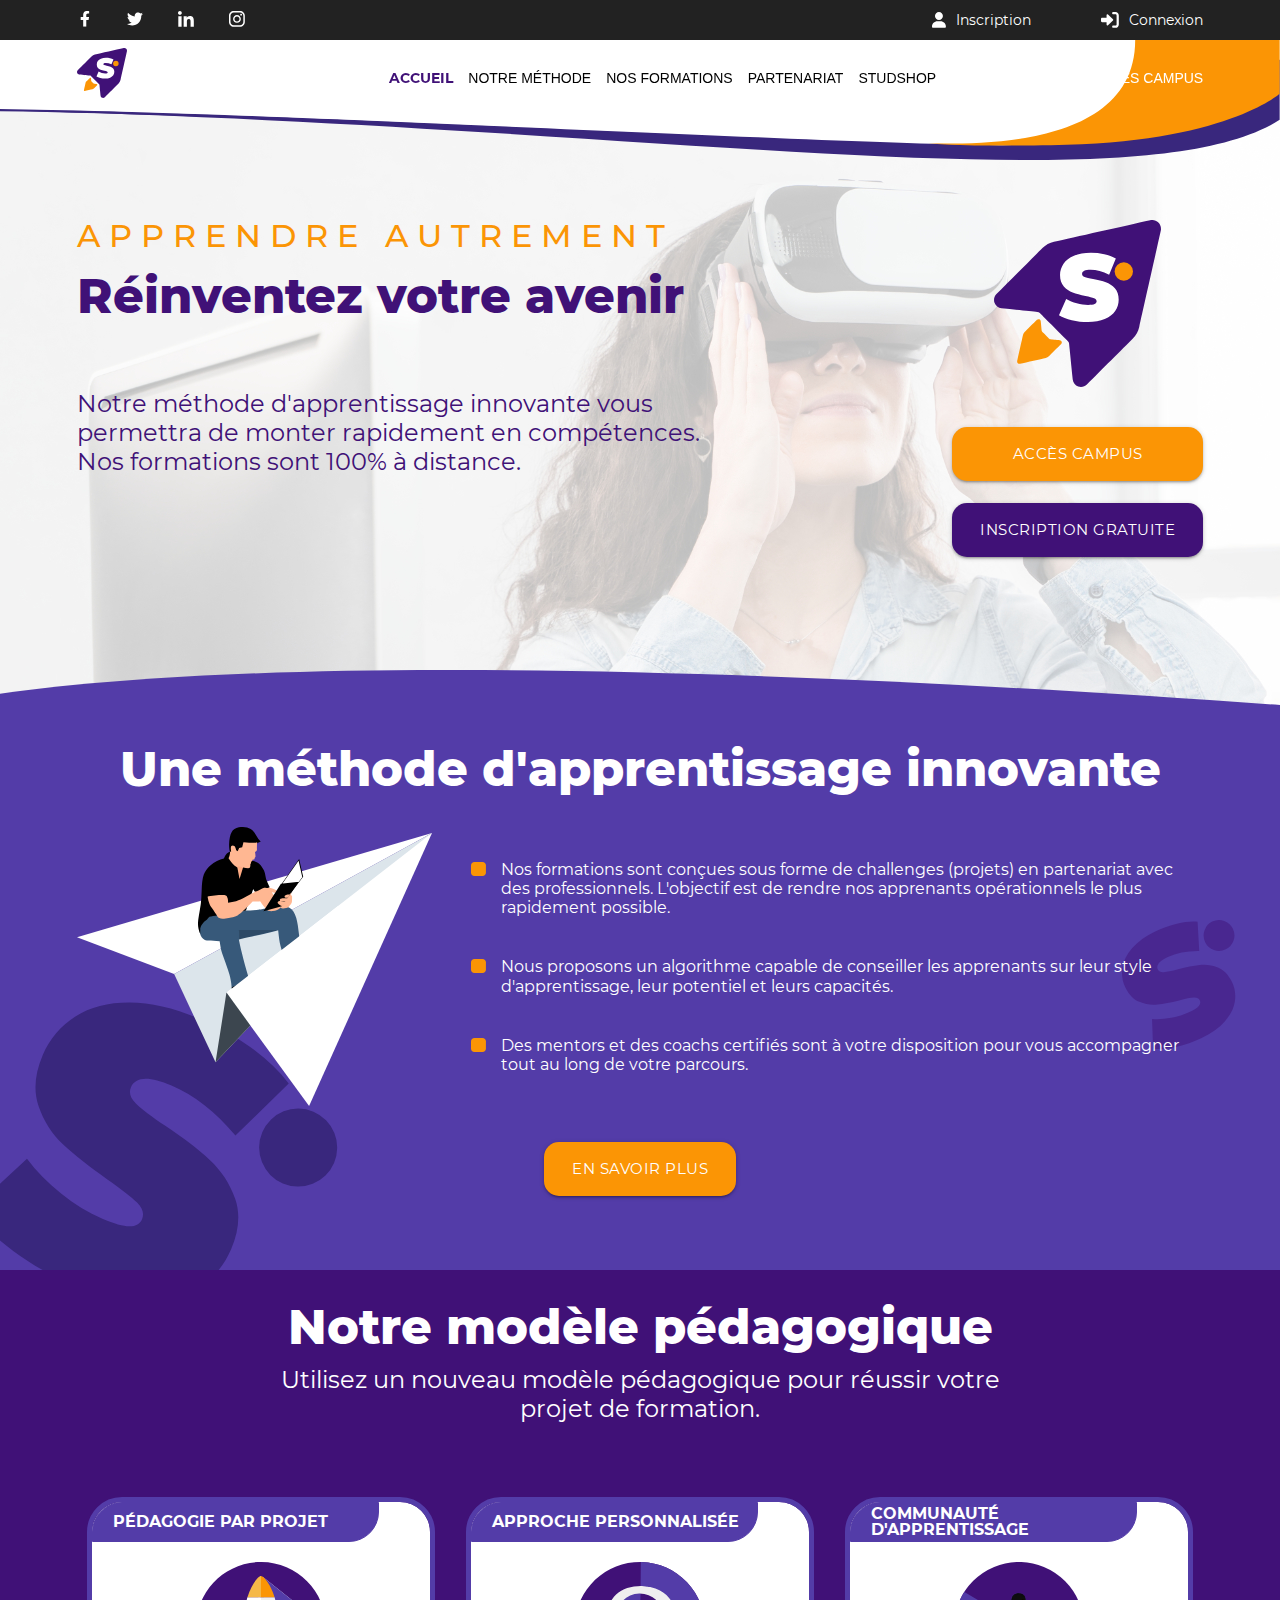
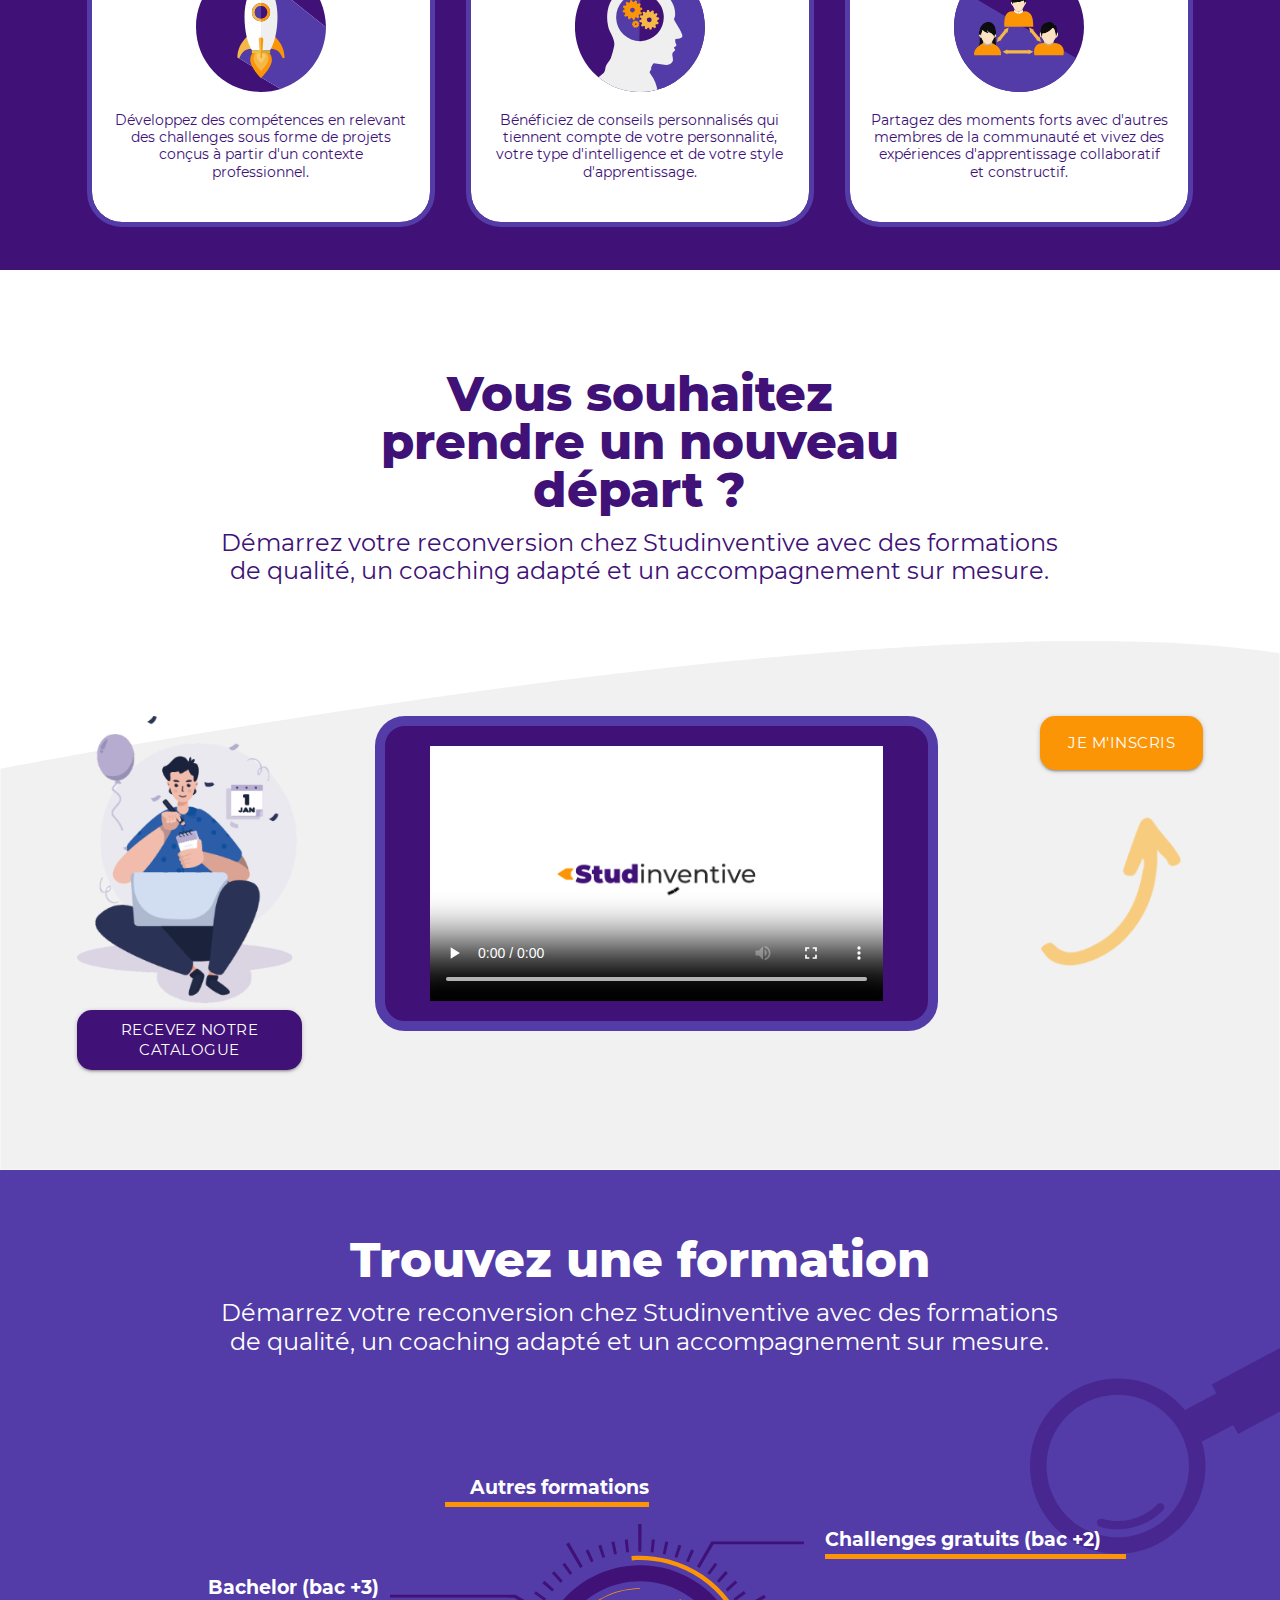
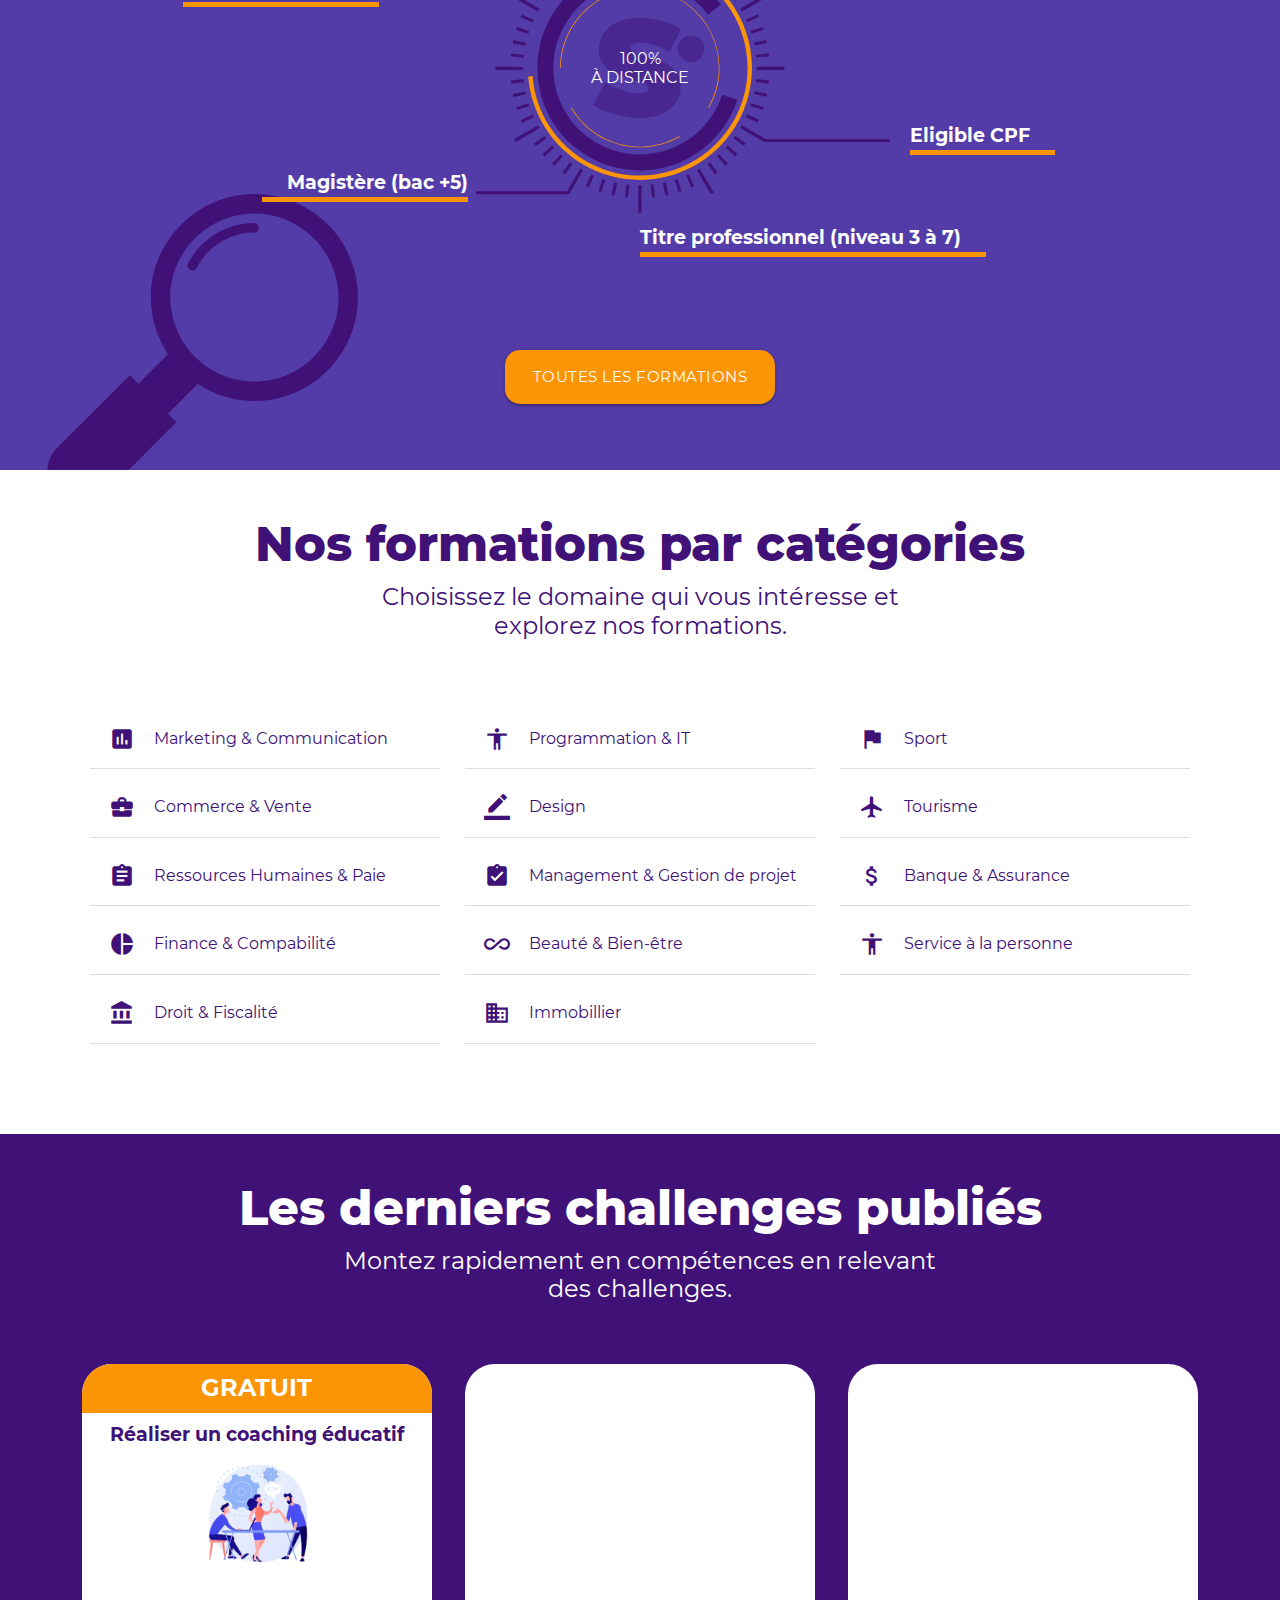
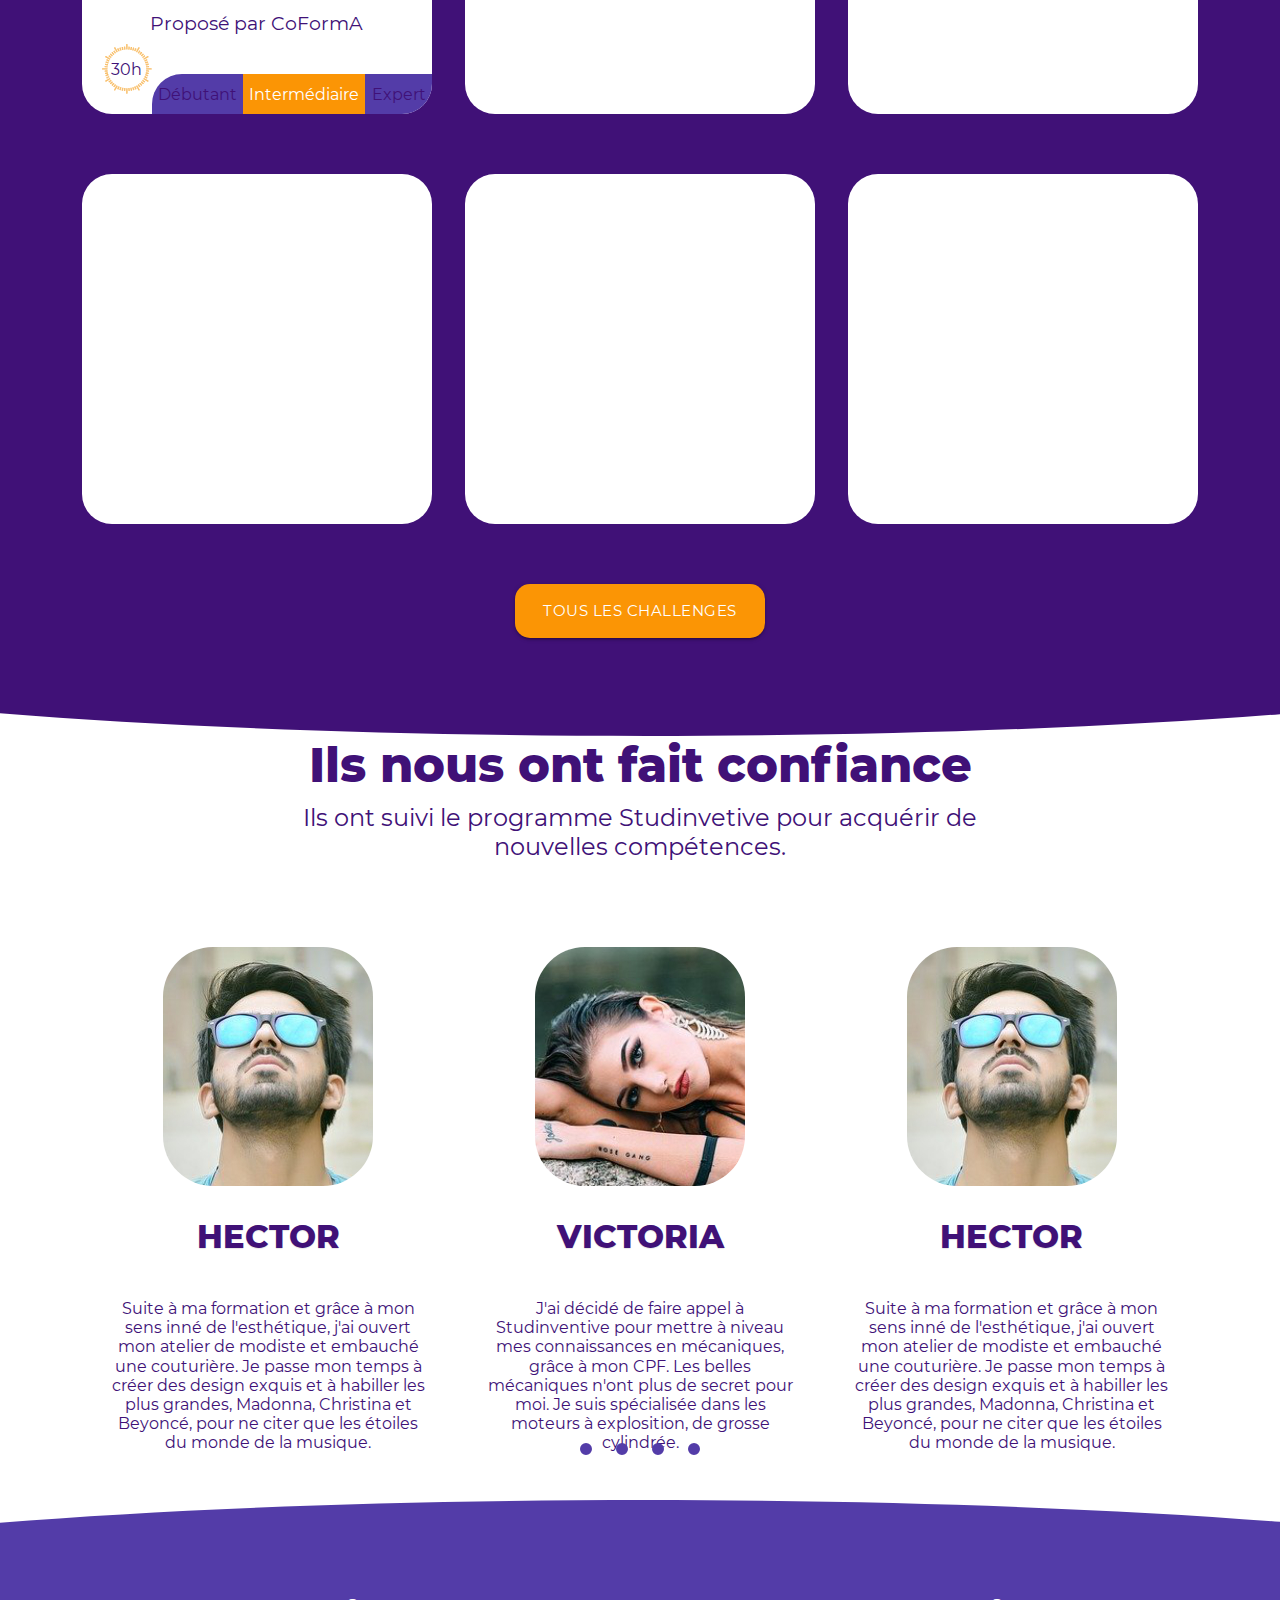
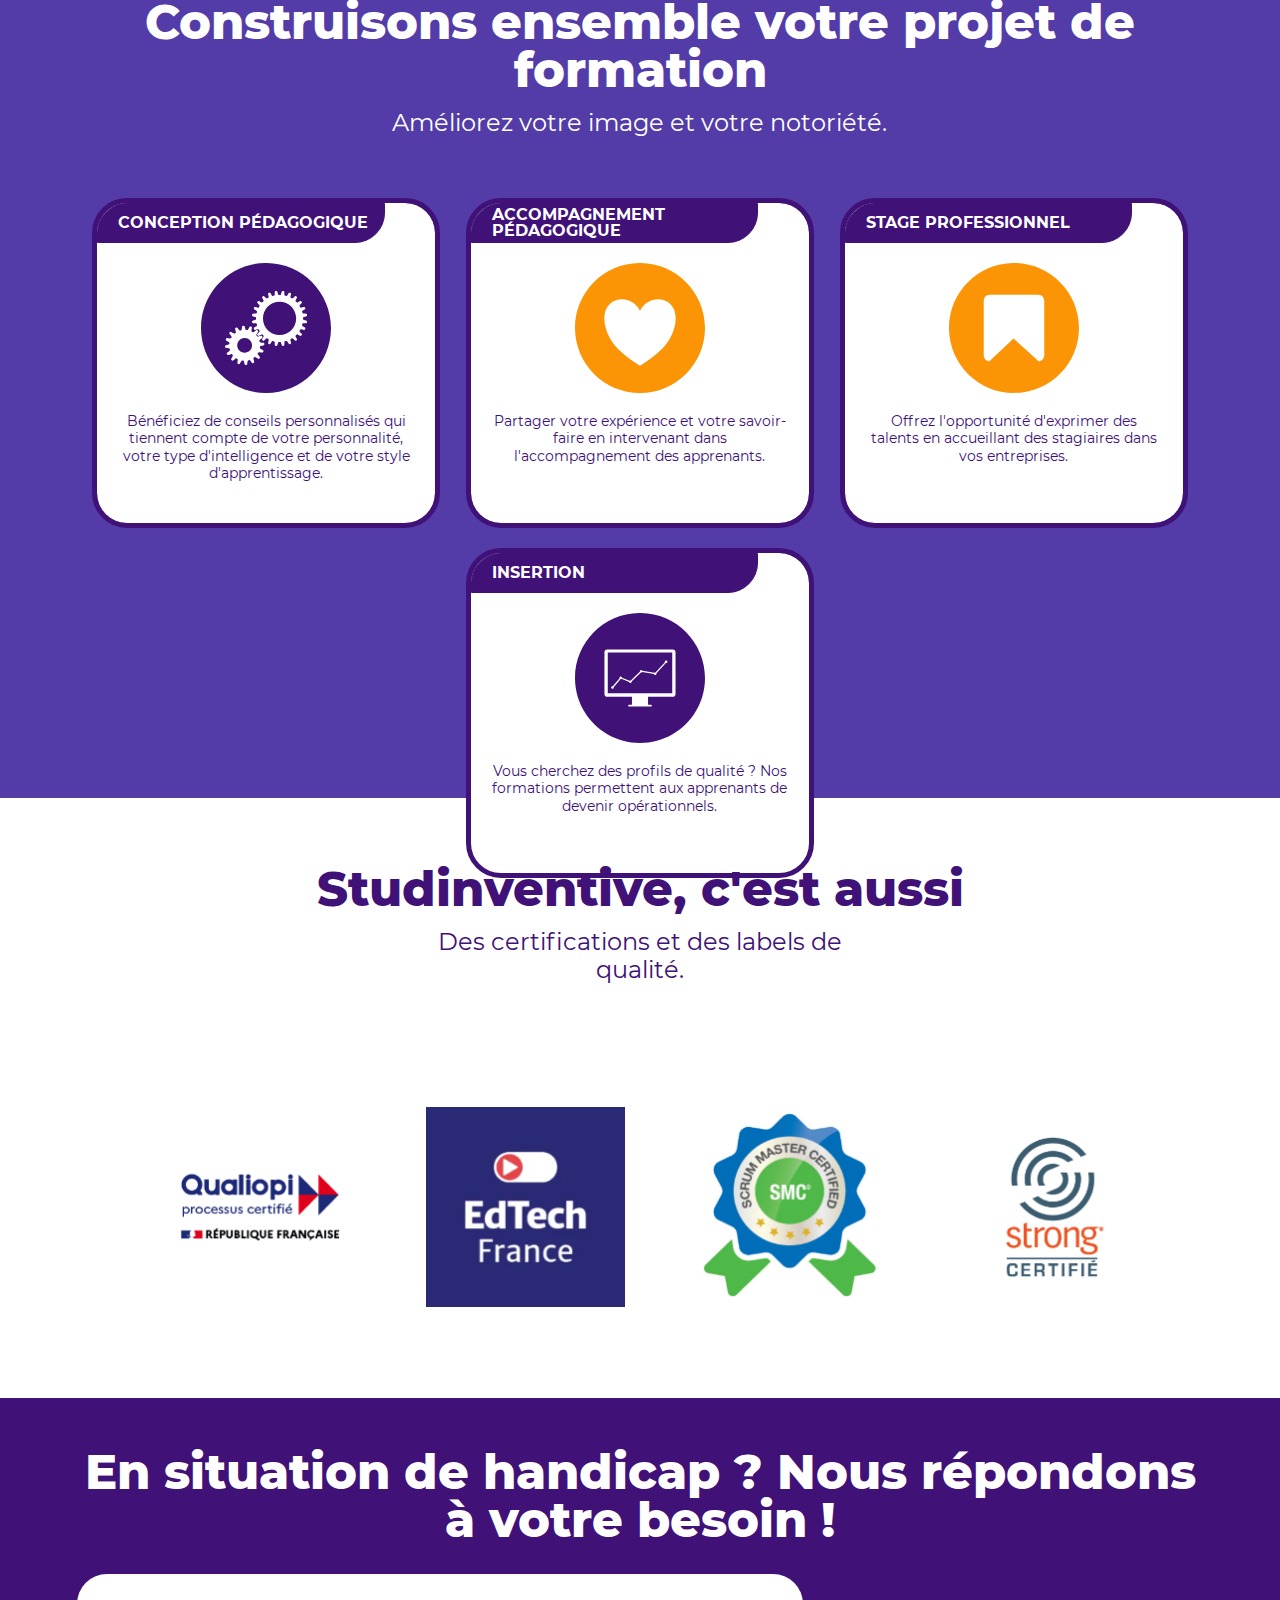
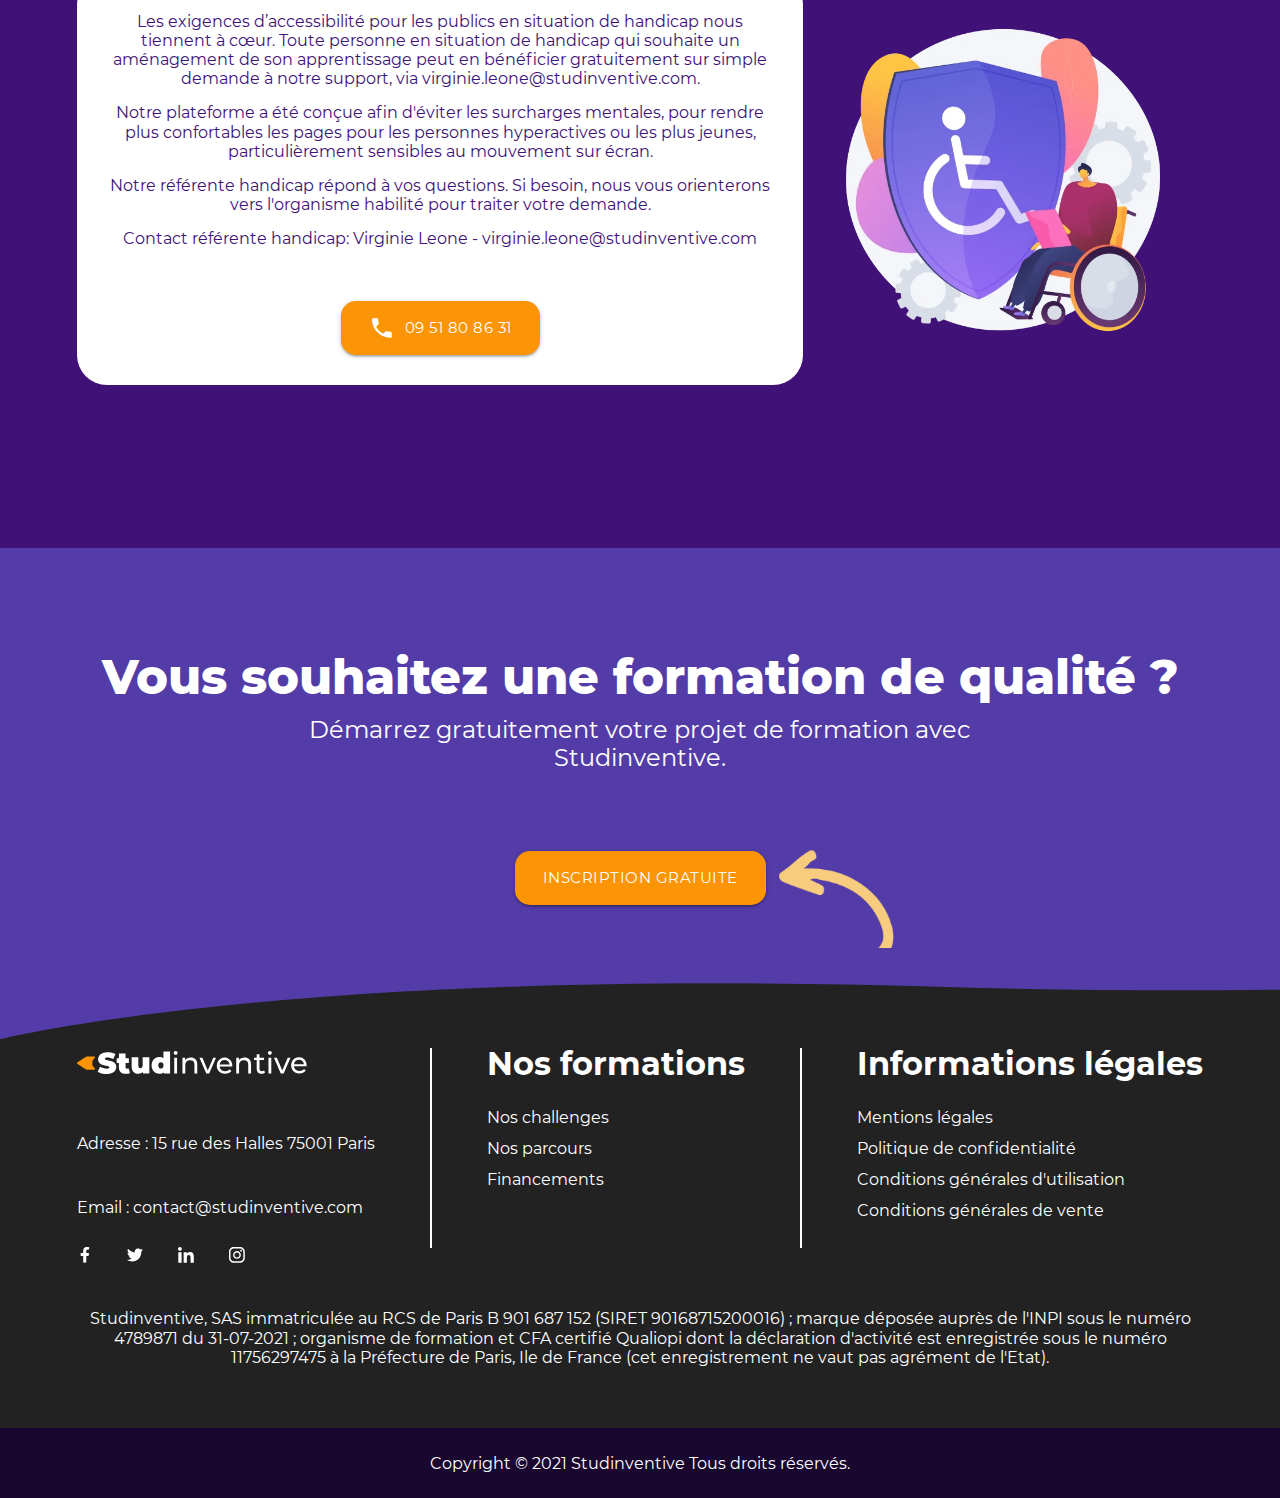
<file: index.html>
<!DOCTYPE html>
<html lang="fr">

<head>
    <meta charset="UTF-8">
    <meta http-equiv="X-UA-Compatible" content="IE=edge">
    <meta name="viewport" content="width=device-width, initial-scale=1.0">
    <link rel="stylesheet" href="css/materialize.css">
    <link rel="stylesheet" href="css/general.css">
    <link rel="stylesheet" href="css/accueil.css">
    <link rel="icon" href="images/logo_rocket.svg" />
    <link href="https://fonts.googleapis.com/icon?family=Material+Icons" rel="stylesheet">
    <script src="js/materialize.js" defer></script>
    <script src="js/header.js" defer></script>
    <script src="js/accueil.js" defer></script>
    <title>Studinventive : la formation révinventée</title>
</head>

<body>
    <div class="top_menu_bar">
        <div class="top_menu_bar_social">
            <a href="https://www.facebook.com/studinventive" target="_blank"><img src="images/facebook_icon.svg"
                    alt="Icone Facebook"></a>
            <a href="https://twitter.com/studinventive" target="_blank"><img src="images/twitter_icon.svg"
                    alt="Icone twitter"></a>
            <a href="https://www.linkedin.com/company/studinventive" target="_blank"><img src="images/linkedin_icon.svg"
                    alt="Icone LinkedIn"></a>
            <a href="https://www.instagram.com/studinventive/" target="_blank"><img src="images/instagram_icon.svg"
                    alt="Icone Instagram"></a>
        </div>
        <ul class="top_menu_bar_links">
            <li><a href=""><img src="images/account_icon.svg" alt="Icone compte">Inscription</a></li>
            <li><a href="connexion.html"><img src="images/connection_icon.svg" alt="Icone connexion">Connexion</a></li>
        </ul>
    </div>
    <header>
        <!-- mobile sidenav -->
        <div class="nav_container_mobile">
            <img class="nav_container_mobile_logo" src="images/logo_studinventive.svg" alt="Logo studinventive">
            <ul id="slide-out" class="sidenav">
                <li>
                    <div class="user-view">
                        <div class="background">
                        </div>
                    </div>
                </li>
                <li><a href="#!"><i class="material-icons color_purple">mode_edit</i>Inscription</a></li>
                <li><a href="connexion.html"><i class="material-icons color_orange">forward</i>Connexion</a></li>
                <li>
                    <div class="divider"></div>
                </li>
                <li class="subheader_row"><a class="subheader">Menu</a><a href="#!"
                        class="close_button_nav sidenav-close"></a></li>
                <li><a href="index.html" class="current_page">Accueil</a></li>
                <li><a href="notremethode.html">Notre méthode</a></li>
                <ul class="collapsible collapsible-accordion">
                    <li>
                        <a class="collapsible-header">Nos formations</a>
                        <div class="collapsible-body">
                            <ul id="" class="">
                                <li><a href="#!">Nos challenges</a></li>
                                <li><a href="#!">Bachelors (niveau Bac +3/4)</a></li>
                                <li><a href="#!">Magistère (niveau Bac +5)</a></li>
                                <li><a href="#!">Titres professionnels</a></li>
                                <li><a href="#!">Certifications Studinventive</a></li>
                                <li><a href="#!">Certifications langues (TOEIC)</a></li>
                                <li><a href="#!">Autres formations</a></li>
                                <li class="divider"></li>
                                <li><a href="entreprises.html">Offres entreprises</a></li>
                            </ul>
                        </div>
                    </li>
                </ul>
                <li><a href="partenariat.html">Partenariat</a></li>
                <li><a href="studshop.html">Studshop</a></li>
                <li class="nav_li_campus"><a href="connexion.html">Accès campus</a></li>
                <li>
                    <div class="divider"></div>
                </li>
                <li><a class="subheader">Suivez-nous</a></li>
                <li><a href="https://www.facebook.com/studinventive" target="_blank"><img
                            class="nav_container_mobile_social" src="images/facebook_icon.svg" alt="Icone Facebook"></a>
                </li>
                <li> <a href="https://twitter.com/studinventive" target="_blank"><img
                            class="nav_container_mobile_social" src="images/twitter_icon.svg" alt="Icone twitter"></a>
                </li>
                <li><a href="https://www.linkedin.com/company/studinventive" target="_blank"><img
                            class="nav_container_mobile_social" src="images/linkedin_icon.svg" alt="Icone LinkedIn"></a>
                </li>
                <li><a href="https://www.instagram.com/studinventive/" target="_blank"><img
                            class="nav_container_mobile_social" src="images/instagram_icon.svg"
                            alt="Icone Instagram"></a></li>
            </ul>
            <a href="#" data-target="slide-out" class="sidenav-trigger"><i class="material-icons">menu</i></a>
        </div>
        <!-- desktop nav -->
        <div class="nav_container">
            <a href="/index.html"><img class="nav_logo_studinventive" src="images/logo_studinventive.svg"
                    alt="Logo Studinventive"></a>
            <a href="/index.html"><img class="nav_logo_rocket" src="images/logo_rocket.svg"
                    alt="Logo Studinventive rocket"></a>
            <!-- ul dropdown1 = liste qui sert au dropdown "Formation" du nav -->
            <ul id="dropdown1" class="dropdown-content">
                <li><a href="#!">Nos challenges</a></li>
                <li><a href="#!">Bachelors (niveau Bac +3/4)</a></li>
                <li><a href="#!">Magistère (niveau Bac +5)</a></li>
                <li><a href="#!">Titres professionnels</a></li>
                <li><a href="#!">Certifications Studinventive</a></li>
                <li><a href="#!">Certifications langues (TOEIC)</a></li>
                <li><a href="#!">Autres formations</a></li>
                <li><a href="entreprises.html">Offres entreprises</a></li>
            </ul>
            <nav>
                <ul>
                    <li><a href="index.html" class="current_page">Accueil</a></li>
                    <li><a href="notremethode.html">Notre méthode</a></li>
                    <li><a class="dropdown-trigger" href="#!" data-target="dropdown1">Nos formations</a></li>
                    <li><a href="partenariat.html">Partenariat</a></li>
                    <li><a href="studshop.html">Studshop</a></li>
                    <li class="nav_li_campus"><a href="connexion.html">Accès campus</a></li>
                </ul>
            </nav>
        </div>
    </header>
    <main>
        <section class="landing_section">
            <div class="landing_section_left">
                <h1 class="slogan">Apprendre autrement</h1>
                <h2>Réinventez votre avenir</h2>
                <p>Notre méthode d'apprentissage innovante vous permettra de monter
                    rapidement en compétences. Nos formations sont 100% à distance.</p>
            </div>
            <div class="landing_section_right">
                <img src="images/logo_rocket.svg" alt="Logo Studinventive">
                <div class="landing_section_buttons">
                    <a href="connexion.html" class="waves-effect waves-light btn-large">Accès campus</a>
                    <a href="" class="waves-effect waves-light btn-large purple_btn">Inscription gratuite</a>
                </div>
            </div>
        </section>
        <section class="method_section">
            <h2>Une méthode d'apprentissage innovante</h2>
            <div class="method_section_content">
                <img src="images/method_image.svg" alt="Homme qui lit assis sur un avion en papier">
                <div class="method_section_s_right_element"></div>
                <ul>
                    <li> Nos formations sont conçues sous forme de challenges (projets) en partenariat avec des
                        professionnels. L'objectif est de rendre nos apprenants opérationnels le plus rapidement
                        possible.
                    </li>
                    <li>Nous proposons un algorithme capable de conseiller les apprenants sur leur style
                        d'apprentissage, leur potentiel et leurs capacités.
                    </li>
                    <li>Des mentors et des coachs certifiés sont à votre disposition pour vous accompagner tout
                        au
                        long de votre parcours.
                    </li>
                </ul>
            </div>
            <a href="notremethode.html" class="waves-effect waves-light btn-large">En savoir plus</a>
        </section>
        <section class="model_section">
            <div class="section_title">
                <h2>Notre modèle pédagogique</h2>
                <p>Utilisez un nouveau modèle pédagogique pour réussir votre projet de formation.</p>
            </div>
            <div class="model_section_card_container">
                <div class="card_model_1">
                    <h3>Pédagogie par projet</h3>
                    <img src="images/method1.svg" alt="Illustration d'une fusée">
                    <p>Développez des compétences en relevant des challenges sous forme de projets conçus à partir
                        d'un
                        contexte professionnel.</p>
                </div>
                <div class="card_model_1">
                    <h3>Approche personnalisée</h3>
                    <img src="images/method2.svg" alt="Illustration d'engrenage">
                    <p>Bénéficiez de conseils personnalisés qui tiennent compte de votre personnalité, votre type
                        d'intelligence et de votre style d'apprentissage.</p>
                </div>
                <div class="card_model_1">
                    <h3>Communauté d'apprentissage</h3>
                    <img src="images/method3.svg" alt="Illustration d'élèves">
                    <p>Partagez des moments forts avec d'autres membres de la communauté et vivez des expériences
                        d'apprentissage collaboratif et constructif.</p>
                </div>
            </div>
        </section>
        <section class="video_section">
            <div class="section_title">
                <h2>Vous souhaitez prendre un nouveau départ ?</h2>
                <p>Démarrez votre reconversion chez Studinventive avec des formations de qualité, un coaching adapté
                    et
                    un
                    accompagnement sur mesure.</p>
            </div>
            <div class="video_section_content">
                <div class="video_section_content_left">
                    <img src="images/planning_image.svg"
                        alt="illustration d'une femme démarrant une formation en ligne">
                    <a href="#modal_catalog_form"
                        class="waves-effect waves-light btn-large catalog_btn modal-trigger purple_btn">Recevez notre
                        catalogue</a>
                </div>
                <div class="video_frame">
                    <video class="presentation_video" width="" controls poster="images/poster_presentation_video.png">
                        <source src="images/presentation_video.mp4" type="video/mp4">
                        <source src="" type="video/webm">
                        <p>Votre navigateur ne prend pas en charge les vidéos HTML5.
                            Voici un <a href="">lien</a> pour télécharger la vidéo.</p>
                    </video>
                </div>
                <div class="video_section_content_right">
                    <a href="" class="waves-effect waves-light btn-large">Je m'inscris</a>
                    <img src="images/rounded_arrow_image.svg"
                        alt="illustration d'une flèche jaune arrondie qui se dirige vers le bouton inscription">
                </div>
            </div>
            <!-- Modal Structure -->
            <div id="modal_catalog_form" class="modal">
                <div class="modal-content">
                    <div class="catalog_form">
                        <a href="#!" class="close_button modal-close waves-effect waves-green btn-flat"></a>
                        <h3>Recevez notre catalogue de formations</h3>
                        <div class="row">
                            <form class="col s12" id="catalog_form" method="POST">
                                <div class="row">
                                    <div class="input-field col s6">
                                        <input id="first_name" type="text" class="validate">
                                        <label for="first_name">Prénom</label>
                                    </div>
                                    <div class="input-field col s6">
                                        <input id="last_name" type="text" class="validate">
                                        <label for="last_name">Nom</label>
                                    </div>
                                </div>
                                <div class="row">
                                    <div class="input-field col s12">
                                        <input id="email" type="email" class="validate">
                                        <label for="email">E-mail</label>
                                    </div>
                                </div>
                                <div class="row">
                                    <div class="input-field col s12">
                                        <input id="tel" type="tel" class="validate">
                                        <label for="tel">Téléphone</label>
                                    </div>
                                </div>
                            </form>
                        </div>
                        <!-- Reste à paramétrer l'action submit -->
                        <button class="btn-large waves-effect waves-light catalog_submit_btn" type="submit"
                            name="catalog_form">Envoyer
                            <i class="material-icons right">send</i>
                        </button>
                    </div>
                </div>
            </div>
        </section>
        <section class="training_section">
            <div class="section_title">
                <h2>Trouvez une formation</h2>
                <p>Démarrez votre reconversion chez Studinventive avec des formations de qualité, un coaching adapté
                    et
                    un accompagnement sur mesure.</p>
            </div>
            <div class="training_section_magnifying_glass_right_element"></div>
            <div class="training_menu">
                <ul>
                    <li><a id="training_menu_autres" href=""><span></span> Autres formations</a></li>
                    <li><a id="training_menu_challenges" href="">Challenges gratuits (bac +2)<span></span></a></li>
                    <li><a id="training_menu_magistere" href=""><span></span> Magistère (bac +5)</a></li>
                    <li><a id="training_menu_cpf" href="">Eligible CPF<span></span></a></li>
                    <li><a id="training_menu_bachelor" href=""><span></span>Bachelor (bac +3)</a></li>
                    <li><a id="training_menu_titrepro" href="">Titre professionnel (niveau 3 à 7)<span></span></a>
                    </li>
                </ul>
                <p class="training_menu_center"><span>100%</span><span>à distance</span></p>
            </div>
            <a href="" class="waves-effect waves-light btn-large">Toutes les formations</a>
        </section>
        <section class="categories_section">
            <div class="section_title">
                <h2>Nos formations par catégories</h2>
                <p>Choisissez le domaine qui vous intéresse et explorez nos formations.</p>
            </div>
            <div class="categories_container">
                <div class="categories_subcontainer">
                    <a class="collapsible-header"><i class="material-icons">assessment</i>Marketing &
                        Communication
                    </a>
                    <a class="collapsible-header"><i class="material-icons">business_center</i>Commerce &
                        Vente
                    </a>
                    <a class="collapsible-header"><i class="material-icons">assignment</i>Ressources
                        Humaines &
                        Paie
                    </a>
                    <a class="collapsible-header"><i class="material-icons">pie_chart</i>Finance &
                        Compabilité
                    </a>
                    <a class="collapsible-header"><i class="material-icons">account_balance</i>Droit &
                        Fiscalité
                    </a>
                </div>
                <div class="categories_subcontainer">
                    <a class="collapsible-header"><i class="material-icons">accessibility</i>Programmation &
                        IT
                    </a>
                    <a class="collapsible-header"><i class="material-icons">border_color</i>Design</a>
                    <a class="collapsible-header"><i class="material-icons">assignment_turned_in</i>Management
                        & Gestion de projet</a>
                    <a class="collapsible-header"><i class="material-icons">all_inclusive</i>Beauté &
                        Bien-être
                    </a>
                    <a class="collapsible-header"><i class="material-icons">domain</i>Immobillier</a>
                </div>
                <div class="categories_subcontainer">
                    <a class="collapsible-header"><i class="material-icons">flag</i>Sport</a>
                    <a class="collapsible-header"><i class="material-icons">airplanemode_active</i>Tourisme
                    </a>
                    <a class="collapsible-header"><i class="material-icons">attach_money</i>Banque &
                        Assurance
                    </a>
                    <a class="collapsible-header"><i class="material-icons">accessibility</i>Service à la
                        personne
                    </a>
                </div>
            </div>
        </section>
        <section class="challenge_section">
            <div class="section_title">
                <h2>Les derniers challenges publiés</h2>
                <p>Montez rapidement en compétences en relevant des challenges.</p>
            </div>
            <div class="challenges_container">
                <div class="card_model_2">
                    <p class="card_model_2_header">Gratuit</p>
                    <div class="card_model_2_content">
                        <h3>Réaliser un coaching éducatif</h3>
                        <img src="images/challenge_01.png" alt="Illustration du challenge">
                        <p class="card_model_2_provider">Proposé par CoFormA</p>
                        <div class="card_model_2_time">
                            <p>30</p>
                            <p>h</p>
                        </div>
                    </div>
                    <div class="card_model_2_level">
                        <!-- appliquer la classe "level_on" sur le niveau approprié -->
                        <p class="card_model_2_level_1">Débutant</p>
                        <p class="card_model_2_level_2 level_on">Intermédiaire</p>
                        <p class="card_model_2_level_3">Expert</p>
                    </div>
                </div>
                <div class="card_model_2"></div>
                <div class="card_model_2"></div>
                <div class="card_model_2"></div>
                <div class="card_model_2"></div>
                <div class="card_model_2"></div>
            </div>
            <a href="" class="waves-effect waves-light btn-large challenge_btn">Tous les challenges</a>
        </section>
        <section class="reviews_section">
            <div class="section_title">
                <h2>Ils nous ont fait confiance</h2>
                <p>Ils ont suivi le programme Studinvetive pour acquérir de nouvelles compétences.</p>
            </div>
            <div class="reviews_container">
                <div class="slider">
                    <input type="radio" name="slider" title="slide1" checked="checked" class="slider__nav" />
                    <input type="radio" name="slider" title="slide2" class="slider__nav" />
                    <input type="radio" name="slider" title="slide3" class="slider__nav" />
                    <input type="radio" name="slider" title="slide4" class="slider__nav" />
                    <div class="slider__inner">
                        <div class="slider__contents">
                            <div class="slider_review"><img class="slider__image" src="images/review_1.jpg"
                                    alt="Personne">
                                <h2 class="slider__caption">Hector</h2>
                                <p class="slider__txt">Suite à ma formation et grâce à mon sens inné
                                    de
                                    l'esthétique, j'ai ouvert mon atelier de modiste et embauché une
                                    couturière. Je passe mon temps à créer des design exquis et à habiller les plus
                                    grandes,
                                    Madonna, Christina et Beyoncé, pour ne citer que les étoiles du monde de la musique.
                                </p>
                            </div>
                            <div class="slider_review"><img class="slider__image" src="images/review_2.jpg"
                                    alt="Personne">
                                <h2 class="slider__caption">Victoria</h2>
                                <p class="slider__txt">J'ai décidé de faire appel à Studinventive pour mettre à niveau
                                    mes
                                    connaissances en mécaniques, grâce à mon CPF. Les belles mécaniques n'ont plus de
                                    secret
                                    pour moi. Je suis spécialisée dans les moteurs à explosition, de grosse cylindrée.
                                </p>
                            </div>
                            <div class="slider_review"><img class="slider__image" src="images/review_1.jpg"
                                    alt="Personne">
                                <h2 class="slider__caption">Hector</h2>
                                <p class="slider__txt">Suite à ma formation et grâce à mon sens inné
                                    de
                                    l'esthétique, j'ai ouvert mon atelier de modiste et embauché une
                                    couturière. Je passe mon temps à créer des design exquis et à habiller les plus
                                    grandes,
                                    Madonna, Christina et Beyoncé, pour ne citer que les étoiles du monde de la musique.
                                </p>
                            </div>
                        </div>
                        <div class="slider__contents">
                            <div class="slider_review"><img class="slider__image" src="images/review_1.jpg"
                                    alt="Personne">
                                <h2 class="slider__caption">Hector</h2>
                                <p class="slider__txt">Suite à ma formation et grâce à mon sens inné
                                    de
                                    l'esthétique, j'ai ouvert mon atelier de modiste et embauché une
                                    couturière. Je passe mon temps à créer des design exquis et à habiller les plus
                                    grandes,
                                    Madonna, Christina et Beyoncé, pour ne citer que les étoiles du monde de la musique.
                                </p>
                            </div>
                            <div class="slider_review"><img class="slider__image" src="images/review_2.jpg"
                                    alt="Personne">
                                <h2 class="slider__caption">Victoria</h2>
                                <p class="slider__txt">J'ai décidé de faire appel à Studinventive pour mettre à niveau
                                    mes
                                    connaissances en mécaniques, grâce à mon CPF. Les belles mécaniques n'ont plus de
                                    secret
                                    pour moi. Je suis spécialisée dans les moteurs à explosition, de grosse cylindrée.
                                </p>
                            </div>
                            <div class="slider_review"><img class="slider__image" src="images/review_1.jpg"
                                    alt="Personne">
                                <h2 class="slider__caption">Hector</h2>
                                <p class="slider__txt">Suite à ma formation et grâce à mon sens inné
                                    de
                                    l'esthétique, j'ai ouvert mon atelier de modiste et embauché une
                                    couturière. Je passe mon temps à créer des design exquis et à habiller les plus
                                    grandes,
                                    Madonna, Christina et Beyoncé, pour ne citer que les étoiles du monde de la musique.
                                </p>
                            </div>
                        </div>
                        <div class="slider__contents">
                            <div class="slider_review"><img class="slider__image" src="images/review_1.jpg"
                                    alt="Personne">
                                <h2 class="slider__caption">Hector</h2>
                                <p class="slider__txt">Suite à ma formation et grâce à mon sens inné
                                    de
                                    l'esthétique, j'ai ouvert mon atelier de modiste et embauché une
                                    couturière. Je passe mon temps à créer des design exquis et à habiller les plus
                                    grandes,
                                    Madonna, Christina et Beyoncé, pour ne citer que les étoiles du monde de la musique.
                                </p>
                            </div>
                            <div class="slider_review"><img class="slider__image" src="images/review_2.jpg"
                                    alt="Personne">
                                <h2 class="slider__caption">Victoria</h2>
                                <p class="slider__txt">J'ai décidé de faire appel à Studinventive pour mettre à niveau
                                    mes
                                    connaissances en mécaniques, grâce à mon CPF. Les belles mécaniques n'ont plus de
                                    secret
                                    pour moi. Je suis spécialisée dans les moteurs à explosition, de grosse cylindrée.
                                </p>
                            </div>
                            <div class="slider_review"><img class="slider__image" src="images/review_1.jpg"
                                    alt="Personne">
                                <h2 class="slider__caption">Hector</h2>
                                <p class="slider__txt">Suite à ma formation et grâce à mon sens inné
                                    de
                                    l'esthétique, j'ai ouvert mon atelier de modiste et embauché une
                                    couturière. Je passe mon temps à créer des design exquis et à habiller les plus
                                    grandes,
                                    Madonna, Christina et Beyoncé, pour ne citer que les étoiles du monde de la musique.
                                </p>
                            </div>
                        </div>
                        <div class="slider__contents">
                            <div class="slider_review"><img class="slider__image" src="images/review_1.jpg"
                                    alt="Personne">
                                <h2 class="slider__caption">Hector</h2>
                                <p class="slider__txt">Suite à ma formation et grâce à mon sens inné
                                    de
                                    l'esthétique, j'ai ouvert mon atelier de modiste et embauché une
                                    couturière. Je passe mon temps à créer des design exquis et à habiller les plus
                                    grandes,
                                    Madonna, Christina et Beyoncé, pour ne citer que les étoiles du monde de la musique.
                                </p>
                            </div>
                            <div class="slider_review"><img class="slider__image" src="images/review_2.jpg"
                                    alt="Personne">
                                <h2 class="slider__caption">Victoria</h2>
                                <p class="slider__txt">J'ai décidé de faire appel à Studinventive pour mettre à niveau
                                    mes
                                    connaissances en mécaniques, grâce à mon CPF. Les belles mécaniques n'ont plus de
                                    secret
                                    pour moi. Je suis spécialisée dans les moteurs à explosition, de grosse cylindrée.
                                </p>
                            </div>
                            <div class="slider_review"><img class="slider__image" src="images/review_1.jpg"
                                    alt="Personne">
                                <h2 class="slider__caption">Hector</h2>
                                <p class="slider__txt">Suite à ma formation et grâce à mon sens inné
                                    de
                                    l'esthétique, j'ai ouvert mon atelier de modiste et embauché une
                                    couturière. Je passe mon temps à créer des design exquis et à habiller les plus
                                    grandes,
                                    Madonna, Christina et Beyoncé, pour ne citer que les étoiles du monde de la musique.
                                </p>
                            </div>
                        </div>

                    </div>
                </div>
            </div>

        </section>
        <section class="project_section">
            <div class="section_title">
                <h2>Construisons ensemble votre projet de formation</h2>
                <p>Améliorez votre image et votre notoriété.</p>
            </div>
            <div class="project_card_container">
                <div class="card_model_1">
                    <h3>Conception pédagogique</h3>
                    <img src="images/gear.svg" alt="illustration d'un engrenage">
                    <p>Bénéficiez de conseils personnalisés qui tiennent compte de votre personnalité, votre type
                        d'intelligence et de votre style d'apprentissage.</p>
                </div>
                <div class="card_model_1">
                    <h3>Accompagnement pédagogique</h3>
                    <img src="images/heart.svg" alt="illustration d'un coeur">
                    <p>Partager votre expérience et votre savoir-faire en intervenant dans l'accompagnement des
                        apprenants.</p>
                </div>
                <div class="card_model_1">
                    <h3>Stage professionnel</h3>
                    <img src="images/bookmark.svg" alt="illustration d'un fanion">
                    <p>Offrez l'opportunité d'exprimer des talents en accueillant des stagiaires dans vos
                        entreprises.
                    </p>
                </div>
                <div class="card_model_1">
                    <h3>Insertion</h3>
                    <img src="images/curve.svg" alt="illustration d'un graphique">
                    <p>Vous cherchez des profils de qualité ? Nos formations permettent aux apprenants de devenir
                        opérationnels.</p>
                </div>
            </div>
        </section>
        <section class="more_section">
            <div class="section_title">
                <h2>Studinventive, c'est aussi</h2>
                <p>Des certifications et des labels de qualité.</p>
            </div>
            <div class="marquee">
                <ul class="marquee-content">
                    <li><img src="images/label1.png" alt=""></li>
                    <li><img src="images/label2.png" alt=""></li>
                    <li><img src="images/label3.png" alt=""></li>
                    <li><img src="images/label4.png" alt=""></li>
                    <li><img src="images/label5.png" alt=""></li>
                    <li><img src="images/label6.png" alt=""></li>
                </ul>
            </div>
        </section>
        <section class="handicap_section">
            <div class="section_title">
                <h2>En situation de handicap ? Nous répondons à votre besoin !</h2>
            </div>
            <div class="handicap_container">
                <div class="handicap_container_left">
                    <div class="handicap_container_left_text">
                        <p class="handicap_text">Les exigences d’accessibilité pour les publics en situation de handicap
                            nous tiennent à cœur. Toute personne en situation de handicap qui souhaite un aménagement de
                            son
                            apprentissage peut en bénéficier gratuitement sur simple demande à notre support, via
                            virginie.leone@studinventive.com.</p>
                        <p class="handicap_text">Notre plateforme a été conçue afin d'éviter les surcharges mentales,
                            pour
                            rendre plus confortables les pages pour les personnes hyperactives ou les plus jeunes,
                            particulièrement sensibles au mouvement sur écran.</p>
                        <p class="handicap_text">Notre référente handicap répond à vos questions. Si besoin, nous vous
                            orienterons vers l'organisme habilité pour traiter votre demande.</p>
                        <p class="handicap_contact">Contact référente handicap: Virginie Leone -
                            virginie.leone@studinventive.com</p>
                    </div>
                    <a href="tel:+33951808631" class="waves-effect waves-light btn-large handicap_button"><i
                            class="material-icons">call</i>09 51 80 86 31</a>
                </div>
                <div class="handicap_container_right">
                    <img class="handicap_section_img" src="images/handicap.webp"
                        alt="illustration d'un étudiant en situation de handicap">
                </div>
            </div>
        </section>
        <section class="cta_section">
            <div class="section_title">
                <h2>Vous souhaitez une formation de qualité ?</h2>
                <p>Démarrez gratuitement votre projet de formation avec Studinventive.</p>
            </div>
            <div class="cta_section_content">
                <a href="" class="waves-effect waves-light btn-large">Inscription gratuite</a>
                <img src="images/rounded_arrow_image.svg" alt="Flèche">
            </div>
        </section>
    </main>
    <footer>
        <div class="footer_container">
            <div class="footer_container_left">
                <img class="footer_logo_studinventive" src="images/logo_studinventive_blanc.svg"
                    alt="Logo Studinventive en noir et blanc">
                <div class="footer_contact">
                    <p>Adresse : 15 rue des Halles 75001 Paris</p>
                    <p>Email : contact@studinventive.com</p>
                </div>
                <div class="footer_social">
                    <a href="https://www.facebook.com/studinventive" target="_blank"><img src="images/facebook_icon.svg"
                            alt="Icone Facebook"></a>
                    <a href="https://twitter.com/studinventive" target="_blank"><img src="images/twitter_icon.svg"
                            alt="Icone twitter"></a>
                    <a href="https://www.linkedin.com/company/studinventive" target="_blank"><img
                            src="images/linkedin_icon.svg" alt="Icone LinkedIn"></a>
                    <a href="https://www.instagram.com/studinventive/" target="_blank"><img
                            src="images/instagram_icon.svg" alt="Icone Instagram"></a>
                </div>
            </div>
            <div class="footer_white_line"></div>
            <div class="footer_container_middle">
                <h3>Nos formations</h3>
                <ul>
                    <li><a href="">Nos challenges</a></li>
                    <li><a href="">Nos parcours</a></li>
                    <li><a href="">Financements</a></li>
                </ul>
            </div>
            <div class="footer_white_line"></div>
            <div class="footer_container_right">
                <h3>Informations légales</h3>
                <ul>
                    <li><a href="">Mentions légales</a></li>
                    <li><a href="">Politique de confidentialité</a></li>
                    <li><a href="">Conditions générales d'utilisation</a></li>
                    <li><a href="">Conditions générales de vente</a></li>
                </ul>
            </div>
        </div>
        <div class="footer_container_bottom">
            <p>Studinventive, SAS immatriculée au RCS de Paris B 901 687 152 &#40;SIRET 90168715200016&#41; ; marque
                déposée
                auprès de l'INPI sous le numéro 4789871 du 31-07-2021 ; organisme de formation et CFA certifié
                Qualiopi dont la déclaration d'activité est enregistrée sous le numéro 11756297475 à la Préfecture
                de Paris, Ile de France &#40;cet enregistrement ne vaut pas agrément de l'Etat&#41;.</p>
        </div>
        <div class="copyright">
            <p>Copyright © 2021 Studinventive Tous droits réservés.</p>
        </div>
    </footer>
</body>

</html>
</file>
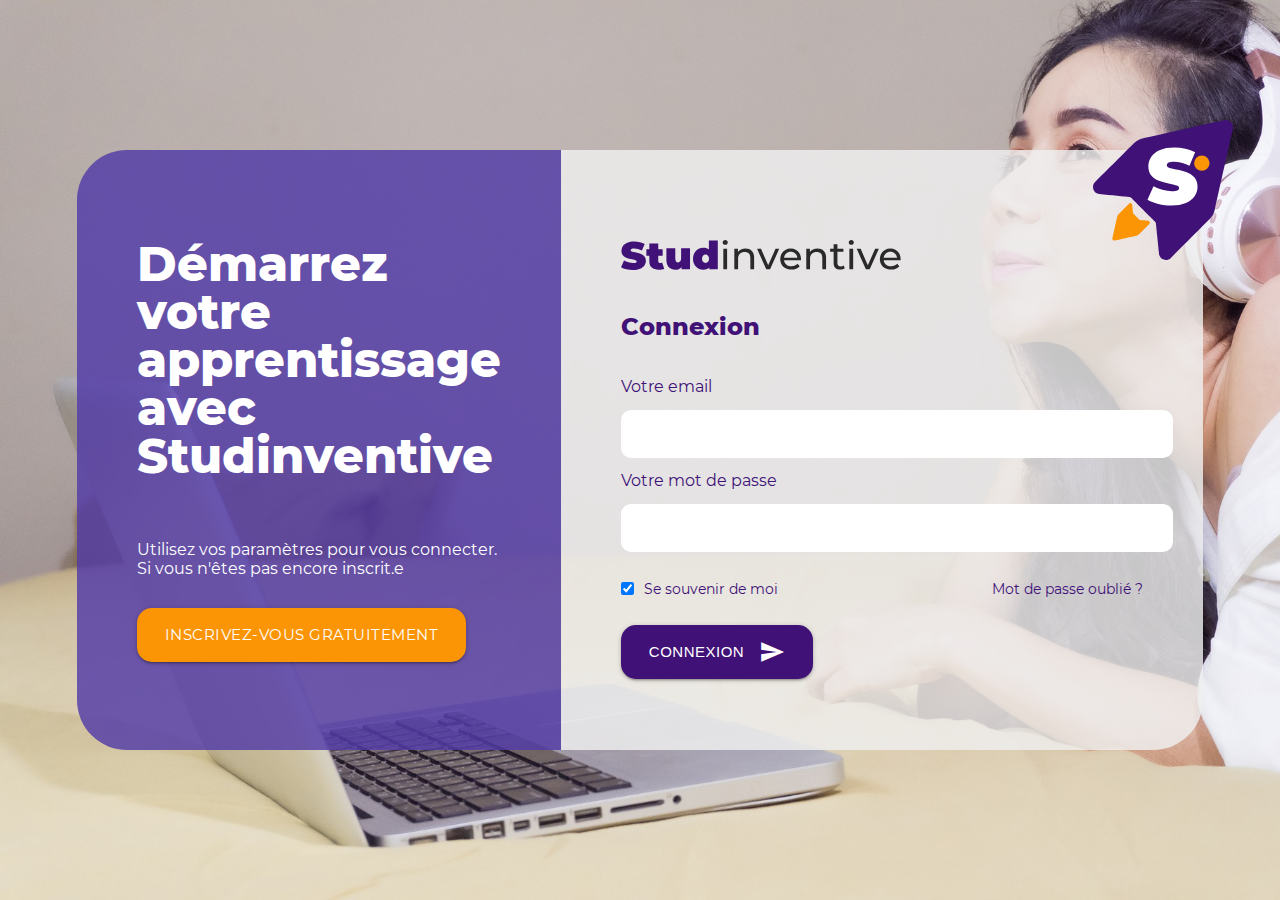
<file: connexion.html>
<!DOCTYPE html>
<html lang="en">

<head>
    <meta charset="UTF-8">
    <meta http-equiv="X-UA-Compatible" content="IE=edge">
    <meta name="viewport" content="width=device-width, initial-scale=1.0">
    <script src="js/materialize.js" defer></script>
    <link rel="stylesheet" href="css/materialize.css">
    <link rel="stylesheet" href="css/general.css">
    <link rel="stylesheet" href="css/connexion.css">
    <link href="https://fonts.googleapis.com/icon?family=Material+Icons" rel="stylesheet">

    <title>Connexion</title>
</head>

<body>
    <div class="connection_section">
        <img class="rocket" src="images/logo_rocket.svg" alt="Logo fusée">
        <div class="register">
            <h1>Démarrez votre apprentissage avec Studinventive</h1>
            <p>Utilisez vos paramètres pour vous connecter. Si vous n'êtes pas encore inscrit.e</p>
            <a href="" class="waves-effect waves-light btn-large">Inscrivez-vous gratuitement</a>
        </div>
        <div class="signin"><img src="images/logo_studinventive.svg" alt="Logo Studinventive">
            <h2>Connexion</h2>
            <form action="">
                <label for="first_name">Votre email<input id="email" type="text" class="validate"></label>
                <label for="first_name">Votre mot de passe<input id="password" type="password" class="validate"></label>
                <div class="options">
                    <label for="box"><input type="checkbox" class="" id="box" checked="checked" />Se souvenir de
                        moi</label>
                    <a href="">Mot de passe oublié ?</a>
                </div>
                <button class="btn-large waves-effect waves-light catalog_submit_btn purple_btn" type="submit"
                    name="catalog_form">Connexion
                    <i class="material-icons right">send</i>
                </button>
            </form>
        </div>
    </div>

</body>

</html>
</file>
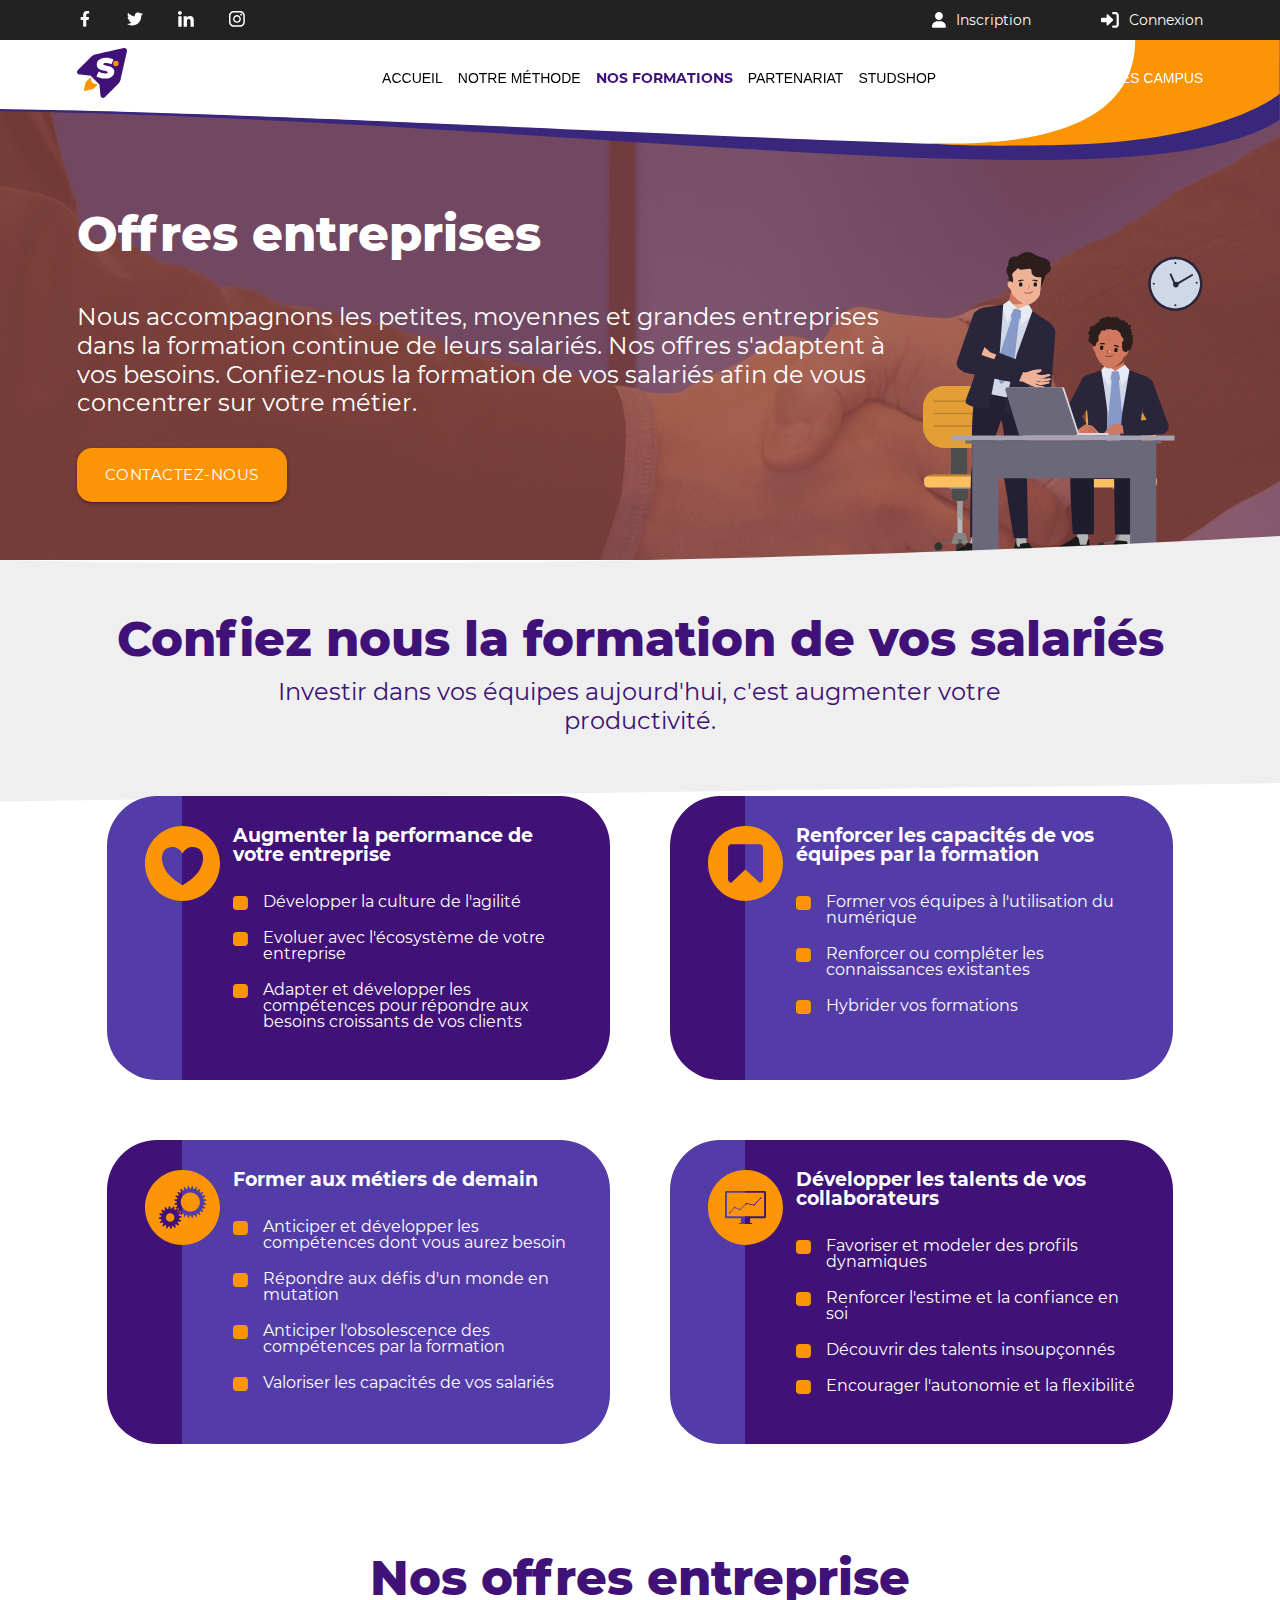
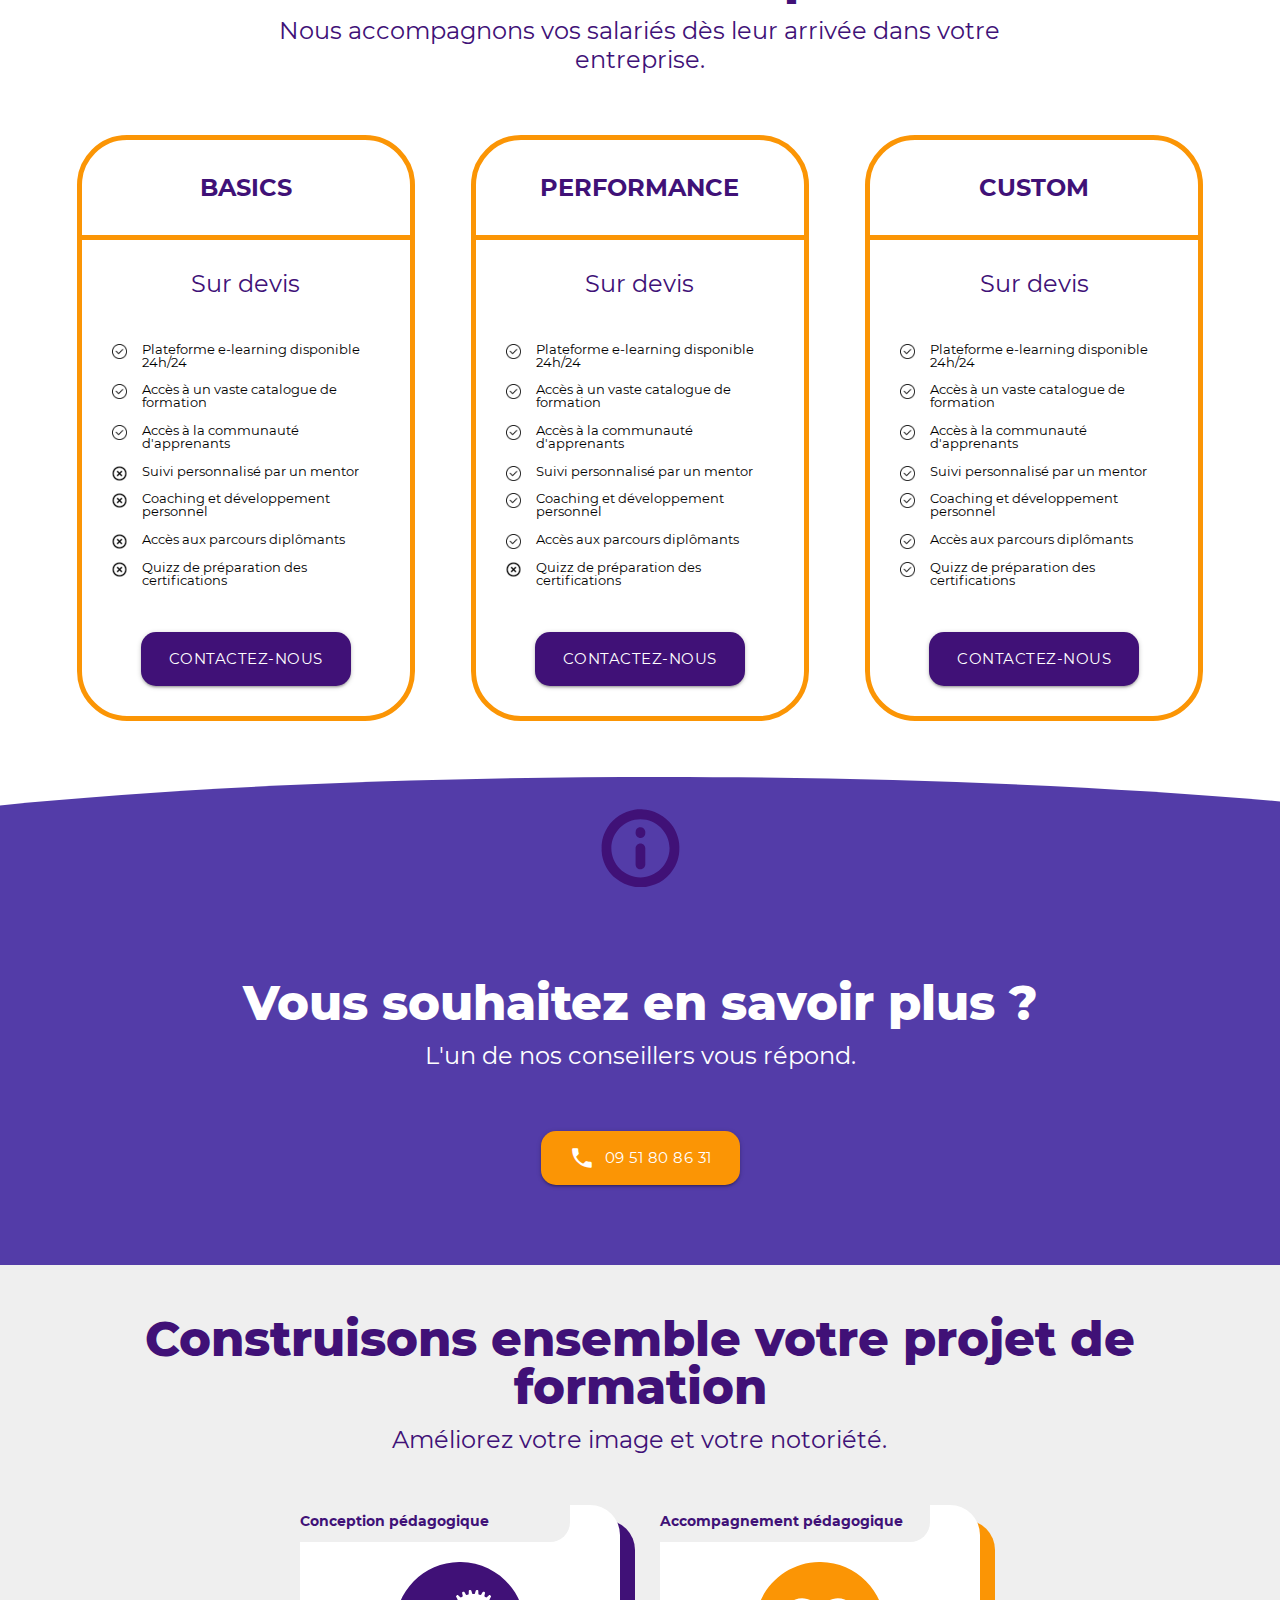
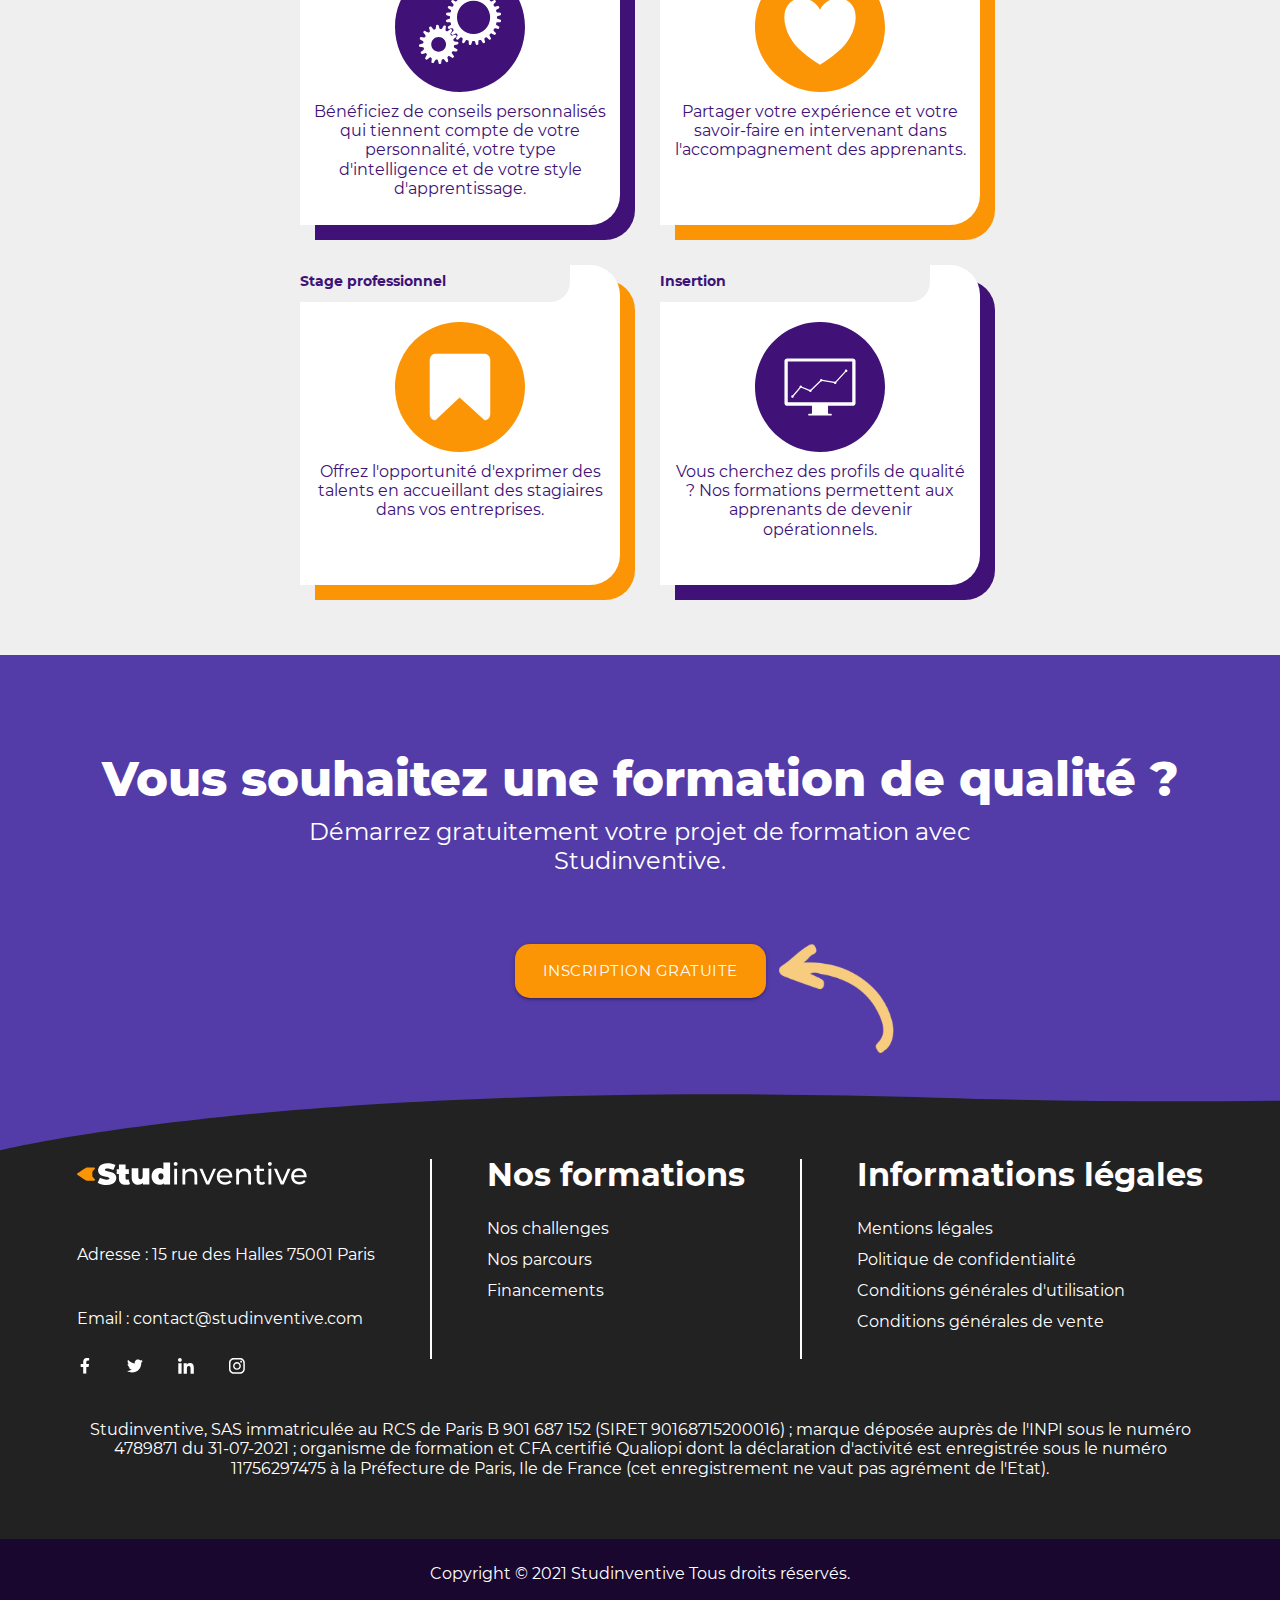
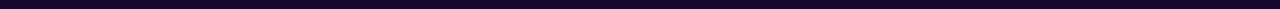
<file: entreprises.html>
<!DOCTYPE html>
<html lang="fr">

<head>
    <meta charset="UTF-8">
    <meta http-equiv="X-UA-Compatible" content="IE=edge">
    <meta name="viewport" content="width=device-width, initial-scale=1.0">
    <link rel="stylesheet" href="css/materialize.css">
    <link rel="stylesheet" href="css/general.css">
    <link rel="stylesheet" href="css/entreprises.css">
    <link rel="icon" href="images/logo_rocket.svg" />
    <link href="https://fonts.googleapis.com/icon?family=Material+Icons" rel="stylesheet">
    <script src="js/materialize.js" defer></script>
    <script src="js/header.js" defer></script>
    <title>Studinventive : Offres entreprises</title>
</head>

<body>
    <div class="top_menu_bar">
        <div class="top_menu_bar_social">
            <a href="https://www.facebook.com/studinventive" target="_blank"><img src="images/facebook_icon.svg"
                    alt="Icone Facebook"></a>
            <a href="https://twitter.com/studinventive" target="_blank"><img src="images/twitter_icon.svg"
                    alt="Icone twitter"></a>
            <a href="https://www.linkedin.com/company/studinventive" target="_blank"><img src="images/linkedin_icon.svg"
                    alt="Icone LinkedIn"></a>
            <a href="https://www.instagram.com/studinventive/" target="_blank"><img src="images/instagram_icon.svg"
                    alt="Icone Instagram"></a>
        </div>
        <ul class="top_menu_bar_links">
            <li><a href=""><img src="images/account_icon.svg" alt="Icone compte">Inscription</a></li>
            <li><a href="connexion.html"><img src="images/connection_icon.svg" alt="Icone connexion">Connexion</a></li>
        </ul>
    </div>
    <header>
        <!-- mobile sidenav -->
        <div class="nav_container_mobile">
            <img class="nav_container_mobile_logo" src="images/logo_studinventive.svg" alt="Logo studinventive">
            <ul id="slide-out" class="sidenav">
                <li>
                    <div class="user-view">
                        <div class="background">
                        </div>
                    </div>
                </li>
                <li><a href="#!"><i class="material-icons color_purple">mode_edit</i>Inscription</a></li>
                <li><a href="connexion.html"><i class="material-icons color_orange">forward</i>Connexion</a></li>
                <li>
                    <div class="divider"></div>
                </li>
                <li class="subheader_row"><a class="subheader">Menu</a><a href="#!"
                        class="close_button_nav sidenav-close"></a>
                </li>
                <li><a href="index.html" class="current_page">Accueil</a></li>
                <li><a href="notremethode.html">Notre méthode</a></li>
                <ul class="collapsible collapsible-accordion">
                    <li>
                        <a class="collapsible-header">Nos formations</a>
                        <div class="collapsible-body">
                            <ul id="" class="">
                                <li><a href="#!">Nos challenges</a></li>
                                <li><a href="#!">Bachelors (niveau Bac +3/4)</a></li>
                                <li><a href="#!">Magistère (niveau Bac +5)</a></li>
                                <li><a href="#!">Titres professionnels</a></li>
                                <li><a href="#!">Certifications Studinventive</a></li>
                                <li><a href="#!">Certifications langues (TOEIC)</a></li>
                                <li><a href="#!">Autres formations</a></li>
                                <li class="divider"></li>
                                <li><a href="entreprises.html">Offres entreprises</a></li>
                            </ul>
                        </div>
                    </li>
                </ul>
                <li><a href="partenariat.html">Partenariat</a></li>
                <li><a href="studshop.html">Studshop</a></li>
                <li class="nav_li_campus"><a href="connexion.html">Accès campus</a></li>
                <li>
                    <div class="divider"></div>
                </li>
                <li><a class="subheader">Suivez-nous</a></li>
                <li><a href="https://www.facebook.com/studinventive" target="_blank"><img
                            class="nav_container_mobile_social" src="images/facebook_icon.svg" alt="Icone Facebook"></a>
                </li>
                <li> <a href="https://twitter.com/studinventive" target="_blank"><img
                            class="nav_container_mobile_social" src="images/twitter_icon.svg" alt="Icone twitter"></a>
                </li>
                <li><a href="https://www.linkedin.com/company/studinventive" target="_blank"><img
                            class="nav_container_mobile_social" src="images/linkedin_icon.svg" alt="Icone LinkedIn"></a>
                </li>
                <li><a href="https://www.instagram.com/studinventive/" target="_blank"><img
                            class="nav_container_mobile_social" src="images/instagram_icon.svg"
                            alt="Icone Instagram"></a></li>
            </ul>
            <a href="#" data-target="slide-out" class="sidenav-trigger"><i class="material-icons">menu</i></a>
        </div>
        <!-- desktop nav -->
        <div class="nav_container">
            <a href="/index.html"><img class="nav_logo_studinventive" src="images/logo_studinventive.svg"
                    alt="Logo Studinventive"></a>
            <a href="/index.html"><img class="nav_logo_rocket" src="images/logo_rocket.svg"
                    alt="Logo Studinventive rocket"></a>
            <!-- ul dropdown1 = liste qui sert au dropdown "Formation" du nav -->
            <ul id="dropdown1" class="dropdown-content">
                <li><a href="#!">Nos challenges</a></li>
                <li><a href="#!">Bachelors (niveau Bac +3/4)</a></li>
                <li><a href="#!">Magistère (niveau Bac +5)</a></li>
                <li><a href="#!">Titres professionnels</a></li>
                <li><a href="#!">Certifications Studinventive</a></li>
                <li><a href="#!">Certifications langues (TOEIC)</a></li>
                <li><a href="#!">Autres formations</a></li>
                <li><a href="entreprises.html">Offres entreprises</a></li>
            </ul>
            <nav>
                <ul>
                    <li><a href="index.html">Accueil</a></li>
                    <li><a href="notremethode.html">Notre méthode</a></li>
                    <li><a class="dropdown-trigger current_page" href="#!" data-target="dropdown1">Nos formations</a>
                    </li>
                    <li><a href="partenariat.html">Partenariat</a></li>
                    <li><a href="studshop.html">Studshop</a></li>
                    <li class="nav_li_campus"><a href="connexion.html">Accès campus</a></li>
                </ul>
            </nav>
        </div>
    </header>
    <main>
        <section class="landing_section">
            <h1>Offres entreprises</h1>
            <p>Nous accompagnons les petites, moyennes et grandes entreprises dans la formation continue de leurs
                salariés. Nos offres s'adaptent à vos besoins. Confiez-nous la formation de vos salariés afin de
                vous concentrer sur votre métier.</p>
            <a href="faq.html" class="waves-effect waves-light btn-large orange_btn">Contactez-nous</a>
            <img src="images/entreprises_landing.svg" alt="Réunion de bureau">
        </section>
        <section class="second_section">
            <div class="section_title">
                <h2>Confiez nous la formation de vos salariés</h2>
                <p>Investir dans vos équipes aujourd'hui, c'est augmenter votre productivité.</p>
            </div>
            <div class="second_section_content">
                <div class="card_container1">
                    <div class="card_container_left"> <img src="images/heart.svg" alt="Coeur"></div>
                    <div class="card_container_right">
                        <h3>Augmenter la performance de votre entreprise</h3>
                        <ul>
                            <li>Développer la culture de l'agilité</li>
                            <li>Evoluer avec l'écosystème de votre entreprise</li>
                            <li>Adapter et développer les compétences pour répondre aux besoins croissants de vos
                                clients</li>
                        </ul>
                    </div>
                </div>
                <div class="card_container2">
                    <div class="card_container_left"> <img src="images/bookmark.svg" alt="Fanion"></div>
                    <div class="card_container_right">
                        <h3>Renforcer les capacités de vos équipes par la formation</h3>
                        <ul>
                            <li>Former vos équipes à l'utilisation du numérique</li>
                            <li>Renforcer ou compléter les connaissances existantes</li>
                            <li>Hybrider vos formations</li>
                        </ul>
                    </div>
                </div>
                <div class="card_container2">
                    <div class="card_container_left"> <img src="images/gear_orange.svg" alt="Engrenage"></div>
                    <div class="card_container_right">
                        <h3>Former aux métiers de demain</h3>
                        <ul>
                            <li>Anticiper et développer les compétences dont vous aurez besoin</li>
                            <li>Répondre aux défis d'un monde en mutation</li>
                            <li>Anticiper l'obsolescence des compétences par la formation</li>
                            <li>Valoriser les capacités de vos salariés</li>
                        </ul>
                    </div>
                </div>
                <div class="card_container1">
                    <div class="card_container_left"> <img src="images/curve_orange.svg" alt="Courbe"></div>
                    <div class="card_container_right">
                        <h3>Développer les talents de vos collaborateurs</h3>
                        <ul>
                            <li>Favoriser et modeler des profils dynamiques</li>
                            <li>Renforcer l'estime et la confiance en soi</li>
                            <li>Découvrir des talents insoupçonnés</li>
                            <li>Encourager l'autonomie et la flexibilité</li>
                        </ul>
                    </div>
                </div>
            </div>
        </section>
        <section class="offers_section">
            <div class="section_title">
                <h2>Nos offres entreprise</h2>
                <p>Nous accompagnons vos salariés dès leur arrivée dans votre entreprise.</p>
            </div>
            <div class="offers_section_content">
                <div class="offer">
                    <h3>Basics</h3>
                    <p>Sur devis</p>

                    <ul>
                        <li></li>
                        <li class="offer_yes">Plateforme e-learning disponible 24h/24</li>
                        <li class="offer_yes">Accès à un vaste catalogue de formation</li>
                        <li class="offer_yes">Accès à la communauté d'apprenants</li>
                        <li class="offer_no">Suivi personnalisé par un mentor</li>
                        <li class="offer_no">Coaching et développement personnel</li>
                        <li class="offer_no">Accès aux parcours diplômants</li>
                        <li class="offer_no">Quizz de préparation des certifications</li>
                    </ul>
                    <a href="faq.html" class="waves-effect waves-light btn-large purple_btn">Contactez-nous</a>
                </div>
                <div class="offer">
                    <h3>Performance</h3>
                    <p>Sur devis</p>

                    <ul>
                        <li></li>
                        <li class="offer_yes">Plateforme e-learning disponible 24h/24</li>
                        <li class="offer_yes">Accès à un vaste catalogue de formation</li>
                        <li class="offer_yes">Accès à la communauté d'apprenants</li>
                        <li class="offer_yes">Suivi personnalisé par un mentor</li>
                        <li class="offer_yes">Coaching et développement personnel</li>
                        <li class="offer_yes">Accès aux parcours diplômants</li>
                        <li class="offer_no">Quizz de préparation des certifications</li>
                    </ul>
                    <a href="faq.html" class="waves-effect waves-light btn-large purple_btn">Contactez-nous</a>
                </div>
                <div class="offer">
                    <h3>Custom</h3>
                    <p>Sur devis</p>

                    <ul>
                        <li></li>
                        <li class="offer_yes">Plateforme e-learning disponible 24h/24</li>
                        <li class="offer_yes">Accès à un vaste catalogue de formation</li>
                        <li class="offer_yes">Accès à la communauté d'apprenants</li>
                        <li class="offer_yes">Suivi personnalisé par un mentor</li>
                        <li class="offer_yes">Coaching et développement personnel</li>
                        <li class="offer_yes">Accès aux parcours diplômants</li>
                        <li class="offer_yes">Quizz de préparation des certifications</li>
                    </ul>
                    <a href="faq.html" class="waves-effect waves-light btn-large purple_btn">Contactez-nous</a>
                </div>
            </div>
        </section>
        <section class="more_section">
            <div class="section_title">
                <h2>Vous souhaitez en savoir plus ?</h2>
                <p>L'un de nos conseillers vous répond.</p>
            </div>
            <a href="tel:+33951808631" class="waves-effect waves-light btn-large"><i class="material-icons">call</i>09
                51 80 86 31</a>
        </section>
        <section class="project_section">
            <div class="section_title">
                <h2>Construisons ensemble votre projet de formation</h2>
                <p>Améliorez votre image et votre notoriété.</p>
            </div>
            <div class="project_card_container">
                <div>
                    <div class="project_section_card">
                        <div class="project_card_header">
                            <h3 class="project_card_title">Conception pédagogique</h3>
                        </div>
                        <img src="images/gear.svg" class="project_section_img" alt="illustration d'un engrenage">
                        <p>Bénéficiez de conseils personnalisés qui tiennent compte de votre personnalité, votre type
                            d'intelligence et de votre style d'apprentissage.</p>
                    </div>
                    <div class="project_section_card orange_shadow">
                        <div class="project_card_header">
                            <h3 class="project_card_title">Accompagnement pédagogique</h3>
                        </div>
                        <img src="images/heart.svg" class="project_section_img" alt="illustration d'un coeur">
                        <p>Partager votre expérience et votre savoir-faire en intervenant dans l'accompagnement des
                            apprenants.</p>
                    </div>
                </div>
                <div>
                    <div class="project_section_card orange_shadow">
                        <div class="project_card_header">
                            <h3 class="project_card_title">Stage professionnel</h3>
                        </div>
                        <img src="images/bookmark.svg" class="project_section_img" alt="illustration d'un fanion">
                        <p>Offrez l'opportunité d'exprimer des talents en accueillant des stagiaires dans vos
                            entreprises.
                        </p>
                    </div>
                    <div class="project_section_card">
                        <div class="project_card_header">
                            <h3 class="project_card_title">Insertion</h3>
                        </div>
                        <img src="images/curve.svg" class="project_section_img" alt="illustration d'un graphique">
                        <p>Vous cherchez des profils de qualité ? Nos formations permettent aux apprenants de devenir
                            opérationnels.</p>
                    </div>
                </div>
            </div>
        </section>
        <section class="cta_section">
            <div class="section_title">
                <h2>Vous souhaitez une formation de qualité ?</h2>
                <p>Démarrez gratuitement votre projet de formation avec Studinventive.</p>
            </div>
            <div class="cta_section_content">
                <a href="" class="waves-effect waves-light btn-large">Inscription gratuite</a>
                <img src="images/rounded_arrow_image.svg" alt="Flèche">
            </div>
        </section>
    </main>
    <footer>
        <div class="footer_container">
            <div class="footer_container_left">
                <img class="footer_logo_studinventive" src="images/logo_studinventive_blanc.svg"
                    alt="Logo Studinventive en noir et blanc">
                <div class="footer_contact">
                    <p>Adresse : 15 rue des Halles 75001 Paris</p>
                    <p>Email : contact@studinventive.com</p>
                </div>
                <div class="footer_social">
                    <a href="https://www.facebook.com/studinventive" target="_blank"><img src="images/facebook_icon.svg"
                            alt="Icone Facebook"></a>
                    <a href="https://twitter.com/studinventive" target="_blank"><img src="images/twitter_icon.svg"
                            alt="Icone twitter"></a>
                    <a href="https://www.linkedin.com/company/studinventive" target="_blank"><img
                            src="images/linkedin_icon.svg" alt="Icone LinkedIn"></a>
                    <a href="https://www.instagram.com/studinventive/" target="_blank"><img
                            src="images/instagram_icon.svg" alt="Icone Instagram"></a>
                </div>
            </div>
            <div class="footer_white_line"></div>
            <div class="footer_container_middle">
                <h3>Nos formations</h3>
                <ul>
                    <li><a href="">Nos challenges</a></li>
                    <li><a href="">Nos parcours</a></li>
                    <li><a href="">Financements</a></li>
                </ul>
            </div>
            <div class="footer_white_line"></div>
            <div class="footer_container_right">
                <h3>Informations légales</h3>
                <ul>
                    <li><a href="">Mentions légales</a></li>
                    <li><a href="">Politique de confidentialité</a></li>
                    <li><a href="">Conditions générales d'utilisation</a></li>
                    <li><a href="">Conditions générales de vente</a></li>
                </ul>
            </div>
        </div>
        <div class="footer_container_bottom">
            <p>Studinventive, SAS immatriculée au RCS de Paris B 901 687 152 &#40;SIRET 90168715200016&#41; ; marque
                déposée
                auprès de l'INPI sous le numéro 4789871 du 31-07-2021 ; organisme de formation et CFA certifié
                Qualiopi dont la déclaration d'activité est enregistrée sous le numéro 11756297475 à la Préfecture
                de Paris, Ile de France &#40;cet enregistrement ne vaut pas agrément de l'Etat&#41;.</p>
        </div>
        <div class="copyright">
            <p>Copyright © 2021 Studinventive Tous droits réservés.</p>
        </div>
    </footer>
</body>

</html>
</file>
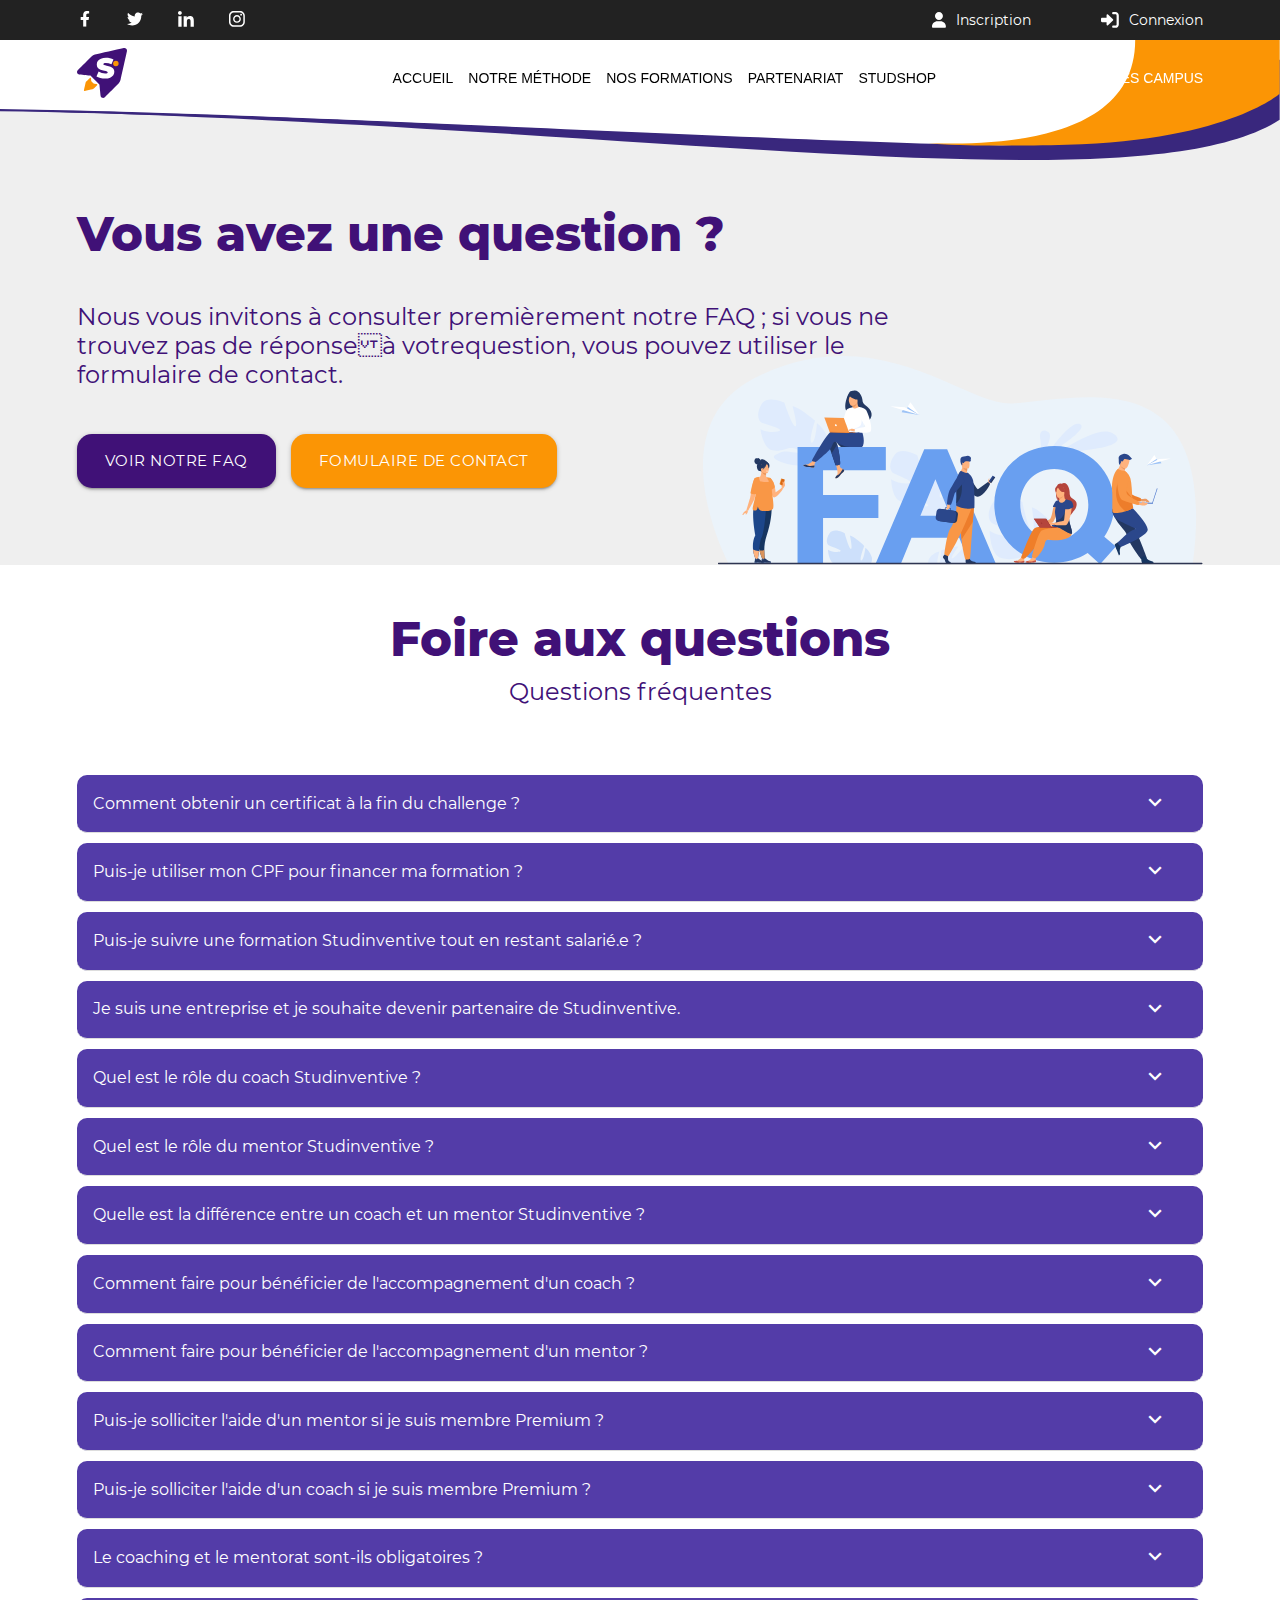
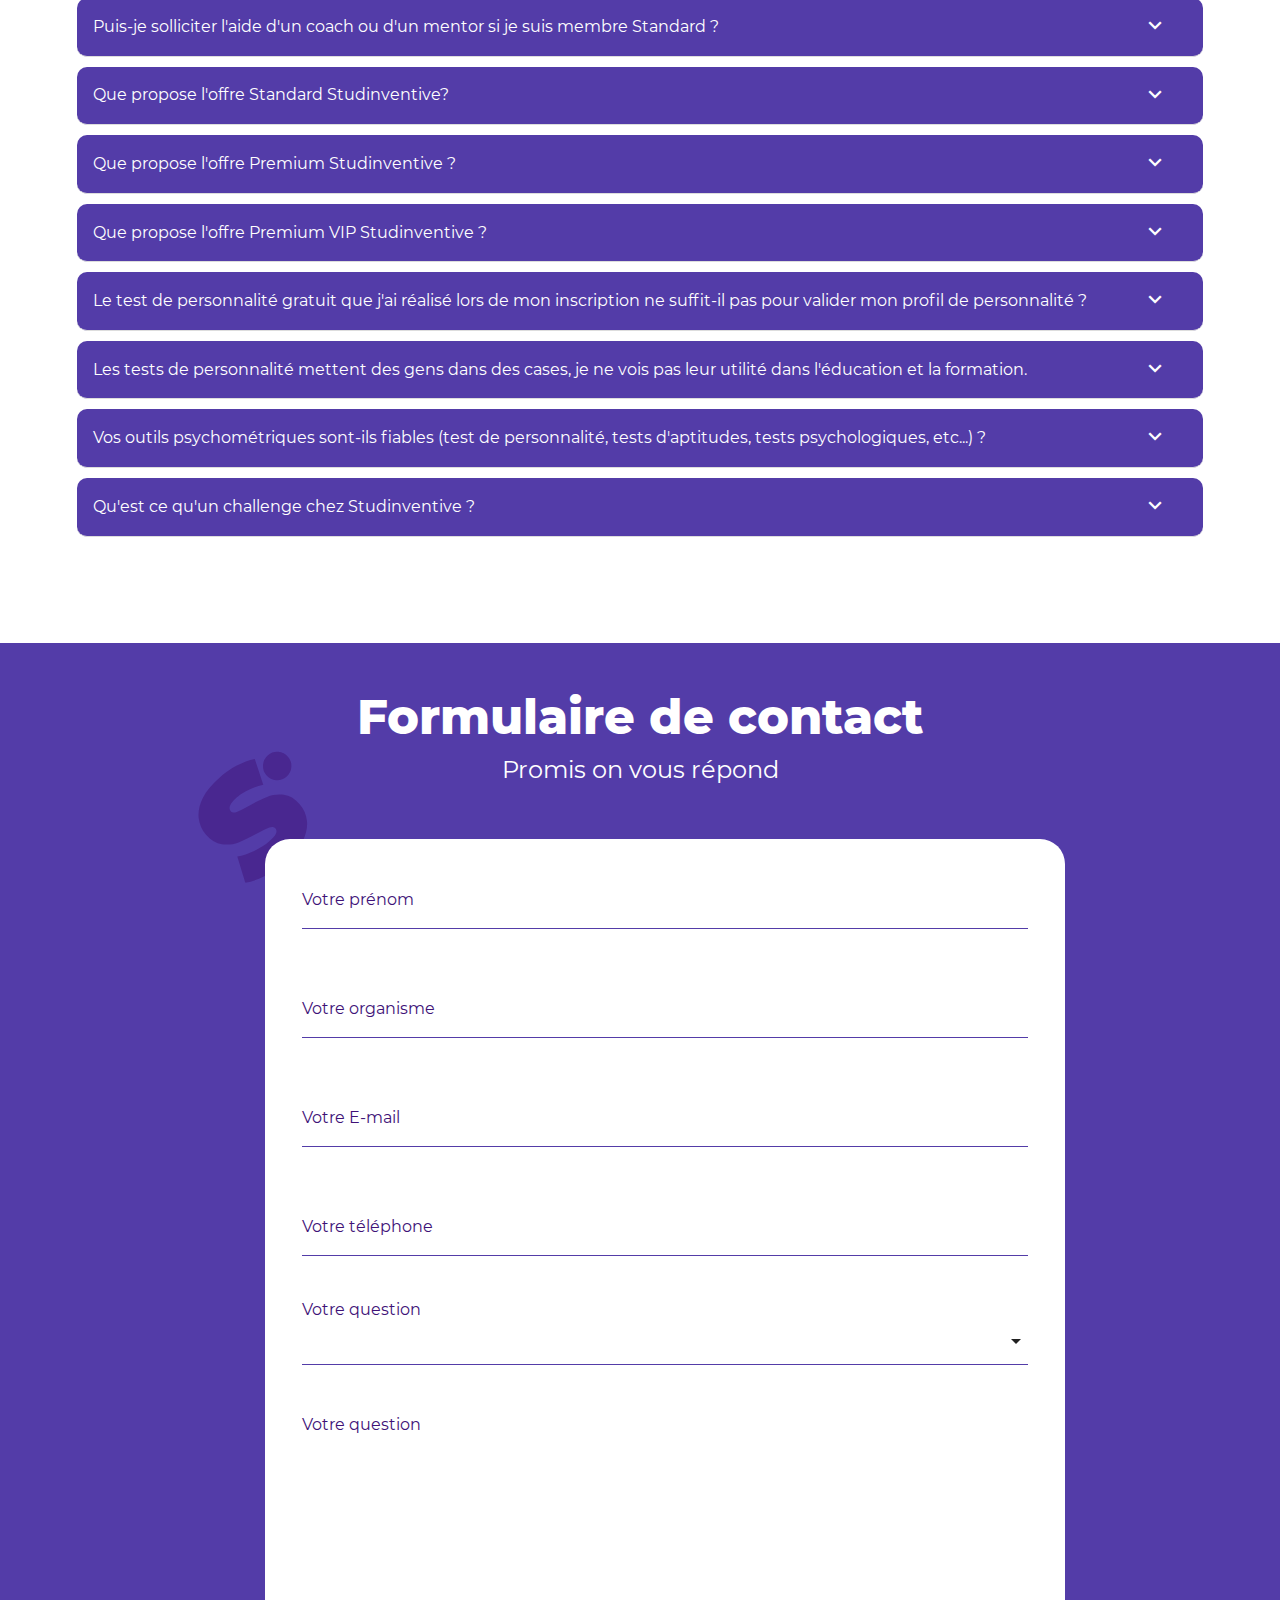
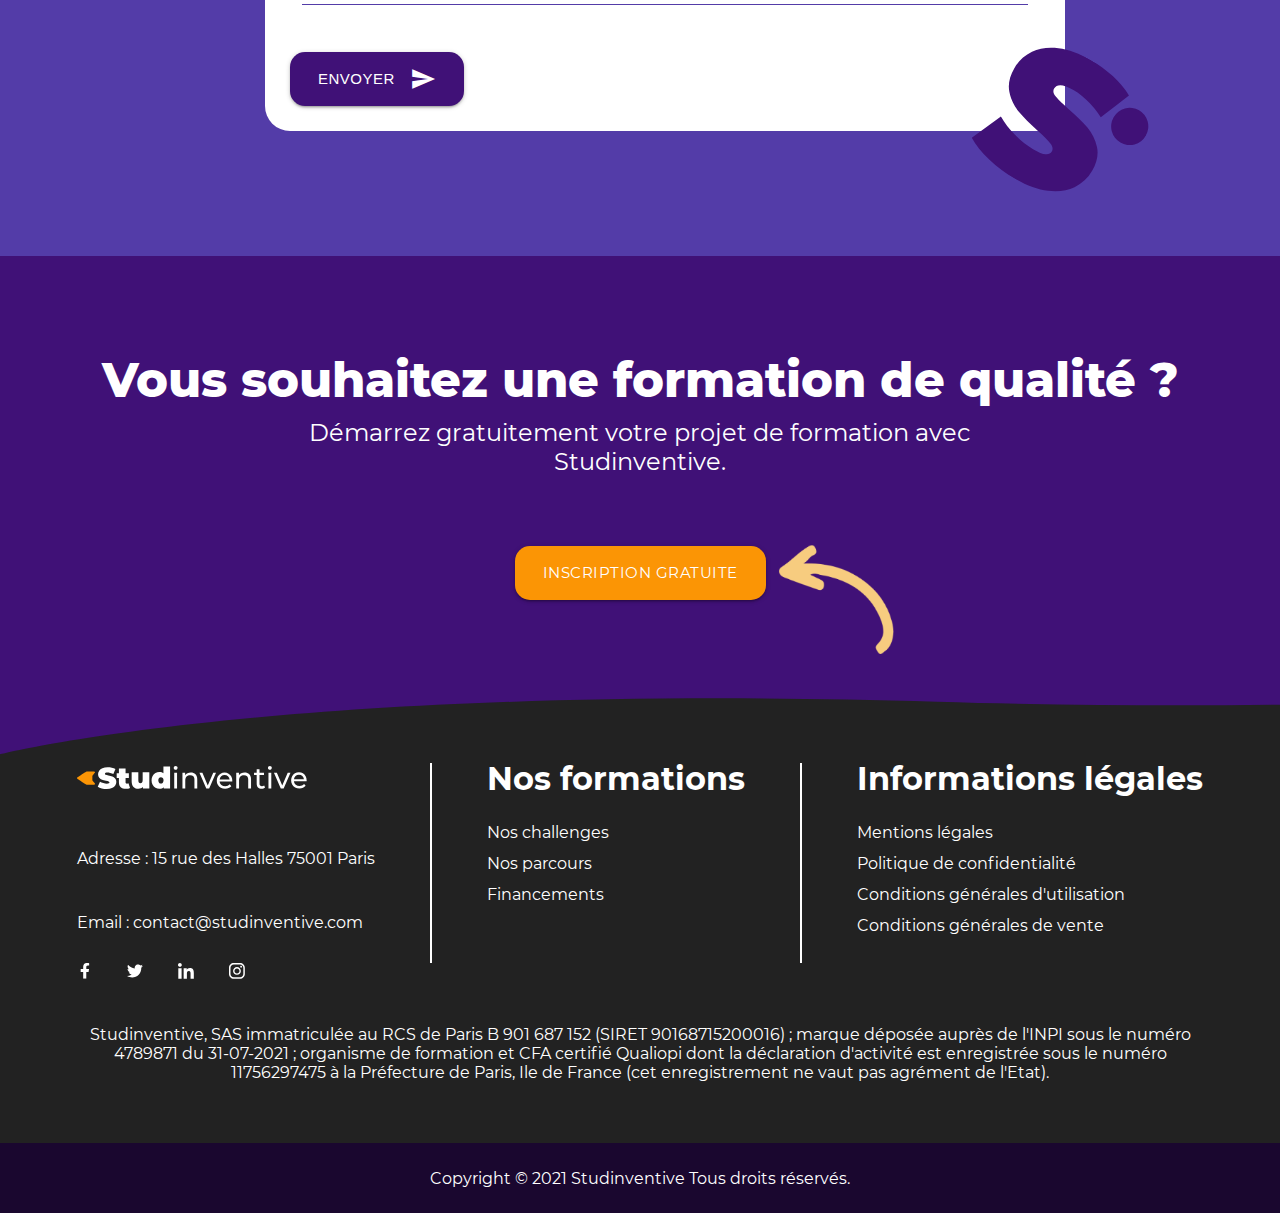
<file: faq.html>
<!DOCTYPE html>
<html lang="fr">

<head>
    <meta charset="UTF-8">
    <meta http-equiv="X-UA-Compatible" content="IE=edge">
    <meta name="viewport" content="width=device-width, initial-scale=1.0">
    <link rel="stylesheet" href="css/materialize.css">
    <link rel="stylesheet" href="css/general.css">
    <link rel="stylesheet" href="css/faq.css">
    <link rel="icon" href="images/logo_rocket.svg" />
    <link href="https://fonts.googleapis.com/icon?family=Material+Icons" rel="stylesheet">
    <script src="js/header.js"></script>
    <script src="js/materialize.js" defer></script>

    <script>
        function scrollToAnchor(id) {
            destinationOffset = document.getElementById("anchor_" + id).offsetTop - 160;
            window.scrollTo(0, destinationOffset);
        }

        /* Initialize materialize select element */
        document.addEventListener('DOMContentLoaded', function () {
            var elems = document.querySelectorAll('select');
            var instances = M.FormSelect.init(elems, {
                hover: false
            });
        });

        /* FAQ collapsible accordions initializer */
        document.addEventListener("DOMContentLoaded", function () {
            var elems = document.querySelectorAll(".faq_container .collapsible");
            var instances = M.Collapsible.init(elems, { accordion: true });
        });


        /* Design for faq on open/close */

        function faq_open() {
            if (event.target.parentElement.querySelector(".collapsible-body").style.display != "block") {
                event.target.style.borderBottomRightRadius = "0";
                event.target.style.borderBottomLeftRadius = "0";
                event.target.querySelector(".material-icons").style.transform = "rotate(90deg)";
            } else {
                event.target.style.borderBottomRightRadius = "10px";
                event.target.style.borderBottomLeftRadius = "10px";
                event.target.querySelector(".material-icons").style.transform = "";
            }
        };
    </script>
    <title>Studinventive : FAQ</title>
</head>

<body>
    <div class="top_menu_bar">
        <div class="top_menu_bar_social">
            <a href="https://www.facebook.com/studinventive" target="_blank"><img src="images/facebook_icon.svg"
                    alt="Icone Facebook"></a>
            <a href="https://twitter.com/studinventive" target="_blank"><img src="images/twitter_icon.svg"
                    alt="Icone twitter"></a>
            <a href="https://www.linkedin.com/company/studinventive" target="_blank"><img src="images/linkedin_icon.svg"
                    alt="Icone LinkedIn"></a>
            <a href="https://www.instagram.com/studinventive/" target="_blank"><img src="images/instagram_icon.svg"
                    alt="Icone Instagram"></a>
        </div>
        <ul class="top_menu_bar_links">
            <li><a href=""><img src="images/account_icon.svg" alt="Icone compte">Inscription</a></li>
            <li><a href="connexion.html"><img src="images/connection_icon.svg" alt="Icone connexion">Connexion</a></li>
        </ul>
    </div>
    <header>
        <!-- mobile sidenav -->
        <div class="nav_container_mobile">
            <img class="nav_container_mobile_logo" src="images/logo_studinventive.svg" alt="Logo studinventive">
            <ul id="slide-out" class="sidenav">
                <li>
                    <div class="user-view">
                        <div class="background">
                        </div>
                    </div>
                </li>
                <li><a href="#!"><i class="material-icons color_purple">mode_edit</i>Inscription</a></li>
                <li><a href="connexion.html"><i class="material-icons color_orange">forward</i>Connexion</a></li>
                <li>
                    <div class="divider"></div>
                </li>
                <li class="subheader_row"><a class="subheader">Menu</a><a href="#!"
                        class="close_button_nav sidenav-close"></a>
                </li>
                <li><a href="index.html" class="current_page">Accueil</a></li>
                <li><a href="notremethode.html">Notre méthode</a></li>
                <ul class="collapsible collapsible-accordion">
                    <li>
                        <a class="collapsible-header">Nos formations</a>
                        <div class="collapsible-body">
                            <ul id="" class="">
                                <li><a href="#!">Nos challenges</a></li>
                                <li><a href="#!">Bachelors (niveau Bac +3/4)</a></li>
                                <li><a href="#!">Magistère (niveau Bac +5)</a></li>
                                <li><a href="#!">Titres professionnels</a></li>
                                <li><a href="#!">Certifications Studinventive</a></li>
                                <li><a href="#!">Certifications langues (TOEIC)</a></li>
                                <li><a href="#!">Autres formations</a></li>
                                <li class="divider"></li>
                                <li><a href="entreprises.html">Offres entreprises</a></li>
                            </ul>
                        </div>
                    </li>
                </ul>
                <li><a href="partenariat.html">Partenariat</a></li>
                <li><a href="studshop.html">Studshop</a></li>
                <li class="nav_li_campus"><a href="connexion.html">Accès campus</a></li>
                <li>
                    <div class="divider"></div>
                </li>
                <li><a class="subheader">Suivez-nous</a></li>
                <li><a href="https://www.facebook.com/studinventive" target="_blank"><img
                            class="nav_container_mobile_social" src="images/facebook_icon.svg" alt="Icone Facebook"></a>
                </li>
                <li> <a href="https://twitter.com/studinventive" target="_blank"><img
                            class="nav_container_mobile_social" src="images/twitter_icon.svg" alt="Icone twitter"></a>
                </li>
                <li><a href="https://www.linkedin.com/company/studinventive" target="_blank"><img
                            class="nav_container_mobile_social" src="images/linkedin_icon.svg" alt="Icone LinkedIn"></a>
                </li>
                <li><a href="https://www.instagram.com/studinventive/" target="_blank"><img
                            class="nav_container_mobile_social" src="images/instagram_icon.svg"
                            alt="Icone Instagram"></a></li>
            </ul>
            <a href="#" data-target="slide-out" class="sidenav-trigger"><i class="material-icons">menu</i></a>
        </div>
        <!-- desktop nav -->
        <div class="nav_container">
            <a href="/index.html"><img class="nav_logo_studinventive" src="images/logo_studinventive.svg"
                    alt="Logo Studinventive"></a>
            <a href="/index.html"><img class="nav_logo_rocket" src="images/logo_rocket.svg"
                    alt="Logo Studinventive rocket"></a>
            <!-- ul dropdown1 = liste qui sert au dropdown "Formation" du nav -->
            <ul id="dropdown1" class="dropdown-content">
                <li><a href="#!">Nos challenges</a></li>
                <li><a href="#!">Bachelors (niveau Bac +3/4)</a></li>
                <li><a href="#!">Magistère (niveau Bac +5)</a></li>
                <li><a href="#!">Titres professionnels</a></li>
                <li><a href="#!">Certifications Studinventive</a></li>
                <li><a href="#!">Certifications langues (TOEIC)</a></li>
                <li><a href="#!">Autres formations</a></li>
                <li><a href="entreprises.html">Offres entreprises</a></li>
            </ul>
            <nav>
                <ul>
                    <li><a href="index.html">Accueil</a></li>
                    <li><a href="notremethode.html">Notre méthode</a></li>
                    <li><a class="dropdown-trigger" href="#!" data-target="dropdown1">Nos formations</a>
                    </li>
                    <li><a href="partenariat.html">Partenariat</a></li>
                    <li><a href="studshop.html">Studshop</a></li>
                    <li class="nav_li_campus"><a href="connexion.html">Accès campus</a></li>
                </ul>
            </nav>
        </div>
    </header>
    <main>
        <section class="landing_section">
            <h1>Vous avez une question ?</h1>
            <p>Nous vous invitons à consulter premièrement notre FAQ ; si vous ne trouvez pas de réponseà
                votrequestion, vous pouvez
                utiliser le formulaire de contact.</p>
            <div class="landing_buttons">
                <a onclick="scrollToAnchor(1)" class=" waves-effect waves-light btn-large purple_btn">Voir
                    notre FAQ</a>
                <a onclick="scrollToAnchor(2)" class="waves-effect waves-light btn-large">Fomulaire de
                    contact</a>
            </div>
            <img src="images/faq_landing.svg" alt="FAQ">
        </section>
        <section class="faq_section" id="anchor_1">
            <div class="section_title">
                <h2>Foire aux questions</h2>
                <p>Questions fréquentes</p>
            </div>
            <div class="faq_container">
                <ul class="collapsible">
                    <li>
                        <div class="collapsible-header" onclick="faq_open()">Comment obtenir un certificat à la fin du
                            challenge ?<i class="material-icons">keyboard_arrow_down</i></div>
                        <div class="collapsible-body"><span>Pour obtenir un certificat de réussite, votre challenge doit
                                être évalué avec succès par 3 autres apprenants. Cette fonctionnalité est disponible
                                uniquement en version premium. Vous pouvez consulter nos offres Premium.</span></div>
                    </li>
                    <li>
                        <div class="collapsible-header" onclick="faq_open()">Puis-je utiliser mon CPF pour financer ma
                            formation ?<i class="material-icons">keyboard_arrow_down</i></div>
                        <div class="collapsible-body"><span>Oui, certaines formations sont éligibles au CPF. Nous vous
                                invitons à utiliser le formulaire de contact pour obtenir des conseils à ce
                                sujet.</span></div>
                    </li>
                    <li>
                        <div class="collapsible-header" onclick="faq_open()">Puis-je suivre une formation Studinventive
                            tout en restant salarié.e ?<i class="material-icons">keyboard_arrow_down</i></div>
                        <div class="collapsible-body"> <span>Oui, toutes nos formations sont à distance. Vous pouvez les
                                suivre à votre rythme et à votre convenance.</span></div>
                    </li>
                    <li>
                        <div class="collapsible-header" onclick="faq_open()">Je suis une entreprise et je souhaite
                            devenir partenaire de Studinventive.<i class="material-icons">keyboard_arrow_down</i></div>
                        <div class="collapsible-body"><span>Vous devez remplir le formulaire de demande de partenariat
                                disponible sur notre site.</span></div>
                    </li>
                    <li>
                        <div class="collapsible-header" onclick="faq_open()">Quel est le rôle du coach Studinventive ?<i
                                class="material-icons">keyboard_arrow_down</i></div>
                        <div class="collapsible-body"><span>Le coach est la personne qui se charge de vous accompagner
                                dans la découverte de votre personnalité, de votre type d'intelligence, de vos forces,
                                de votre potentiel et de votre style d'apprentissage. Il intervient au rôle consiste à
                                vous accompagner dans une démarche de développement personnel (confiance en soi, estime
                                de soi, gestion des relations interpersonnelles, orientation professionnelle et choix de
                                carrière, etc.). Il s'occupe essentiellement de l'aspect psychologique de votre
                                apprentissage. C'est un praticien certifié, habilité à réaliser des tests
                                psychométriques et à conduire des entretiens professionnels.</span></div>
                    </li>
                    <li>
                        <div class="collapsible-header" onclick="faq_open()">Quel est le rôle du mentor Studinventive
                            ?<i class="material-icons">keyboard_arrow_down</i></div>
                        <div class="collapsible-body"><span>Le mentor est un professionnel ou un expert de métier qui
                                vous accompagne dans laréalisation de vos challenges. Son but est de vous aider à
                                réussir votre parcours afin d'obtenir votre certification ou votre diplôme. Son rôle
                                consiste à vous conseiller et à vous accompagner sur l'aspect pédagogique de votre
                                formation. Pour mieux vous guider, votre mentor tiendra compte de votre situation
                                professionnelle, de votre profil de personnalité, de vos forces et de votre style
                                d'apprentissage. Attention, le mentor n'est pas un coach ! Son travail est axé
                                essentiellement sur l'accompagnement pédagogique et didactique. Son expérience et ses
                                connaissances de terrain rendront votre apprentissage plus concret, pratique et adapté
                                aux réalités professionnelles.</span></div>
                    </li>
                    <li>
                        <div class="collapsible-header" onclick="faq_open()">Quelle est la différence entre un coach et
                            un mentor Studinventive ?<i class="material-icons">keyboard_arrow_down</i></div>
                        <div class="collapsible-body"><span>Le coach est un praticien certifié, habilité à utiliser des
                                outils psychométriques et à conduire des entretiens professionnels. Son intervention
                                s'inscrit dans une démarche de développement personnel (confiance en soi, estime de soi,
                                forces, potentiel, orientation professionnelle, etc.). En revanche, le mentor est un
                                professionnel de métier toujours en exercice, qui a pour mission de vous accompagner sur
                                le plan pédagogique et didactique. C'est votre formateur personnel attitré en quelques
                                sortes ! Son but est de partager avec vous ses expériences, ses pratiques
                                professionnelles et de vous former à votre futur métier.</span></div>
                    </li>
                    <li>
                        <div class="collapsible-header" onclick="faq_open()">Comment faire pour bénéficier de
                            l'accompagnement d'un coach ?<i class="material-icons">keyboard_arrow_down</i></div>
                        <div class="collapsible-body"><span>Vous devez souscrire à l'offre Premium ou Premium VIP. Dans
                                la majorité, vous pouvez financer votre formation avec votre compte CPF. N'hésitez pas à
                                utiliser le formulaire de contact pour avoir plus de précisions.</span></div>
                    </li>
                    <li>
                        <div class="collapsible-header" onclick="faq_open()">Comment faire pour bénéficier de
                            l'accompagnement d'un mentor ?<i class="material-icons">keyboard_arrow_down</i></div>
                        <div class="collapsible-body"><span>Un mentor vous sera attribué automatiquement si vous êtes
                                inscrit.e dans un parcours de formation certifiante ou diplômante (offre Premium VIP).
                                Vous disposerez d'une session hebdomadaire de mentorat. Votre mentor fera le point avec
                                vous sur votre progression, vos blocages et vous orientera vers des ressources et des
                                outils pédagogiques adaptés. Vous avez même droit à un cours particulier de votre mentor
                                en cas de besoin. Il est le garant de votre réussite éducative. Son rôle consiste à vous
                                motiver, vous aider à garder le rythme pour que vous ne décrochiez pas.</span></div>
                    </li>
                    <li>
                        <div class="collapsible-header" onclick="faq_open()">Puis-je solliciter l'aide d'un mentor si je
                            suis membre Premium ?<i class="material-icons">keyboard_arrow_down</i></div>
                        <div class="collapsible-body"><span>Si vous êtes membre Premium, le mentorat n'est pas
                                obligatoire. Néanmoins, vous pouvez acheter des crédits d'heures de mentorat pour vous
                                aider à réussir certains challenges.</span></div>
                    </li>
                    <li>
                        <div class="collapsible-header" onclick="faq_open()">Puis-je solliciter l'aide d'un coach si je
                            suis membre Premium ?<i class="material-icons">keyboard_arrow_down</i></div>
                        <div class="collapsible-body"><span>Si vous êtes membre Premium, le coaching n'est pas
                                obligatoire. Néanmoins, vous pouvez acheter des heures de crédit pour bénéficier de
                                l'accompagnement d'un coach praticien certifié pour votre développement personnel (type
                                de personnalité, gestion de conflits, style d'apprentissage, type d'intelligence,
                                etc.).</span></div>
                    </li>
                    <li>
                        <div class="collapsible-header" onclick="faq_open()">Le coaching et le mentorat sont-ils
                            obligatoires ?<i class="material-icons">keyboard_arrow_down</i></div>
                        <div class="collapsible-body"><span>Tout dépend de l'offre à laquelle vous souscrivez. Si vous
                                avez une offre Premium, le coaching et le mentorat sont accessoires. Vous pouvez
                                bénéficier de l'accompagnement de l'un ou de l'autre en fonction de vos besoins.
                                Cependant, si vous êtes inscrit.e à un parcours certifiant ou diplômant (offre Premium
                                VIP), un coach et un mentor vous seront attribués automatiquement. À noter que le coach
                                interviendra seulement au début de votre formation. Vous pourrez le solliciter par la
                                suite en cas de besoin, à condition d'acheter des crédits d'heures supplémentaires. Par
                                ailleurs, le mentor vous accompagnera régulièrement tout au long de votre parcours à
                                raison d'une session par semaine.</span></div>
                    </li>
                    <li>
                        <div class="collapsible-header" onclick="faq_open()">Puis-je solliciter l'aide d'un coach ou
                            d'un mentor si je suis membre Standard ?<i class="material-icons">keyboard_arrow_down</i>
                        </div>
                        <div class="collapsible-body"><span>Non, si vous êtes membre Standard, vous n'avez pas accès aux
                                services de coaching et de prestations, vous devrez souscrire à une offre Premium ou
                                Premium VIP.</span></div>
                    </li>
                    <li>
                        <div class="collapsible-header" onclick="faq_open()">Que propose l'offre Standard
                            Studinventive?<i class="material-icons">keyboard_arrow_down</i></div>
                        <div class="collapsible-body"><span>L'offre Standard est accessible à tous et à toutes
                                gratuitement à condition de s'inscrire sur notre site. Vous avez droit à un test de
                                personnalité gratuit. Vous pouvez relever certains challenges non-payants et utiliser
                                les ressources et les outils mis à votre disposition sur notre plateforme. Cependant,
                                vous ne pouvez pas prétendre à une évaluation de votre travail, à une certification ou à
                                un diplôme. En outre, vous ne pourrez pas bénéficier de l'accompagnement d'un coach ou
                                d'un mentor.</span></div>
                    </li>
                    <li>
                        <div class="collapsible-header" onclick="faq_open()">Que propose l'offre Premium Studinventive
                            ?<i class="material-icons">keyboard_arrow_down</i></div>
                        <div class="collapsible-body"><span>Avec l'offre Premium, vous disposez des mêmes services que
                                dans l'offre Standard. En plus, vous avez droit à une évaluation par les pairs de vos
                                challenges et un certificat de Studinventive que vous pouvez ajouter sur votre profil
                                LinkedIn ou partager sur d'autres réseaux professionnels. Selon vos besoins, vous pouvez
                                acheter des crédits d'heures de coaching ou de mentorat (ce n'est pas une
                                obligation).</span></div>
                    </li>
                    <li>
                        <div class="collapsible-header" onclick="faq_open()">Que propose l'offre Premium VIP
                            Studinventive ?<i class="material-icons">keyboard_arrow_down</i></div>
                        <div class="collapsible-body"><span>Vous devenez membre Premium VIP de Studinventive en vous
                                inscrivant dans un parcours sanctionné par une certification professionnelle, un titre
                                professionnel ou un diplôme. Dans ce cas de figure, vous bénéficiez d'une séance de
                                coaching de deux heures au début de votre formation et de l'accompagnement d'un mentor à
                                raison d'un séance hebdomadaire. Les coûts de ces prestations sont compris dans votre
                                offre Premium VIP. Cependant, si vous souhaitez disposer de plus d'heures de coaching ou
                                de mentorat, vous devrez acheter des crédits d'heures supplémentaires.</span></div>
                    </li>
                    <li>
                        <div class="collapsible-header" onclick="faq_open()">Le test de personnalité gratuit que j'ai
                            réalisé lors de mon inscription ne suffit-il pas pour valider mon profil de personnalité ?<i
                                class="material-icons">keyboard_arrow_down</i></div>
                        <div class="collapsible-body"><span>Les tests de personnalité gratuits en ligne ne suffisent pas
                                pour valider votre type de personnalité. Néamnoins, ils vous permettront d'avoir une
                                idée globale de votre profil psychologique. D'autant plus, ces tests en ligne peuvent
                                vous induire en erreur, faute d'être suivi par un professionnel. Vous ne serez jamais
                                sûr.e que les résultats du test correspondent bien à votre personnalité. À cet effet,
                                nous vous recommandons fortement l'accompagnement d'un spécialiste certifié, habilité à
                                effectuer ce type d'intervention dans un cadre éthique et déontologique. Cela vous
                                permettra également de valider une fois pour toute votre profil de personnalité sur
                                notre plateforme. Vous n'aurez plus aucun doute.</span></div>
                    </li>
                    <li>
                        <div class="collapsible-header" onclick="faq_open()">Les tests de personnalité mettent des gens
                            dans des cases, je ne vois pas leur utilité dans l'éducation et la formation.<i
                                class="material-icons">keyboard_arrow_down</i></div>
                        <div class="collapsible-body"><span>C'est tout à fait le contraire ! Les outils psychométriques
                                permettent de mieux accompagner les personnes et de tenir compte de leurs spécificités.
                                Chaque personne est unique. D'où la nécessité de mettre l'accent sur l'apprentissage
                                personnalisé en ayant recours à ces outils qui deviennent de plus en plus performants.
                                Aujourd'hui, grâce à l'IA, il devient possible de proposer un accompagnement plus ciblé
                                et adapté au profil d'un.e apprenant.e. C'est le principe même de l'apprentissage
                                micro-adaptatif mis en exergue par Studinventive.</span></div>
                    </li>
                    <li>
                        <div class="collapsible-header" onclick="faq_open()">Vos outils psychométriques sont-ils fiables
                            (test de personnalité, tests d'aptitudes, tests psychologiques, etc...) ?<i
                                class="material-icons">keyboard_arrow_down</i></div>
                        <div class="collapsible-body"><span>Oui, nous utilisons des outils fiables, fidèles et
                                homologués par la recherche scientifique. Nos fournisseurs de tests sont réputés pour
                                leur sérieux et mettent à jour régulièrement leurs outils par souci d'efficacité.</span>
                        </div>
                    </li>
                    <li>
                        <div class="collapsible-header" onclick="faq_open()">Qu'est ce qu'un challenge chez
                            Studinventive ?<i class="material-icons">keyboard_arrow_down</i></div>
                        <div class="collapsible-body"><span>Un challenge est un projet, une mission et une mise en
                                situation professionnelle proposés par une entreprise partenaire de Studinventive. Le
                                challenge est scénarisé par notre équipe pédagogique pour être adapté à la formation. Il
                                reflète une réalité professionnelle. Il correspond à une séquence pédagogique ou à un
                                bloc de compétences. En relevant un challenge, l'apprenant.e développe rapidement des
                                compétences nécessaires pour être opérationnel.le sur le terrain ou employable sur le
                                marché du travail.</span></div>
                    </li>
                </ul>
            </div>
        </section>
        <section class="contact_section" id="anchor_2">
            <div class="section_title">
                <h2>Formulaire de contact</h2>
                <p>Promis on vous répond</p>
            </div>
            <div class="faq_form_wrapper">
                <div class="faq_form">
                    <div class="row">
                        <form class="col s12" id="faq_form" method="POST">
                            <div class="row">
                                <div class="input-field col s12">
                                    <input id="prenom" type="text" class="validate">
                                    <label for="prenom">Votre prénom</label>
                                </div>
                            </div>
                            <div class="row">
                                <div class="input-field col s12">
                                    <input id="organisme" type="text" class="validate">
                                    <label for="organisme">Votre organisme</label>
                                </div>
                            </div>
                            <div class="row">
                                <div class="input-field col s12">
                                    <input id="email" type="email" class="validate">
                                    <label for="email">Votre E-mail</label>
                                </div>
                            </div>
                            <div class="row">
                                <div class="input-field col s12">
                                    <input id="tel" type="tel" class="validate">
                                    <label for="tel">Votre téléphone</label>
                                </div>
                            </div>
                            <div class="input-field col s12 nohover">
                                <select class="nohover">
                                    <option value="-" disabled selected></option>
                                    <optgroup label="Particulier">
                                        <option value="Comment puis-je utiliser mon CPF pour financer ma formation">
                                            Comment puis-je utiliser mon CPF pour financer ma formation</option>
                                        <option
                                            value="En savoir plus sur les autres moyens de financement de la formation">
                                            En savoir plus sur les autres moyens de financement de la formation</option>
                                    </optgroup>
                                    <optgroup label="Entreprise">
                                        <option value="En savoir plus sur la formation des salariés de mon entreprise">
                                            En savoir plus sur la formation des salariés de mon entreprise</option>
                                    </optgroup>
                                    <optgroup label="Association">
                                        <option
                                            value="En savoir plus la prise en charge partiel ou total du coût de formation">
                                            En savoir plus la prise en charge partiel ou total du coût de formation
                                        </option>
                                    </optgroup>
                                </select>
                                <label class="select_label">Votre question</label>
                            </div>
                            <div class="input-field col s12 nohover">
                                <textarea id="textarea1" class="materialize-textarea"></textarea>
                                <label for="textarea1">Votre question</label>
                            </div>
                        </form>
                    </div>
                    <!-- Reste à paramétrer l'action submit -->
                    <button class="btn-large waves-effect waves-light purple_btn" type="submit" name="faq_form">Envoyer
                        <i class="material-icons right">send</i>
                    </button>
                </div>
                <img class="logo_s_transparent" src="images/logo_s_transparent.svg" alt="logo Studinventive"><img
                    class="logo_s" src="images/logo_s.svg" alt="logo studinventive">
            </div>
        </section>
        <section class="cta_section">
            <div class="section_title">
                <h2>Vous souhaitez une formation de qualité ?</h2>
                <p>Démarrez gratuitement votre projet de formation avec Studinventive.</p>
            </div>
            <div class="cta_section_content">
                <a href="" class="waves-effect waves-light btn-large">Inscription gratuite</a>
                <img src="images/rounded_arrow_image.svg" alt="Flèche">
            </div>
        </section>
    </main>
    <footer>
        <div class="footer_container">
            <div class="footer_container_left">
                <img class="footer_logo_studinventive" src="images/logo_studinventive_blanc.svg"
                    alt="Logo Studinventive en noir et blanc">
                <div class="footer_contact">
                    <p>Adresse : 15 rue des Halles 75001 Paris</p>
                    <p>Email : contact@studinventive.com</p>
                </div>
                <div class="footer_social">
                    <a href="https://www.facebook.com/studinventive" target="_blank"><img src="images/facebook_icon.svg"
                            alt="Icone Facebook"></a>
                    <a href="https://twitter.com/studinventive" target="_blank"><img src="images/twitter_icon.svg"
                            alt="Icone twitter"></a>
                    <a href="https://www.linkedin.com/company/studinventive" target="_blank"><img
                            src="images/linkedin_icon.svg" alt="Icone LinkedIn"></a>
                    <a href="https://www.instagram.com/studinventive/" target="_blank"><img
                            src="images/instagram_icon.svg" alt="Icone Instagram"></a>
                </div>
            </div>
            <div class="footer_white_line"></div>
            <div class="footer_container_middle">
                <h3>Nos formations</h3>
                <ul>
                    <li><a href="">Nos challenges</a></li>
                    <li><a href="">Nos parcours</a></li>
                    <li><a href="">Financements</a></li>
                </ul>
            </div>
            <div class="footer_white_line"></div>
            <div class="footer_container_right">
                <h3>Informations légales</h3>
                <ul>
                    <li><a href="">Mentions légales</a></li>
                    <li><a href="">Politique de confidentialité</a></li>
                    <li><a href="">Conditions générales d'utilisation</a></li>
                    <li><a href="">Conditions générales de vente</a></li>
                </ul>
            </div>
        </div>
        <div class="footer_container_bottom">
            <p>Studinventive, SAS immatriculée au RCS de Paris B 901 687 152 &#40;SIRET 90168715200016&#41; ; marque
                déposée
                auprès de l'INPI sous le numéro 4789871 du 31-07-2021 ; organisme de formation et CFA certifié
                Qualiopi dont la déclaration d'activité est enregistrée sous le numéro 11756297475 à la Préfecture
                de Paris, Ile de France &#40;cet enregistrement ne vaut pas agrément de l'Etat&#41;.</p>
        </div>
        <div class="copyright">
            <p>Copyright © 2021 Studinventive Tous droits réservés.</p>
        </div>
    </footer>
</body>

</html>
</file>
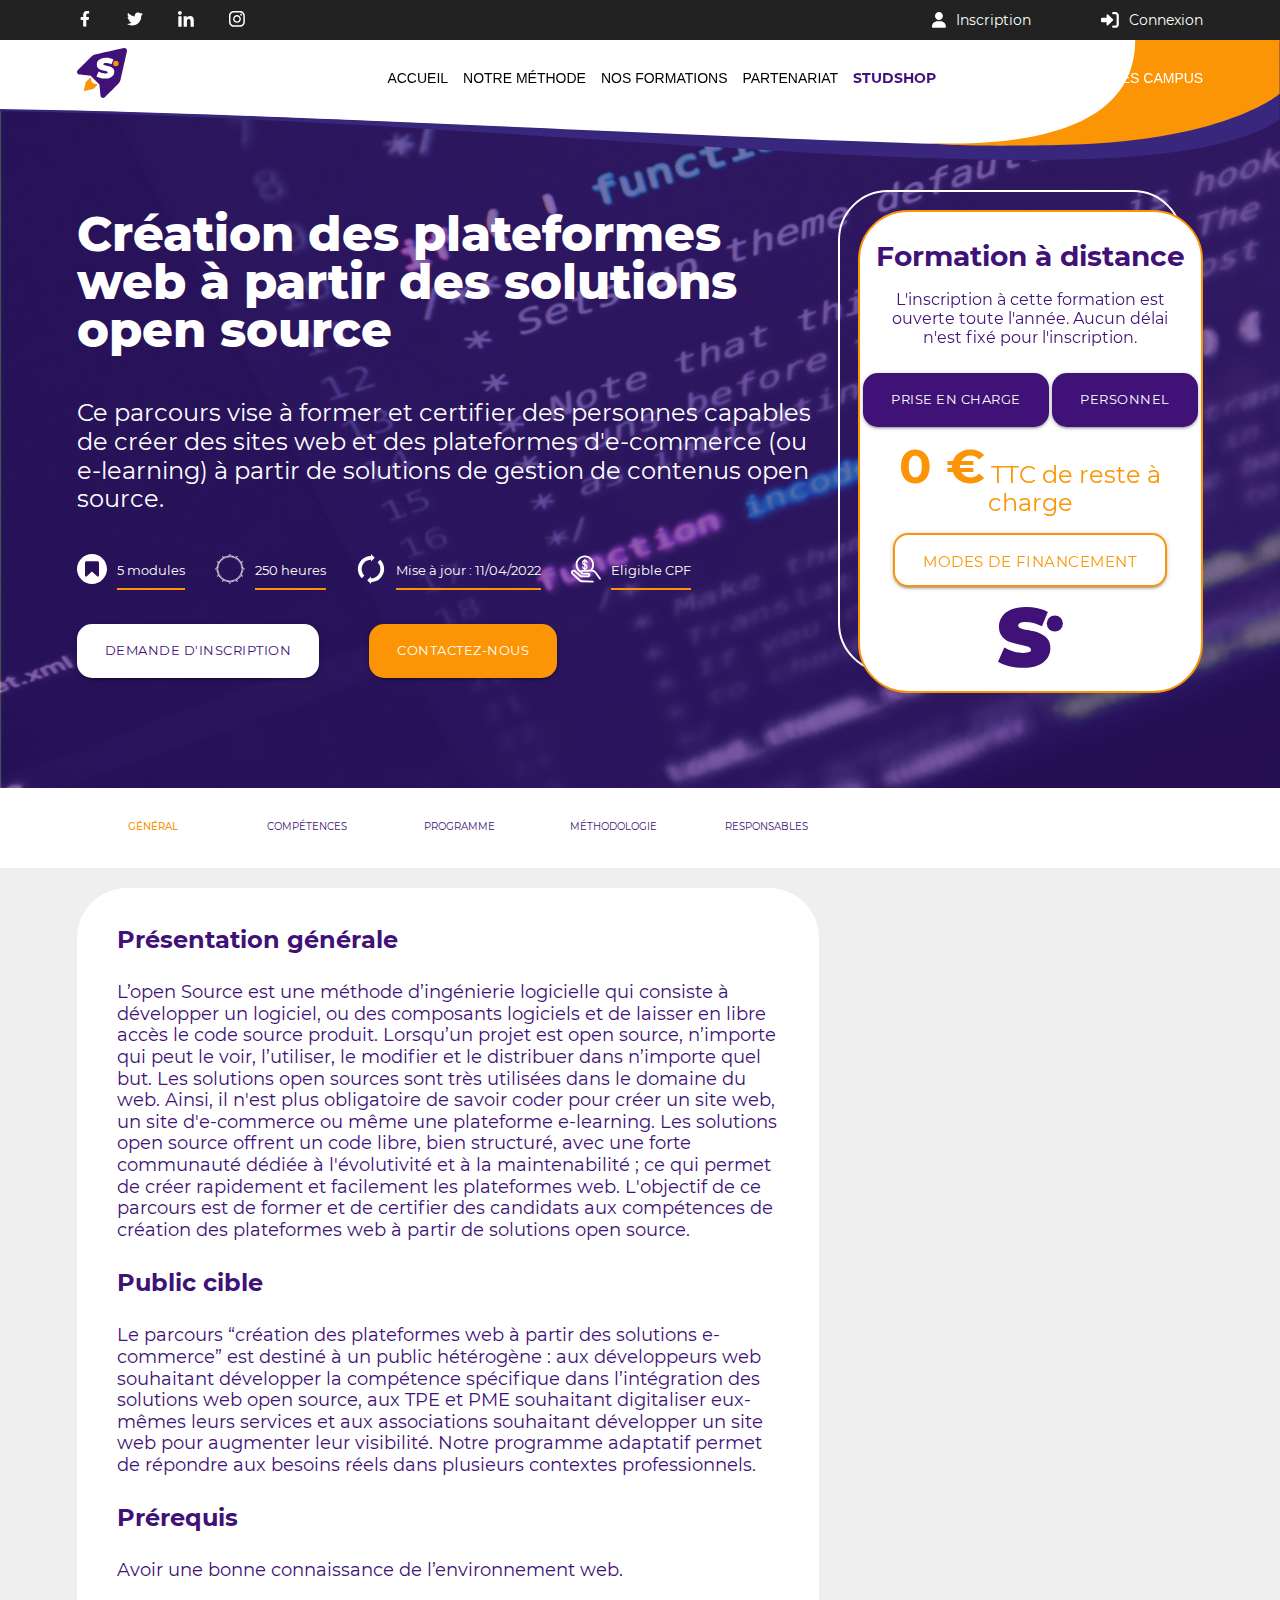
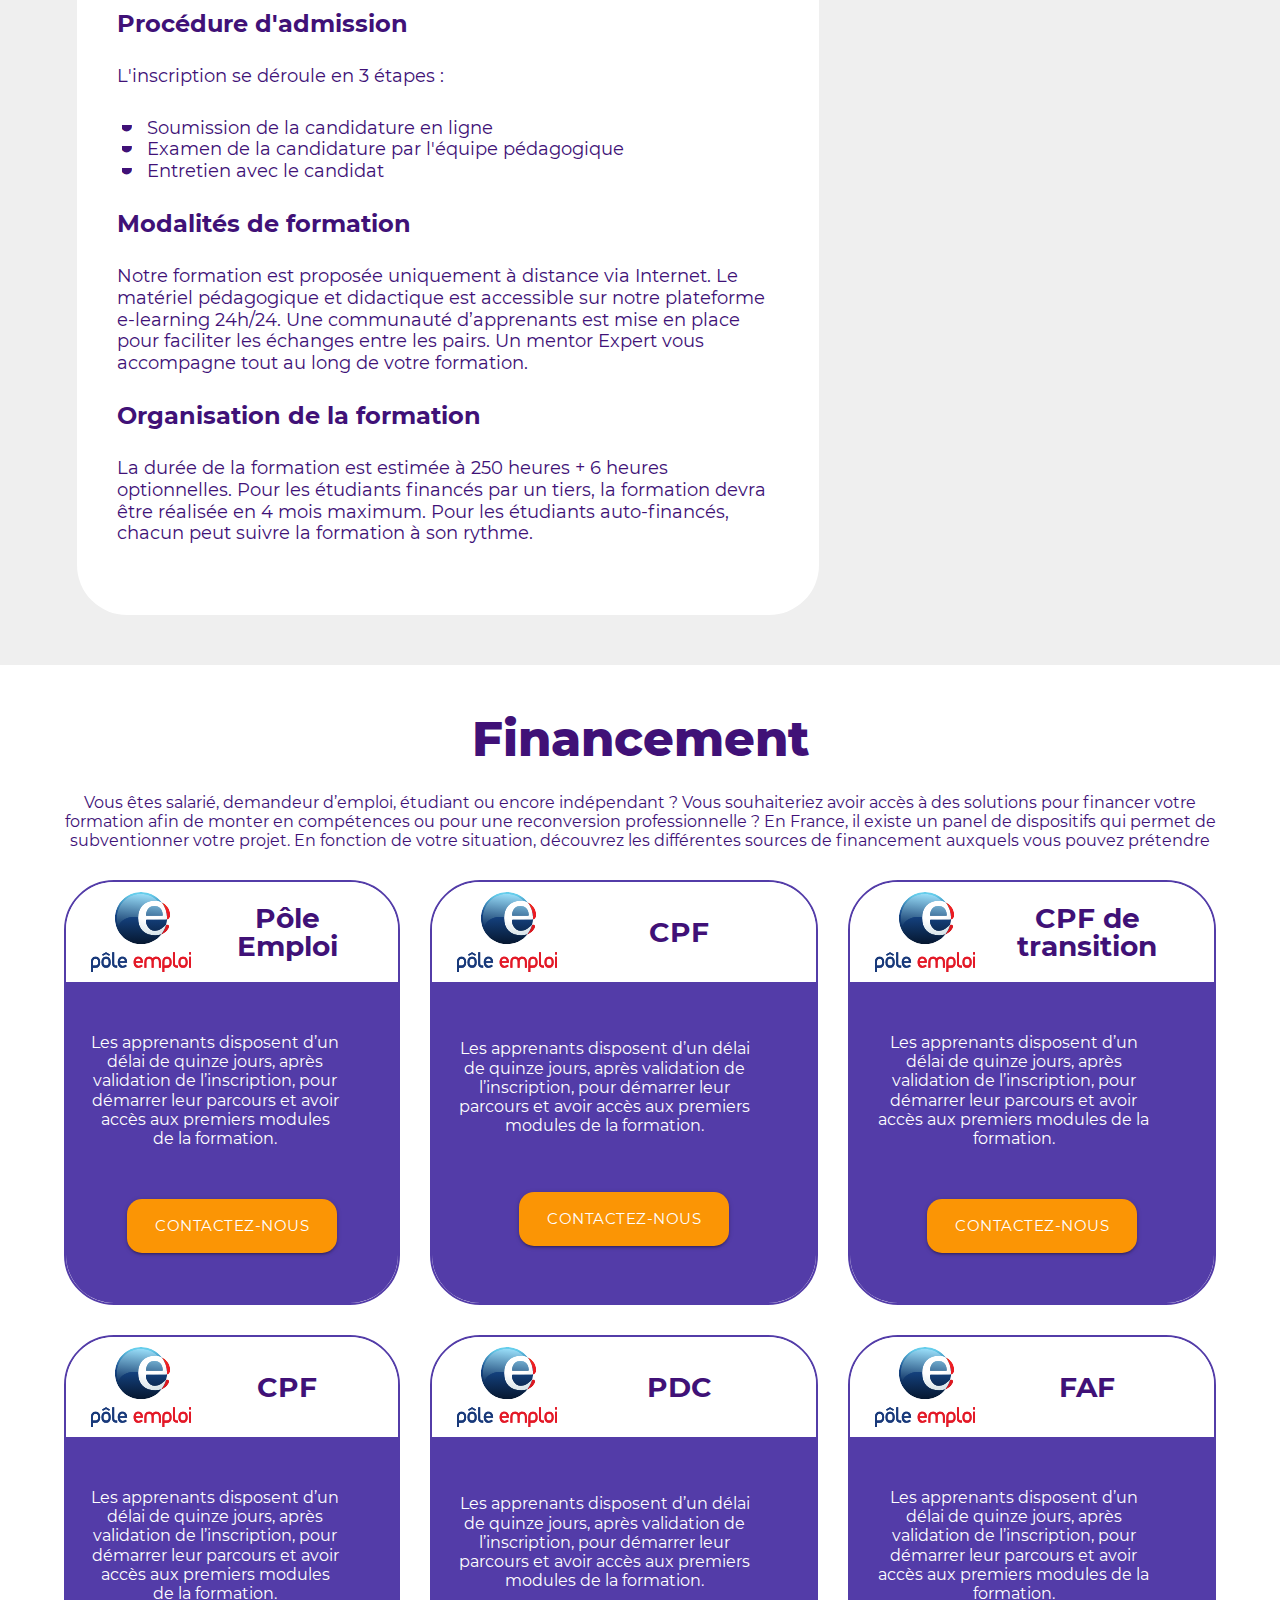
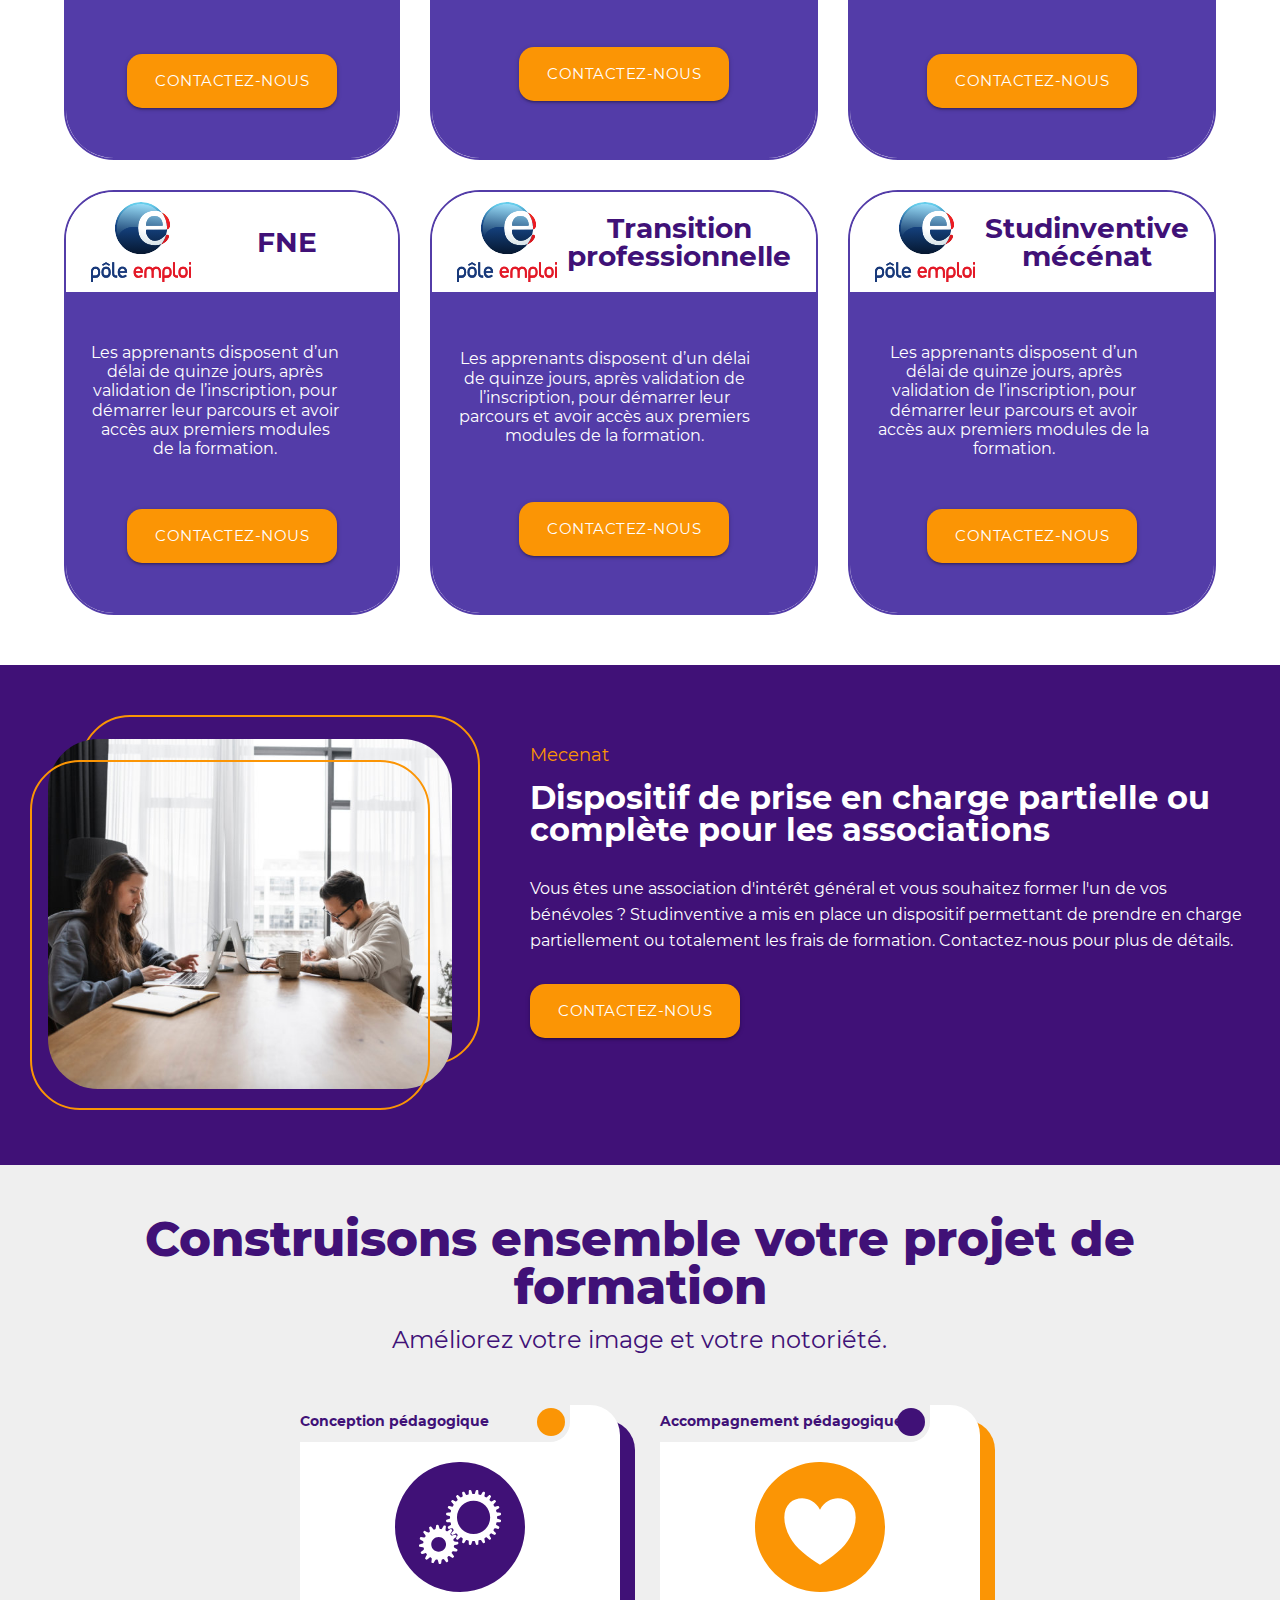
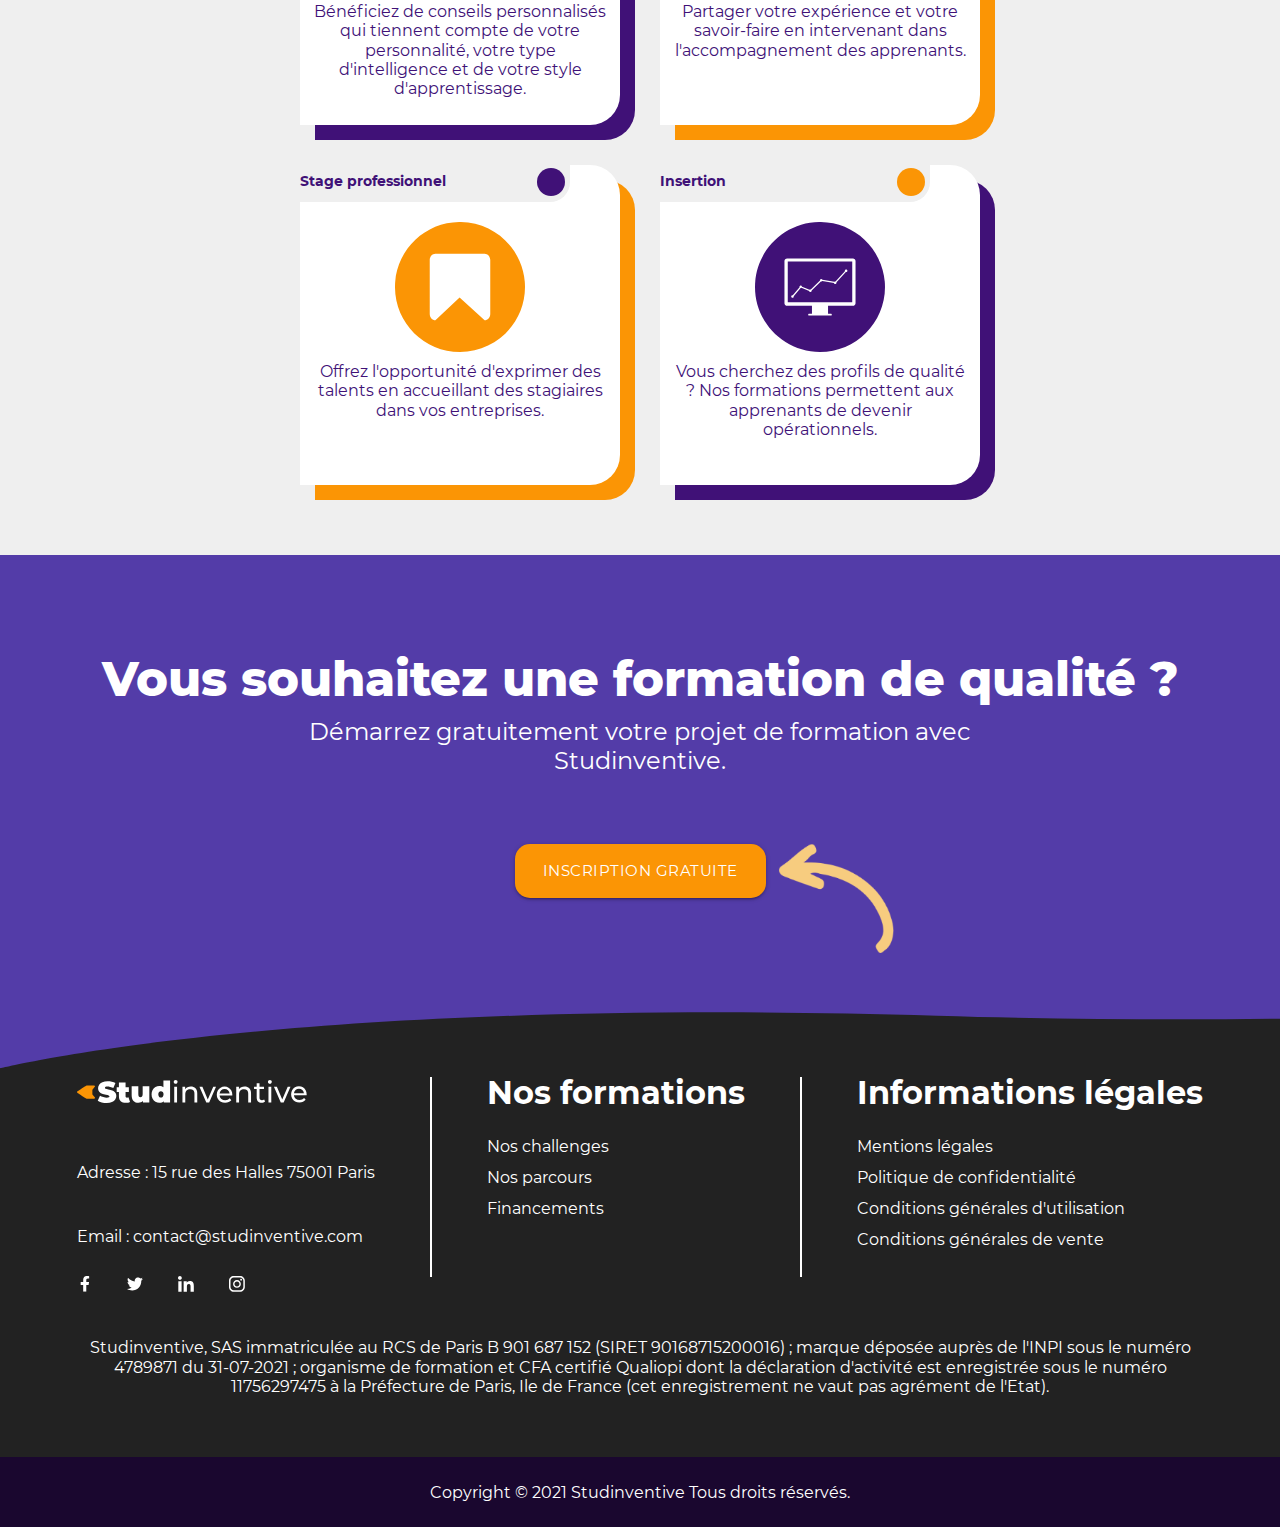
<file: formation_details.html>
<!DOCTYPE html>
<html lang="fr">

<head>
    <meta charset="UTF-8">
    <meta http-equiv="X-UA-Compatible" content="IE=edge">
    <meta name="viewport" content="width=device-width, initial-scale=1.0">
    <link rel="stylesheet" href="css/materialize.css">
    <link rel="stylesheet" href="css/general.css">
    <link rel="stylesheet" href="css/formation_details.css">
    <link rel="icon" href="images/logo_rocket.svg" />
    <link href="https://fonts.googleapis.com/icon?family=Material+Icons" rel="stylesheet">
    <script src="js/materialize.js" defer></script>
    <script src="js/header.js" defer></script>
    <title>Studinventive : Détails formation</title>
</head>

<body>
    <div class="top_menu_bar">
        <div class="top_menu_bar_social">
            <a href="https://www.facebook.com/studinventive" target="_blank"><img src="images/facebook_icon.svg"
                    alt="Icone Facebook"></a>
            <a href="https://twitter.com/studinventive" target="_blank"><img src="images/twitter_icon.svg"
                    alt="Icone twitter"></a>
            <a href="https://www.linkedin.com/company/studinventive" target="_blank"><img src="images/linkedin_icon.svg"
                    alt="Icone LinkedIn"></a>
            <a href="https://www.instagram.com/studinventive/" target="_blank"><img src="images/instagram_icon.svg"
                    alt="Icone Instagram"></a>
        </div>
        <ul class="top_menu_bar_links">
            <li><a href=""><img src="images/account_icon.svg" alt="Icone compte">Inscription</a></li>
            <li><a href="connexion.html"><img src="images/connection_icon.svg" alt="Icone connexion">Connexion</a></li>
        </ul>
    </div>
    <header>
        <!-- mobile sidenav -->
        <div class="nav_container_mobile">
            <img class="nav_container_mobile_logo" src="images/logo_studinventive.svg" alt="Logo studinventive">
            <ul id="slide-out" class="sidenav">
                <li>
                    <div class="user-view">
                        <div class="background">
                        </div>
                    </div>
                </li>
                <li><a href="#!"><i class="material-icons color_purple">mode_edit</i>Inscription</a></li>
                <li><a href="connexion.html"><i class="material-icons color_orange">forward</i>Connexion</a></li>
                <li>
                    <div class="divider"></div>
                </li>
                <li class="subheader_row"><a class="subheader">Menu</a><a href="#!"
                        class="close_button_nav sidenav-close"></a>
                </li>
                <li><a href="index.html" class="current_page">Accueil</a></li>
                <li><a href="notremethode.html">Notre méthode</a></li>
                <ul class="collapsible collapsible-accordion">
                    <li>
                        <a class="collapsible-header">Nos formations</a>
                        <div class="collapsible-body">
                            <ul id="" class="">
                                <li><a href="#!">Nos challenges</a></li>
                                <li><a href="#!">Bachelors (niveau Bac +3/4)</a></li>
                                <li><a href="#!">Magistère (niveau Bac +5)</a></li>
                                <li><a href="#!">Titres professionnels</a></li>
                                <li><a href="#!">Certifications Studinventive</a></li>
                                <li><a href="#!">Certifications langues (TOEIC)</a></li>
                                <li><a href="#!">Autres formations</a></li>
                                <li class="divider"></li>
                                <li><a href="entreprises.html">Offres entreprises</a></li>
                            </ul>
                        </div>
                    </li>
                </ul>
                <li><a href="partenariat.html">Partenariat</a></li>
                <li><a href="studshop.html">Studshop</a></li>
                <li class="nav_li_campus"><a href="connexion.html">Accès campus</a></li>
                <li>
                    <div class="divider"></div>
                </li>
                <li><a class="subheader">Suivez-nous</a></li>
                <li><a href="https://www.facebook.com/studinventive" target="_blank"><img
                            class="nav_container_mobile_social" src="images/facebook_icon.svg" alt="Icone Facebook"></a>
                </li>
                <li> <a href="https://twitter.com/studinventive" target="_blank"><img
                            class="nav_container_mobile_social" src="images/twitter_icon.svg" alt="Icone twitter"></a>
                </li>
                <li><a href="https://www.linkedin.com/company/studinventive" target="_blank"><img
                            class="nav_container_mobile_social" src="images/linkedin_icon.svg" alt="Icone LinkedIn"></a>
                </li>
                <li><a href="https://www.instagram.com/studinventive/" target="_blank"><img
                            class="nav_container_mobile_social" src="images/instagram_icon.svg"
                            alt="Icone Instagram"></a></li>
            </ul>
            <a href="#" data-target="slide-out" class="sidenav-trigger"><i class="material-icons">menu</i></a>
        </div>
        <!-- desktop nav -->
        <div class="nav_container">
            <a href="/index.html"><img class="nav_logo_studinventive" src="images/logo_studinventive.svg"
                    alt="Logo Studinventive"></a>
            <a href="/index.html"><img class="nav_logo_rocket" src="images/logo_rocket.svg"
                    alt="Logo Studinventive rocket"></a>
            <!-- ul dropdown1 = liste qui sert au dropdown "Formation" du nav -->
            <ul id="dropdown1" class="dropdown-content">
                <li><a href="#!">Nos challenges</a></li>
                <li><a href="#!">Bachelors (niveau Bac +3/4)</a></li>
                <li><a href="#!">Magistère (niveau Bac +5)</a></li>
                <li><a href="#!">Titres professionnels</a></li>
                <li><a href="#!">Certifications Studinventive</a></li>
                <li><a href="#!">Certifications langues (TOEIC)</a></li>
                <li><a href="#!">Autres formations</a></li>
                <li><a href="entreprises.html">Offres entreprises</a></li>
            </ul>
            <nav>
                <ul>
                    <li><a href="index.html">Accueil</a></li>
                    <li><a href="notremethode.html">Notre méthode</a></li>
                    <li><a class="dropdown-trigger" href="#!" data-target="dropdown1">Nos formations</a>
                    </li>
                    <li><a href="partenariat.html">Partenariat</a></li>
                    <li><a href="studshop.html" class="current_page">Studshop</a></li>
                    <li class="nav_li_campus"><a href="connexion.html">Accès campus</a></li>
                </ul>
            </nav>
        </div>
    </header>
    <main>
        <section class="landing_section">
            <div class="landing_section_container">
                <div class="landing_section_left">
                    <h1 class="formation_title">Création des plateformes web à partir des solutions open source</h1>
                    <p class="formation_intro">Ce parcours vise à former et certifier des personnes capables de créer des sites web et des plateformes d'e-commerce (ou e-learning) à partir de solutions de gestion de contenus open source.</p>
                    <div class="data_container">
                        <div class="module_data">
                            <img src="images/bookmark_white.svg" alt="illustration d'un marque page">
                            <p class="data">5 modules</p>
                        </div>
                        <div class="module_data">
                            <img src="images/challenge_time_white.svg" alt="illustration ">
                            <p class="data">250 heures</p>
                        </div>
                        <div class="module_data">
                            <img src="images/update-arrows.svg" alt="illustration ">
                            <p class="data">Mise à jour : 11/04/2022</p>
                        </div>                <div class="module_data">
                            <img src="images/money.svg" alt="illustration ">
                            <p class="data">Eligible CPF</p>
                        </div>
                    </div>
                    <div class="buttons_container">
                        <div class="landing_buttons">
                            <a href="" class="waves-effect waves-light btn-large white_btn">Demande d'inscription</a>
                        </div>
                        <div class="landing_buttons">
                            <a href="" class="waves-effect waves-light btn-large">Contactez-nous</a>
                        </div>
                    </div>
                </div>
                <div class="details_section">

                    <!--<img src="images/top_details_section.svg" alt="en-tête de section" class="top_section">-->


                    <div class="tabs_container col s10">
                        <ul class="tabs">
                            <li class="tab col s2"><a href="#general" class="">Général</a></li>
                            <li class="tab col s2"><a href="#competences" class="">Compétences</a></li>
                            <li class="tab col s2"><a href="#programme" class="">Programme</a></li>
                            <li class="tab col s2"><a href="#methodologie" class="">Méthodologie</a></li>
                            <li class="tab col s2"><a href="#responsables" class="">Responsables</a></li>
                        </ul>
                    </div>



                    <div class="tab_container">                            
                        <div class="tab_content" id="general">
                            <h3>Présentation générale</h3>
                            <p>L’open Source est une méthode d’ingénierie logicielle qui consiste à développer un logiciel, ou des composants logiciels et de laisser en libre accès le code source produit. Lorsqu’un projet est open source, n’importe qui peut le voir, l’utiliser, le modifier et le distribuer dans n’importe quel but. Les solutions open sources sont très utilisées dans le domaine du web. Ainsi, il n'est plus obligatoire de savoir coder pour créer un site web, un site d'e-commerce ou même une plateforme e-learning. Les solutions open source offrent un code libre, bien structuré, avec une forte communauté dédiée à l'évolutivité et à la maintenabilité ; ce qui permet de créer rapidement et facilement les plateformes web. L'objectif de ce parcours est de former et de certifier des candidats aux compétences de création des plateformes web à partir de solutions open source.</p>
                            <h3>Public cible</h3>
                            <p>Le parcours “création des plateformes web à partir des solutions e-commerce” est destiné à un public hétérogène : aux développeurs web souhaitant développer la compétence spécifique dans l’intégration des solutions web open source, aux TPE et PME souhaitant digitaliser eux-mêmes leurs services et aux associations souhaitant développer un site web pour augmenter leur visibilité. Notre programme adaptatif permet de répondre aux besoins réels dans plusieurs contextes professionnels.
                            </p>
                            <h3>Prérequis</h3>
                            <p>Avoir une bonne connaissance de l’environnement web. </p>
                            <h3>Procédure d'admission</h3>
                            <p>L'inscription se déroule en 3 étapes :</p>
                            <ul class="tab_content_ul">
                                <li class="tab_content_li">Soumission de la candidature en ligne</li>
                                <li class="tab_content_li">Examen de la candidature par l'équipe pédagogique</li>
                                <li class="tab_content_li">Entretien avec le candidat</li>
                            </ul>
                            <h3>Modalités de formation</h3>
                            <p>Notre formation est proposée uniquement à distance via Internet. Le matériel pédagogique et didactique est accessible sur notre plateforme e-learning 24h/24. Une communauté d’apprenants est mise en place pour faciliter les échanges entre les pairs. Un mentor Expert vous accompagne tout au long de votre formation.
                            </p>
                            <h3>Organisation de la formation</h3>
                            <p>La durée de la formation est estimée à 250 heures + 6 heures optionnelles. Pour les étudiants financés par un tiers, la formation devra être réalisée en 4 mois maximum. Pour les étudiants auto-financés, chacun peut suivre la formation à son rythme. </p>
                        </div>
                        <div class="tab_content" id="competences"></div>
                        <div class="tab_content" id="programme"></div>
                        <div class="tab_content" id="methodologie"></div>
                        <div class="tab_content" id="responsables"></div>
                    </div>

                    
                    
                    <!--<div class="details_section_container">    </div>-->



                </div>
            </div>
            <div class="landing_section_right_container">
                <div class="landing_section_right">
                    <div class="landing_background_rectangle"></div>
                    <div class="landing_section_right_content">
                        <div class="landing_section_right_top">
                            <h2>Formation à distance</h2>
                            <p class="inscription_delay">L'inscription à cette formation est ouverte toute l'année. Aucun délai n'est fixé pour l'inscription.</p>
                            <div class="buttons_container">
                                <div class="details_buttons_01">
                                    <a href="" class="waves-effect waves-light btn-large purple_btn">Prise en charge</a>
                                </div>
                                <div class="details_buttons_02">
                                    <a href="" class="waves-effect waves-light btn-large purple_btn">Personnel</a>
                                </div>
                            </div>
                            <p class="formation_price"><span class="bold">0 €</span> TTC de reste à charge</p>
                            <div class="details_buttons">
                                <a href="" class="waves-effect waves-light btn-large white_btn">Modes de financement</a>
                            </div>
                        </div>
                        <!--CES INFOS ETAIENT INITIALEMENT DANS LE PANNEAU LATERAL-->
                        <!--<div class="landing_section_right_middle">
                            <h3>Ressources techniques et pédagogiques</h3>
                            <ul>
                                <li class="ressource_li">Suivi personnalisé par un mentor/coach expert</li>
                                <li class="ressource_li">Mises en situation professionnelles réelles
                                </li>
                                <li class="ressource_li">Plusieurs moyens de financement possibles
                                </li>
                            </ul>
                            <h3>Délais d'accès</h3>
                            <p>Les apprenants disposent d’un délai de quinze jours, après validation de l’inscription, pour démarrer leur parcours et avoir accès aux premiers modules de la formation.</p>
                            <h3>Suivi d'exécution et évaluation des résultats</h3>
                            <ul>
                                <li class="evaluation_li">Rapports de session de mentorat / coaching</li>
                                <li class="evaluation_li">Evaluation hebdomadaire de la progression</li>
                                <li class="evaluation_li">Rapports pédagogiques mensuels</li>
                                <li class="evaluation_li">QCM d'auto-évaluation</li>
                                <li class="evaluation_li">Soutenances orales</li>
                            </ul>
                        </div>-->
                        <div class="landing_section_right_bottom">
                            <img src="images/logo_s.svg" alt="logo Studinventive violet">
                        </div>
                    </div>
                </div>
            </div>
        </section>
 
        <section class="financing_section">
            <h2>Financement</h2>
            <p>Vous êtes salarié, demandeur d’emploi, étudiant ou encore indépendant ? Vous souhaiteriez avoir accès à des solutions pour financer votre formation afin de monter en compétences ou pour une reconversion professionnelle ? En France, il existe un panel de dispositifs qui permet de subventionner votre projet. En fonction de votre situation, découvrez les différentes sources de financement auxquels vous pouvez prétendre</p>
            <div class="financing_card_container">
                <div class="financing_card">
                    <div class="financing_card_header">
                        <img src="images/logo_pole_emploi.svg" alt="logo de Pôle Emploi">
                        <h3>Pôle Emploi</h3>
                    </div>
                    <div class="financing_card_content">
                        <p>Les apprenants disposent d’un délai de quinze jours, après validation de l’inscription, pour démarrer leur parcours et avoir accès aux premiers modules de la formation.</p>
                        <div class="landing_buttons">
                            <a href="" class="waves-effect waves-light btn-large">Contactez-nous</a>
                        </div>
                    </div>
                </div>
                <div class="financing_card">
                    <div class="financing_card_header">
                        <img src="images/logo_pole_emploi.svg" alt="logo de Pôle Emploi">
                        <h3>CPF</h3>
                    </div>
                    <div class="financing_card_content">
                        <p>Les apprenants disposent d’un délai de quinze jours, après validation de l’inscription, pour démarrer leur parcours et avoir accès aux premiers modules de la formation.</p>
                        <div class="landing_buttons">
                            <a href="" class="waves-effect waves-light btn-large">Contactez-nous</a>
                        </div>
                    </div>
                </div>
                <div class="financing_card">
                    <div class="financing_card_header">
                        <img src="images/logo_pole_emploi.svg" alt="logo de Pôle Emploi">
                        <h3>CPF de transition</h3>
                    </div>
                    <div class="financing_card_content">
                        <p>Les apprenants disposent d’un délai de quinze jours, après validation de l’inscription, pour démarrer leur parcours et avoir accès aux premiers modules de la formation.</p>
                        <div class="landing_buttons">
                            <a href="" class="waves-effect waves-light btn-large">Contactez-nous</a>
                        </div>
                    </div>
                </div>
                <div class="financing_card">
                    <div class="financing_card_header">
                        <img src="images/logo_pole_emploi.svg" alt="logo de Pôle Emploi">
                        <h3>CPF</h3>
                    </div>
                    <div class="financing_card_content">
                        <p>Les apprenants disposent d’un délai de quinze jours, après validation de l’inscription, pour démarrer leur parcours et avoir accès aux premiers modules de la formation.</p>
                        <div class="landing_buttons">
                            <a href="" class="waves-effect waves-light btn-large">Contactez-nous</a>
                        </div>
                    </div>
                </div>
                <div class="financing_card">
                    <div class="financing_card_header">
                        <img src="images/logo_pole_emploi.svg" alt="logo de Pôle Emploi">
                        <h3>PDC</h3>
                    </div>
                    <div class="financing_card_content">
                        <p>Les apprenants disposent d’un délai de quinze jours, après validation de l’inscription, pour démarrer leur parcours et avoir accès aux premiers modules de la formation.</p>
                        <div class="landing_buttons">
                            <a href="" class="waves-effect waves-light btn-large">Contactez-nous</a>
                        </div>
                    </div>
                </div>
                <div class="financing_card">
                    <div class="financing_card_header">
                        <img src="images/logo_pole_emploi.svg" alt="logo de Pôle Emploi">
                        <h3>FAF</h3>
                    </div>
                    <div class="financing_card_content">
                        <p>Les apprenants disposent d’un délai de quinze jours, après validation de l’inscription, pour démarrer leur parcours et avoir accès aux premiers modules de la formation.</p>
                        <div class="landing_buttons">
                            <a href="" class="waves-effect waves-light btn-large">Contactez-nous</a>
                        </div>
                    </div>
                </div>
                <div class="financing_card">
                    <div class="financing_card_header">
                        <img src="images/logo_pole_emploi.svg" alt="logo de Pôle Emploi">
                        <h3>FNE</h3>
                    </div>
                    <div class="financing_card_content">
                        <p>Les apprenants disposent d’un délai de quinze jours, après validation de l’inscription, pour démarrer leur parcours et avoir accès aux premiers modules de la formation.</p>
                        <div class="landing_buttons">
                            <a href="" class="waves-effect waves-light btn-large">Contactez-nous</a>
                        </div>
                    </div>
                </div>
                <div class="financing_card">
                    <div class="financing_card_header">
                        <img src="images/logo_pole_emploi.svg" alt="logo de Pôle Emploi">
                        <h3>Transition professionnelle</h3>
                    </div>
                    <div class="financing_card_content">
                        <p>Les apprenants disposent d’un délai de quinze jours, après validation de l’inscription, pour démarrer leur parcours et avoir accès aux premiers modules de la formation.</p>
                        <div class="landing_buttons">
                            <a href="" class="waves-effect waves-light btn-large">Contactez-nous</a>
                        </div>
                    </div>
                </div>
                <div class="financing_card">
                    <div class="financing_card_header">
                        <img src="images/logo_pole_emploi.svg" alt="logo de Pôle Emploi">
                        <h3>Studinventive mécénat</h3>
                    </div>
                    <div class="financing_card_content">
                        <p>Les apprenants disposent d’un délai de quinze jours, après validation de l’inscription, pour démarrer leur parcours et avoir accès aux premiers modules de la formation.</p>
                        <div class="landing_buttons">
                            <a href="" class="waves-effect waves-light btn-large">Contactez-nous</a>
                        </div>
                    </div>
                </div>
            </div>            
        </section>
        <section class="mecenat_section">
            <div class="mecenat_container">
                <div class="mecenat_section_left">
                    <div class="background_rectangle"></div>
                    <div class="mecenat_image">
                        <img src="images/mecenat_photo.svg" alt="photo de 2 étudiants">
                    </div>
                    <div class="front_rectangle"></div>
                </div>
                <div class="mecenat_section_right">
                    <p class="subtitle">Mecenat</p>
                    <h3 class="mecenat_title">Dispositif de prise en charge partielle ou complète pour les associations</h3>
                    <p class="mecenat_text">Vous êtes une association d'intérêt général et vous souhaitez former l'un de vos bénévoles ? Studinventive a mis en place un dispositif permettant de prendre en charge partiellement ou totalement les frais de formation. Contactez-nous pour plus de détails.</p>
                    <div class="landing_buttons">
                        <a href="" class="waves-effect waves-light btn-large">Contactez-nous</a>
                    </div>
                </div>    
            </div>
        </section>
        <section class="project_section">
            <div class="section_title">
                <h2>Construisons ensemble votre projet de formation</h2>
                <p>Améliorez votre image et votre notoriété.</p>
            </div>
            <div class="project_card_container">
                <div>
                    <div class="project_section_card">
                        <div class="project_card_header">
                            <h3 class="project_card_title">Conception pédagogique</h3>
                            <div class="card_circle3"></div>
                        </div>
                        <img src="images/gear.svg" class="project_section_img" alt="illustration d'un engrenage">
                        <p>Bénéficiez de conseils personnalisés qui tiennent compte de votre personnalité, votre type
                            d'intelligence et de votre style d'apprentissage.</p>
                    </div>
                    <div class="project_section_card orange_shadow">
                        <div class="project_card_header">
                            <h3 class="project_card_title">Accompagnement pédagogique</h3>
                            <div class="card_circle1"></div>
                        </div>
                        <img src="images/heart.svg" class="project_section_img" alt="illustration d'un coeur">
                        <p>Partager votre expérience et votre savoir-faire en intervenant dans l'accompagnement des
                            apprenants.</p>
                    </div>
                </div>
                <div>
                    <div class="project_section_card orange_shadow">
                        <div class="project_card_header">
                            <h3 class="project_card_title">Stage professionnel</h3>
                            <div class="card_circle1"></div>
                        </div>
                        <img src="images/bookmark.svg" class="project_section_img" alt="illustration d'un fanion">
                        <p>Offrez l'opportunité d'exprimer des talents en accueillant des stagiaires dans vos
                            entreprises.
                        </p>
                    </div>
                    <div class="project_section_card">
                        <div class="project_card_header">
                            <h3 class="project_card_title">Insertion</h3>
                            <div class="card_circle3"></div>
                        </div>
                        <img src="images/curve.svg" class="project_section_img" alt="illustration d'un graphique">
                        <p>Vous cherchez des profils de qualité ? Nos formations permettent aux apprenants de devenir
                            opérationnels.</p>
                    </div>
                </div>
            </div>
        </section>
        <section class="cta_section">
            <div class="section_title">
                <h2>Vous souhaitez une formation de qualité ?</h2>
                <p>Démarrez gratuitement votre projet de formation avec Studinventive.</p>
            </div>
            <div class="cta_section_content">
                <a href="" class="waves-effect waves-light btn-large">Inscription gratuite</a>
                <img src="images/rounded_arrow_image.svg" alt="Flèche">
            </div>
        </section>
    </main>
    <footer>
        <div class="footer_container">
            <div class="footer_container_left">
                <img class="footer_logo_studinventive" src="images/logo_studinventive_blanc.svg"
                    alt="Logo Studinventive en noir et blanc">
                <div class="footer_contact">
                    <p>Adresse : 15 rue des Halles 75001 Paris</p>
                    <p>Email : contact@studinventive.com</p>
                </div>
                <div class="footer_social">
                    <a href="https://www.facebook.com/studinventive" target="_blank"><img src="images/facebook_icon.svg"
                            alt="Icone Facebook"></a>
                    <a href="https://twitter.com/studinventive" target="_blank"><img src="images/twitter_icon.svg"
                            alt="Icone twitter"></a>
                    <a href="https://www.linkedin.com/company/studinventive" target="_blank"><img
                            src="images/linkedin_icon.svg" alt="Icone LinkedIn"></a>
                    <a href="https://www.instagram.com/studinventive/" target="_blank"><img
                            src="images/instagram_icon.svg" alt="Icone Instagram"></a>
                </div>
            </div>
            <div class="footer_white_line"></div>
            <div class="footer_container_middle">
                <h3>Nos formations</h3>
                <ul>
                    <li><a href="">Nos challenges</a></li>
                    <li><a href="">Nos parcours</a></li>
                    <li><a href="">Financements</a></li>
                </ul>
            </div>
            <div class="footer_white_line"></div>
            <div class="footer_container_right">
                <h3>Informations légales</h3>
                <ul>
                    <li><a href="">Mentions légales</a></li>
                    <li><a href="">Politique de confidentialité</a></li>
                    <li><a href="">Conditions générales d'utilisation</a></li>
                    <li><a href="">Conditions générales de vente</a></li>
                </ul>
            </div>
        </div>
        <div class="footer_container_bottom">
            <p>Studinventive, SAS immatriculée au RCS de Paris B 901 687 152 &#40;SIRET 90168715200016&#41; ; marque
                déposée
                auprès de l'INPI sous le numéro 4789871 du 31-07-2021 ; organisme de formation et CFA certifié
                Qualiopi dont la déclaration d'activité est enregistrée sous le numéro 11756297475 à la Préfecture
                de Paris, Ile de France &#40;cet enregistrement ne vaut pas agrément de l'Etat&#41;.</p>
        </div>
        <div class="copyright">
            <p>Copyright © 2021 Studinventive Tous droits réservés.</p>
        </div>
    </footer>
    <script>
        document.addEventListener("DOMContentLoaded", function () {
    var elems = document.querySelectorAll(".tabs");
    var instance = M.Tabs.init(elems);
});
    </script>
</body>


</html>
</file>
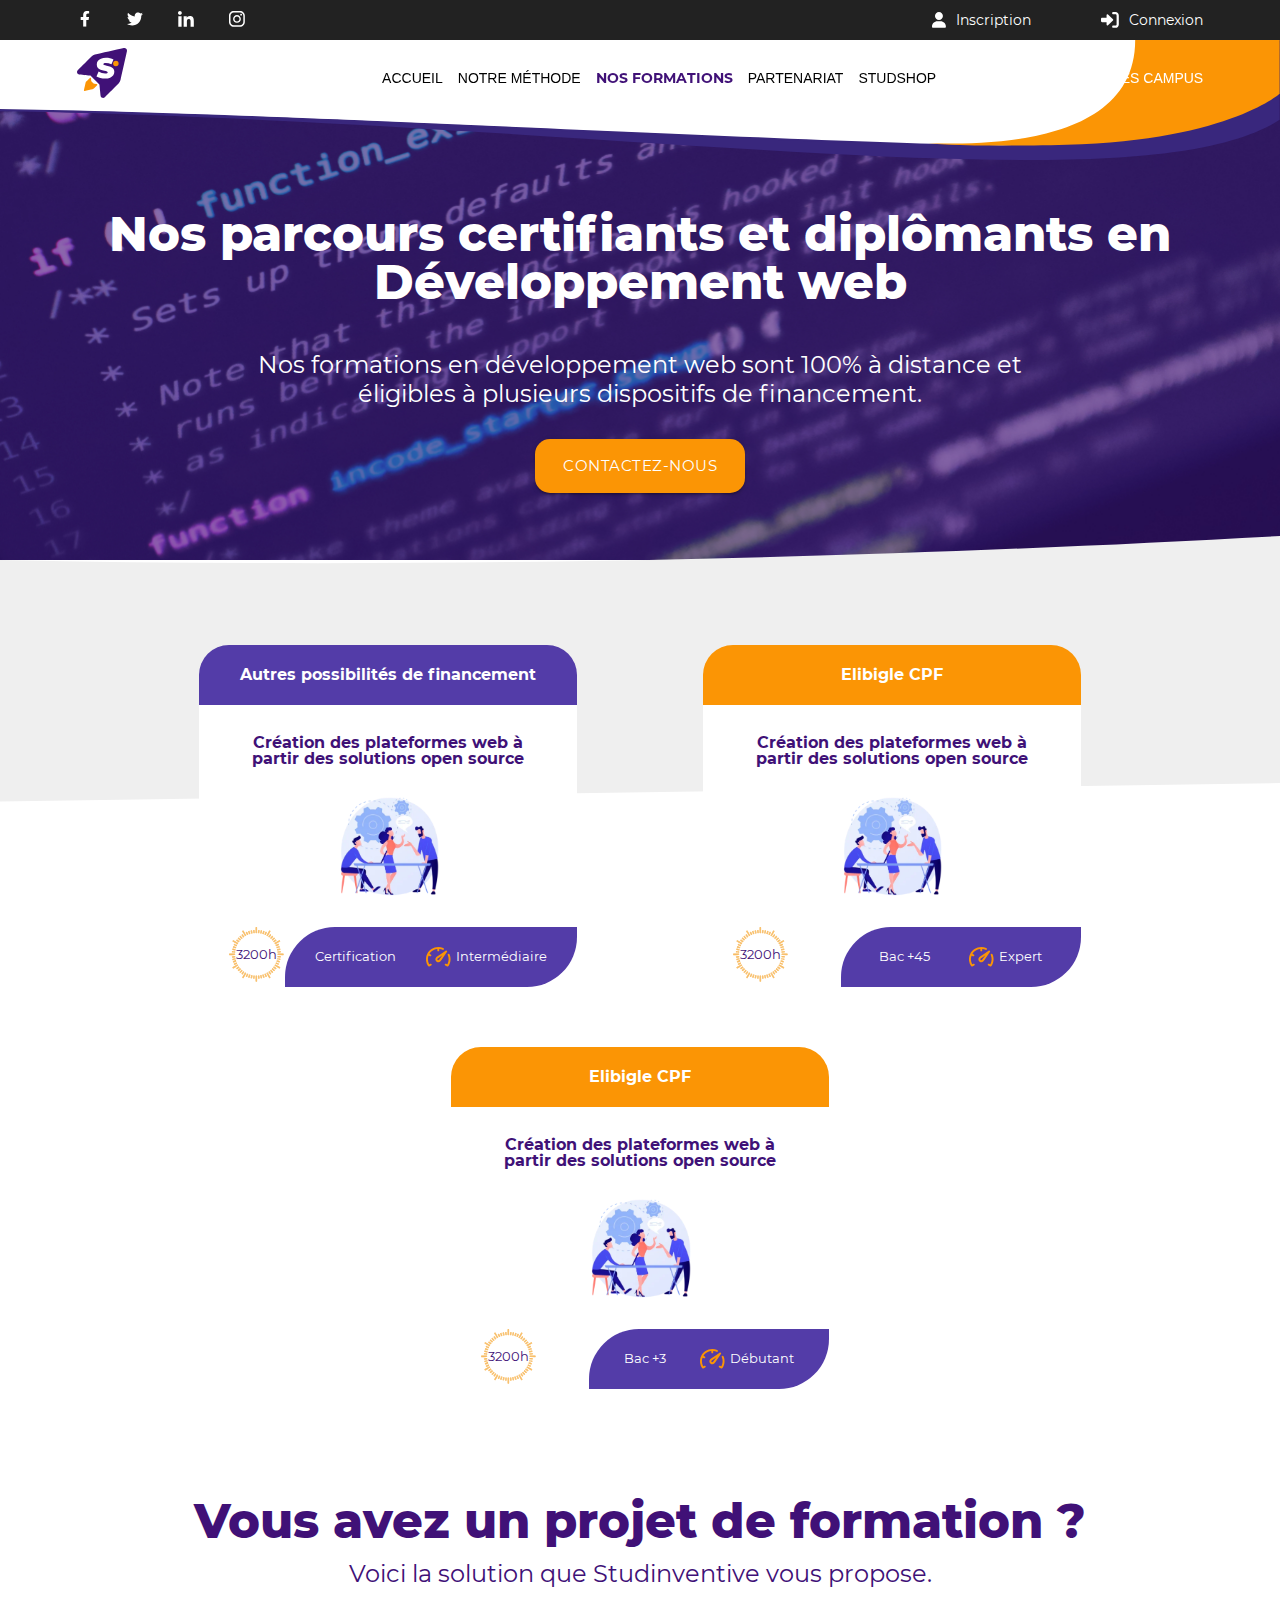
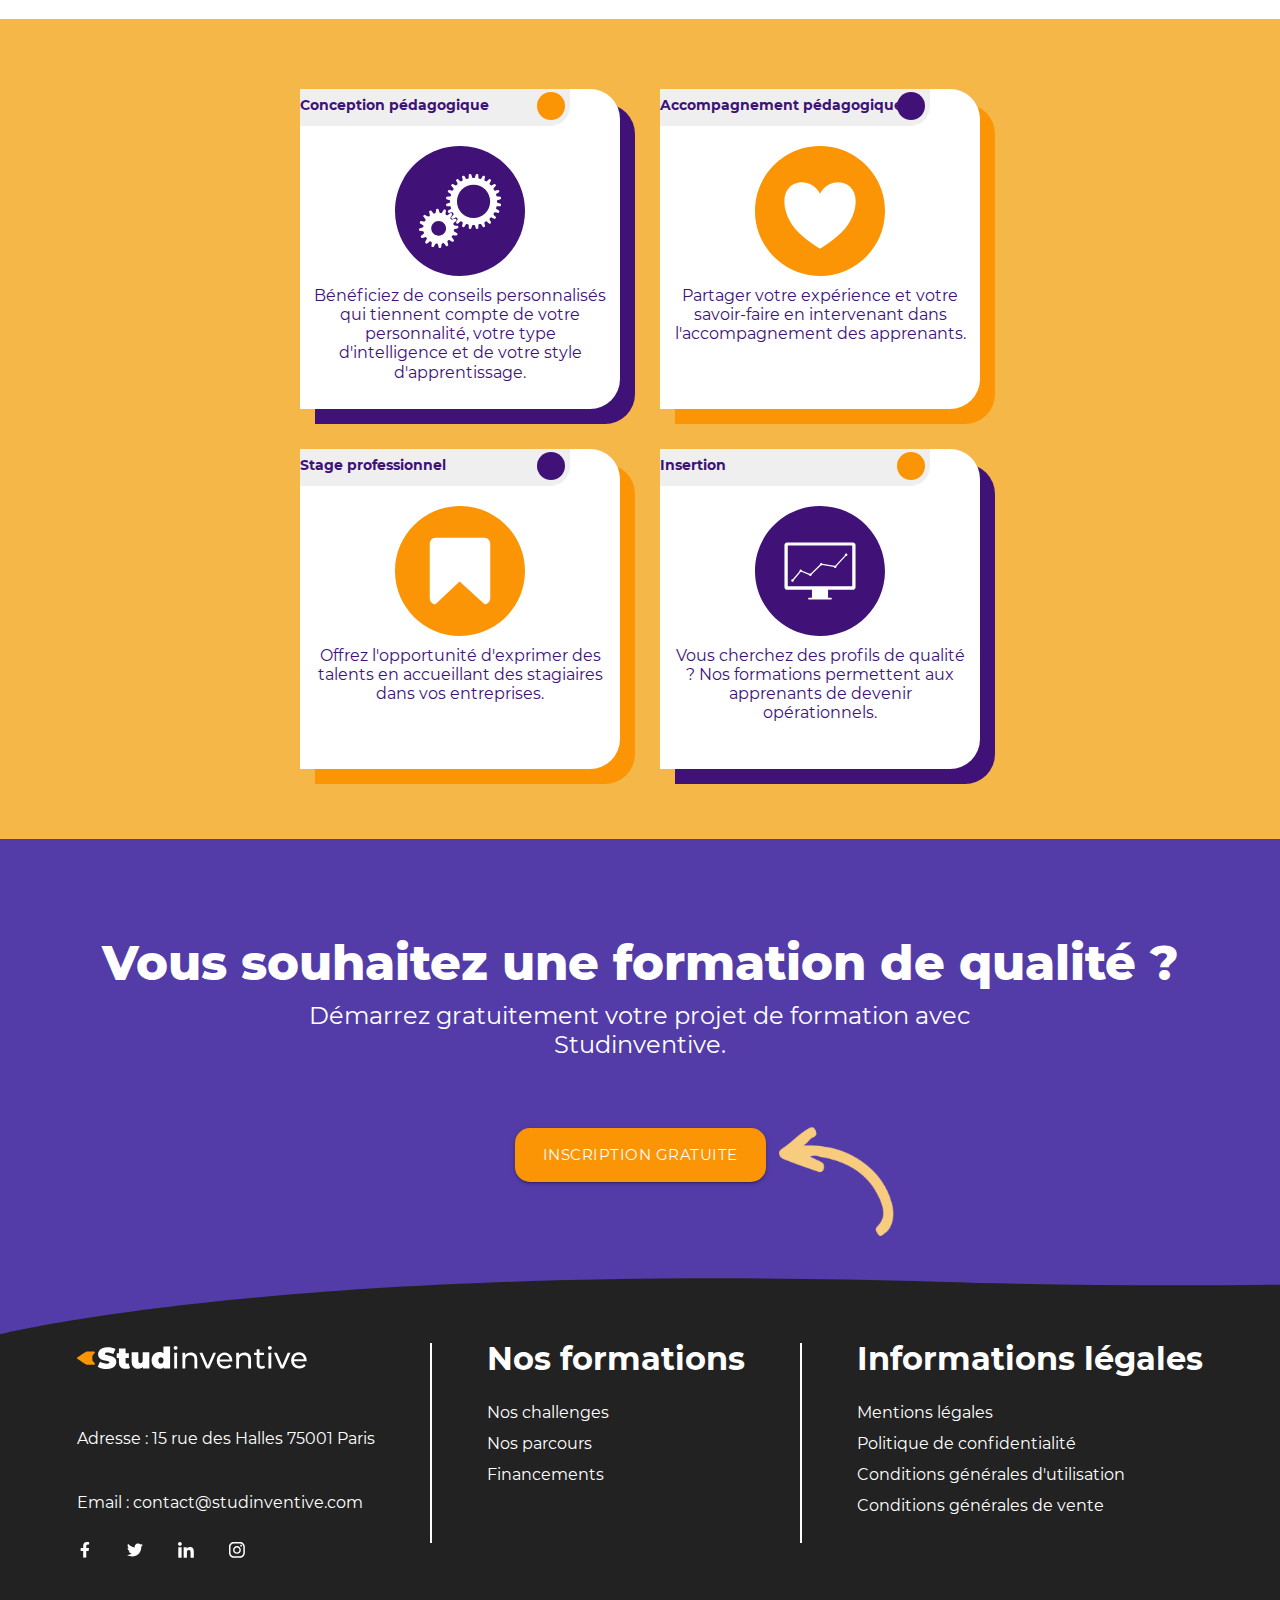
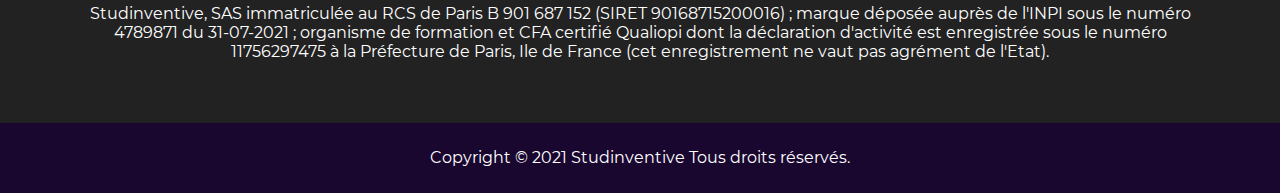
<file: formations.html>
<!DOCTYPE html>
<html lang="fr">

<head>
    <meta charset="UTF-8">
    <meta http-equiv="X-UA-Compatible" content="IE=edge">
    <meta name="viewport" content="width=device-width, initial-scale=1.0">
    <link rel="stylesheet" href="css/materialize.css">
    <link rel="stylesheet" href="css/general.css">
    <link rel="stylesheet" href="css/formations.css">
    <link rel="icon" href="images/logo_rocket.svg" />
    <link href="https://fonts.googleapis.com/icon?family=Material+Icons" rel="stylesheet">
    <script src="js/materialize.js" defer></script>
    <script src="js/header.js" defer></script>
    <!-- Important : Mettre ici l'image d'accueil SPECIFIQUE à la page -->
    <style>
        .landing_section {
            background-image: url(images/dev_formations_landing_background.jpg);
        }
    </style>
    <title>Studinventive : Offres entreprises</title>
</head>

<body>
    <div class="top_menu_bar">
        <div class="top_menu_bar_social">
            <a href="https://www.facebook.com/studinventive" target="_blank"><img src="images/facebook_icon.svg"
                    alt="Icone Facebook"></a>
            <a href="https://twitter.com/studinventive" target="_blank"><img src="images/twitter_icon.svg"
                    alt="Icone twitter"></a>
            <a href="https://www.linkedin.com/company/studinventive" target="_blank"><img src="images/linkedin_icon.svg"
                    alt="Icone LinkedIn"></a>
            <a href="https://www.instagram.com/studinventive/" target="_blank"><img src="images/instagram_icon.svg"
                    alt="Icone Instagram"></a>
        </div>
        <ul class="top_menu_bar_links">
            <li><a href=""><img src="images/account_icon.svg" alt="Icone compte">Inscription</a></li>
            <li><a href="connexion.html"><img src="images/connection_icon.svg" alt="Icone connexion">Connexion</a></li>
        </ul>
    </div>
    <header>
        <!-- mobile sidenav -->
        <div class="nav_container_mobile">
            <img class="nav_container_mobile_logo" src="images/logo_studinventive.svg" alt="Logo studinventive">
            <ul id="slide-out" class="sidenav">
                <li>
                    <div class="user-view">
                        <div class="background">
                        </div>
                    </div>
                </li>
                <li><a href="#!"><i class="material-icons color_purple">mode_edit</i>Inscription</a></li>
                <li><a href="connexion.html"><i class="material-icons color_orange">forward</i>Connexion</a></li>
                <li>
                    <div class="divider"></div>
                </li>
                <li class="subheader_row"><a class="subheader">Menu</a><a href="#!"
                        class="close_button_nav sidenav-close"></a>
                </li>
                <li><a href="index.html" class="current_page">Accueil</a></li>
                <li><a href="">Notre méthode</a></li>
                <ul class="collapsible collapsible-accordion">
                    <li>
                        <a class="collapsible-header">Nos formations</a>
                        <div class="collapsible-body">
                            <ul id="" class="">
                                <li><a href="#!">Nos challenges</a></li>
                                <li><a href="#!">Bachelors (niveau Bac +3/4)</a></li>
                                <li><a href="#!">Magistère (niveau Bac +5)</a></li>
                                <li><a href="#!">Titres professionnels</a></li>
                                <li><a href="#!">Certifications Studinventive</a></li>
                                <li><a href="#!">Certifications langues (TOEIC)</a></li>
                                <li><a href="#!">Autres formations</a></li>
                                <li class="divider"></li>
                                <li><a href="entreprises.html">Offres entreprises</a></li>
                            </ul>
                        </div>
                    </li>
                </ul>
                <li><a href="partenariat.html">Partenariat</a></li>
                <li><a href="">Studshop</a></li>
                <li class="nav_li_campus"><a href="connexion.html">Accès campus</a></li>
                <li>
                    <div class="divider"></div>
                </li>
                <li><a class="subheader">Suivez-nous</a></li>
                <li><a href="https://www.facebook.com/studinventive" target="_blank"><img
                            class="nav_container_mobile_social" src="images/facebook_icon.svg" alt="Icone Facebook"></a>
                </li>
                <li> <a href="https://twitter.com/studinventive" target="_blank"><img
                            class="nav_container_mobile_social" src="images/twitter_icon.svg" alt="Icone twitter"></a>
                </li>
                <li><a href="https://www.linkedin.com/company/studinventive" target="_blank"><img
                            class="nav_container_mobile_social" src="images/linkedin_icon.svg" alt="Icone LinkedIn"></a>
                </li>
                <li><a href="https://www.instagram.com/studinventive/" target="_blank"><img
                            class="nav_container_mobile_social" src="images/instagram_icon.svg"
                            alt="Icone Instagram"></a></li>
            </ul>
            <a href="#" data-target="slide-out" class="sidenav-trigger"><i class="material-icons">menu</i></a>
        </div>
        <!-- desktop nav -->
        <div class="nav_container">
            <a href="/index.html"><img class="nav_logo_studinventive" src="images/logo_studinventive.svg"
                    alt="Logo Studinventive"></a>
            <a href="/index.html"><img class="nav_logo_rocket" src="images/logo_rocket.svg"
                    alt="Logo Studinventive rocket"></a>
            <!-- ul dropdown1 = liste qui sert au dropdown "Formation" du nav -->
            <ul id="dropdown1" class="dropdown-content">
                <li><a href="#!">Nos challenges</a></li>
                <li><a href="#!">Bachelors (niveau Bac +3/4)</a></li>
                <li><a href="#!">Magistère (niveau Bac +5)</a></li>
                <li><a href="#!">Titres professionnels</a></li>
                <li><a href="#!">Certifications Studinventive</a></li>
                <li><a href="#!">Certifications langues (TOEIC)</a></li>
                <li><a href="#!">Autres formations</a></li>
                <li><a href="entreprises.html">Offres entreprises</a></li>
            </ul>
            <nav>
                <ul>
                    <li><a href="index.html">Accueil</a></li>
                    <li><a href="">Notre méthode</a></li>
                    <li><a class="dropdown-trigger current_page" href="#!" data-target="dropdown1">Nos formations</a>
                    </li>
                    <li><a href="partenariat.html">Partenariat</a></li>
                    <li><a href="">Studshop</a></li>
                    <li class="nav_li_campus"><a href="connexion.html">Accès campus</a></li>
                </ul>
            </nav>
        </div>
    </header>
    <main>
        <section class="landing_section">
            <h1>Nos parcours certifiants et diplômants en Développement web</h1>
            <p>Nos formations en développement web sont 100% à distance et éligibles à plusieurs dispositifs de
                financement.</p>
            <a href="" class="waves-effect waves-light btn-large ">Contactez-nous</a>
        </section>
        <section class="training_section">
            <div class="training_section_content">
                <div class="training_card">
                    <h3 class="training_header"> Autres possibilités de financement</h3>
                    <div class="training_content">
                        <h3>Création des plateformes web à partir des solutions open source</h3>
                        <img src="images/challenge_01.png" alt="Illustration du challenge">
                    </div>
                    <div class="training_last">
                        <div class="training_time">
                            <p>3200</p>
                            <p>h</p>
                        </div>
                        <div class="training_last_content">
                            <p class="">Certification</p>
                            <p class="">Intermédiaire</p>
                        </div>
                    </div>
                </div>
                <div class="training_card">
                    <h3 class="training_header  eligible_cpf">Elibigle CPF</h3>
                    <div class="training_content">
                        <h3>Création des plateformes web à partir des solutions open source</h3>
                        <img src="images/challenge_01.png" alt="Illustration du challenge">
                    </div>
                    <div class="training_last">
                        <div class="training_time">
                            <p>3200</p>
                            <p>h</p>
                        </div>
                        <div class="training_last_content">
                            <p class="">Bac +45</p>
                            <p class="">Expert</p>
                        </div>
                    </div>
                </div>
                <div class="training_card">
                    <h3 class="training_header  eligible_cpf">Elibigle CPF</h3>
                    <div class="training_content">
                        <h3>Création des plateformes web à partir des solutions open source</h3>
                        <img src="images/challenge_01.png" alt="Illustration du challenge">
                    </div>
                    <div class="training_last">
                        <div class="training_time">
                            <p>3200</p>
                            <p>h</p>
                        </div>
                        <div class="training_last_content">
                            <p class="">Bac +3</p>
                            <p class="">Débutant</p>
                        </div>
                    </div>
                </div>

        </section>
        <section class="project_section">
            <div class="section_title">
                <h2>Vous avez un projet de formation ?</h2>
                <p>Voici la solution que Studinventive vous propose.</p>
            </div>
            <div class="project_card_container">
                <div>
                    <div class="project_section_card">
                        <div class="project_card_header">
                            <h3 class="project_card_title">Conception pédagogique</h3>
                            <div class="card_circle3"></div>
                        </div>
                        <img src="images/gear.svg" class="project_section_img" alt="illustration d'un engrenage">
                        <p>Bénéficiez de conseils personnalisés qui tiennent compte de votre personnalité, votre type
                            d'intelligence et de votre style d'apprentissage.</p>
                    </div>
                    <div class="project_section_card orange_shadow">
                        <div class="project_card_header">
                            <h3 class="project_card_title">Accompagnement pédagogique</h3>
                            <div class="card_circle1"></div>
                        </div>
                        <img src="images/heart.svg" class="project_section_img" alt="illustration d'un coeur">
                        <p>Partager votre expérience et votre savoir-faire en intervenant dans l'accompagnement des
                            apprenants.</p>
                    </div>
                </div>
                <div>
                    <div class="project_section_card orange_shadow">
                        <div class="project_card_header">
                            <h3 class="project_card_title">Stage professionnel</h3>
                            <div class="card_circle1"></div>
                        </div>
                        <img src="images/bookmark.svg" class="project_section_img" alt="illustration d'un fanion">
                        <p>Offrez l'opportunité d'exprimer des talents en accueillant des stagiaires dans vos
                            entreprises.
                        </p>
                    </div>
                    <div class="project_section_card">
                        <div class="project_card_header">
                            <h3 class="project_card_title">Insertion</h3>
                            <div class="card_circle3"></div>
                        </div>
                        <img src="images/curve.svg" class="project_section_img" alt="illustration d'un graphique">
                        <p>Vous cherchez des profils de qualité ? Nos formations permettent aux apprenants de devenir
                            opérationnels.</p>
                    </div>
                </div>
            </div>
        </section>
        <section class="cta_section">
            <div class="section_title">
                <h2>Vous souhaitez une formation de qualité ?</h2>
                <p>Démarrez gratuitement votre projet de formation avec Studinventive.</p>
            </div>
            <div class="cta_section_content">
                <a href="" class="waves-effect waves-light btn-large">Inscription gratuite</a>
                <img src="images/rounded_arrow_image.svg" alt="Flèche">
            </div>
        </section>
    </main>
    <footer>
        <div class="footer_container">
            <div class="footer_container_left">
                <img class="footer_logo_studinventive" src="images/logo_studinventive_blanc.svg"
                    alt="Logo Studinventive en noir et blanc">
                <div class="footer_contact">
                    <p>Adresse : 15 rue des Halles 75001 Paris</p>
                    <p>Email : contact@studinventive.com</p>
                </div>
                <div class="footer_social">
                    <a href="https://www.facebook.com/studinventive" target="_blank"><img src="images/facebook_icon.svg"
                            alt="Icone Facebook"></a>
                    <a href="https://twitter.com/studinventive" target="_blank"><img src="images/twitter_icon.svg"
                            alt="Icone twitter"></a>
                    <a href="https://www.linkedin.com/company/studinventive" target="_blank"><img
                            src="images/linkedin_icon.svg" alt="Icone LinkedIn"></a>
                    <a href="https://www.instagram.com/studinventive/" target="_blank"><img
                            src="images/instagram_icon.svg" alt="Icone Instagram"></a>
                </div>
            </div>
            <div class="footer_white_line"></div>
            <div class="footer_container_middle">
                <h3>Nos formations</h3>
                <ul>
                    <li><a href="">Nos challenges</a></li>
                    <li><a href="">Nos parcours</a></li>
                    <li><a href="">Financements</a></li>
                </ul>
            </div>
            <div class="footer_white_line"></div>
            <div class="footer_container_right">
                <h3>Informations légales</h3>
                <ul>
                    <li><a href="">Mentions légales</a></li>
                    <li><a href="">Politique de confidentialité</a></li>
                    <li><a href="">Conditions générales d'utilisation</a></li>
                    <li><a href="">Conditions générales de vente</a></li>
                </ul>
            </div>
        </div>
        <div class="footer_container_bottom">
            <p>Studinventive, SAS immatriculée au RCS de Paris B 901 687 152 &#40;SIRET 90168715200016&#41; ; marque
                déposée
                auprès de l'INPI sous le numéro 4789871 du 31-07-2021 ; organisme de formation et CFA certifié
                Qualiopi dont la déclaration d'activité est enregistrée sous le numéro 11756297475 à la Préfecture
                de Paris, Ile de France &#40;cet enregistrement ne vaut pas agrément de l'Etat&#41;.</p>
        </div>
        <div class="copyright">
            <p>Copyright © 2021 Studinventive Tous droits réservés.</p>
        </div>
    </footer>
</body>

</html>
</file>
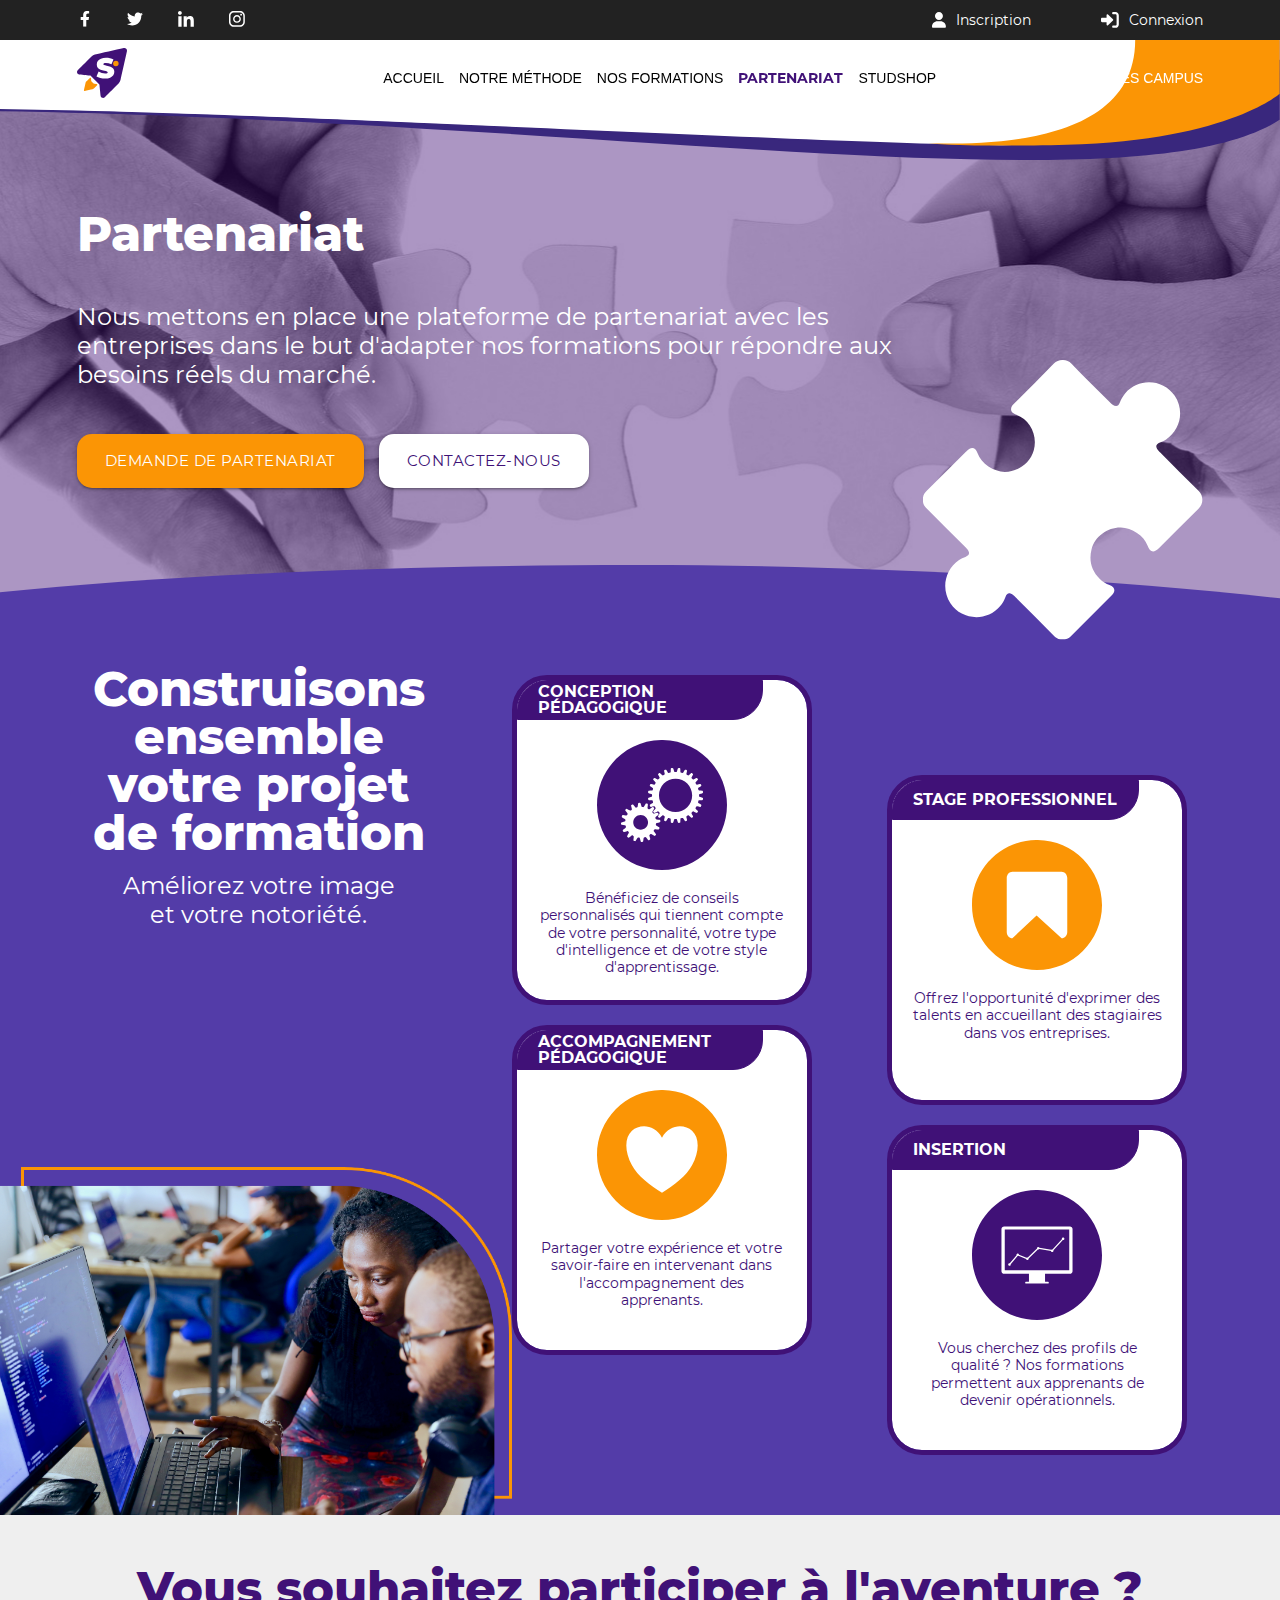
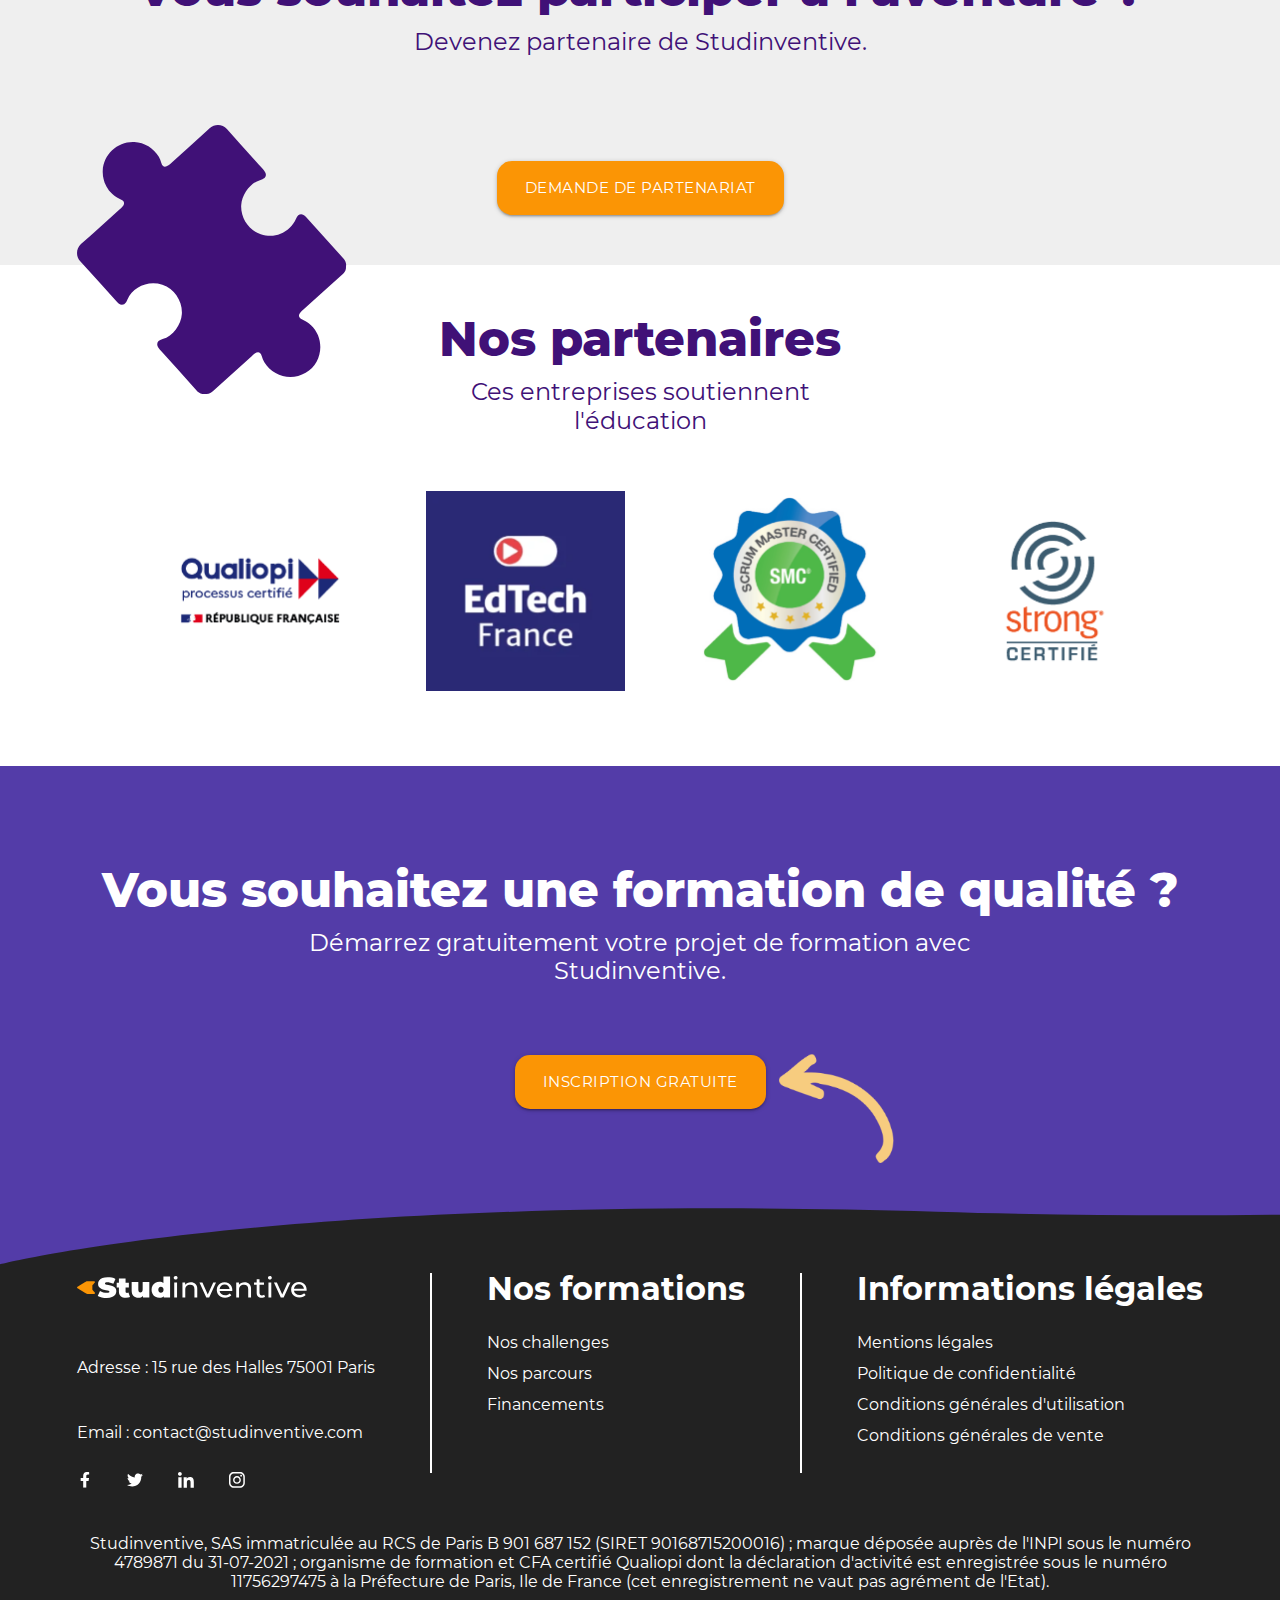
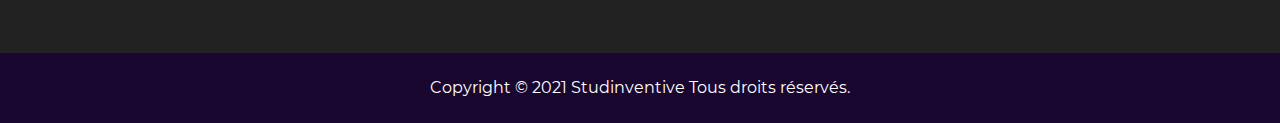
<file: partenariat.html>
<!DOCTYPE html>
<html lang="fr">

<head>
    <meta charset="UTF-8">
    <meta http-equiv="X-UA-Compatible" content="IE=edge">
    <meta name="viewport" content="width=device-width, initial-scale=1.0">
    <link rel="stylesheet" href="css/materialize.css">
    <link rel="stylesheet" href="css/general.css">
    <link rel="stylesheet" href="css/partenariat.css">
    <link rel="icon" href="images/logo_rocket.svg" />
    <link href="https://fonts.googleapis.com/icon?family=Material+Icons" rel="stylesheet">
    <script src="js/materialize.js" defer></script>
    <script src="js/header.js" defer></script>
    <script src="js/accueil.js" defer></script>
    <!--     <script src="js/accueil.js" defer></script> -->
    <title>Studinventive : Partenariat</title>
</head>

<body>
    <div class="top_menu_bar">
        <div class="top_menu_bar_social">
            <a href="https://www.facebook.com/studinventive" target="_blank"><img src="images/facebook_icon.svg"
                    alt="Icone Facebook"></a>
            <a href="https://twitter.com/studinventive" target="_blank"><img src="images/twitter_icon.svg"
                    alt="Icone twitter"></a>
            <a href="https://www.linkedin.com/company/studinventive" target="_blank"><img src="images/linkedin_icon.svg"
                    alt="Icone LinkedIn"></a>
            <a href="https://www.instagram.com/studinventive/" target="_blank"><img src="images/instagram_icon.svg"
                    alt="Icone Instagram"></a>
        </div>
        <ul class="top_menu_bar_links">
            <li><a href=""><img src="images/account_icon.svg" alt="Icone compte">Inscription</a></li>
            <li><a href="connexion.html"><img src="images/connection_icon.svg" alt="Icone connexion">Connexion</a></li>
        </ul>
    </div>
    <header>
        <!-- mobile sidenav -->
        <div class="nav_container_mobile">
            <img class="nav_container_mobile_logo" src="images/logo_studinventive.svg" alt="Logo studinventive">
            <ul id="slide-out" class="sidenav">
                <li>
                    <div class="user-view">
                        <div class="background">
                        </div>
                    </div>
                </li>
                <li><a href="#!"><i class="material-icons color_purple">mode_edit</i>Inscription</a></li>
                <li><a href="connexion.html"><i class="material-icons color_orange">forward</i>Connexion</a></li>
                <li>
                    <div class="divider"></div>
                </li>
                <li class="subheader_row"><a class="subheader">Menu</a><a href="#!"
                        class="close_button_nav sidenav-close"></a>
                </li>
                <li><a href="index.html" class="current_page">Accueil</a></li>
                <li><a href="notremethode.html">Notre méthode</a></li>
                <ul class="collapsible collapsible-accordion">
                    <li>
                        <a class="collapsible-header">Nos formations</a>
                        <div class="collapsible-body">
                            <ul id="" class="">
                                <li><a href="#!">Nos challenges</a></li>
                                <li><a href="#!">Bachelors (niveau Bac +3/4)</a></li>
                                <li><a href="#!">Magistère (niveau Bac +5)</a></li>
                                <li><a href="#!">Titres professionnels</a></li>
                                <li><a href="#!">Certifications Studinventive</a></li>
                                <li><a href="#!">Certifications langues (TOEIC)</a></li>
                                <li><a href="#!">Autres formations</a></li>
                                <li class="divider"></li>
                                <li><a href="entreprises.html">Offres entreprises</a></li>
                            </ul>
                        </div>
                    </li>
                </ul>
                <li><a href="partenariat.html">Partenariat</a></li>
                <li><a href="studshop.html">Studshop</a></li>
                <li class="nav_li_campus"><a href="connexion.html">Accès campus</a></li>
                <li>
                    <div class="divider"></div>
                </li>
                <li><a class="subheader">Suivez-nous</a></li>
                <li><a href="https://www.facebook.com/studinventive" target="_blank"><img
                            class="nav_container_mobile_social" src="images/facebook_icon.svg" alt="Icone Facebook"></a>
                </li>
                <li> <a href="https://twitter.com/studinventive" target="_blank"><img
                            class="nav_container_mobile_social" src="images/twitter_icon.svg" alt="Icone twitter"></a>
                </li>
                <li><a href="https://www.linkedin.com/company/studinventive" target="_blank"><img
                            class="nav_container_mobile_social" src="images/linkedin_icon.svg" alt="Icone LinkedIn"></a>
                </li>
                <li><a href="https://www.instagram.com/studinventive/" target="_blank"><img
                            class="nav_container_mobile_social" src="images/instagram_icon.svg"
                            alt="Icone Instagram"></a></li>
            </ul>
            <a href="#" data-target="slide-out" class="sidenav-trigger"><i class="material-icons">menu</i></a>
        </div>
        <!-- desktop nav -->
        <div class="nav_container">
            <a href="/index.html"><img class="nav_logo_studinventive" src="images/logo_studinventive.svg"
                    alt="Logo Studinventive"></a>
            <a href="/index.html"><img class="nav_logo_rocket" src="images/logo_rocket.svg"
                    alt="Logo Studinventive rocket"></a>
            <!-- ul dropdown1 = liste qui sert au dropdown "Formation" du nav -->
            <ul id="dropdown1" class="dropdown-content">
                <li><a href="#!">Nos challenges</a></li>
                <li><a href="#!">Bachelors (niveau Bac +3/4)</a></li>
                <li><a href="#!">Magistère (niveau Bac +5)</a></li>
                <li><a href="#!">Titres professionnels</a></li>
                <li><a href="#!">Certifications Studinventive</a></li>
                <li><a href="#!">Certifications langues (TOEIC)</a></li>
                <li><a href="#!">Autres formations</a></li>
                <li><a href="entreprises.html">Offres entreprises</a></li>
            </ul>
            <nav>
                <ul>
                    <li><a href="index.html">Accueil</a></li>
                    <li><a href="notremethode.html">Notre méthode</a></li>
                    <li><a class="dropdown-trigger" href="#!" data-target="dropdown1">Nos formations</a>
                    </li>
                    <li><a href="partenariat.html" class="current_page">Partenariat</a></li>
                    <li><a href="studshop.html">Studshop</a></li>
                    <li class="nav_li_campus"><a href="connexion.html">Accès campus</a></li>
                </ul>
            </nav>
        </div>
    </header>
    <main>
        <section class="landing_section">
            <h1>Partenariat</h1>
            <p>Nous mettons en place une plateforme de partenariat avec les entreprises dans le but d'adapter nos
                formations pour répondre aux besoins réels du marché.</p>
            <div class="landing_buttons">
                <a href="" class="waves-effect waves-light btn-large">Demande de partenariat</a>
                <a href="faq.html" class="waves-effect waves-light btn-large white_btn">Contactez-nous</a>
            </div>
            <img src="images/puzzle_white.svg" alt="Pièce de puzzle">
        </section>

        <section class="project_section">
            <div class="curve_top"></div>
            <div class="project_left_content">
                <div class="section_title">
                    <h2>Construisons ensemble votre projet de formation</h2>
                    <p>Améliorez votre image et votre notoriété.</p>
                </div>
                <img class="project_img" src="images/partenariat_project.png" alt="Réunion">
            </div>
            <div class="project_card_container1">
                <div class="card_model_1">
                    <h3>Conception pédagogique</h3>
                    <img src="images/gear.svg" alt="illustration d'un engrenage">
                    <p>Bénéficiez de conseils personnalisés qui tiennent compte de votre personnalité, votre type
                        d'intelligence et de votre style d'apprentissage.</p>
                </div>
                <div class="card_model_1">
                    <h3>Accompagnement pédagogique</h3>
                    <img src="images/heart.svg" alt="illustration d'un coeur">
                    <p>Partager votre expérience et votre savoir-faire en intervenant dans l'accompagnement des
                        apprenants.</p>
                </div>
            </div>
            <div class="project_card_container2">
                <div class="card_model_1">
                    <h3>Stage professionnel</h3>
                    <img src="images/bookmark.svg" alt="illustration d'un fanion">
                    <p>Offrez l'opportunité d'exprimer des talents en accueillant des stagiaires dans vos
                        entreprises.
                    </p>
                </div>
                <div class="card_model_1">
                    <h3>Insertion</h3>
                    <img src="images/curve.svg" alt="illustration d'un graphique">
                    <p>Vous cherchez des profils de qualité ? Nos formations permettent aux apprenants de devenir
                        opérationnels.</p>
                </div>
            </div>
        </section>
        <section class="participate_section">
            <div class="section_title">
                <h2>Vous souhaitez participer à l'aventure ?</h2>
                <p>Devenez partenaire de Studinventive.</p>
            </div>
            <a href="" class="waves-effect waves-light btn-large orange_btn">Demande de partenariat</a>
            <img src="images/puzzle_purple.svg" alt="Pièce de puzzle">
        </section>
        <section class="more_section">
            <div class="section_title">
                <h2>Nos partenaires</h2>
                <p>Ces entreprises soutiennent l'éducation</p>
            </div>
            <div class="marquee">
                <ul class="marquee-content">
                    <li><img src="images/label1.png" alt=""></li>
                    <li><img src="images/label2.png" alt=""></li>
                    <li><img src="images/label3.png" alt=""></li>
                    <li><img src="images/label4.png" alt=""></li>
                    <li><img src="images/label5.png" alt=""></li>
                    <li><img src="images/label6.png" alt=""></li>
                </ul>
            </div>
        </section>
        <section class="cta_section">
            <div class="section_title">
                <h2>Vous souhaitez une formation de qualité ?</h2>
                <p>Démarrez gratuitement votre projet de formation avec Studinventive.</p>
            </div>
            <div class="cta_section_content">
                <a href="" class="waves-effect waves-light btn-large">Inscription gratuite</a>
                <img src="images/rounded_arrow_image.svg" alt="Flèche">
            </div>
        </section>
    </main>
    <footer>
        <div class="footer_container">
            <div class="footer_container_left">
                <img class="footer_logo_studinventive" src="images/logo_studinventive_blanc.svg"
                    alt="Logo Studinventive en noir et blanc">
                <div class="footer_contact">
                    <p>Adresse : 15 rue des Halles 75001 Paris</p>
                    <p>Email : contact@studinventive.com</p>
                </div>
                <div class="footer_social">
                    <a href="https://www.facebook.com/studinventive" target="_blank"><img src="images/facebook_icon.svg"
                            alt="Icone Facebook"></a>
                    <a href="https://twitter.com/studinventive" target="_blank"><img src="images/twitter_icon.svg"
                            alt="Icone twitter"></a>
                    <a href="https://www.linkedin.com/company/studinventive" target="_blank"><img
                            src="images/linkedin_icon.svg" alt="Icone LinkedIn"></a>
                    <a href="https://www.instagram.com/studinventive/" target="_blank"><img
                            src="images/instagram_icon.svg" alt="Icone Instagram"></a>
                </div>
            </div>
            <div class="footer_white_line"></div>
            <div class="footer_container_middle">
                <h3>Nos formations</h3>
                <ul>
                    <li><a href="">Nos challenges</a></li>
                    <li><a href="">Nos parcours</a></li>
                    <li><a href="">Financements</a></li>
                </ul>
            </div>
            <div class="footer_white_line"></div>
            <div class="footer_container_right">
                <h3>Informations légales</h3>
                <ul>
                    <li><a href="">Mentions légales</a></li>
                    <li><a href="">Politique de confidentialité</a></li>
                    <li><a href="">Conditions générales d'utilisation</a></li>
                    <li><a href="">Conditions générales de vente</a></li>
                </ul>
            </div>
        </div>
        <div class="footer_container_bottom">
            <p>Studinventive, SAS immatriculée au RCS de Paris B 901 687 152 &#40;SIRET 90168715200016&#41; ; marque
                déposée
                auprès de l'INPI sous le numéro 4789871 du 31-07-2021 ; organisme de formation et CFA certifié
                Qualiopi dont la déclaration d'activité est enregistrée sous le numéro 11756297475 à la Préfecture
                de Paris, Ile de France &#40;cet enregistrement ne vaut pas agrément de l'Etat&#41;.</p>
        </div>
        <div class="copyright">
            <p>Copyright © 2021 Studinventive Tous droits réservés.</p>
        </div>
    </footer>
</body>

</html>
</file>
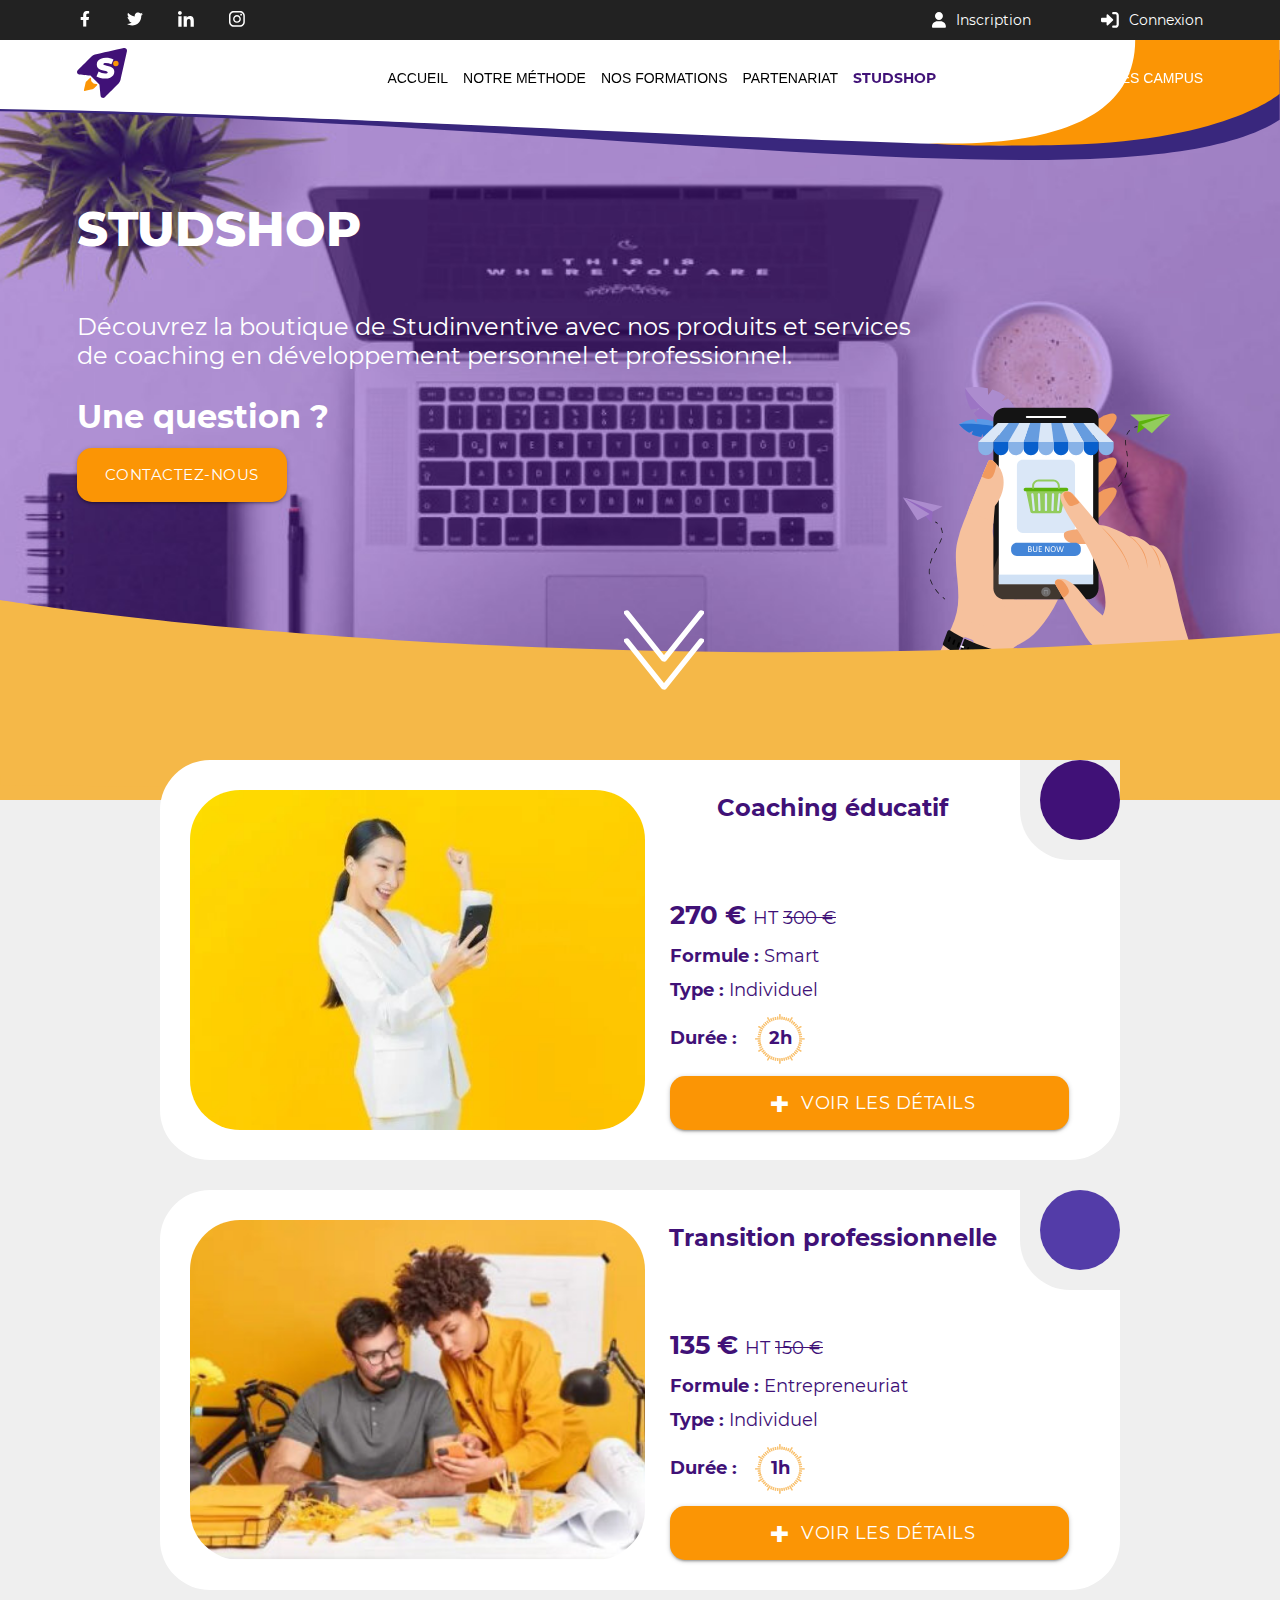
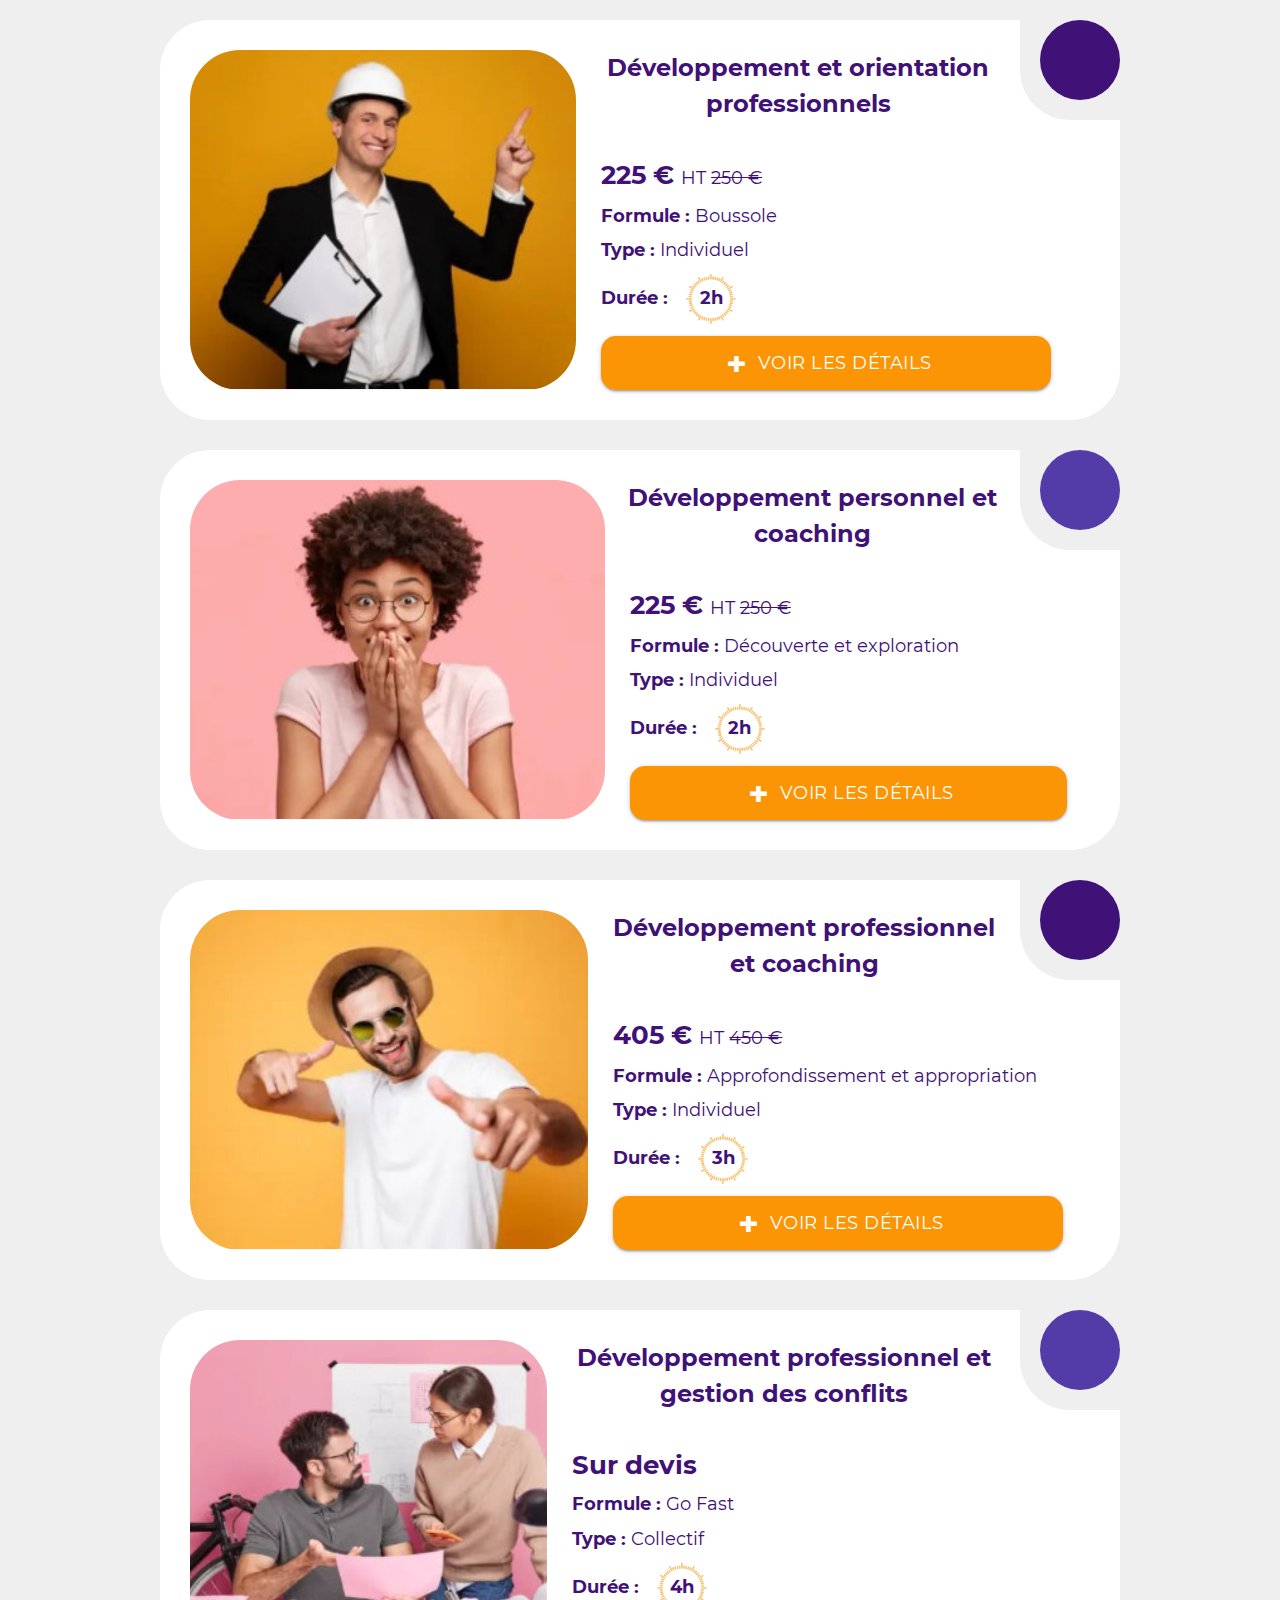
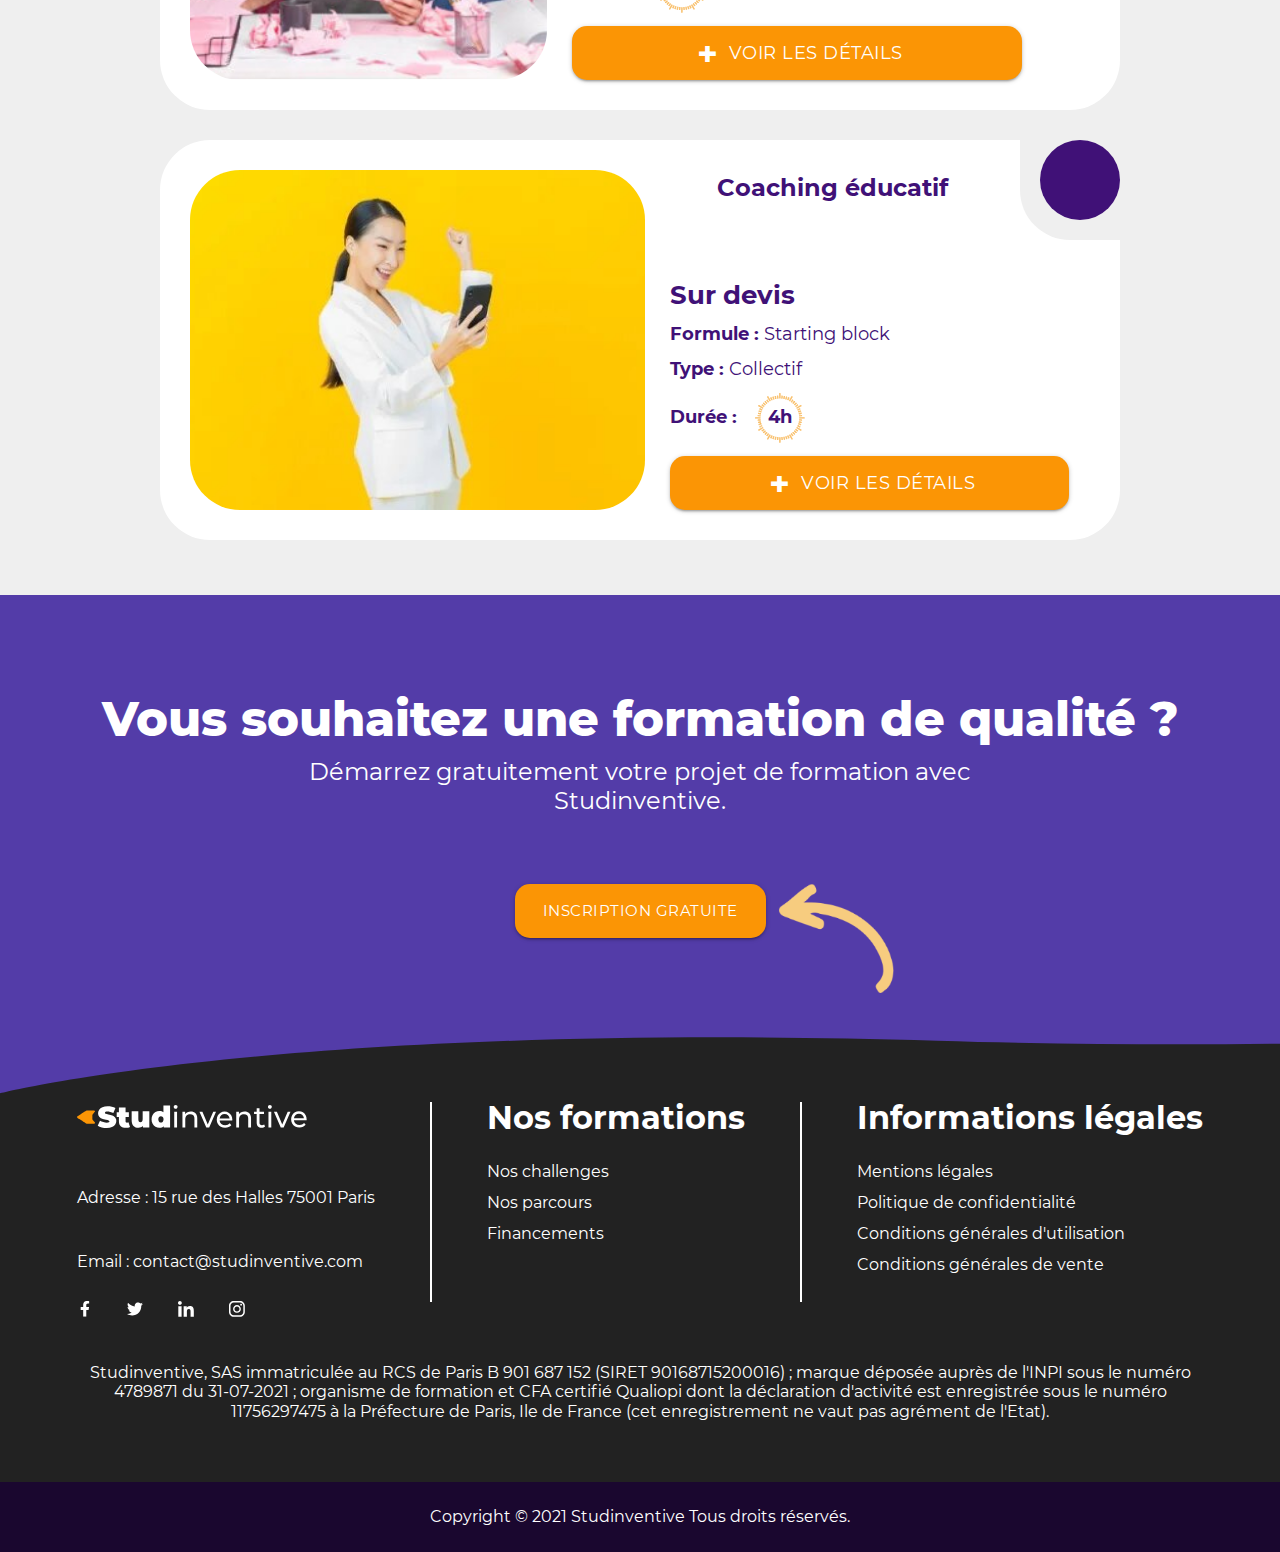
<file: studshop.html>
<!DOCTYPE html>
<html lang="fr">

<head>
    <meta charset="UTF-8">
    <meta http-equiv="X-UA-Compatible" content="IE=edge">
    <meta name="viewport" content="width=device-width, initial-scale=1.0">
    <link rel="stylesheet" href="css/materialize.css">
    <link rel="stylesheet" href="css/general.css">
    <link rel="stylesheet" href="css/studshop.css">
    <link rel="icon" href="images/logo_rocket.svg" />
    <link href="https://fonts.googleapis.com/icon?family=Material+Icons" rel="stylesheet">
    <script src="js/materialize.js" defer></script>
    <script src="js/header.js" defer></script>
    <script>
        function scrollToAnchor(id) {
            destinationOffset = document.getElementById("anchor_" + id).offsetTop - 160;
            window.scrollTo(0, destinationOffset);
        }
    </script>
    <title>Studinventive : Studshop</title>
</head>

<body>
    <div class="top_menu_bar">
        <div class="top_menu_bar_social">
            <a href="https://www.facebook.com/studinventive" target="_blank"><img src="images/facebook_icon.svg"
                    alt="Icone Facebook"></a>
            <a href="https://twitter.com/studinventive" target="_blank"><img src="images/twitter_icon.svg"
                    alt="Icone twitter"></a>
            <a href="https://www.linkedin.com/company/studinventive" target="_blank"><img src="images/linkedin_icon.svg"
                    alt="Icone LinkedIn"></a>
            <a href="https://www.instagram.com/studinventive/" target="_blank"><img src="images/instagram_icon.svg"
                    alt="Icone Instagram"></a>
        </div>
        <ul class="top_menu_bar_links">
            <li><a href=""><img src="images/account_icon.svg" alt="Icone compte">Inscription</a></li>
            <li><a href="connexion.html"><img src="images/connection_icon.svg" alt="Icone connexion">Connexion</a></li>
        </ul>
    </div>
    <header>
        <!-- mobile sidenav -->
        <div class="nav_container_mobile">
            <img class="nav_container_mobile_logo" src="images/logo_studinventive.svg" alt="Logo studinventive">
            <ul id="slide-out" class="sidenav">
                <li>
                    <div class="user-view">
                        <div class="background">
                        </div>
                    </div>
                </li>
                <li><a href="#!"><i class="material-icons color_purple">mode_edit</i>Inscription</a></li>
                <li><a href="connexion.html"><i class="material-icons color_orange">forward</i>Connexion</a></li>
                <li>
                    <div class="divider"></div>
                </li>
                <li class="subheader_row"><a class="subheader">Menu</a><a href="#!"
                        class="close_button_nav sidenav-close"></a>
                </li>
                <li><a href="index.html" class="current_page">Accueil</a></li>
                <li><a href="notremethode.html">Notre méthode</a></li>
                <ul class="collapsible collapsible-accordion">
                    <li>
                        <a class="collapsible-header">Nos formations</a>
                        <div class="collapsible-body">
                            <ul id="" class="">
                                <li><a href="#!">Nos challenges</a></li>
                                <li><a href="#!">Bachelors (niveau Bac +3/4)</a></li>
                                <li><a href="#!">Magistère (niveau Bac +5)</a></li>
                                <li><a href="#!">Titres professionnels</a></li>
                                <li><a href="#!">Certifications Studinventive</a></li>
                                <li><a href="#!">Certifications langues (TOEIC)</a></li>
                                <li><a href="#!">Autres formations</a></li>
                                <li class="divider"></li>
                                <li><a href="entreprises.html">Offres entreprises</a></li>
                            </ul>
                        </div>
                    </li>
                </ul>
                <li><a href="partenariat.html">Partenariat</a></li>
                <li><a href="studshop.html">Studshop</a></li>
                <li class="nav_li_campus"><a href="connexion.html">Accès campus</a></li>
                <li>
                    <div class="divider"></div>
                </li>
                <li><a class="subheader">Suivez-nous</a></li>
                <li><a href="https://www.facebook.com/studinventive" target="_blank"><img
                            class="nav_container_mobile_social" src="images/facebook_icon.svg" alt="Icone Facebook"></a>
                </li>
                <li> <a href="https://twitter.com/studinventive" target="_blank"><img
                            class="nav_container_mobile_social" src="images/twitter_icon.svg" alt="Icone twitter"></a>
                </li>
                <li><a href="https://www.linkedin.com/company/studinventive" target="_blank"><img
                            class="nav_container_mobile_social" src="images/linkedin_icon.svg" alt="Icone LinkedIn"></a>
                </li>
                <li><a href="https://www.instagram.com/studinventive/" target="_blank"><img
                            class="nav_container_mobile_social" src="images/instagram_icon.svg"
                            alt="Icone Instagram"></a></li>
            </ul>
            <a href="#" data-target="slide-out" class="sidenav-trigger"><i class="material-icons">menu</i></a>
        </div>
        <!-- desktop nav -->
        <div class="nav_container">
            <a href="/index.html"><img class="nav_logo_studinventive" src="images/logo_studinventive.svg"
                    alt="Logo Studinventive"></a>
            <a href="/index.html"><img class="nav_logo_rocket" src="images/logo_rocket.svg"
                    alt="Logo Studinventive rocket"></a>
            <!-- ul dropdown1 = liste qui sert au dropdown "Formation" du nav -->
            <ul id="dropdown1" class="dropdown-content">
                <li><a href="#!">Nos challenges</a></li>
                <li><a href="#!">Bachelors (niveau Bac +3/4)</a></li>
                <li><a href="#!">Magistère (niveau Bac +5)</a></li>
                <li><a href="#!">Titres professionnels</a></li>
                <li><a href="#!">Certifications Studinventive</a></li>
                <li><a href="#!">Certifications langues (TOEIC)</a></li>
                <li><a href="#!">Autres formations</a></li>
                <li><a href="entreprises.html">Offres entreprises</a></li>
            </ul>
            <nav>
                <ul>
                    <li><a href="index.html">Accueil</a></li>
                    <li><a href="notremethode.html">Notre méthode</a></li>
                    <li><a class="dropdown-trigger" href="#!" data-target="dropdown1">Nos formations</a>
                    </li>
                    <li><a href="partenariat.html">Partenariat</a></li>
                    <li><a href="studshop.html" class="current_page">Studshop</a></li>
                    <li class="nav_li_campus"><a href="connexion.html">Accès campus</a></li>
                </ul>
            </nav>
        </div>
    </header>
    <main>
        <section class="landing_section">
            <h1>STUDSHOP</h1>
            <p>Découvrez la boutique de Studinventive avec nos produits et services de coaching en développement
                personnel et professionnel.</p>
            <h3>Une question ?</h3>
            <div class="landing_buttons">
                <a href="faq.html" class="waves-effect waves-light btn-large">Contactez-nous</a>
            </div>
            <img src="images/Illustration_ecommerce.svg" alt="Illustration site e-commerce" class="shop">
            <img id="goto1" onclick="scrollToAnchor(id)" src="images/white_arrow01.svg" alt="flèche blanche"
                class="white_arrow">
        </section>
        <section id="anchor_goto1" class="shopping_card_section">
            <img src="images/top_shopping_section.svg" alt="en-tête de section" class="top_section">
            <div class="shopping_card">
                <div class="top_right_corner">
                    <div class="shopping_card_circle01"></div>
                </div>
                <div class="image_container">
                    <img src="images/shopping_card_img01.svg" alt="illustration de formation">
                </div>
                <div class="shopping_card_description">
                    <h4 class="shopping_card_title">Coaching éducatif</h4>
                    <div class="shopping_card_content">
                        <p id="product_price">270 € <span class="product_taxe">HT </span><span class="old_price"> 300 €
                            </span></p>
                        <p class="product_type">Formule : <span>Smart</span></p>
                        <p class="product_type">Type : <span>Individuel</span></p>
                        <div class="duration">
                            <p class="time">Durée : </p>
                            <div class="formation_time">
                                <p>2</p>
                                <p>h</p>
                            </div>
                        </div>
                        <div class="shopping_card_button">
                            <a href="" class="waves-effect waves-light btn-large"><span>+</span> Voir les
                                détails</a>
                        </div>
                    </div>
                </div>
            </div>
            <div class="shopping_card">
                <div class="top_right_corner">
                    <div class="shopping_card_circle02"></div>
                </div>
                <div class="image_container">
                    <img src="images/shopping_card_img02.svg" alt="illustration de formation">
                </div>
                <div class="shopping_card_description">
                    <h4 class="shopping_card_title">Transition professionnelle</h4>
                    <div class="shopping_card_content">
                        <p id="product_price">135 € <span class="product_taxe">HT </span><span class="old_price"> 150 €
                            </span></p>
                        <p class="product_type">Formule : <span>Entrepreneuriat</span></p>
                        <p class="product_type">Type : <span>Individuel</span></p>
                        <div class="duration">
                            <p class="time">Durée : </p>
                            <div class="formation_time">
                                <p>1</p>
                                <p>h</p>
                            </div>
                        </div>
                        <div class="shopping_card_button">
                            <a href="" class="waves-effect waves-light btn-large"><span>+</span> Voir les
                                détails</a>
                        </div>
                    </div>
                </div>
            </div>
            <div class="shopping_card">
                <div class="top_right_corner">
                    <div class="shopping_card_circle01"></div>
                </div>
                <div class="image_container">
                    <img src="images/shopping_card_img03.svg" alt="illustration de formation">
                </div>
                <div class="shopping_card_description">
                    <h4 class="shopping_card_title">Développement et orientation professionnels </h4>
                    <div class="shopping_card_content">
                        <p id="product_price">225 € <span class="product_taxe">HT </span><span class="old_price"> 250 €
                            </span></p>
                        <p class="product_type">Formule : <span>Boussole</span></p>
                        <p class="product_type">Type : <span>Individuel</span></p>
                        <div class="duration">
                            <p class="time">Durée : </p>
                            <div class="formation_time">
                                <p>2</p>
                                <p>h</p>
                            </div>
                        </div>
                        <div class="shopping_card_button">
                            <a href="" class="waves-effect waves-light btn-large"><span>+</span> Voir les
                                détails</a>
                        </div>
                    </div>
                </div>
            </div>
            <div class="shopping_card">
                <div class="top_right_corner">
                    <div class="shopping_card_circle02"></div>
                </div>
                <div class="image_container">
                    <img src="images/shopping_card_img04.svg" alt="illustration de formation">
                </div>
                <div class="shopping_card_description">
                    <h4 class="shopping_card_title">Développement personnel et coaching</h4>
                    <div class="shopping_card_content">
                        <p id="product_price">225 € <span class="product_taxe">HT </span><span class="old_price"> 250 €
                            </span></p>
                        <p class="product_type">Formule : <span>Découverte et exploration</p>
                        <p class="product_type">Type : <span>Individuel</span></p>
                        <div class="duration">
                            <p class="time">Durée : </p>
                            <div class="formation_time">
                                <p>2</p>
                                <p>h</p>
                            </div>
                        </div>
                        <div class="shopping_card_button">
                            <a href="" class="waves-effect waves-light btn-large"><span>+</span> Voir les
                                détails</a>
                        </div>
                    </div>
                </div>
            </div>
            <div class="shopping_card">
                <div class="top_right_corner">
                    <div class="shopping_card_circle01"></div>
                </div>
                <div class="image_container">
                    <img src="images/shopping_card_img05.svg" alt="illustration de formation">
                </div>
                <div class="shopping_card_description">
                    <h4 class="shopping_card_title">Développement professionnel et coaching</h4>
                    <div class="shopping_card_content">
                        <p id="product_price">405 € <span class="product_taxe">HT </span><span class="old_price"> 450 €
                            </span></p>
                        <p class="product_type">Formule : <span>Approfondissement et appropriation</span></p>
                        <p class="product_type">Type : <span>Individuel</span></p>
                        <div class="duration">
                            <p class="time">Durée : </p>
                            <div class="formation_time">
                                <p>3</p>
                                <p>h</p>
                            </div>
                        </div>
                        <div class="shopping_card_button">
                            <a href="" class="waves-effect waves-light btn-large"><span>+</span> Voir les
                                détails</a>
                        </div>
                    </div>
                </div>
            </div>
            <div class="shopping_card">
                <div class="top_right_corner">
                    <div class="shopping_card_circle02"></div>
                </div>
                <div class="image_container">
                    <img src="images/shopping_card_img06.svg" alt="illustration de formation">
                </div>
                <div class="shopping_card_description">
                    <h4 class="shopping_card_title">Développement professionnel et gestion des conflits</h4>
                    <div class="shopping_card_content">
                        <p id="product_price"> Sur devis</p>
                        <p class="product_type">Formule : <span>Go Fast</span></p>
                        <p class="product_type">Type : <span>Collectif</span></p>
                        <div class="duration">
                            <p class="time">Durée : </p>
                            <div class="formation_time">
                                <p>4</p>
                                <p>h</p>
                            </div>
                        </div>
                        <div class="shopping_card_button">
                            <a href="" class="waves-effect waves-light btn-large"><span>+</span> Voir les
                                détails</a>
                        </div>
                    </div>
                </div>
            </div>
            <div class="shopping_card">
                <div class="top_right_corner">
                    <div class="shopping_card_circle01"></div>
                </div>
                <div class="image_container">
                    <img src="images/shopping_card_img01.svg" alt="illustration de formation">
                </div>
                <div class="shopping_card_description">
                    <h4 class="shopping_card_title">Coaching éducatif</h4>
                    <div class="shopping_card_content">
                        <p id="product_price">Sur devis</p>
                        <p class="product_type">Formule : <span>Starting block</span></p>
                        <p class="product_type">Type : <span>Collectif</span></p>
                        <div class="duration">
                            <p class="time">Durée : </p>
                            <div class="formation_time">
                                <p>4</p>
                                <p>h</p>
                            </div>
                        </div>
                        <div class="shopping_card_button">
                            <a href="" class="waves-effect waves-light btn-large"><span>+</span> Voir les
                                détails</a>
                        </div>
                    </div>
                </div>
            </div>


        </section>
        <section class="cta_section">
            <div class="section_title">
                <h2>Vous souhaitez une formation de qualité ?</h2>
                <p>Démarrez gratuitement votre projet de formation avec Studinventive.</p>
            </div>
            <div class="cta_section_content">
                <a href="" class="waves-effect waves-light btn-large">Inscription gratuite</a>
                <img src="images/rounded_arrow_image.svg" alt="Flèche">
            </div>
        </section>
    </main>
    <footer>
        <div class="footer_container">
            <div class="footer_container_left">
                <img class="footer_logo_studinventive" src="images/logo_studinventive_blanc.svg"
                    alt="Logo Studinventive en noir et blanc">
                <div class="footer_contact">
                    <p>Adresse : 15 rue des Halles 75001 Paris</p>
                    <p>Email : contact@studinventive.com</p>
                </div>
                <div class="footer_social">
                    <a href="https://www.facebook.com/studinventive" target="_blank"><img src="images/facebook_icon.svg"
                            alt="Icone Facebook"></a>
                    <a href="https://twitter.com/studinventive" target="_blank"><img src="images/twitter_icon.svg"
                            alt="Icone twitter"></a>
                    <a href="https://www.linkedin.com/company/studinventive" target="_blank"><img
                            src="images/linkedin_icon.svg" alt="Icone LinkedIn"></a>
                    <a href="https://www.instagram.com/studinventive/" target="_blank"><img
                            src="images/instagram_icon.svg" alt="Icone Instagram"></a>
                </div>
            </div>
            <div class="footer_white_line"></div>
            <div class="footer_container_middle">
                <h3>Nos formations</h3>
                <ul>
                    <li><a href="">Nos challenges</a></li>
                    <li><a href="">Nos parcours</a></li>
                    <li><a href="">Financements</a></li>
                </ul>
            </div>
            <div class="footer_white_line"></div>
            <div class="footer_container_right">
                <h3>Informations légales</h3>
                <ul>
                    <li><a href="">Mentions légales</a></li>
                    <li><a href="">Politique de confidentialité</a></li>
                    <li><a href="">Conditions générales d'utilisation</a></li>
                    <li><a href="">Conditions générales de vente</a></li>
                </ul>
            </div>
        </div>
        <div class="footer_container_bottom">
            <p>Studinventive, SAS immatriculée au RCS de Paris B 901 687 152 &#40;SIRET 90168715200016&#41; ; marque
                déposée
                auprès de l'INPI sous le numéro 4789871 du 31-07-2021 ; organisme de formation et CFA certifié
                Qualiopi dont la déclaration d'activité est enregistrée sous le numéro 11756297475 à la Préfecture
                de Paris, Ile de France &#40;cet enregistrement ne vaut pas agrément de l'Etat&#41;.</p>
        </div>
        <div class="copyright">
            <p>Copyright © 2021 Studinventive Tous droits réservés.</p>
        </div>
    </footer>
</body>

</html>
</file>
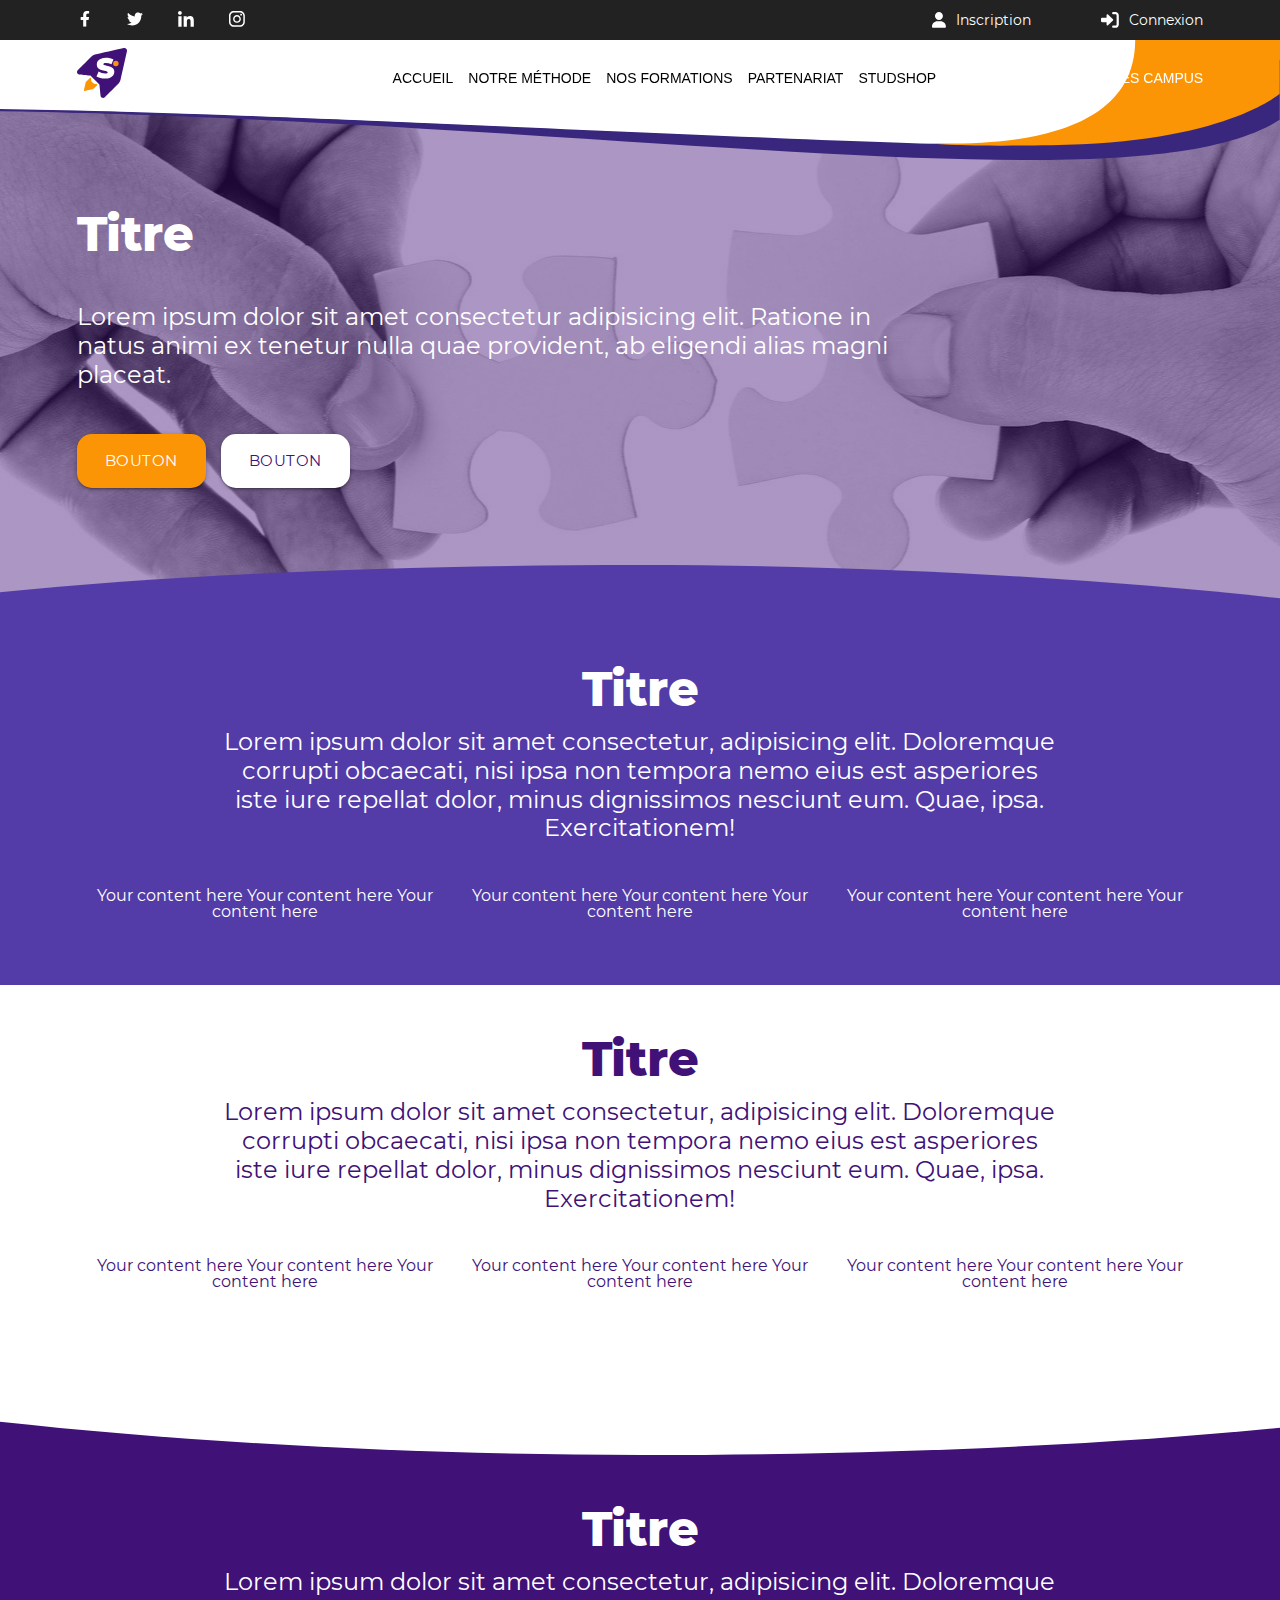
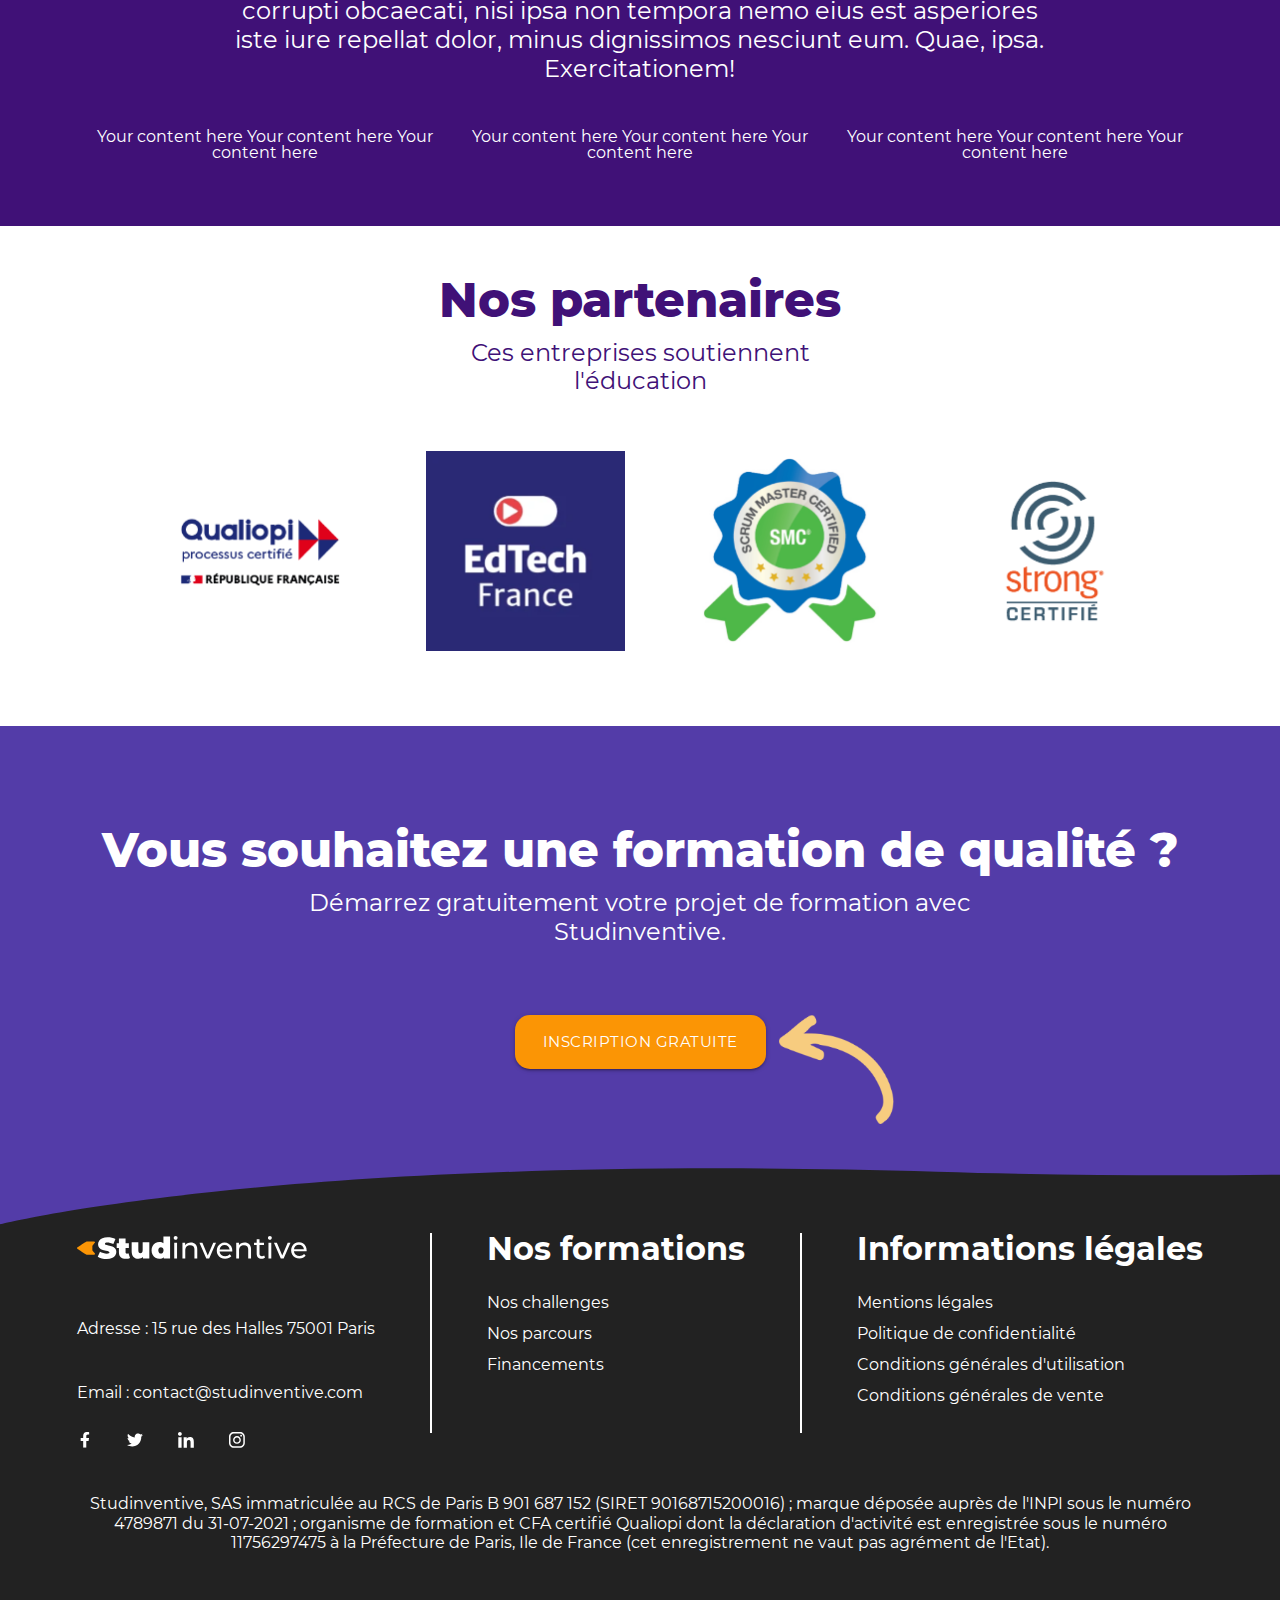
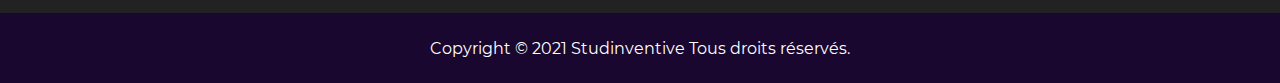
<file: template.html>
<!DOCTYPE html>
<html lang="fr">

<head>
    <meta charset="UTF-8">
    <meta http-equiv="X-UA-Compatible" content="IE=edge">
    <meta name="viewport" content="width=device-width, initial-scale=1.0">
    <link rel="stylesheet" href="css/materialize.css">
    <link rel="stylesheet" href="css/general.css">
    <link rel="icon" href="images/logo_rocket.svg" />
    <link href="https://fonts.googleapis.com/icon?family=Material+Icons" rel="stylesheet">
    <script src="js/materialize.js" defer></script>
    <script src="js/header.js" defer></script>
    <script src="js/accueil.js" defer></script>
    <title>Studinventive</title>
    <style>
        .template_landing_section {
            background-image: url(../images/partenariat_landing_background.jpg);
        }
    </style>
</head>

<body>
    <div class="top_menu_bar">
        <div class="top_menu_bar_social">
            <a href="https://www.facebook.com/studinventive" target="_blank"><img src="images/facebook_icon.svg"
                    alt="Icone Facebook"></a>
            <a href="https://twitter.com/studinventive" target="_blank"><img src="images/twitter_icon.svg"
                    alt="Icone twitter"></a>
            <a href="https://www.linkedin.com/company/studinventive" target="_blank"><img src="images/linkedin_icon.svg"
                    alt="Icone LinkedIn"></a>
            <a href="https://www.instagram.com/studinventive/" target="_blank"><img src="images/instagram_icon.svg"
                    alt="Icone Instagram"></a>
        </div>
        <ul class="top_menu_bar_links">
            <li><a href=""><img src="images/account_icon.svg" alt="Icone compte">Inscription</a></li>
            <li><a href="connexion.html"><img src="images/connection_icon.svg" alt="Icone connexion">Connexion</a></li>
        </ul>
    </div>
    <header>
        <!-- mobile sidenav -->
        <div class="nav_container_mobile">
            <img class="nav_container_mobile_logo" src="images/logo_studinventive.svg" alt="Logo studinventive">
            <ul id="slide-out" class="sidenav">
                <li>
                    <div class="user-view">
                        <div class="background">
                        </div>
                    </div>
                </li>
                <li><a href="#!"><i class="material-icons color_purple">mode_edit</i>Inscription</a></li>
                <li><a href="connexion.html"><i class="material-icons color_orange">forward</i>Connexion</a></li>
                <li>
                    <div class="divider"></div>
                </li>
                <li class="subheader_row"><a class="subheader">Menu</a><a href="#!"
                        class="close_button_nav sidenav-close"></a>
                </li>
                <li><a href="index.html" class="current_page">Accueil</a></li>
                <li><a href="notremethode.html">Notre méthode</a></li>
                <ul class="collapsible collapsible-accordion">
                    <li>
                        <a class="collapsible-header">Nos formations</a>
                        <div class="collapsible-body">
                            <ul id="" class="">
                                <li><a href="#!">Nos challenges</a></li>
                                <li><a href="#!">Bachelors (niveau Bac +3/4)</a></li>
                                <li><a href="#!">Magistère (niveau Bac +5)</a></li>
                                <li><a href="#!">Titres professionnels</a></li>
                                <li><a href="#!">Certifications Studinventive</a></li>
                                <li><a href="#!">Certifications langues (TOEIC)</a></li>
                                <li><a href="#!">Autres formations</a></li>
                                <li class="divider"></li>
                                <li><a href="entreprises.html">Offres entreprises</a></li>
                            </ul>
                        </div>
                    </li>
                </ul>
                <li><a href="partenariat.html">Partenariat</a></li>
                <li><a href="studshop.html">Studshop</a></li>
                <li class="nav_li_campus"><a href="connexion.html">Accès campus</a></li>
                <li>
                    <div class="divider"></div>
                </li>
                <li><a class="subheader">Suivez-nous</a></li>
                <li><a href="https://www.facebook.com/studinventive" target="_blank"><img
                            class="nav_container_mobile_social" src="images/facebook_icon.svg" alt="Icone Facebook"></a>
                </li>
                <li> <a href="https://twitter.com/studinventive" target="_blank"><img
                            class="nav_container_mobile_social" src="images/twitter_icon.svg" alt="Icone twitter"></a>
                </li>
                <li><a href="https://www.linkedin.com/company/studinventive" target="_blank"><img
                            class="nav_container_mobile_social" src="images/linkedin_icon.svg" alt="Icone LinkedIn"></a>
                </li>
                <li><a href="https://www.instagram.com/studinventive/" target="_blank"><img
                            class="nav_container_mobile_social" src="images/instagram_icon.svg"
                            alt="Icone Instagram"></a></li>
            </ul>
            <a href="#" data-target="slide-out" class="sidenav-trigger"><i class="material-icons">menu</i></a>
        </div>
        <!-- desktop nav -->
        <div class="nav_container">
            <a href="/index.html"><img class="nav_logo_studinventive" src="images/logo_studinventive.svg"
                    alt="Logo Studinventive"></a>
            <a href="/index.html"><img class="nav_logo_rocket" src="images/logo_rocket.svg"
                    alt="Logo Studinventive rocket"></a>
            <!-- ul dropdown1 = liste qui sert au dropdown "Formation" du nav -->
            <ul id="dropdown1" class="dropdown-content">
                <li><a href="#!">Nos challenges</a></li>
                <li><a href="#!">Bachelors (niveau Bac +3/4)</a></li>
                <li><a href="#!">Magistère (niveau Bac +5)</a></li>
                <li><a href="#!">Titres professionnels</a></li>
                <li><a href="#!">Certifications Studinventive</a></li>
                <li><a href="#!">Certifications langues (TOEIC)</a></li>
                <li><a href="#!">Autres formations</a></li>
                <li><a href="entreprises.html">Offres entreprises</a></li>
            </ul>
            <nav>
                <ul>
                    <!-- Ajouter class="current_page" au <a> correspondant -->
                    <li><a href="index.html">Accueil</a></li>
                    <li><a href="notremethode.html">Notre méthode</a></li>
                    <li><a class="dropdown-trigger" href="#!" data-target="dropdown1">Nos formations</a>
                    </li>
                    <li><a href="partenariat.html">Partenariat</a></li>
                    <li><a href="studshop.html">Studshop</a></li>
                    <li class="nav_li_campus"><a href="connexion.html">Accès campus</a></li>
                </ul>
            </nav>
        </div>
    </header>
    <main>
        <section class="template_landing_section">
            <h1>Titre</h1>
            <p>Lorem ipsum dolor sit amet consectetur adipisicing elit. Ratione in natus animi ex tenetur nulla quae
                provident, ab eligendi alias magni placeat.</p>
            <div class="landing_buttons">
                <a href="" class="waves-effect waves-light btn-large">Bouton</a>
                <a href="" class="waves-effect waves-light btn-large white_btn">Bouton</a>
            </div>
        </section>
        <section class="template_section_1">
            <div class="curve_top"></div>
            <div class="section_title">
                <h2>Titre</h2>
                <p>Lorem ipsum dolor sit amet consectetur, adipisicing elit. Doloremque corrupti obcaecati, nisi ipsa
                    non tempora nemo eius est asperiores iste iure repellat dolor, minus dignissimos nesciunt eum. Quae,
                    ipsa. Exercitationem!</p>
            </div>
            <div class="template_section_content">
                <div class="template_section_content_element">Your content here Your content here Your content here
                </div>
                <div class="template_section_content_element">Your content here Your content here Your content here
                </div>
                <div class="template_section_content_element">Your content here Your content here Your content here
                </div>

            </div>
        </section>
        <section class="template_section_2">
            <div class="section_title">
                <h2>Titre</h2>
                <p>Lorem ipsum dolor sit amet consectetur, adipisicing elit. Doloremque corrupti obcaecati, nisi ipsa
                    non tempora nemo eius est asperiores iste iure repellat dolor, minus dignissimos nesciunt eum. Quae,
                    ipsa. Exercitationem!</p>
            </div>
            <div class="template_section_content">
                <div class="template_section_content_element">Your content here Your content here Your content here
                </div>
                <div class="template_section_content_element">Your content here Your content here Your content here
                </div>
                <div class="template_section_content_element">Your content here Your content here Your content here
                </div>
            </div>
            <div class="curve_bottom"></div>
        </section>
        <section class="template_section_3">
            <div class="section_title">
                <h2>Titre</h2>
                <p>Lorem ipsum dolor sit amet consectetur, adipisicing elit. Doloremque corrupti obcaecati, nisi ipsa
                    non tempora nemo eius est asperiores iste iure repellat dolor, minus dignissimos nesciunt eum. Quae,
                    ipsa. Exercitationem!</p>
            </div>
            <div class="template_section_content">
                <div class="template_section_content_element">Your content here Your content here Your content here
                </div>
                <div class="template_section_content_element">Your content here Your content here Your content here
                </div>
                <div class="template_section_content_element">Your content here Your content here Your content here
                </div>
            </div>
        </section>
        <section class="more_section">
            <div class="section_title">
                <h2>Nos partenaires</h2>
                <p>Ces entreprises soutiennent l'éducation</p>
            </div>
            <div class="marquee">
                <ul class="marquee-content">
                    <li><img src="images/label1.png" alt=""></li>
                    <li><img src="images/label2.png" alt=""></li>
                    <li><img src="images/label3.png" alt=""></li>
                    <li><img src="images/label4.png" alt=""></li>
                    <li><img src="images/label5.png" alt=""></li>
                    <li><img src="images/label6.png" alt=""></li>
                </ul>
            </div>
        </section>
        <section class="cta_section template_cta_section">
            <div class="section_title">
                <h2>Vous souhaitez une formation de qualité ?</h2>
                <p>Démarrez gratuitement votre projet de formation avec Studinventive.</p>
            </div>
            <div class="cta_section_content">
                <a href="" class="waves-effect waves-light btn-large">Inscription gratuite</a>
                <img src="images/rounded_arrow_image.svg" alt="Flèche">
            </div>
        </section>
    </main>
    <footer class="template_footer">
        <div class="footer_container">
            <div class="footer_container_left">
                <img class="footer_logo_studinventive" src="images/logo_studinventive_blanc.svg"
                    alt="Logo Studinventive en noir et blanc">
                <div class="footer_contact">
                    <p>Adresse : 15 rue des Halles 75001 Paris</p>
                    <p>Email : contact@studinventive.com</p>
                </div>
                <div class="footer_social">
                    <a href="https://www.facebook.com/studinventive" target="_blank"><img src="images/facebook_icon.svg"
                            alt="Icone Facebook"></a>
                    <a href="https://twitter.com/studinventive" target="_blank"><img src="images/twitter_icon.svg"
                            alt="Icone twitter"></a>
                    <a href="https://www.linkedin.com/company/studinventive" target="_blank"><img
                            src="images/linkedin_icon.svg" alt="Icone LinkedIn"></a>
                    <a href="https://www.instagram.com/studinventive/" target="_blank"><img
                            src="images/instagram_icon.svg" alt="Icone Instagram"></a>
                </div>
            </div>
            <div class="footer_white_line"></div>
            <div class="footer_container_middle">
                <h3>Nos formations</h3>
                <ul>
                    <li><a href="">Nos challenges</a></li>
                    <li><a href="">Nos parcours</a></li>
                    <li><a href="">Financements</a></li>
                </ul>
            </div>
            <div class="footer_white_line"></div>
            <div class="footer_container_right">
                <h3>Informations légales</h3>
                <ul>
                    <li><a href="">Mentions légales</a></li>
                    <li><a href="">Politique de confidentialité</a></li>
                    <li><a href="">Conditions générales d'utilisation</a></li>
                    <li><a href="">Conditions générales de vente</a></li>
                </ul>
            </div>
        </div>
        <div class="footer_container_bottom">
            <p>Studinventive, SAS immatriculée au RCS de Paris B 901 687 152 &#40;SIRET 90168715200016&#41; ; marque
                déposée
                auprès de l'INPI sous le numéro 4789871 du 31-07-2021 ; organisme de formation et CFA certifié
                Qualiopi dont la déclaration d'activité est enregistrée sous le numéro 11756297475 à la Préfecture
                de Paris, Ile de France &#40;cet enregistrement ne vaut pas agrément de l'Etat&#41;.</p>
        </div>
        <div class="copyright">
            <p>Copyright © 2021 Studinventive Tous droits réservés.</p>
        </div>
    </footer>
</body>

</html>
</file>
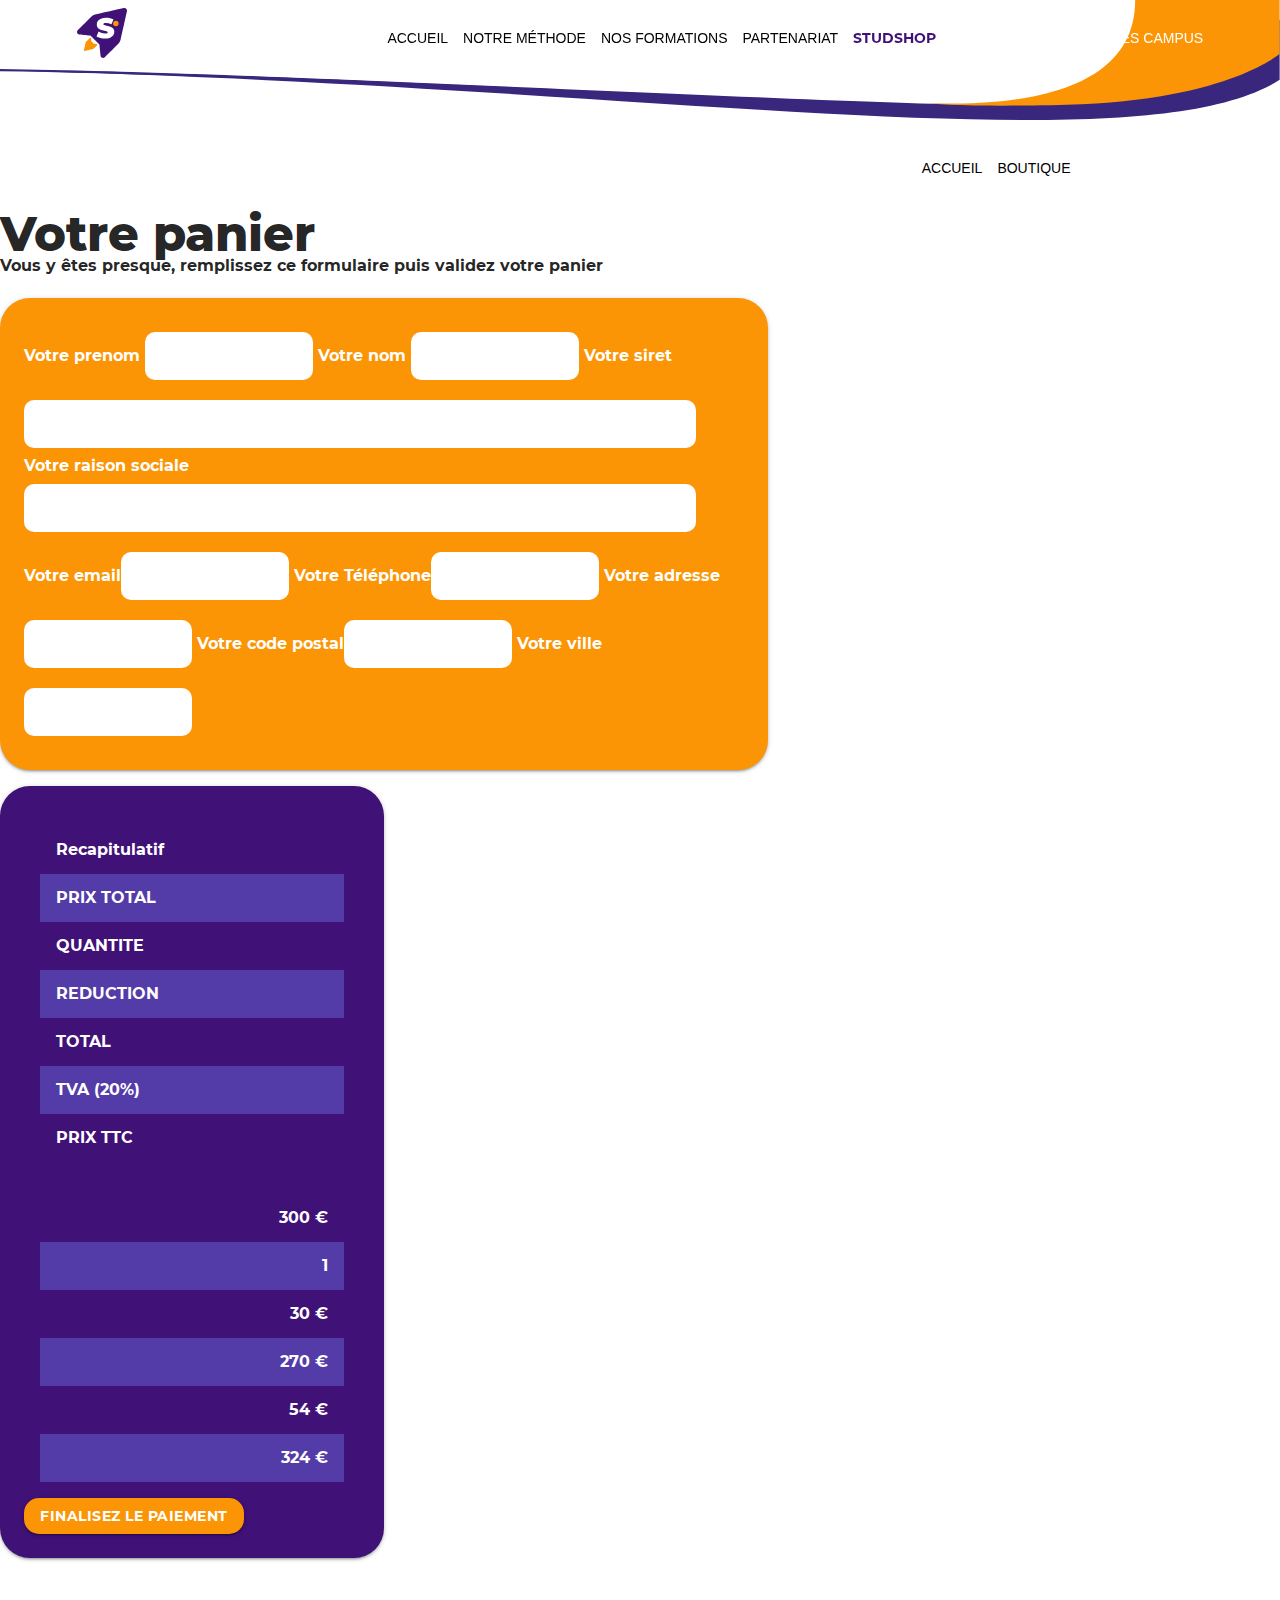
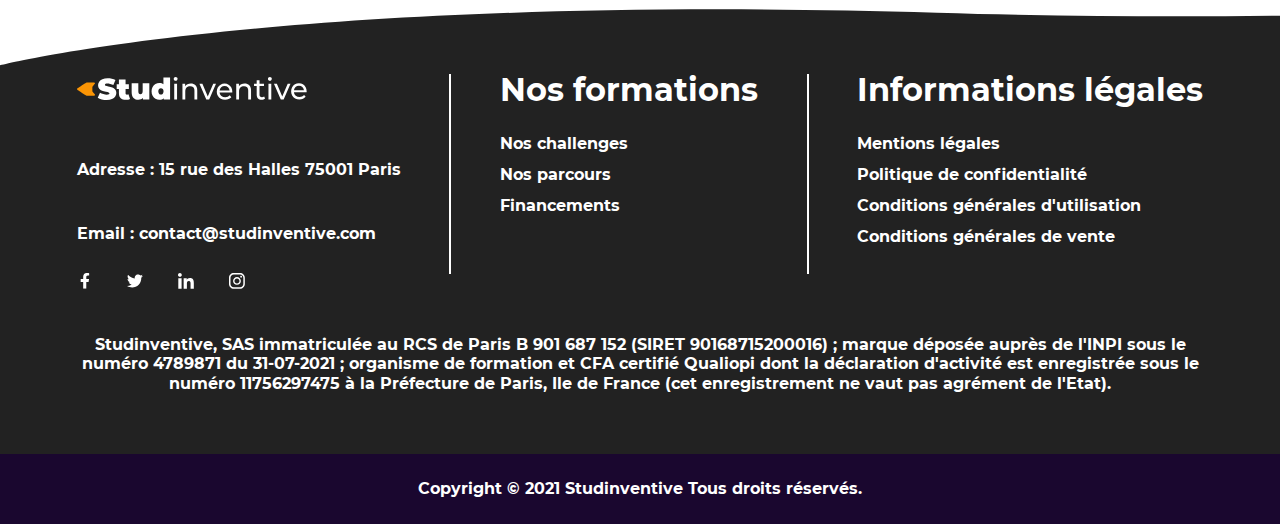
<file: validation_panier.html>
<!DOCTYPE html>
<html lang="fr">
<head>
    <meta charset="UTF-8">
    <meta http-equiv="X-UA-Compatible" content="IE=edge">
    <meta name="viewport" content="width=device-width, initial-scale=1.0">
    <link rel="stylesheet" href="css/materialize.css">
    <link rel="stylesheet" href="css/general.css">
    <link rel="stylesheet" href="css/validation_panier.css">
    <link rel="icon" href="images/logo_rocket.svg" />
    <link href="https://fonts.googleapis.com/icon?family=Material+Icons" rel="stylesheet">
    <script src="js/materialize.js" defer></script>
    <script src="js/header.js" defer></script>
    <title>Votre panier : Validation</title>
</head>
<body>

<header>
    <!-- mobile sidenav -->
    <div class="nav_container_mobile">
        <img class="nav_container_mobile_logo" src="images/logo_studinventive.svg" alt="Logo studinventive">
        <ul id="slide-out" class="sidenav">
            <li>
                <div class="user-view">
                    <div class="background">
                    </div>
                </div>
            </li>
            <li><a href="#!"><i class="material-icons color_purple">mode_edit</i>Inscription</a></li>
            <li><a href="connexion.html"><i class="material-icons color_orange">forward</i>Connexion</a></li>
            <li>
                <div class="divider"></div>
            </li>
            <li class="subheader_row"><a class="subheader">Menu</a><a href="#!"
                                                                      class="close_button_nav sidenav-close"></a>
            </li>
            <li><a href="index.html" class="current_page">Accueil</a></li>
            <li><a href="notremethode.html">Notre méthode</a></li>
            <ul class="collapsible collapsible-accordion">
                <li>
                    <a class="collapsible-header">Nos formations</a>
                    <div class="collapsible-body">
                        <ul id="" class="">
                            <li><a href="#!">Nos challenges</a></li>
                            <li><a href="#!">Bachelors (niveau Bac +3/4)</a></li>
                            <li><a href="#!">Magistère (niveau Bac +5)</a></li>
                            <li><a href="#!">Titres professionnels</a></li>
                            <li><a href="#!">Certifications Studinventive</a></li>
                            <li><a href="#!">Certifications langues (TOEIC)</a></li>
                            <li><a href="#!">Autres formations</a></li>
                            <li class="divider"></li>
                            <li><a href="entreprises.html">Offres entreprises</a></li>
                        </ul>
                    </div>
                </li>
            </ul>
            <li><a href="partenariat.html">Partenariat</a></li>
            <li><a href="studshop.html">Studshop</a></li>
            <li class="nav_li_campus"><a href="connexion.html">Accès campus</a></li>
            <li>
                <div class="divider"></div>
            </li>
            <li><a class="subheader">Suivez-nous</a></li>
            <li><a href="https://www.facebook.com/studinventive" target="_blank"><img
                    class="nav_container_mobile_social" src="images/facebook_icon.svg" alt="Icone Facebook"></a>
            </li>
            <li> <a href="https://twitter.com/studinventive" target="_blank"><img
                    class="nav_container_mobile_social" src="images/twitter_icon.svg" alt="Icone twitter"></a>
            </li>
            <li><a href="https://www.linkedin.com/company/studinventive" target="_blank"><img
                    class="nav_container_mobile_social" src="images/linkedin_icon.svg" alt="Icone LinkedIn"></a>
            </li>
            <li><a href="https://www.instagram.com/studinventive/" target="_blank"><img
                    class="nav_container_mobile_social" src="images/instagram_icon.svg"
                    alt="Icone Instagram"></a></li>
        </ul>
        <a href="#" data-target="slide-out" class="sidenav-trigger"><i class="material-icons">menu</i></a>
    </div>
    <!-- desktop nav -->
    <div class="nav_container">
        <a href="/index.html"><img class="nav_logo_studinventive" src="images/logo_studinventive.svg"
                                   alt="Logo Studinventive"></a>
        <a href="/index.html"><img class="nav_logo_rocket" src="images/logo_rocket.svg"
                                   alt="Logo Studinventive rocket"></a>
        <!-- ul dropdown1 = liste qui sert au dropdown "Formation" du nav -->
        <ul id="dropdown1" class="dropdown-content">
            <li><a href="#!">Nos challenges</a></li>
            <li><a href="#!">Bachelors (niveau Bac +3/4)</a></li>
            <li><a href="#!">Magistère (niveau Bac +5)</a></li>
            <li><a href="#!">Titres professionnels</a></li>
            <li><a href="#!">Certifications Studinventive</a></li>
            <li><a href="#!">Certifications langues (TOEIC)</a></li>
            <li><a href="#!">Autres formations</a></li>
            <li><a href="entreprises.html">Offres entreprises</a></li>
        </ul>
        <nav>
            <ul>
                <li><a href="index.html">Accueil</a></li>
                <li><a href="notremethode.html">Notre méthode</a></li>
                <li><a class="dropdown-trigger" href="#!" data-target="dropdown1">Nos formations</a>
                </li>
                <li><a href="partenariat.html">Partenariat</a></li>
                <li><a href="studshop.html" class="current_page">Studshop</a></li>
                <li class="nav_li_campus"><a href="connexion.html">Accès campus</a></li>
            </ul>
        </nav>
    </div>
</header>
<main>
    <nav aria-label="Breadcrumb" class="left-align breadcrumb">
        <ul>
            <li><a href="./index.html">Accueil</a></li>
            <li><a href="./studshop.html">Boutique</a></li>
            <li aria-current="page"><p>Validation Panier</p></li>
        </ul>
    </nav>
</main>
<div>

    <h1>Votre panier</h1>
    <H4>Vous y êtes presque, remplissez ce formulaire puis validez votre panier</H4><br>
<div class="card-panel informations-form">
        <form action="" class="input-small">
            <label for="prenom">Votre prenom</label>
            <input id="prenom" type="text" class="validate">
            <label for="nom">Votre nom</label>
            <input id="nom" type="text" class="validate">
            <label for="siret">Votre siret</label><input id="siret" type="text" class="validate input-large">
            <label for="raison_sociale">Votre raison sociale</label><input id="raison_sociale" type="text" class="validate input-large">
            <label for="mail">Votre email</label><input id="mail" type="email" class="validate">
            <label for="telephone">Votre Téléphone</label><input id="telephone" type="tel" class="validate">
            <label for="adresse">Votre adresse</label><input id="adresse" type="text" class="validate">
            <label for="code_postal">Votre code postal</label><input id="code_postal" type="number" class="validate">
            <label for="ville">Votre ville</label><input id="ville" type="text" class="validate">
        </form>
    </div>
    <div class="card-panel card-paiement">
        <ul class="left-align">
            <li>Recapitulatif</li>
            <li>PRIX TOTAL</li>
            <li>QUANTITE</li>
            <li>REDUCTION</li>
            <li>TOTAL</li>
            <li>TVA (20%)</li>
            <li>PRIX TTC</li>
        </ul><ul class="right-align">
            <li>300 €</li>
            <li>1</li>
            <li>30 €</li>
            <li>270 €</li>
            <li>54 €</li>
            <li>324 €</li>
        </ul>
        <a class="waves-effect waves-light btn">Finalisez le paiement</a>
    </div>
</div>

</div>
<footer>
    <div class="footer_container">
        <div class="footer_container_left">
            <img class="footer_logo_studinventive" src="images/logo_studinventive_blanc.svg"
                 alt="Logo Studinventive en noir et blanc">
            <div class="footer_contact">
                <p>Adresse : 15 rue des Halles 75001 Paris</p>
                <p>Email : contact@studinventive.com</p>
            </div>
            <div class="footer_social">
                <a href="https://www.facebook.com/studinventive" target="_blank"><img src="images/facebook_icon.svg"
                                                                                      alt="Icone Facebook"></a>
                <a href="https://twitter.com/studinventive" target="_blank"><img src="images/twitter_icon.svg"
                                                                                 alt="Icone twitter"></a>
                <a href="https://www.linkedin.com/company/studinventive" target="_blank"><img
                        src="images/linkedin_icon.svg" alt="Icone LinkedIn"></a>
                <a href="https://www.instagram.com/studinventive/" target="_blank"><img
                        src="images/instagram_icon.svg" alt="Icone Instagram"></a>
            </div>
        </div>
        <div class="footer_white_line"></div>
        <div class="footer_container_middle">
            <h3>Nos formations</h3>
            <ul>
                <li><a href="">Nos challenges</a></li>
                <li><a href="">Nos parcours</a></li>
                <li><a href="">Financements</a></li>
            </ul>
        </div>
        <div class="footer_white_line"></div>
        <div class="footer_container_right">
            <h3>Informations légales</h3>
            <ul>
                <li><a href="">Mentions légales</a></li>
                <li><a href="">Politique de confidentialité</a></li>
                <li><a href="">Conditions générales d'utilisation</a></li>
                <li><a href="">Conditions générales de vente</a></li>
            </ul>
        </div>
    </div>
    <div class="footer_container_bottom">
        <p>Studinventive, SAS immatriculée au RCS de Paris B 901 687 152 &#40;SIRET 90168715200016&#41; ; marque
            déposée
            auprès de l'INPI sous le numéro 4789871 du 31-07-2021 ; organisme de formation et CFA certifié
            Qualiopi dont la déclaration d'activité est enregistrée sous le numéro 11756297475 à la Préfecture
            de Paris, Ile de France &#40;cet enregistrement ne vaut pas agrément de l'Etat&#41;.</p>
    </div>
    <div class="copyright">
        <p>Copyright © 2021 Studinventive Tous droits réservés.</p>
    </div>
</footer>
</body>
</html>
</file>
<file: css/accueil.css>
/* ACCUEIL */

/* DESKTOP */

@media screen and (min-width: 1024px) {
	html {
		display: flex;
		flex-direction: column;
		align-items: center;
		justify-content: flex-start;
		font-family: "MontserratRegular", sans-serif;
	}

	body {
		max-width: 1920px;
		width: 100%;
		font-size: 16px;
		position: relative;
	}

	p {
		line-height: 120%;
	}

	h2 {
		font-family: "MontserratExtraBold", sans-serif;
		font-size: 3rem;
	}

	h3 {
		margin: 0;
		font-size: 2rem;
		font-family: "MontserratBold", sans-serif;
	}

	.section_title {
		display: flex;
		flex-direction: column;
		align-items: center;
		justify-content: space-around;
		text-align: center;
	}
	.section_title p {
		width: 75%;
		font-size: 1.5rem;
		padding-top: 15px;
	}

	/* Landing section */

	.landing_section {
		height: 820px;
		width: 100%;
		position: relative;
		top: -120px;
		background-image: url("../images/landing_background.jpg");
		background-repeat: no-repeat;
		background-position: top -38px left;
		display: flex;
		justify-content: space-between;
		align-items: flex-start;
		color: #401177;
		padding: 180px min(6vw, 140px) 0 min(6vw, 140px);
	}

	.landing_section_left {
		width: 60%;
	}

	.landing_section_left h1 {
		color: #fb9505;
		text-transform: uppercase;
		font-family: "MontserratMedium", sans-serif;
		font-size: 2rem;
		margin: 0 0 20px 0;
		letter-spacing: 9px;
	}

	.landing_section_left h2 {
		margin: 0 0 40px 0;
	}

	.landing_section_left p {
		font-family: "MontserratRegular", sans-serif;
		font-size: 1.5rem;
	}

	.landing_section_right {
		height: 50%;
		display: flex;
		flex-direction: column;
		align-items: center;
		justify-content: space-around;
	}

	.landing_section_right img {
		height: 167px;
	}

	.landing_section_buttons {
		display: flex;
		flex-direction: column;
		justify-content: space-between;
		min-height: 130px;
		margin-top: 40px;
	}

	/* Method section */

	.method_section {
		height: 600px;
		width: 100%;
		display: flex;
		flex-direction: column;
		align-items: center;
		justify-content: space-evenly;
		color: white;
		background-image: url("../images/method_background.svg");
		background-repeat: no-repeat;
		background-size: 1920px;
		background-color: transparent;
		position: relative;
		top: -310px;
		padding: 50px min(6vw, 140px);
	}

	.method_section_s_right_element {
		content: "";
		background-image: url("../images/method_background_s_right_element.svg");
		background-repeat: no-repeat;
		background-size: contain;
		width: 120px;
		height: 130px;
		position: absolute;
		top: 250px;
		right: min(3vw, 150px);
	}

	.method_section h2 {
		text-align: center;
	}

	.method_section ul {
		flex-basis: 70%;
		padding-left: min(3vw, 150px);
		z-index: 1;
	}

	.method_section li {
		padding: 20px 0 20px 30px;
		background-image: url("../images/list_style_orange_square.svg");
		background-repeat: no-repeat;
		background-position: left top 22px;
		background-size: 15px;
		line-height: 120%;
	}

	.method_section_content {
		display: flex;
		flex-direction: row;
		align-items: center;
		justify-content: space-between;
		height: 300px;
	}
	.method_section_content img {
		height: 280px;
	}

	/* Model section */

	.model_section {
		position: relative;
		top: -310px;
		height: 600px;
		width: 100%;
		display: flex;
		flex-direction: column;
		align-items: center;
		justify-content: space-evenly;
		background-color: #401177;
		color: white;
		padding: 0 min(6vw, 140px);
	}

	.model_section h2 {
		text-align: center;
	}

	.model_section_card_container {
		width: 100%;
		display: flex;
		align-items: center;
		justify-content: space-between;
		border-radius: 25px;
	}

	/* Video section */

	.video_section {
		position: relative;
		top: -310px;
		display: flex;
		flex-direction: column;
		align-items: center;
		justify-content: space-around;
		height: 900px;
		width: 100%;
		background-color: white;
		color: #401177;
		background-image: url("../images/video_section_background.svg");
		background-repeat: no-repeat;
		background-position: bottom;
		background-size: contain;
		padding: 50px min(6vw, 140px);
	}

	.video_section h2 {
		width: 50%;
		text-align: center;
	}

	.video_section_content {
		display: flex;
		align-items: flex-start;
		justify-content: space-between;
		width: 100%;
		min-height: 320px;
	}

	.video_section_content_left {
		height: 100%;
		max-width: 20%;
		display: flex;
		flex-direction: column;
		align-items: center;
		justify-content: space-between;
	}

	.video_section_content_left img {
		max-width: 100%;
	}

	.video_section_content .video_frame {
		width: 50%;
		display: flex;
		align-items: center;
		justify-content: center;
		padding: 20px 4%;
		border-radius: 30px;
		background-color: #401177;
		border: 10px solid #533ca8;
	}
	.presentation_video {
		width: 100%;
	}

	.video_section_content_right {
		height: 75%;
		display: flex;
		flex-direction: column;
		align-items: flex-end;
		justify-content: space-between;
		text-align: center;
	}

	.video_section_content_right img {
		min-width: min(15vw, 300px);
	}

	.catalog_btn {
		background-color: #401177;
		height: min-content;
		line-height: 20px;
		padding-top: 10px;
		padding-bottom: 10px;
	}

	.catalog_btn:hover {
		background-color: #533ca8;
	}

	/* Catalog form */

	#modal_catalog_form {
		min-height: 600px;
		height: 600px;
		min-width: 670px;
		width: 100%;
	}

	.catalog_form {
		width: max-content;
		display: flex;
		flex-direction: column;
		align-items: center;
		justify-content: space-around;
		padding: 30px;
		background-color: white;
		position: absolute;
		top: 0;
		bottom: 0;
		left: 0;
		right: 0;
		margin: auto;
	}

	.close_button {
		min-height: 15px;
		position: absolute;
		top: 10px;
		right: 10px;
		font-weight: bold;
		color: #fb9505;
		background-image: url("../images/close_x.svg");
		background-repeat: no-repeat;
		background-size: contain;
	}

	.input-field label,
	.input-field .prefix.active,
	.input-field {
		color: #401177 !important;
	}

	.input-field input:focus + label {
		color: #fb9505 !important;
	}

	.input-field input:focus {
		border-bottom: 1px solid #fb9505 !important;
		box-shadow: 0 1px 0 0 #fb9505 !important;
	}

	.input-field input.valid {
		border-bottom: 1px solid #533ca8 !important;
		box-shadow: 0 1px 0 0 #533ca8 !important;
	}

	.catalog_submit_btn {
		background-color: #fb9505 !important ;
	}

	/* Traning section */

	.training_section {
		position: relative;
		top: -310px;
		height: 900px;
		width: 100%;
		display: flex;
		flex-direction: column;
		align-items: center;
		justify-content: space-around;
		background-color: #533ca8;
		background-image: url("../images/training_background.svg");
		background-repeat: no-repeat;
		background-position: left bottom;
		color: white;
		padding: 0 min(6vw, 140px);
		overflow-x: hidden;
	}

	.training_section_magnifying_glass_right_element {
		content: "";
		background-image: url("../images/magnifying_glass.svg");
		background-repeat: no-repeat;
		background-size: contain;
		width: 300px;
		height: 500px;
		position: absolute;
		top: 170px;
		right: -50px;
	}

	.training_menu {
		position: relative;
		background-image: url("../images/training_menu.svg");
		background-repeat: no-repeat;
		background-size: 500px;
		background-position: center;
		height: 300px;
		min-width: 1200px;
		display: flex;
		align-items: center;
		justify-content: center;
	}

	.training_menu_center {
		text-transform: uppercase;
		text-align: center;
		width: 130px;
		max-width: 130px;
		height: 100px;
		display: flex;
		flex-direction: column;
		align-items: center;
		justify-content: center;
		font-size: 1rem !important;
		background-image: url("../images/logo_s_transparent.svg");
		background-repeat: no-repeat;
		background-position: left 18px center;
		background-size: contain;
	}

	.training_menu li a {
		position: absolute;
		border-bottom: thick solid #fb9505;
		display: flex;
		padding-bottom: 5px;
		color: white;
		font-family: "MontserratBold", sans-serif;
		font-size: 1.2rem;
	}

	.training_menu li a span {
		display: flex;
		content: "";
		width: 25px;
	}

	#training_menu_autres {
		top: -40px;
		left: 405px;
	}

	#training_menu_bachelor {
		top: 60px;
		left: 143px;
	}

	#training_menu_magistere {
		top: 255px;
		left: 222px;
	}

	#training_menu_cpf {
		top: 208px;
		left: 870px;
	}

	#training_menu_challenges {
		top: 12px;
		left: 785px;
	}
	#training_menu_titrepro {
		top: 310px;
		left: 600px;
	}

	/* Categories section */

	.categories_section {
		position: relative;
		top: -310px;
		width: 100%;
		display: flex;
		flex-direction: column;
		align-items: center;
		justify-content: space-evenly;
		padding: 50px min(6vw, 140px);
		color: #401177;
	}

	.categories_container {
		width: 100%;
		display: flex;
		flex-flow: row wrap;
		justify-content: space-around;
		align-items: flex-start;
		padding: 30px 0;
	}

	.collapsible-header:hover {
		background-color: #fb9505;
		color: white;
	}

	.categories_container a {
		min-width: 350px;
		margin: 10px;
	}

	/* Challenge section */

	.challenge_section {
		position: relative;
		top: -310px;
		min-height: 1170px;
		width: 100%;
		display: flex;
		flex-direction: column;
		align-items: center;
		justify-content: space-evenly;
		background-color: #401177;
		color: white;
		padding: 50px min(6vw, 140px);
	}

	.challenges_container {
		display: flex;
		flex-flow: row wrap;
		justify-content: space-between;
		width: 100%;
	}

	.challenge_btn {
		margin: 30px 0 50px 0;
	}

	/* Reviews section */

	.reviews_section {
		position: relative;
		z-index: 1;
		top: -380px;
		min-height: 900px;
		display: flex;
		flex-direction: column;
		align-items: center;
		justify-content: space-evenly;
		color: #401177;
		background-image: url("../images/reviews_background.svg");
		background-repeat: no-repeat;
		background-position: center;
		background-size: 1920px;
		background-color: transparent;
		padding: 50px min(6vw, 140px);
	}

	.reviews_container {
		display: flex;
		justify-content: space-around;
		width: 100%;
		margin-bottom: 30px;
		height: 550px;
	}

	.slider {
		height: 100%;
		position: relative;
		overflow: hidden;
		display: flex;
		-webkit-flex-flow: row nowrap;
		-ms-flex-flow: row nowrap;
		flex-flow: row nowrap;
		-webkit-box-align: end;
		-webkit-align-items: flex-end;
		-ms-flex-align: end;
		align-items: flex-end;
		-webkit-box-pack: center;
		-webkit-justify-content: center;
		-ms-flex-pack: center;
		justify-content: center;
	}
	.slider__nav {
		width: 12px;
		height: 12px;
		margin: 10px 12px;
		border-radius: 50%;
		z-index: 10;
		outline: 6px solid #533ca8;
		outline-offset: -6px;
		box-shadow: 0 0 0 0 #fb9505, 0 0 0 0 #f5b9481e;
		cursor: pointer;
		-webkit-appearance: none;
		-moz-appearance: none;
		appearance: none;
		-webkit-backface-visibility: hidden;
		backface-visibility: hidden;
		position: static !important;
		opacity: 1 !important;
		pointer-events: all !important;
	}
	.slider__nav:checked {
		-webkit-animation: check 0.4s linear forwards;
		animation: check 0.4s linear forwards;
	}
	.slider__nav:checked:nth-of-type(1) ~ .slider__inner {
		left: 0%;
	}
	.slider__nav:checked:nth-of-type(2) ~ .slider__inner {
		left: -100%;
	}
	.slider__nav:checked:nth-of-type(3) ~ .slider__inner {
		left: -200%;
	}
	.slider__nav:checked:nth-of-type(4) ~ .slider__inner {
		left: -300%;
	}
	.slider__inner {
		position: absolute;
		top: 0;
		left: 0;
		width: 400%;
		height: 100%;
		-webkit-transition: left 0.4s;
		transition: left 0.4s;
		display: flex;
		-webkit-flex-flow: row nowrap;
		-ms-flex-flow: row nowrap;
		flex-flow: row nowrap;
	}

	.slider__contents {
		height: 100%;
		padding: 2rem;
		text-align: center;
		display: flex;
		-webkit-box-flex: 1;
		-webkit-flex: 1;
		-ms-flex: 1;
		flex: 1;
		flex-flow: row nowrap;
		align-items: flex-start;
		justify-content: space-between;
	}

	.slider_review {
		flex-basis: 30%;
	}

	.slider__image {
		border-radius: 50px;
	}

	.slider__caption {
		font-weight: 500;
		margin: 2rem 0 1rem;
		text-shadow: 0 1px 1px rgba(0, 0, 0, 0.1);
		text-transform: uppercase;
		font-size: 2rem;
	}

	.slider__txt {
		color: #401177;
		margin-bottom: 3rem;
		max-width: 800px;
	}

	@-webkit-keyframes check {
		50% {
			outline-color: #fb9505;
			box-shadow: 0 0 0 12px #fb9505, 0 0 0 36px #f5b9481e;
		}
		100% {
			outline-color: #fb9505;
			box-shadow: 0 0 0 0 #fb9505, 0 0 0 0 #f5b9481e;
		}
	}

	@keyframes check {
		50% {
			outline-color: #fb9505;
			box-shadow: 0 0 0 12px #fb9505, 0 0 0 36px #f5b9481e;
		}
		100% {
			outline-color: #fb9505;
			box-shadow: 0 0 0 0 #fb9505, 0 0 0 0 #f5b9481e;
		}
	}

	/* Project section */

	.project_section {
		position: relative;
		top: -450px;
		height: 900px;
		display: flex;
		flex-direction: column;
		align-items: center;
		justify-content: space-evenly;
		background-color: #533ca8;
		color: white;
		padding: 100px min(6vw, 140px) 50px min(6vw, 140px);
	}

	.project_card_container {
		display: flex;
		flex-flow: row wrap;
		align-items: center;
		justify-content: space-evenly;
		padding: 20px 0;
	}

	.project_card_container h3 {
		background-color: #401177 !important;
		border: thin solid #401177 !important;
	}

	.project_card_container .card_model_1 {
		outline: thick solid #401177 !important;
	}

	/* More section */

	.more_section {
		position: relative;
		top: -450px;
		height: 600px;
		display: flex;
		flex-direction: column;
		align-items: center;
		justify-content: space-evenly;
		color: #401177;
		padding: 0 min(6vw, 140px);
	}

	/* Marquee stuff = Carousel */

	:root {
		--marquee-width: 80vw;
		--marquee-height: 250px;
		/* --marquee-elements: 12; */ /* defined with JavaScript */
		--marquee-elements-displayed: 5;
		--marquee-element-width: calc(var(--marquee-width) / var(--marquee-elements-displayed));
		--marquee-animation-duration: calc(var(--marquee-elements) * 3s);
	}

	.more_section .marquee {
		width: var(--marquee-width);
		height: var(--marquee-height);
		overflow: hidden;
		position: relative;
	}
	.more_section .marquee:before,
	.more_section .marquee:after {
		position: absolute;
		top: 0;
		width: 10rem;
		height: 100%;
		content: "";
		z-index: 1;
	}
	.more_section .marquee:before {
		left: 0;
	}
	.more_section .marquee:after {
		right: 0;
	}
	.more_section .marquee-content {
		list-style: none;
		height: 100%;
		display: flex;
		animation: scrolling var(--marquee-animation-duration) linear infinite;
	}

	/* .marquee-content:hover {
  animation-play-state: paused;
} */
	@keyframes scrolling {
		0% {
			transform: translateX(0);
		}
		100% {
			transform: translateX(calc(-1 * var(--marquee-element-width) * var(--marquee-elements)));
		}
	}
	.more_section .marquee-content li {
		display: flex;
		justify-content: center;
		align-items: center;
		flex-shrink: 0;
		width: var(--marquee-element-width);
		max-height: 100%;
		font-size: calc(var(--marquee-height) * 3 / 4);
		white-space: nowrap;
		margin: 0 30px;
	}

	.more_section .marquee-content li img {
		max-width: 200px;
		max-height: 200px;
	}

	/* Handicap section */

	.handicap_section {
		position: relative;
		top: -450px;
		height: 650px;
		display: flex;
		flex-direction: column;
		align-items: center;
		justify-content: flex-start;
		color: white;
		background-color: #401177;
		padding: 50px min(6vw, 140px);
	}

	@media screen and (max-width: 1650px) {
		.handicap_section {
			height: 750px;
		}
	}

	.handicap_container {
		display: flex;
		align-items: center;
		justify-content: space-between;
		margin: 30px 0;
	}

	.handicap_container_left {
		width: 66%;
		display: flex;
		flex-direction: column;
		align-items: center;
		justify-content: space-between;
		background-color: white;
		color: #401177;
		border-radius: 30px;
		padding: 30px 15px;
		text-align: center;
	}

	.handicap_container_left_text {
		padding-bottom: 15px;
	}

	.handicap_container_right {
		display: flex;
		align-items: center;
		justify-content: center;
	}

	.handicap_container_left p {
		padding: 7.5px 15px;
	}

	.handicap_section_img {
		max-height: 400px;
	}

	.handicap_button {
		align-self: center;
		margin-top: 30px;
		display: flex;
		align-items: center;
	}

	.handicap_button i {
		padding-right: 10px;
	}

	/* CTA section */

	.cta_section {
		position: relative;
		top: -450px;
		height: 500px;
	}

	/* Footer */

	footer {
		position: absolute;
		bottom: 0;
		background-color: #533ca8;
	}
}

/* MOBILE */

@media screen and (max-width: 1023px) {
	html {
		display: flex;
		flex-direction: column;
		align-items: center;
		justify-content: flex-start;
		font-family: "MontserratRegular", sans-serif;
		font-size: 12px;
	}

	body {
		max-width: 100vw;
		width: 100%;
		position: relative;
		overflow-x: hidden;
	}

	p {
		line-height: 120%;
	}

	h2 {
		font-family: "MontserratExtraBold", sans-serif;
		font-size: 2rem;
	}

	h3 {
		margin: 0;
		font-size: 2rem;
		font-family: "MontserratBold", sans-serif;
	}

	.section_title {
		display: flex;
		flex-direction: column;
		align-items: center;
		justify-content: space-around;
		text-align: center;
		margin-bottom: 30px;
	}
	.section_title p {
		padding-top: 15px;
		font-size: 1.5rem;
	}

	/* Landing section */

	.landing_section {
		height: 650px;
		width: 100%;
		position: relative;
		top: -140px;
		background-image: url("../images/landing_background_mobile.jpg");
		background-repeat: no-repeat;
		background-position: top 50px left;
		background-size: 1023px;
		display: flex;
		flex-direction: column;
		align-items: center;
		justify-content: center;
		color: #401177;
		padding: 100px 3vw 0 3vw;
	}

	.landing_section_left {
		width: 90%;
		min-height: 30%;
		text-align: center;
		display: flex;
		flex-direction: column;
		align-items: center;
		justify-content: space-between;
		padding: 40px 0 30px 0;
	}

	.landing_section_left h1 {
		color: #fb9505;
		text-transform: uppercase;
		font-family: "MontserratMedium", sans-serif;
		font-size: 2rem;
		letter-spacing: 9px;
		margin: 0;
	}

	.landing_section_left h2 {
		margin: 10px 0;
	}

	.landing_section_left p {
		font-family: "MontserratRegular", sans-serif;
		font-size: 1.5rem;
	}

	.landing_section_right {
		height: 40%;
		display: flex;
		flex-direction: column;
		align-items: center;
		justify-content: space-between;
	}

	.landing_section_right img {
		height: 40px;
		position: absolute;
		top: 140px;
		right: 3vw;
	}

	.landing_section_buttons {
		display: flex;
		flex-direction: column;
		justify-content: space-between;
		min-height: 130px;
	}

	/* Method section */

	.method_section {
		width: 100%;
		display: flex;
		flex-direction: column;
		align-items: center;
		justify-content: space-around;
		color: white;
		background-image: url("../images/method_background_mobile.svg");
		background-repeat: no-repeat;
		background-size: 1023px;
		background-color: transparent;
		position: relative;
		top: -167px;
		padding: 30px 3vw;
	}

	.method_section_s_right_element {
		content: "";
		background-image: url("../images/method_background_s_right_element.svg");
		background-repeat: no-repeat;
		background-size: contain;
		width: 120px;
		height: 130px;
		position: absolute;
		top: 350px;
		right: min(3vw, 150px);
	}

	.method_section h2 {
		text-align: center;
	}

	.method_section ul {
		width: 75%;
		z-index: 1;
	}

	.method_section li {
		padding: 0 0 20px 30px;
		background-image: url("../images/list_style_orange_square.svg");
		background-repeat: no-repeat;
		background-position: left top 2px;
		background-size: 15px;
		font-size: 1.2rem;
		line-height: 120%;
	}

	.method_section_content {
		display: flex;
		flex-direction: column;
		align-items: center;
		justify-content: space-between;
		height: 60%;
	}
	.method_section_content img {
		width: min(60vw, 300px);
		z-index: 1;
		margin: 15px;
	}

	/* Model section */

	.model_section {
		position: relative;
		top: -167px;
		width: 100%;
		display: flex;
		flex-direction: column;
		align-items: center;
		justify-content: space-around;
		background-color: #401177;
		color: white;
		padding: 30px 3vw;
	}

	.model_section h2 {
		text-align: center;
	}

	.model_section_card_container {
		width: 100%;
		display: flex;
		flex-flow: row wrap;
		align-items: center;
		justify-content: space-around;
		border-radius: 25px;
	}

	/* Video section */

	.video_section {
		position: relative;
		top: -167px;
		display: flex;
		flex-direction: column;
		align-items: center;
		justify-content: space-around;
		width: 100%;
		background-color: white;
		color: #401177;
		background-image: url("../images/video_section_background.svg");
		background-repeat: no-repeat;
		background-position: bottom;
		background-size: contain;
		padding: 30px 3vw;
	}

	.video_section h2 {
		width: 50%;
		text-align: center;
	}

	.video_section_content {
		display: flex;
		flex-flow: row wrap;
		align-items: center;
		justify-content: space-between;
		width: 100%;
		min-height: 500px;
	}

	.video_section_content_left {
		width: 100%;
		min-height: 200px;
		display: flex;
		flex-flow: row wrap;
		align-items: center;
		justify-content: space-around;
	}

	.video_section_content_left img {
		max-width: 150px;
	}

	.video_section_content .video_frame {
		display: flex;
		align-items: center;
		justify-content: center;
		padding: 20px 4%;
		margin: 15px 0;
		border-radius: 30px;
		background-color: #401177;
		border: 10px solid #533ca8;
	}
	.presentation_video {
		width: 100%;
	}

	.video_section_content_right {
		width: 100%;
		display: flex;
		flex-flow: row;
		align-items: flex-end;
		justify-content: center;
		text-align: center;
		margin-bottom: 30px;
	}

	.video_section_content_right img {
		max-width: 150px;
		width: 20vw;
		transform: scaleY(-1) rotate(-90deg);
	}

	.catalog_btn {
		height: min-content;
		width: 300px;
		line-height: 20px;
		padding-top: 10px;
		padding-bottom: 10px;
	}

	.catalog_btn:hover {
		background-color: #533ca8;
	}

	/* Catalog form */

	#modal_catalog_form {
		min-height: 100vh;
		width: 100%;
		top: 0 !important;
	}

	.catalog_form {
		width: 100vw;
		min-height: 100vh;
		display: flex;
		flex-direction: column;
		align-items: center;
		justify-content: space-around;
		padding: 30px;
		background-color: white;
		position: absolute;
		top: 0;
		bottom: 0;
		left: 0;
		right: 0;
		margin: auto;
		z-index: 3;
	}

	.close_button {
		min-height: 15px;
		position: absolute;
		top: 10px;
		right: 10px;
		color: #fb9505;
		background-image: url("../images/close_x.svg");
		background-repeat: no-repeat;
		background-size: contain;
	}

	.catalog_form h3 {
		text-align: center;
	}

	.catalog_form .row {
		display: flex;
		flex-direction: column;
		width: 100% !important;
	}

	.catalog_form .s6 {
		width: 100% !important;
	}

	.input-field label,
	.input-field .prefix.active,
	.input-field {
		color: #401177 !important;
	}

	.input-field input:focus + label {
		color: #fb9505 !important;
	}

	.input-field input:focus {
		border-bottom: 1px solid #fb9505 !important;
		box-shadow: 0 1px 0 0 #fb9505 !important;
	}

	.input-field input.valid {
		border-bottom: 1px solid #533ca8 !important;
		box-shadow: 0 1px 0 0 #533ca8 !important;
	}

	.catalog_submit_btn {
		background-color: #fb9505 !important ;
	}

	/* Traning section */

	.training_section {
		position: relative;
		top: -167px;
		width: 100%;
		display: flex;
		flex-direction: column;
		align-items: center;
		justify-content: space-around;
		background-color: #533ca8;
		background-image: url("../images/training_background.svg");
		background-repeat: no-repeat;
		background-position: left bottom;
		color: white;
		padding: 30px 3vw;
		overflow-x: hidden;
	}

	.training_section_magnifying_glass_right_element {
		content: "";
		background-image: url("../images/magnifying_glass.svg");
		background-repeat: no-repeat;
		background-size: contain;
		width: 150px;
		height: 250px;
		position: absolute;
		top: 170px;
		right: -50px;
	}

	.training_menu {
		position: relative;
		background-image: url("../images/training_menu.svg");
		background-repeat: no-repeat;
		background-size: 400px;
		background-position: center;
		height: 300px;
		min-width: 1200px;
		display: flex;
		align-items: center;
		justify-content: center;
		margin: 80px 0 110px 0;
	}

	.training_menu_center {
		text-transform: uppercase;
		text-align: center;
		width: 100px;
		max-width: 100px;
		height: 70px;
		display: flex;
		flex-direction: column;
		align-items: center;
		justify-content: center;
		font-size: 1rem !important;
		background-image: url("../images/logo_s_transparent.svg");
		background-repeat: no-repeat;
		background-position: left 18px center;
		background-size: contain;
	}

	.training_menu li a {
		position: absolute;
		border-bottom: thick solid #fb9505;
		display: flex;
		padding-bottom: 5px;
		color: white;
		font-family: "MontserratBold", sans-serif;
		font-size: 1.2rem;
	}

	.training_menu li a span {
		display: flex;
		content: "";
		width: 25px;
		order: 2;
	}

	#training_menu_autres {
		top: 0px;
		left: 438px;
	}

	#training_menu_bachelor {
		top: 80px;
		left: 240px;
	}

	#training_menu_magistere {
		top: 237px;
		left: 300px;
	}

	#training_menu_cpf {
		top: 195px;
		left: 805px;
	}

	#training_menu_challenges {
		top: 35px;
		left: 735px;
	}
	#training_menu_titrepro {
		top: 275px;
		left: 600px;
	}

	@media screen and (max-width: 760px) {
		.training_menu {
			background-image: url("../images/training_menu_mobile.svg");
			background-size: 300px;
			background-position: top;
			min-height: 650px;
			margin: 15px 0;
		}

		.training_menu_center {
			align-self: flex-start;
			background-image: url("../images/logo_s_transparent.svg");
			position: relative;
			top: 110px;
		}

		#training_menu_autres {
			top: 598px;
			left: 495px;
		}

		#training_menu_bachelor {
			top: 376px;
			left: 495px;
		}

		#training_menu_magistere {
			top: 431px;
			left: 495px;
		}

		#training_menu_cpf {
			top: 542px;
			left: 495px;
		}

		#training_menu_challenges {
			top: 318px;
			left: 495px;
		}
		#training_menu_titrepro {
			top: 485px;
			left: 495px;
		}
	}

	/* Categories section */

	.categories_section {
		position: relative;
		top: -167px;
		width: 100%;
		display: flex;
		flex-direction: column;
		align-items: center;
		justify-content: space-evenly;
		padding: 30px 3vw;
		color: #401177;
	}

	.categories_container {
		width: 100%;
		display: flex;
		flex-flow: row wrap;
		justify-content: space-around;
		align-items: flex-start;
		padding: 30px 0;
	}

	.categories_subcontainer {
		min-width: 350px;
	}

	.collapsible-header:hover {
		background-color: #fb9505;
		color: white;
	}

	.categories_container a {
		width: 100%;
		min-width: 280px;
		margin: 15px;
		font-size: 1.3rem !important;
	}

	@media screen and (max-width: 760px) {
		.categories_subcontainer {
			width: 100%;
		}
		.categories_container a {
			margin: 0;
		}
		@media screen and (max-width: 345px) {
			.categories_container a {
				font-size: 1.1rem !important;
				padding-left: 30px;
			}
		}
	}

	/* Challenge section */

	.challenge_section {
		position: relative;
		top: -167px;
		width: 100%;
		display: flex;
		flex-direction: column;
		align-items: center;
		justify-content: space-evenly;
		background-color: #401177;
		color: white;
		padding: 30px 3vw;
	}

	.challenges_container {
		display: flex;
		flex-flow: row wrap;
		justify-content: space-around;
		align-items: center;
		width: 100%;
	}

	.challenge_btn {
		margin: 30px 0 50px 0;
	}

	/* Reviews section */

	.reviews_section {
		position: relative;
		z-index: 1;
		top: -167px;
		display: flex;
		flex-direction: column;
		align-items: center;
		justify-content: space-evenly;
		color: #401177;
		background-image: url("../images/reviews_background.svg");
		background-repeat: no-repeat;
		background-position: center;
		background-size: 1920px;
		background-color: transparent;
		padding: 30px 3vw;
	}

	.reviews_container {
		display: flex;
		flex-direction: column;
		justify-content: space-around;
		align-items: center;
		width: 100%;
		height: 500px;
		margin-bottom: 30px;
	}

	.slider {
		height: 100%;
		position: relative;
		overflow: hidden;
		display: flex;
		-webkit-flex-flow: row nowrap;
		-ms-flex-flow: row nowrap;
		flex-flow: row nowrap;
		-webkit-box-align: end;
		-webkit-align-items: flex-end;
		-ms-flex-align: end;
		align-items: flex-end;
		-webkit-box-pack: center;
		-webkit-justify-content: center;
		-ms-flex-pack: center;
		justify-content: center;
	}
	.slider__nav {
		width: 12px;
		height: 12px;
		margin: 10px 12px;
		border-radius: 50%;
		z-index: 10;
		outline: 6px solid #533ca8;
		outline-offset: -6px;
		box-shadow: 0 0 0 0 #fb9505, 0 0 0 0 #f5b9481e;
		cursor: pointer;
		-webkit-appearance: none;
		-moz-appearance: none;
		appearance: none;
		-webkit-backface-visibility: hidden;
		backface-visibility: hidden;
		position: static !important;
		opacity: 1 !important;
		pointer-events: all !important;
	}
	.slider__nav:checked {
		-webkit-animation: check 0.4s linear forwards;
		animation: check 0.4s linear forwards;
	}
	.slider__nav:checked:nth-of-type(1) ~ .slider__inner {
		left: 0%;
	}
	.slider__nav:checked:nth-of-type(2) ~ .slider__inner {
		left: -100%;
	}
	.slider__nav:checked:nth-of-type(3) ~ .slider__inner {
		left: -200%;
	}
	.slider__nav:checked:nth-of-type(4) ~ .slider__inner {
		left: -300%;
	}
	.slider__inner {
		position: absolute;
		top: 0;
		left: 0;
		width: 400%;
		height: 100%;
		-webkit-transition: left 0.4s;
		transition: left 0.4s;
		display: flex;
		-webkit-flex-flow: row nowrap;
		-ms-flex-flow: row nowrap;
		flex-flow: row nowrap;
	}

	.slider__contents {
		height: 100%;
		padding: 2rem;
		text-align: center;
		display: flex;
		-webkit-box-flex: 1;
		-webkit-flex: 1;
		-ms-flex: 1;
		flex: 1;
		flex-flow: row nowrap;
		align-items: flex-start;
		justify-content: space-between;
	}

	.slider_review {
		flex-basis: 30%;
	}

	@media screen and (max-width: 750px) {
		.reviews_container {
			height: 1300px;
		}
		.slider__contents {
			flex-flow: column;
		}
	}

	.slider__image {
		border-radius: 50px;
		max-height: 240px;
	}

	.slider__caption {
		font-weight: 500;
		margin: 2rem 0 1rem;
		text-shadow: 0 1px 1px rgba(0, 0, 0, 0.1);
		text-transform: uppercase;
		font-size: 2rem;
	}

	.slider__txt {
		color: #401177;
		margin-bottom: 3rem;
		max-width: 800px;
	}

	@-webkit-keyframes check {
		50% {
			outline-color: #fb9505;
			box-shadow: 0 0 0 12px #fb9505, 0 0 0 36px #f5b9481e;
		}
		100% {
			outline-color: #fb9505;
			box-shadow: 0 0 0 0 #fb9505, 0 0 0 0 #f5b9481e;
		}
	}

	@keyframes check {
		50% {
			outline-color: #fb9505;
			box-shadow: 0 0 0 12px #fb9505, 0 0 0 36px #f5b9481e;
		}
		100% {
			outline-color: #fb9505;
			box-shadow: 0 0 0 0 #fb9505, 0 0 0 0 #f5b9481e;
		}
	}

	/* Project section */

	.project_section {
		position: relative;
		top: -167px;
		display: flex;
		flex-flow: row wrap;
		align-items: center;
		justify-content: space-evenly;
		background-color: #533ca8;
		color: white;
		padding: 30px 3vw;
	}

	.project_card_container {
		display: flex;
		flex-flow: row wrap;
		align-items: center;
		justify-content: space-evenly;
	}

	.project_card_container h3 {
		background-color: #401177 !important;
		border: thin solid #401177 !important;
	}

	.project_card_container .card_model_1 {
		outline: thick solid #401177 !important;
	}

	/* More section */

	.more_section {
		position: relative;
		top: -167px;
		display: flex;
		flex-direction: column;
		align-items: center;
		justify-content: space-evenly;
		color: #401177;
		padding: 30px 3vw;
	}

	/* Marquee stuff = Carousel */

	:root {
		--marquee-width: 100vw;
		--marquee-height: 250px;
		--marquee-elements-displayed: 3;
		--marquee-element-width: calc(var(--marquee-width) / var(--marquee-elements-displayed));
		--marquee-animation-duration: calc(var(--marquee-elements) * 3s);
	}

	@media (max-width: 500px) {
		:root {
			--marquee-elements-displayed: 2;
		}
	}

	.more_section .marquee {
		width: var(--marquee-width);
		height: var(--marquee-height);
		overflow: hidden;
		position: relative;
	}
	.more_section .marquee:before,
	.more_section .marquee:after {
		position: absolute;
		top: 0;
		width: 5rem;
		height: 100%;
		content: "";
		z-index: 1;
	}
	.more_section .marquee:before {
		left: 0;
	}
	.more_section .marquee:after {
		right: 0;
	}
	.more_section .marquee-content {
		list-style: none;
		height: 100%;
		display: flex;
		animation: scrolling var(--marquee-animation-duration) linear infinite;
	}

	/* .marquee-content:hover {
  animation-play-state: paused;
} */
	@keyframes scrolling {
		0% {
			transform: translateX(0);
		}
		100% {
			transform: translateX(calc(-1 * var(--marquee-element-width) * var(--marquee-elements)));
		}
	}
	.more_section .marquee-content li {
		display: flex;
		justify-content: center;
		align-items: center;
		flex-shrink: 0;
		width: var(--marquee-element-width);
		max-height: 100%;
		font-size: calc(var(--marquee-height) * 3 / 4);
		white-space: nowrap;
		margin: 0 15px;
	}

	.more_section .marquee-content li img {
		max-width: 200px;
		max-height: 200px;
	}

	/* Handicap section */

	.handicap_section {
		position: relative;
		top: -167px;
		display: flex;
		flex-direction: column;
		align-items: center;
		justify-content: flex-start;
		color: white;
		background-color: #401177;
		padding: 30px 3vw;
		padding-bottom: 40px;
	}

	.handicap_container {
		display: flex;
		flex-direction: column;
		align-items: center;
		justify-content: space-between;
		margin: 15px 0 40px 0;
	}

	.handicap_container_left {
		width: 100%;
		display: flex;
		flex-direction: column;
		align-items: center;
		justify-content: space-between;
		background-color: white;
		color: #401177;
		border-radius: 30px;
		padding: 30px 15px;
		text-align: center;
	}

	.handicap_container_left_text {
		padding-bottom: 15px;
	}

	.handicap_container_right {
		display: flex;
		flex-direction: column;
		align-items: center;
		justify-content: center;
	}

	.handicap_container_left p {
		padding: 7.5px 15px;
	}

	.handicap_section_img {
		max-height: 200px;
		margin-top: 30px;
	}

	.handicap_button {
		align-self: center;
		margin-top: 30px;
		display: flex;
		align-items: center;
	}

	.handicap_button i {
		padding-right: 10px;
	}

	/* CTA section */

	.cta_section {
		position: relative;
		top: -167px;
	}

	/* Footer */

	footer {
		position: absolute;
		bottom: -600px;
		background-color: #533ca8;
	}
}
</file>
<file: css/connexion.css>
/* DESKTOP */

@media screen and (min-width: 1024px) {
	html {
		display: flex;
		flex-direction: column;
		align-items: center;
		justify-content: center;
		font-family: "MontserratRegular", sans-serif;
		min-height: 100vh;
		background-image: url("../images/connection_background.jpg");
		background-size: cover;
		background-repeat: no-repeat;
		background-position: center;
	}

	body {
		max-width: 1920px;
		width: 100%;
		font-size: 16px;
		position: relative;
		display: flex;
		align-items: center;
		justify-content: center;
		height: 100%;
	}

	p {
		line-height: 120%;
		padding: 30px 0;
	}

	h1 {
		font-family: "MontserratExtraBold", sans-serif;
		font-size: 3rem;
		padding: 30px 0;
	}

	h2 {
		font-family: "MontserratExtraBold", sans-serif;
		font-size: 1.5rem;
		padding: 15px 0 40px 0;
	}

	h3 {
		margin: 0;
		font-size: 2rem;
		font-family: "MontserratBold", sans-serif;
	}

	.btn-large {
		width: max-content;
	}

	.section_title {
		display: flex;
		flex-direction: column;
		align-items: center;
		justify-content: space-around;
		text-align: center;
	}
	.section_title p,
	.landing_section p {
		width: 75%;
		font-size: 1.5rem;
		padding-top: 15px 0;
	}

	.connection_section {
		position: relative;
		display: flex;
		align-items: center;
		justify-content: space-between;
		margin: 30px min(6vw, 140px);
		color: white;
		width: 100%;
		height: 600px;
	}

	.rocket {
		width: 140px;
		position: absolute;
		right: -30px;
		top: -30px;
	}

	.register {
		flex-basis: 40%;
		height: 100%;
		display: flex;
		flex-direction: column;
		align-items: flex-start;
		background-color: #533ca8d2;
		padding: 60px;
		border-top-left-radius: 50px;
		border-bottom-left-radius: 50px;
	}

	.signin {
		flex-basis: 60%;
		height: 100%;
		display: flex;
		flex-direction: column;
		align-items: flex-start;
		background-color: #efefefd2;
		padding: 60px;
		border-top-right-radius: 50px;
		border-bottom-right-radius: 50px;
		color: #401177;
	}

	.signin form {
		display: flex;
		flex-direction: column;
		width: 100%;
		z-index: 1;
	}

	label {
		color: #401177;
	}

	.signin label:not(.options label) {
		display: flex;
		flex-direction: column;
	}

	.options label {
		margin-right: 10px;
		display: flex;
		align-items: center;
	}

	.signin .options {
		display: flex;
		flex-flow: row wrap;
		align-items: center;
		justify-content: space-between;
		width: 100%;
		font-size: 0.9rem;
		margin-bottom: 15px;
	}

	.signin input {
		min-width: 80%;
		background-color: white !important;
		border-radius: 10px !important;
		margin: 15px 0 !important;
		color: #533ca8 !important;
		border-bottom: none !important;
		padding: 0 15px !important;
	}

	.signin input[type="checkbox"] {
		position: static !important;
		opacity: 1 !important;
		margin-right: 10px !important;
		min-width: max-content;
	}

	.signin img {
		width: 280px;
		padding: 30px 0;
		z-index: 1;
	}
}

/* MOBILE */

@media screen and (max-width: 1023px) {
	html {
		display: flex;
		flex-direction: column;
		align-items: center;
		justify-content: flex-start;
		font-family: "MontserratRegular", sans-serif;
		font-size: 12px;
		min-height: 100vh;
		background-image: url("../images/connection_background_mobile.jpg");
		background-size: cover;
		background-repeat: no-repeat;
		background-position: center;
	}

	body {
		max-width: 100vw;
		overflow-x: hidden;
		width: 100%;
		position: relative;
		display: flex;
		align-items: center;
		justify-content: center;
		height: 100%;
	}

	p {
		line-height: 120%;
		padding-bottom: 30px;
	}

	h1 {
		padding: 30px 0;
		font-family: "MontserratExtraBold", sans-serif;
		font-size: 2rem;
	}
	h2 {
		font-family: "MontserratExtraBold", sans-serif;
		font-size: 2rem;
		padding: 15px 0;
	}

	h3 {
		margin: 0;
		font-size: 2rem;
		font-family: "MontserratBold", sans-serif;
	}

	.section_title {
		display: flex;
		flex-direction: column;
		align-items: center;
		justify-content: space-around;
		text-align: center;
		margin-bottom: 30px;
	}
	.section_title p {
		font-size: 1.5rem;
	}

	.connection_section {
		position: relative;
		display: flex;
		flex-direction: column;
		align-items: center;
		justify-content: center;
		color: white;
		max-width: 96vw;
		min-height: 100vh;
		overflow-x: hidden;
	}

	.rocket {
		display: none;
	}

	.register {
		flex-basis: 40%;
		order: 2;
		width: 100%;
		height: 100%;
		display: flex;
		flex-direction: column;
		align-items: center;
		justify-content: center;
		text-align: center;
		background-color: #533ca8d2;
		padding: 3vw;
		padding-bottom: 30px;
		border-bottom-right-radius: 30px;
		border-bottom-left-radius: 30px;
	}

	.signin {
		flex-basis: 60%;
		order: 1;
		height: 100%;
		min-height: 445px;
		width: 100%;
		display: flex;
		flex-direction: column;
		align-items: center;
		justify-content: center;
		text-align: center;
		background-color: #efefefd2;
		color: #401177;
		padding: 3vw;
		border-top-right-radius: 30px;
		border-top-left-radius: 30px;
	}

	.signin form {
		display: flex;
		flex-direction: column;
		align-items: center;
		width: 100%;
		z-index: 1;
	}

	label {
		color: #401177;
	}

	.signin label:not(.options label) {
		display: flex;
		flex-direction: column;
		align-items: center;
		justify-items: center;
	}

	.options label {
		max-width: 85%;
		margin-right: 10px;
		display: flex;
		align-items: center;
		justify-items: center;
	}

	.signin .options {
		display: flex;
		flex-flow: column;
		align-items: center;
		justify-content: space-between;
		width: 100%;
		font-size: 0.9rem;
		margin-bottom: 15px;
	}

	.signin input {
		background-color: white !important;
		border-radius: 10px !important;
		margin: 15px 0 !important;
		color: #533ca8 !important;
		border-bottom: none !important;
		padding: 0 15px !important;
	}

	.signin input[type="checkbox"] {
		position: static !important;
		opacity: 1 !important;
		margin-right: 10px !important;
		min-width: max-content;
	}

	.signin img {
		width: 200px;
		padding: 15px 0;
		z-index: 1;
	}
}
</file>
<file: css/entreprises.css>
/* DESKTOP */

@media screen and (min-width: 1024px) {
	html {
		display: flex;
		flex-direction: column;
		align-items: center;
		justify-content: flex-start;
		font-family: "MontserratRegular", sans-serif;
	}

	body {
		max-width: 1920px;
		width: 100%;
		font-size: 16px;
		position: relative;
	}

	p {
		line-height: 120%;
	}

	h1,
	h2 {
		font-family: "MontserratExtraBold", sans-serif;
		font-size: 3rem;
	}

	h3 {
		margin: 0;
		font-size: 2rem;
		font-family: "MontserratBold", sans-serif;
	}

	.section_title {
		display: flex;
		flex-direction: column;
		align-items: center;
		justify-content: space-around;
		text-align: center;
	}
	.section_title p,
	.landing_section p {
		width: 75%;
		font-size: 1.5rem;
		padding-top: 15px;
	}

	/* Landing section */

	.landing_section {
		width: 100%;
		height: 520px;
		position: relative;
		top: -120px;
		background-color: #fdbf69;
		display: flex;
		flex-direction: column;
		align-items: flex-start;
		color: white;
		padding: 140px min(6vw, 140px) 30px min(6vw, 140px);
		background-image: url(../images/entreprises_landing_background.svg);
		background-repeat: no-repeat;
		background-size: 1920px;
		background-position: top -180px center;
		box-shadow: inset 0 0 0 2000px #41117770;
	}

	.landing_section h1,
	p,
	button {
		padding: 30px 0;
		z-index: 1;
	}

	.landing_section img {
		max-width: 280px;
		position: absolute;
		bottom: 0;
		right: min(6vw, 140px);
	}

	/* Second section */

	.second_section {
		position: relative;
		top: -165px;
		color: #401177;
		padding: 30px min(6vw, 140px);
		padding-top: 100px;
		background-image: url(../images/entreprises_section2_background.svg);
		background-repeat: no-repeat;
		background-size: 1925px;
		background-position: top;
	}

	.second_section_content {
		width: 100%;
		display: flex;
		flex-flow: row wrap;
		justify-content: space-between;
		align-items: stretch;
	}

	.card_container1,
	.card_container2 {
		flex-basis: 50%;
		display: flex;
		padding: 30px;
	}

	.card_container_left {
		position: relative;
		flex-basis: 15%;
		border-top-left-radius: 50px;
		border-bottom-left-radius: 50px;
	}

	.card_container1 .card_container_left,
	.card_container2 .card_container_right {
		background-color: #533ca8;
	}

	.card_container2 .card_container_left,
	.card_container1 .card_container_right {
		background-color: #401177;
	}

	.card_container_left img {
		width: 100%;
		position: absolute;
		top: 30px;
		right: -50%;
	}

	.card_container_right {
		display: flex;
		flex-direction: column;
		align-items: flex-start;
		flex-basis: 85%;
		color: white;
		border-top-right-radius: 50px;
		border-bottom-right-radius: 50px;
		padding: 30px 30px 30px 10%;
	}

	.card_container_right h3 {
		font-size: 1.2rem;
		margin-bottom: 30px;
	}

	.card_container_right li {
		padding: 0 0 20px 30px;
		background-image: url("../images/list_style_orange_square.svg");
		background-repeat: no-repeat;
		background-position: left top 2px;
		background-size: 15px;
	}

	/* Offers section */

	.offers_section {
		position: relative;
		top: -165px;
		color: #401177;
		padding: 50px min(6vw, 140px);
		background-image: url("../images/entreprises_more_background.svg");
		background-repeat: no-repeat;
		background-size: 1920px;
		background-position: bottom;
	}

	.offers_section_content {
		display: flex;
		flex-flow: row wrap;
		justify-content: space-between;
		align-items: flex-start;
		padding-top: 30px;
		padding-bottom: 160px;
	}

	.offer {
		display: flex;
		flex-direction: column;
		align-items: center;
		border: thick solid #fb9505;
		border-radius: 50px;
		width: 30%;
	}

	.offer h3 {
		text-transform: uppercase;
		height: 100px;
		width: 100%;
		border-bottom: thick solid #fb9505;
		display: flex;
		align-items: center;
		justify-content: center;
		font-size: 1.5rem;
	}

	.offer p {
		font-size: 1.5rem;
	}

	.offer ul {
		padding: 0 30px;
	}

	.offer li {
		padding-bottom: 15px;
		color: black;
		font-size: 0.8rem;
	}

	.offer a {
		margin: 30px 0;
	}

	.offer_yes {
		padding: 0 0 20px 30px;
		background-image: url("../images/offer_yes.png");
		background-repeat: no-repeat;
		background-position: left top;
		background-size: 15px;
	}

	.offer_no {
		padding: 0 0 20px 30px;
		background-image: url("../images/offer_no.png");
		background-repeat: no-repeat;
		background-position: left top;
		background-size: 15px;
	}

	/* More section */

	.more_section {
		position: relative;
		top: -167px;
		color: white;
		background-color: #533ca8;
		padding: 50px min(6vw, 140px);
		display: flex;
		flex-direction: column;
		align-items: center;
	}

	.more_section a {
		margin: 30px;
		display: flex;
		align-items: center;
	}

	.more_section a i {
		padding-right: 10px;
	}

	/* Project section */

	.project_section {
		position: relative;
		top: -167px;
		display: flex;
		flex-direction: column;
		align-items: center;
		background-color: #efefef;
		color: #401177;
		padding: 50px min(6vw, 140px);
	}

	.project_card_container {
		display: flex;
		flex-flow: row wrap;
		align-items: center;
		justify-content: center;
	}

	.project_card_container > div {
		display: flex;
		flex-flow: row;
		align-items: center;
		justify-content: space-between;
	}

	.project_section_card {
		position: relative;
		width: 320px;
		min-width: 320px;
		height: 320px;
		display: flex;
		flex-direction: column;
		align-items: center;
		justify-content: flex-start;
		background-color: white;
		border-top-right-radius: 30px;
		border-bottom-right-radius: 30px;
		box-shadow: #401177 15px 15px;
		margin: 20px;
	}

	.orange_shadow {
		box-shadow: #fb9505 15px 15px;
	}

	.project_card_header {
		width: 270px;
		min-height: 37px;
		align-self: flex-start;
		padding-top: 10px;
		background-color: #efefef;
		border-bottom-right-radius: 20px;
	}

	.project_card_header h3 {
		font-size: 0.85rem;
		color: #401177;
	}

	.project_section_card p {
		color: #401177;
		font-size: 1rem;
		text-align: center;
		padding: 0 10px 20px 10px;
	}

	.project_section_img {
		width: 130px;
		margin: 20px 0 10px 0;
	}

	/* CTA section */

	.cta_section {
		position: relative;
		top: -167px;
	}

	/* Footer */

	footer {
		position: absolute;
		bottom: -305px;
		background-color: #533ca8;
	}
}

/* MOBILE */

@media screen and (max-width: 1023px) {
	html {
		display: flex;
		flex-direction: column;
		align-items: center;
		justify-content: flex-start;
		font-family: "MontserratRegular", sans-serif;
		font-size: 12px;
	}

	body {
		max-width: 100vw;
		width: 100%;
		position: relative;
		overflow-x: hidden;
	}

	p {
		line-height: 120%;
	}

	h1,
	h2 {
		font-family: "MontserratExtraBold", sans-serif;
		font-size: 2rem;
	}

	h3 {
		margin: 0;
		font-size: 2rem;
		font-family: "MontserratBold", sans-serif;
	}

	.section_title {
		display: flex;
		flex-direction: column;
		align-items: center;
		justify-content: space-around;
		text-align: center;
		margin-bottom: 30px;
	}
	.section_title p {
		font-size: 1.5rem;
	}

	/* Landing section */

	.landing_section {
		width: 100%;
		height: 520px;
		position: relative;
		top: -120px;
		background-color: #fdbf69;
		display: flex;
		flex-direction: column;
		align-items: center;
		color: white;
		padding: 140px 3vw 30px 3vw;
		background-image: url(../images/entreprises_landing_background.svg);
		background-repeat: no-repeat;
		background-size: 1500px;
		background-position: top -180px center;
		box-shadow: inset 0 0 0 2000px #41117770;
	}

	.landing_section h1,
	p,
	button {
		padding: 30px 0;
		z-index: 1;
	}

	.landing_section p {
		font-size: 1.5rem;
		text-align: center;
	}

	.landing_section img {
		max-width: 140px;
		position: absolute;
		bottom: 0;
		right: 3vw;
	}

	/* Second section */

	.second_section {
		position: relative;
		display: flex;
		flex-direction: column;
		align-items: center;
		top: -165px;
		color: #401177;
		padding: 30px 3vw;
		padding-top: 100px;
		background-image: url(../images/entreprises_section2_background.svg);
		background-repeat: no-repeat;
		background-size: 1925px;
		background-position: top;
	}

	.second_section_content {
		width: 100%;
		display: flex;
		flex-flow: row wrap;
		justify-content: center;
		align-items: stretch;
	}

	.card_container1,
	.card_container2 {
		width: 90%;
		min-width: 350px;
		display: flex;
		padding: 3vw;
	}

	.card_container_left {
		position: relative;
		flex-basis: 15%;
		border-top-left-radius: 50px;
		border-bottom-left-radius: 50px;
	}

	.card_container1 .card_container_left,
	.card_container2 .card_container_right {
		background-color: #533ca8;
	}

	.card_container2 .card_container_left,
	.card_container1 .card_container_right {
		background-color: #401177;
	}

	.card_container_left img {
		width: 100%;
		position: absolute;
		top: 30px;
		right: -50%;
	}

	.card_container_right {
		display: flex;
		flex-direction: column;
		align-items: flex-start;
		flex-basis: 85%;
		color: white;
		border-top-right-radius: 50px;
		border-bottom-right-radius: 50px;
		padding: 30px 30px 30px 10%;
	}

	.card_container_right h3 {
		font-size: 1.2rem;
		margin-bottom: 30px;
	}

	.card_container_right li {
		padding: 0 0 20px 30px;
		background-image: url("../images/list_style_orange_square.svg");
		background-repeat: no-repeat;
		background-position: left top 2px;
		background-size: 15px;
	}

	/* Offers section */

	.offers_section {
		position: relative;
		top: -165px;
		color: #401177;
		padding: 30px 3vw;
		background-image: url("../images/entreprises_more_background.svg");
		background-repeat: no-repeat;
		background-size: 1920px;
		background-position: bottom;
	}

	.offers_section_content {
		display: flex;
		flex-flow: row wrap;
		justify-content: center;
		align-items: flex-start;
		padding-bottom: 160px;
	}

	.offer {
		display: flex;
		flex-direction: column;
		align-items: center;
		border: thick solid #fb9505;
		border-radius: 50px;
		margin: 10px;
		width: 40%;
		min-width: 320px;
	}

	.offer h3 {
		text-transform: uppercase;
		height: 100px;
		width: 100%;
		border-bottom: thick solid #fb9505;
		display: flex;
		align-items: center;
		justify-content: center;
		font-size: 1.5rem;
	}

	.offer p {
		font-size: 1.5rem;
	}

	.offer ul {
		padding: 0 30px;
	}

	.offer li {
		padding-bottom: 15px;
		color: black;
		font-size: 0.8rem;
	}

	.offer a {
		margin: 30px 0;
	}

	.offer_yes {
		padding: 0 0 20px 30px;
		background-image: url("../images/offer_yes.png");
		background-repeat: no-repeat;
		background-position: left top;
		background-size: 15px;
	}

	.offer_no {
		padding: 0 0 20px 30px;
		background-image: url("../images/offer_no.png");
		background-repeat: no-repeat;
		background-position: left top;
		background-size: 15px;
	}

	/* More section */

	.more_section {
		position: relative;
		top: -167px;
		color: white;
		background-color: #533ca8;
		padding: 30px 3vw;
		display: flex;
		flex-direction: column;
		align-items: center;
	}

	.more_section a {
		margin: 30px;
		display: flex;
		align-items: center;
	}

	.more_section a i {
		padding-right: 10px;
	}

	/* Project section */

	.project_section {
		position: relative;
		top: -167px;
		display: flex;
		flex-direction: column;
		align-items: center;
		background-color: #efefef;
		color: #401177;
		padding: 30px 3vw;
	}

	.project_card_container {
		display: flex;
		flex-flow: row wrap;
		align-items: center;
		justify-content: center;
	}

	.project_card_container > div {
		display: flex;
		flex-flow: row wrap;
		align-items: center;
		justify-content: center;
	}

	.project_section_card {
		position: relative;
		width: 320px;
		min-width: 320px;
		height: 320px;
		display: flex;
		flex-direction: column;
		align-items: center;
		justify-content: flex-start;
		background-color: white;
		border-top-right-radius: 30px;
		border-bottom-right-radius: 30px;
		box-shadow: #401177 15px 15px;
		margin: 20px;
	}

	.orange_shadow {
		box-shadow: #fb9505 15px 15px;
	}

	.project_card_header {
		width: 270px;
		min-height: 37px;
		align-self: flex-start;
		padding-top: 10px;
		background-color: #efefef;
		border-bottom-right-radius: 20px;
	}

	.project_card_header h3 {
		font-size: 0.85rem;
		color: #401177;
	}

	.project_section_card p {
		color: #401177;
		font-size: 1rem;
		text-align: center;
		padding: 0 10px 20px 10px;
	}

	.project_section_img {
		width: 130px;
		margin: 20px 0 10px 0;
	}

	/* CTA section */

	.cta_section {
		position: relative;
		top: -167px;
	}

	/* Footer */

	footer {
		position: absolute;
		bottom: -740px;
		background-color: #533ca8;
	}
}
</file>
<file: css/faq.css>
/* DESKTOP */

@media screen and (min-width: 1024px) {
	html {
		display: flex;
		flex-direction: column;
		align-items: center;
		justify-content: flex-start;
		font-family: "MontserratRegular", sans-serif;
	}

	body {
		max-width: 1920px;
		width: 100%;
		font-size: 16px;
		position: relative;
	}

	p {
		line-height: 120%;
	}

	h1,
	h2 {
		font-family: "MontserratExtraBold", sans-serif;
		font-size: 3rem;
	}

	h3 {
		margin: 0;
		font-size: 2rem;
		font-family: "MontserratBold", sans-serif;
	}

	.section_title {
		display: flex;
		flex-direction: column;
		align-items: center;
		justify-content: space-around;
		text-align: center;
	}
	.section_title p,
	.landing_section p {
		width: 75%;
		font-size: 1.5rem;
		padding-top: 15px;
	}

	/* Landing section */

	.landing_section {
		width: 100%;
		height: 530px;
		position: relative;
		top: -120px;
		display: flex;
		flex-direction: column;
		align-items: flex-start;
		color: #401177;
		padding: 140px min(6vw, 140px) 30px min(6vw, 140px);
		background-color: #efefef;
	}

	.landing_section h1,
	p,
	button {
		padding: 30px 0;
		z-index: 1;
	}

	.landing_section img {
		max-width: 500px;
		position: absolute;
		bottom: 5px;
		right: min(6vw, 140px);
	}

	.landing_buttons {
		display: flex;
		flex-flow: row wrap;
	}

	.landing_buttons a {
		margin: 15px 15px 15px 0;
	}

	/* FAQ section */

	.faq_section {
		position: relative;
		top: -125px;
		display: flex;
		flex-direction: column;
		align-items: center;
		justify-content: space-between;
		background-color: white;
		color: #401177;
		padding: 50px min(6vw, 140px);
	}

	.faq_container {
		width: 100%;
		display: flex;
		flex-flow: column;
		justify-content: center;
		align-items: center;
		padding: 30px 0;
	}

	.faq_container ul {
		width: 100%;
		border: none;
		box-shadow: none;
	}

	.faq_container li {
		margin-bottom: 10px;
	}

	.collapsible-header {
		display: flex;
		align-items: center;
		justify-content: space-between;
		background-color: #533ca8;
		color: #fff;
		border-radius: 10px;
		transition: 0.5s;
	}

	.collapsible-header .material-icons {
		transition: 0.5s;
		pointer-events: none;
		user-select: none;
	}

	.collapsible-body {
		color: #401177;
		background-color: #efefef;
		border: none;
		line-height: 150%;
		border-bottom-left-radius: 10px;
		border-bottom-right-radius: 10px;
	}

	/* Contact section */

	.contact_section {
		position: relative;
		top: -125px;
		display: flex;
		flex-direction: column;
		align-items: center;
		justify-content: space-between;
		background-color: #533ca8;
		color: white;
		padding: 50px min(6vw, 140px);
		padding-bottom: 100px;
	}

	.faq_form_wrapper {
		position: relative;
		width: 100%;
		max-width: 800px;
	}

	.faq_form {
		position: relative;
		width: 100%;
		max-width: 800px;
		margin: 25px;
		padding: 25px;
		background-color: white;
		border-radius: 25px;
		z-index: 1;
	}

	.faq_form .input-field input:focus + label,
	textarea:focus + label {
		color: #fb9505 !important;
	}

	.faq_form .input-field input:focus,
	textarea:focus {
		border: thin solid #fb9505 !important;
		border-radius: 10px;
		box-shadow: none !important;
		margin-top: 15px;
	}

	.faq_form .input-field input,
	textarea {
		color: #401177 !important;
		border-bottom: thin solid #533ca8 !important;
	}
	.select_label,
	textarea,
	.nohover label {
		font-size: 1rem !important;
		left: 0 !important;
	}

	textarea {
		min-height: 200px !important;
	}
	.nohover {
		padding-left: 0 !important;
		padding-right: 0 !important;
	}

	.nohover .optgroup-option span {
		color: #fb9505 !important;
	}

	.contact_section form * {
		color: #401177;
	}

	.faq_form_wrapper .logo_s_transparent {
		position: absolute;
		top: -55px;
		left: -40px;
		width: 120px;
		transform: rotate(-45deg);
		z-index: 0;
	}

	.faq_form_wrapper .logo_s {
		position: absolute;
		width: 150px;
		bottom: -40px;
		right: -100px;
		transform: rotate(30deg);
		z-index: 1;
	}

	/* CTA section */

	.cta_section {
		position: relative;
		top: -125px;
		background-color: #401177;
	}

	/* Footer */

	footer {
		position: absolute;
		bottom: -350px;
		background-color: #401177;
	}
}

/* MOBILE */

@media screen and (max-width: 1023px) {
	html {
		display: flex;
		flex-direction: column;
		align-items: center;
		justify-content: flex-start;
		font-family: "MontserratRegular", sans-serif;
		font-size: 12px;
		overflow-x: hidden;
	}

	body {
		max-width: 100vw;
		width: 100%;
		position: relative;
		overflow-x: hidden;
	}

	p {
		line-height: 120%;
		font-size: 1.5rem;
	}

	h1,
	h2 {
		font-family: "MontserratExtraBold", sans-serif;
		font-size: 2rem;
	}

	h3 {
		margin: 0;
		font-size: 2rem;
		font-family: "MontserratBold", sans-serif;
	}

	.section_title {
		display: flex;
		flex-direction: column;
		align-items: center;
		justify-content: space-around;
		text-align: center;
		margin-bottom: 30px;
	}
	.section_title p {
		font-size: 1.5rem;
	}

	/* Landing section */

	.landing_section {
		width: 100%;
		height: 630px;
		position: relative;
		top: -120px;
		display: flex;
		flex-direction: column;
		align-items: center;
		justify-content: center;
		color: #401177;
		padding: 40px 3vw 30px 3vw;
		background-color: #efefef;
	}

	.landing_section h1,
	p,
	button {
		padding: 30px 0;
		z-index: 1;
	}

	.landing_section img {
		max-width: 400px;
		position: absolute;
		bottom: 5px;
		right: min(6vw, 140px);
	}

	.landing_buttons {
		display: flex;
		flex-direction: column;
	}

	.landing_buttons a {
		margin: 15px 15px 15px 0;
	}

	/* FAQ section */

	.faq_section {
		position: relative;
		top: -125px;
		display: flex;
		flex-direction: column;
		align-items: center;
		justify-content: space-between;
		background-color: white;
		color: #401177;
		padding: 30px 3vw;
	}

	.faq_container {
		width: 100%;
		display: flex;
		flex-flow: column;
		justify-content: center;
		align-items: center;
		padding: 30px 0;
	}

	.faq_container ul {
		width: 100%;
		border: none;
		box-shadow: none;
	}

	.faq_container li {
		margin-bottom: 10px;
	}

	.collapsible-header {
		display: flex;
		align-items: center;
		justify-content: space-between;
		background-color: #fb9505;
		color: white;
		border-radius: 10px;
		transition: 0.5s;
	}

	.collapsible-header .material-icons {
		transition: 0.5s;
		pointer-events: none;
		user-select: none;
	}

	.collapsible-body {
		color: #401177;
		background-color: #efefef;
		border: none;
		border-bottom-left-radius: 10px;
		border-bottom-right-radius: 10px;
	}

	/* Contact section */

	.contact_section {
		position: relative;
		top: -125px;
		display: flex;
		flex-direction: column;
		align-items: center;
		justify-content: space-between;
		background-color: #533ca8;
		color: white;
		padding: 30px 3vw;
		padding-bottom: 150px;
	}

	.faq_form_wrapper {
		position: relative;
		width: 100%;
		max-width: 800px;
	}

	.faq_form {
		position: relative;
		max-width: 800px;
		margin: 25px;
		padding: 25px;
		background-color: white;
		border-radius: 25px;
		z-index: 1;
	}

	.faq_form .input-field input:focus + label,
	textarea:focus + label {
		color: #fb9505 !important;
	}

	.faq_form .input-field input:focus,
	textarea:focus {
		border: thin solid #fb9505 !important;
		border-radius: 10px;
		box-shadow: none !important;
	}

	.faq_form .input-field input,
	textarea {
		color: #401177 !important;
		border-bottom: thin solid #533ca8 !important;
	}
	.select_label,
	textarea,
	.nohover label {
		font-size: 1rem !important;
		left: 0 !important;
	}

	textarea {
		min-height: 200px !important;
		padding: 15px !important;
	}
	.nohover {
		padding-left: 0 !important;
		padding-right: 0 !important;
	}

	.nohover .optgroup-option span {
		color: #401177 !important;
	}

	.nohover span {
		font-size: 1.2rem !important;
	}

	.faq_form input {
		font-size: 1.2rem !important;
	}

	.faq_form .input-field input {
		padding-left: 15px;
	}

	.nohover ul {
		height: max-content !important;
	}

	.contact_section form * {
		color: #401177;
	}

	.faq_form_wrapper .logo_s_transparent {
		position: absolute;
		top: -55px;
		left: -40px;
		width: 120px;
		transform: rotate(-45deg);
		z-index: 0;
	}

	.faq_form_wrapper .logo_s {
		position: absolute;
		width: 150px;
		bottom: -40px;
		right: -50px;
		transform: rotate(30deg);
		z-index: 1;
	}

	/* CTA section */

	.cta_section {
		position: relative;
		top: -125px;
		background-color: #401177;
	}

	/* Footer */

	footer {
		position: absolute;
		bottom: -830px;
		background-color: #401177;
	}
}
</file>
<file: css/formation_details.css>
/* DESKTOP */

@media screen and (min-width: 1024px) {

	html {
		display: flex;
		flex-direction: column;
		align-items: center;
		justify-content: flex-start;
		font-family: "MontserratRegular", sans-serif;
	}

	body {
		max-width: 1920px;
		width: 100%;
		font-size: 16px;
		position: relative;
	}

	p {
		line-height: 120%;
	}

	h1,
	h2 {
		font-family: "MontserratExtraBold", sans-serif;
		font-size: 3rem;
	}

	h3 {
		margin: 0;
		font-size: 2rem;
		font-family: "MontserratBold", sans-serif;
	}

	.top_menu_bar{
		z-index: 1000;
	}
	header{
		z-index: 1000;
	}


	.section_title {
		display: flex;
		flex-direction: column;
		align-items: center;
		justify-content: space-around;
		text-align: center;
	}



	/* Landing section */

	.landing_section {
		width: 100%;
		color: #fff;
		height: 100%;
		position: relative;
		display: grid;
		grid-template-columns: 65% 33%;
		grid-template-rows: auto 0;
		column-gap: 2%;
		top: -120px;
		padding-top: 140px;
		background-image: url(../images/formation_details_landing_image.svg);
		background-repeat: no-repeat;
		background-size: 2200px;
	}

	.landing_section_container{
		grid-column: 1/3;
		grid-row: 1/2;
		display: flex;
		flex-direction: column;
	}


	/*    Landing - Intitulé Formation   */ 

	.landing_section_left{
		padding-bottom: 50px;
		padding-left:  min(6vw, 140px) ;
		width: 65%;
		height: fit-content;
		z-index: 1;
	}

	.landing_section_left p{
		font-size: 1.5rem;
		padding-top: 15px;
	}
	.landing_section_left h1,
	p {
		padding: 30px 0;
		z-index: 1;
	}

	.data_container{
		display: flex;
		flex-direction: row;
		justify-content: flex-start;
		position: relative;
		margin-bottom: 30px;
	}
	.module_data {
		display: flex;
		flex-direction: row;
		align-items: center;
		width: fit-content;
		padding-right: 30px;
		height: 50px;
	}
	.module_data img {
		width: 30px;
		height: 30px;
		margin-right: 10px;
	}
	.module_data p.data {
		font-size: 1vw;
		width: fit-content;
		border-bottom:2px solid #fb9505;
		padding: 15px 0 10px 0;
	}
	.buttons_container{
		display: flex;
		flex-direction: row;
		justify-content: flex-start;
		position: relative;
		padding-bottom: 10px;
	}
	.buttons_container>.landing_buttons{
		margin-right: 50px ;
	}


	/*   Carte Call To Action   */
	
	.landing_section_right_container{
		height: min-content;
		grid-column: 2/3;
		grid-row: 1/2;
		position: sticky;
		top:160px;
		bottom: 70px;
		margin-right:  min(6vw, 140px) ;
		margin-bottom: 30px;
		color: #401177;
		z-index: 10;

	}

	.landing_section_right{
		display: flex;
		flex-direction: row;
		align-items: stretch;
		position: relative;
		top: 30px;
	}

	.landing_background_rectangle{
		width: 100%;
		height: 100%;
		object-fit: contain;
		border:  2px solid #fff /*  #fb9505  */;
		border-radius: 50px;
		content: "";
		position: absolute;
		top: -20px;
		right:20px;
		z-index: -1;
		
	}
	.landing_section_right_content{
		background-color: #fff;
		border:  2px solid #fb9505;

		border-radius: 50px;
		display: flex;
		flex-direction: column;
		justify-content: space-between;
		height: fit-content;
		z-index: 1000;
	}
	.landing_section_right_top{
		display: flex;
		flex-direction: column;
		justify-content: flex-start;
		padding-bottom: 20px;
	}
	
	.landing_section_right_top h2{
		text-align: center;
		padding: 30px 0 10px 0;
		color: #401177;
		font-size: 28px;
		font-family: "MontserratBold", sans-serif;
	}
	.landing_section_right_top div.buttons_container{ 
		width: 100%;
		justify-content: space-evenly;
		padding: 15px 0;
	}	
	div.buttons_container a{
		font-size: 1vw;
	}
	.formation_price{
		padding: 10px 30px 15px 30px;
		text-align: center;
		color: #fb9505;
		font-size: 24px;
		font-family: "MontserratRegular", sans-serif;
	}
	.formation_price span{
		font-size: 48px;
		font-family: "MontserratBold", sans-serif;
	}
	.inscription_delay{
		text-align: center;
		padding: 10px 30px;
	}
	.details_buttons{
		text-align: center;}
	.details_buttons a{
		color: #fb9505;
		border: 2px solid #fb9505;
	}


	/* CSS POUR LES INFOS INITIALEMENT PRESENTES*/
	/*
	.landing_section_right_middle h3{
		width: 90%;
		background-color: #401177;
		color: #fff;
		border-radius: 0 16px 16px 0;
		font-family: "MontserratBold", sans-serif;
		font-size: 20px;
		padding: 20px;
	}
	.ressource_li{
		padding: 0 0 20px 30px;
		background-image: url("../images/list_style_orange_plus.svg");
		background-repeat: no-repeat;
		background-position: left 5px top 7px;
		background-size: 10px;
	}
	.landing_section_right_middle > p{
		padding: 20px;
	}
	.landing_section_right_middle>ul{
		padding: 20px;
	}
	.evaluation_li{
		padding: 0 0 20px 30px;
		background-image: url("../images/offer_yes.png");
		background-repeat: no-repeat;
		background-position: left 5px top 7px;
		background-size: 10px;
	}
	*/


	.landing_section_right_bottom {
		text-align: center;
		padding-bottom: 20px;
	}
	.landing_section_right_bottom img{
		width: 65px;
	}





	/* details section */


	.details_section{
		width: 100%;
		height: fit-content;
		background-color:#efefef;
		display: flex;
		flex-direction: column;
		position: relative;
		top: 50px;
		padding-bottom: 50px;
		z-index: 5;
		
	}
	.details_section .top_section {
		width: 100%;
		position: absolute;
		top: -40px;
	}
	


	

	
	

	.tabs_container {
		width: 100%;
		display: flex;
		flex-direction: row;
		justify-content: flex-start;
		position: sticky;
		background-color: #fff;
		/*top:130px;*/  /* barre d'onglets alignés sur hauteur de la carte de droite au scroll*/
		top: 70px; 		/* barre d'onglets alignés en hauteur sur le header au scroll*/

	}
	.tabs{
		width: 63%;
		height: 80px;
		margin-left:  min(6vw, 140px) ;
		display: flex;
		flex-direction: row;
		justify-content: flex-start;
		align-items: center;
		background-color: #fff;
		border-radius: 20px;

	}

	.tabs .indicator {
		display: none;
	}	

	

	li.tab.col.s2 {
		height: 60px;
		width: 19%;	
	}
	.tab.col.s2 a{
		background-color: #fff;
		color: #401177;
		font-family: "MontserratRegular", sans-serif;
		font-size: 0.8vw;
		padding: 5px 1.5vw 0 1.5vw;
		border-radius: 20px;


	}
	.tab.col.s2 a.active{
		background-color: #fff;
		color: #fb9505;
		font-family: "MontserratMedium", sans-serif;

	}




	.tab_container{
		width: 58%;
		margin-left:  min(6vw, 140px) ;
		height: fit-content;
		display: flex;
		flex-direction: column;
		justify-content: flex-start;
		border-radius: 50px;
		background-color: transparent;
	}
	.tab_content{
		height: fit-content;
		margin-top: 20px;
		padding: 40px;
		background-color: #fff;
		border-radius: 50px;

	}
	.tab_content h3{
		color: #401177;
		font-family: "MontserratBold", sans-serif;
		font-size: 24px;
	}
	.tab_content p{
		color: #401177;
		font-family: "MontserratRegular", sans-serif;
		font-size: 18px;
	}
	.tab_content_ul{
		color: #401177;
		font-family: "MontserratRegular", sans-serif;
		font-size: 18px;
		padding-bottom: 30px;
		line-height: 120%;

	}
	.tab_content_li{
		padding: 0 0 0px 30px;
		background-image: url("../images/list_style_purple_disc.svg");
		background-repeat: no-repeat;
		background-position: left 5px top 7px;
		background-size: 10px;
	}




	/* Financing section*/

	.financing_section{
		height: auto;
		background-color: #fff;
		color: #401177;
		display: flex;
		flex-direction: column;
		align-items: center;
		justify-content: space-around;
		text-align: center;
		position: relative;
		top: -70px;
		padding: 50px 0;
	}
	.financing_section p{
		width: 90%;
	}

	.financing_card_container{
		width: 90%;
		display: grid;
		grid-template-columns: repeat(3, 1fr);
		grid-auto-flow: row;
  		grid-gap: 30px;
	}
	.financing_card {
		height: 425px;
		border-radius: 50px;
		border: 2px solid #533ca8 ;
		display: flex;
		flex-direction: column;
	}
	.financing_card_header{
		height: 100px;
		background-color: #fff;
		display: flex;
		flex-direction: row;
		justify-content: flex-start;
		align-items: center;
		border-radius: 48px 48px 0 0;
		padding: 0 25px;
	}
	.financing_card_header img{
		width: 100px;
		margin-right: 10px;
	}
	.financing_card_header h3{
		flex-grow: 1;
		justify-content: center;
		font-family: "MontserratBold", sans-serif;
		font-size: 28px;
	}

	.financing_card_content{
		background-color: #533ca8;
		color: #fff;
		display: flex;
		flex-direction: column;
		justify-content: space-evenly;
		flex-grow: 1;
		border-radius: 0 0 48px 48px;
	}

	.financing_card_content p{
		padding: 0 25px;
	}



	/* Mecenat section*/

	.mecenat_section{
		background-color: #401177;
		height: 500px;
		position: relative;
		top: -70px;
		padding: 50px 0;
	}
	.mecenat_container{
		color: #fff;
		height: 400px;
		display: flex;
		flex-direction: row;
		justify-content: space-around;

	}
	.mecenat_section_left{
		width: 35%;
		height: 400px;
		min-width: 500px;
		display: flex;
		position: relative;
		align-items: center;
		justify-content: center;
	}

	.background_rectangle{
		width: 400px;
		height: 350px;
		border:  2px solid #fb9505;
		z-index: 0;
		border-radius: 50px;
		content: "";
		position: absolute;
		top: 0;
		right:20px;
	}
	.mecenat_image img{
		height: 350px;
		z-index: 5;
		border-radius: 50px;
		position: relative;
	}
	.front_rectangle{
		width: 400px;
		height: 350px;
		border:  2px solid #fb9505;
		z-index: 10;
		border-radius: 50px;
		content: "";
		position: absolute;
		top: 45px;
		right: 70px;
	}

	.mecenat_section_right{
		display: flex;
		flex-direction: column;
		max-width: 850px;
		padding:0 30px;

	}
	.subtitle{
		color: #fb9505;
		font-family: "MontserratRegular", sans-serif;
		font-size: 18px;
		padding-bottom: 15px;
	}
	
	.mecenat_section_right p.mecenat_text{
		font-family: "MontserratRegular", sans-serif;
		line-height: 26px;
	}








 	/* Project section */

	 .project_section {
		position: relative;
		top: -70px;
		display: flex;
		flex-direction: column;
		align-items: center;
		background-color: #efefef;
		color: #401177;
		padding: 50px min(6vw, 140px);
	}

	.project_card_container {
		display: flex;
		flex-flow: row wrap;
		align-items: center;
		justify-content: center;
	}

	.project_card_container > div {
		display: flex;
		flex-flow: row;
		align-items: center;
		justify-content: space-between;
	}

	.project_section_card {
		position: relative;
		width: 320px;
		min-width: 320px;
		height: 320px;
		display: flex;
		flex-direction: column;
		align-items: center;
		justify-content: flex-start;
		background-color: white;
		border-top-right-radius: 30px;
		border-bottom-right-radius: 30px;
		box-shadow: #401177 15px 15px;
		margin: 20px;
	}

	.orange_shadow {
		box-shadow: #fb9505 15px 15px;
	}

	.project_card_header {
		width: 270px;
		min-height: 37px;
		align-self: flex-start;
		padding-top: 10px;
		background-color: #efefef;
		border-bottom-right-radius: 20px;
	}

	.project_card_header h3 {
		font-size: 0.85rem;
		color: #401177;
	}

	.project_section_card .card_circle1,
	.project_section_card .card_circle2,
	.project_section_card .card_circle3 {
		min-width: 28px;
		min-height: 28px;
		border-radius: 50px;
		content: "";
		position: absolute;
		top: 3px;
		right: 55px;
	}

	.card_circle1 {
		background-color: #401177;
	}

	.card_circle2 {
		background-color: #f5b848;
	}

	.card_circle3 {
		background-color: #fb9505;
	}

	.project_section_card p {
		color: #401177;
		font-size: 1rem;
		text-align: center;
		padding: 0 10px 20px 10px;
	}

	.project_section_img {
		width: 130px;
		margin: 20px 0 10px 0;
	}




	/* CTA section */

	.cta_section {
		position: relative;
		top: -70px;
	}



	/* Footer */

	footer {
		position: absolute;
		bottom: -420px;
		background-color: #533ca8;
	}


}












/* MOBILE */

@media screen and (max-width: 1023px) {
	html {
		display: flex;
		flex-direction: column;
		align-items: center;
		justify-content: flex-start;
		font-family: "MontserratRegular", sans-serif;
		font-size: 12px;
	}

	body {
		max-width: 100vw;
		width: 100%;
		position: relative;
		overflow-x: hidden;
	}

	p {
		line-height: 120%;
	}

	h1,
	h2 {
		font-family: "MontserratExtraBold", sans-serif;
		font-size: 2rem;
	}

	h3 {
		margin: 0;
		font-size: 2rem;
		font-family: "MontserratBold", sans-serif;
	}

	.section_title {
		display: flex;
		flex-direction: column;
		align-items: center;
		justify-content: space-around;
		text-align: center;
		margin-bottom: 30px;
	}
	.section_title p {
		font-size: 1.5rem;
	}



    	/* CTA section */

	.cta_section {
		position: relative;
		top: -125px;
	}

	/* Footer */

	footer {
		position: absolute;
		bottom: -750px;
		background-color: #533ca8;
	}

}
</file>
<file: css/formations.css>
/* DESKTOP */

@media screen and (min-width: 1024px) {
	html {
		display: flex;
		flex-direction: column;
		align-items: center;
		justify-content: flex-start;
		font-family: "MontserratRegular", sans-serif;
	}

	body {
		max-width: 1920px;
		width: 100%;
		font-size: 16px;
		position: relative;
	}

	p {
		line-height: 120%;
	}

	h1,
	h2 {
		font-family: "MontserratExtraBold", sans-serif;
		font-size: 3rem;
	}

	h3 {
		margin: 0;
		font-size: 2rem;
		font-family: "MontserratBold", sans-serif;
	}

	.section_title {
		display: flex;
		flex-direction: column;
		align-items: center;
		justify-content: space-around;
		text-align: center;
	}
	.section_title p,
	.landing_section p {
		width: 75%;
		font-size: 1.5rem;
		padding-top: 15px;
	}

	/* Landing section */

	.landing_section {
		width: 100%;
		height: 520px;
		position: relative;
		top: -120px;
		background-color: #fdbf69;
		display: flex;
		flex-direction: column;
		align-items: center;
		text-align: center;
		color: white;
		padding: 140px min(6vw, 140px) 30px min(6vw, 140px);
		background-repeat: no-repeat;
		background-size: 1920px;
		background-position: top -180px center;
	}

	.landing_section h1,
	p,
	button {
		padding: 30px 0;
		z-index: 1;
	}

	.landing_section img {
		max-width: 280px;
		position: absolute;
		bottom: 0;
		right: min(6vw, 140px);
	}

	/* Training section */

	.training_section {
		position: relative;
		top: -165px;
		color: #401177;
		padding: 30px min(6vw, 140px);
		padding-top: 100px;
		background-image: url(../images/entreprises_section2_background.svg);
		background-repeat: no-repeat;
		background-size: 1925px;
		background-position: top;
	}

	.training_section_content {
		width: 100%;
		display: flex;
		flex-flow: row wrap;
		justify-content: space-evenly;
		align-items: flex-start;
	}

	.training_card {
		flex-basis: 30%;
		min-width: 378px;
		position: relative;
		display: flex;
		flex-direction: column;
		align-items: center;
		justify-content: space-between;
		border-radius: 50px;

		background-color: white;
		margin: 30px 2.5px;
	}

	.training_header {
		width: 100%;
		min-height: 60px;
		font-size: 1rem;
		display: flex;
		align-items: center;
		justify-content: center;
		text-align: center;
		padding: 5px max(6%, 30px);
		border-radius: 30px 30px 0 0;
		color: white;
		background-color: #533ca8;
	}

	.eligible_cpf {
		background-color: #fb9505;
	}

	.training_content {
		display: flex;
		min-height: 220px;
		flex-direction: column;
		align-items: center;
		text-align: center;
		justify-content: flex-start;
		color: #401177;
		padding: 0 max(6%, 30px);
	}

	.training_content h3 {
		font-size: 1rem;
		padding: 30px 0;
	}

	.training_content img {
		max-height: 100px;
		margin-bottom: 30px;
	}

	.training_last {
		width: 100%;
		height: 60px;
		display: flex;
		align-items: center;
		justify-content: space-between;
		padding-left: max(6%, 30px);
		font-size: 0.8rem;
	}

	.training_last_content {
		min-width: 240px;
		height: 100%;
		display: flex;
		align-items: center;
		align-self: flex-end;
		justify-content: space-evenly;
		background-color: #533ca8;
		color: white;
		border-bottom-right-radius: 50px;
		border-top-left-radius: 50px;
	}

	.training_last_content p {
		display: flex;
		justify-content: center;
		align-items: center;
		text-align: center;
		padding: 15px;
		height: 100%;
	}

	.training_last_content p:first-child {
		padding-left: max(6%, 30px);
	}

	.training_last_content p:last-child {
		padding-right: max(6%, 30px);
	}

	.training_last_content p:last-child:before {
		width: 25px;
		height: 25px;
		content: "";
		background-image: url("../images/formations_level_indicator.svg");
		background-size: contain;
		background-repeat: no-repeat;
		background-position: center;
		margin-right: 5px;
	}

	.training_time {
		width: 55px;
		height: 55px;
		min-width: 55px;
		min-height: 55px;
		display: flex;
		align-items: center;
		justify-content: center;
		background-image: url("../images/challenge_time.svg");
		background-repeat: no-repeat;
		background-size: contain;
		margin-bottom: 5px;
		font-size: 0.8rem;
	}

	/* Project section */

	.project_section {
		position: relative;
		top: -167px;
		display: flex;
		flex-direction: column;
		align-items: center;
		background-color: white;
		color: #401177;
		padding-top: 50px;
	}

	.project_card_container {
		width: 100%;
		display: flex;
		flex-flow: row wrap;
		align-items: center;
		justify-content: center;
		background-color: #f5b848;
		padding: 50px min(6vw, 140px);
	}

	.project_card_container > div {
		display: flex;
		flex-flow: row;
		align-items: center;
		justify-content: space-between;
	}

	.project_section_card {
		position: relative;
		width: 320px;
		min-width: 320px;
		height: 320px;
		display: flex;
		flex-direction: column;
		align-items: center;
		justify-content: flex-start;
		background-color: white;
		border-top-right-radius: 30px;
		border-bottom-right-radius: 30px;
		box-shadow: #401177 15px 15px;
		margin: 20px;
	}

	.orange_shadow {
		box-shadow: #fb9505 15px 15px;
	}

	.project_card_header {
		width: 270px;
		min-height: 37px;
		align-self: flex-start;
		padding-top: 10px;
		background-color: #efefef;
		border-bottom-right-radius: 20px;
	}

	.project_card_header h3 {
		font-size: 0.85rem;
		color: #401177;
	}

	.project_section_card .card_circle1,
	.project_section_card .card_circle2,
	.project_section_card .card_circle3 {
		min-width: 28px;
		min-height: 28px;
		border-radius: 50px;
		content: "";
		position: absolute;
		top: 3px;
		right: 55px;
	}

	.card_circle1 {
		background-color: #401177;
	}

	.card_circle2 {
		background-color: #f5b848;
	}

	.card_circle3 {
		background-color: #fb9505;
	}

	.project_section_card p {
		color: #401177;
		font-size: 1rem;
		text-align: center;
		padding: 0 10px 20px 10px;
	}

	.project_section_img {
		width: 130px;
		margin: 20px 0 10px 0;
	}

	/* CTA section */

	.cta_section {
		position: relative;
		top: -167px;
	}

	/* Footer */

	footer {
		position: absolute;
		bottom: -305px;
		background-color: #533ca8;
	}
}

/* MOBILE */

@media screen and (max-width: 1023px) {
	html {
		display: flex;
		flex-direction: column;
		align-items: center;
		justify-content: flex-start;
		font-family: "MontserratRegular", sans-serif;
		font-size: 12px;
	}

	body {
		max-width: 100vw;
		width: 100%;
		position: relative;
		overflow-x: hidden;
	}

	p {
		line-height: 120%;
	}

	h1,
	h2 {
		font-family: "MontserratExtraBold", sans-serif;
		font-size: 2rem;
	}

	h3 {
		margin: 0;
		font-size: 2rem;
		font-family: "MontserratBold", sans-serif;
	}

	.section_title {
		display: flex;
		flex-direction: column;
		align-items: center;
		justify-content: space-around;
		text-align: center;
		margin-bottom: 30px;
	}
	.section_title p {
		font-size: 1.5rem;
	}

	/* Landing section */

	.landing_section {
		width: 100%;
		height: 520px;
		position: relative;
		top: -120px;
		background-color: #fdbf69;
		display: flex;
		flex-direction: column;
		align-items: center;
		text-align: center;
		color: white;
		padding: 140px 3vw 30px 3vw;
		background-repeat: no-repeat;
		background-size: 1500px;
		background-position: top -180px center;
	}

	.landing_section h1,
	p,
	button {
		padding: 30px 0;
		z-index: 1;
	}

	.landing_section p {
		font-size: 1.5rem;
		text-align: center;
	}

	.landing_section img {
		max-width: 140px;
		position: absolute;
		bottom: 0;
		right: 3vw;
	}

	/* Training section */

	.training_section {
		position: relative;
		display: flex;
		align-items: center;
		justify-content: center;
		top: -165px;
		color: #401177;
		padding: 30px min(6vw, 140px);
		padding: 30px 3vw;
		padding-top: 100px;
		background-image: url(../images/entreprises_section2_background.svg);
		background-repeat: no-repeat;
		background-size: 1925px;
		background-position: top;
	}

	.training_section_content {
		width: 100%;
		display: flex;
		flex-flow: row wrap;
		justify-content: space-around;
		align-items: center;
	}

	.training_card {
		flex-basis: 30%;
		min-width: 294px;
		position: relative;
		display: flex;
		flex-direction: column;
		align-items: center;
		justify-content: space-between;
		border-radius: 50px;
		background-color: white;
		margin: 30px 2.5px;
	}

	@media screen and (max-width: 700px) {
		.training_card {
			flex-basis: 80%;
			max-width: 350px;
		}
	}

	.training_header {
		width: 100%;
		min-height: 60px;
		font-size: 1rem;
		display: flex;
		align-items: center;
		justify-content: center;
		text-align: center;
		padding: 5px min(3%, 20px);
		border-radius: 30px 30px 0 0;
		color: white;
		background-color: #533ca8;
	}

	.eligible_cpf {
		background-color: #fb9505;
	}

	.training_content {
		display: flex;
		min-height: 220px;
		flex-direction: column;
		align-items: center;
		text-align: center;
		justify-content: flex-start;
		color: #401177;
		padding: 0 min(3%, 20px);
	}

	.training_content h3 {
		font-size: 1rem;
		padding: 30px 0;
	}

	.training_content img {
		max-height: 100px;
		margin-bottom: 30px;
	}

	.training_last {
		width: 100%;
		height: 60px;
		display: flex;
		align-items: center;
		justify-content: space-between;
		padding-left: min(3%, 20px);
		font-size: 0.8rem;
	}

	.training_last_content {
		min-width: 240px;
		height: 100%;
		display: flex;
		align-items: center;
		align-self: flex-end;
		justify-content: space-evenly;
		background-color: #533ca8;
		color: white;
		border-bottom-right-radius: 50px;
		border-top-left-radius: 50px;
	}

	.training_last_content p {
		display: flex;
		justify-content: center;
		align-items: center;
		text-align: center;
		padding: 15px;
		height: 100%;
	}

	.training_last_content p:first-child {
		padding-left: min(3%, 20px);
	}

	.training_last_content p:last-child {
		padding-right: min(3%, 20px);
	}

	.training_last_content p:last-child:before {
		width: 25px;
		height: 25px;
		content: "";
		background-image: url("../images/formations_level_indicator.svg");
		background-size: contain;
		background-repeat: no-repeat;
		background-position: center;
		margin-right: 5px;
	}

	.training_time {
		width: 45px;
		height: 45px;
		min-width: 45px;
		min-height: 45px;
		display: flex;
		align-items: center;
		justify-content: center;
		background-image: url("../images/challenge_time.svg");
		background-repeat: no-repeat;
		background-size: contain;
		margin-bottom: 5px;
		font-size: 0.8rem;
	}

	/* Project section */

	.project_section {
		position: relative;
		top: -167px;
		display: flex;
		flex-direction: column;
		align-items: center;
		background-color: white;
		color: #401177;
		padding-top: 30px;
	}

	.project_card_container {
		display: flex;
		flex-flow: row wrap;
		align-items: center;
		justify-content: center;
		padding: 3vw 0;
		background-color: #f5b848;
	}

	.project_card_container > div {
		display: flex;
		flex-flow: row wrap;
		align-items: center;
		justify-content: center;
	}

	.project_section_card {
		position: relative;
		width: 320px;
		min-width: 320px;
		height: 320px;
		display: flex;
		flex-direction: column;
		align-items: center;
		justify-content: flex-start;
		background-color: white;
		border-top-right-radius: 30px;
		border-bottom-right-radius: 30px;
		box-shadow: #401177 15px 15px;
		margin: 20px;
	}

	.orange_shadow {
		box-shadow: #fb9505 15px 15px;
	}

	.project_card_header {
		width: 270px;
		min-height: 37px;
		align-self: flex-start;
		padding-top: 10px;
		background-color: #efefef;
		border-bottom-right-radius: 20px;
	}

	.project_card_header h3 {
		font-size: 0.85rem;
		color: #401177;
	}

	.project_section_card .card_circle1,
	.project_section_card .card_circle2,
	.project_section_card .card_circle3 {
		min-width: 28px;
		min-height: 28px;
		border-radius: 50px;
		content: "";
		position: absolute;
		top: 3px;
		right: 55px;
	}

	.card_circle1 {
		background-color: #401177;
	}

	.card_circle2 {
		background-color: #f5b848;
	}

	.card_circle3 {
		background-color: #fb9505;
	}

	.project_section_card p {
		color: #401177;
		font-size: 1rem;
		text-align: center;
		padding: 0 10px 20px 10px;
	}

	.project_section_img {
		width: 130px;
		margin: 20px 0 10px 0;
	}

	/* CTA section */

	.cta_section {
		position: relative;
		top: -167px;
	}

	/* Footer */

	footer {
		position: absolute;
		bottom: -740px;
		background-color: #533ca8;
	}
}
</file>
<file: css/partenariat.css>
/* DESKTOP */

@media screen and (min-width: 1024px) {
	html {
		display: flex;
		flex-direction: column;
		align-items: center;
		justify-content: flex-start;
		font-family: "MontserratRegular", sans-serif;
	}

	body {
		max-width: 1920px;
		width: 100%;
		font-size: 16px;
		position: relative;
	}

	p {
		line-height: 120%;
	}

	h1,
	h2 {
		font-family: "MontserratExtraBold", sans-serif;
		font-size: 3rem;
	}

	h3 {
		margin: 0;
		font-size: 2rem;
		font-family: "MontserratBold", sans-serif;
	}

	.section_title {
		display: flex;
		flex-direction: column;
		align-items: center;
		justify-content: space-around;
		text-align: center;
	}
	.section_title p,
	.landing_section p {
		width: 75%;
		font-size: 1.5rem;
		padding-top: 15px;
	}

	header {
		z-index: 3;
	}

	/* Landing section */

	.landing_section {
		width: 100%;
		height: 630px;
		position: relative;
		top: -120px;
		display: flex;
		flex-direction: column;
		align-items: flex-start;
		color: white;
		padding: 140px min(6vw, 140px) 30px min(6vw, 140px);
		background-image: url(../images/partenariat_landing_background.jpg);
		background-repeat: no-repeat;
		background-size: 1925px;
		background-position: bottom -100px center;
		box-shadow: inset 0 0 0 2000px #41117770;
	}

	.landing_section h1,
	p,
	button {
		padding: 30px 0;
		z-index: 1;
	}

	.landing_section img {
		max-width: 280px;
		position: absolute;
		bottom: 30px;
		right: min(6vw, 140px);
		z-index: 1;
	}

	.landing_buttons {
		display: flex;
		flex-flow: row wrap;
		z-index: 2;
	}

	.landing_buttons a {
		margin: 15px 15px 15px 0;
	}

	/* Project section */

	.project_section {
		position: relative;
		top: -125px;
		display: flex;
		flex-direction: row;
		align-items: flex-start;
		justify-content: space-between;
		background-color: #533ca8;
		color: white;
		padding: 50px min(6vw, 140px);
		padding-top: 0;
	}

	.project_left_content {
		display: flex;
		flex-direction: column;
		align-items: center;
		justify-content: space-between;
		width: 80%;
		margin-right: 1%;
	}

	@media screen and (max-width: 1160px) {
		.project_left_content h2 {
			font-size: 2.5rem;
		}
	}

	.project_left_content img {
		align-self: flex-start;
		width: 40%;
		position: absolute;
		bottom: 0;
		left: 0;
	}

	.project_card_container1 {
		display: flex;
		flex-flow: column;
		align-items: center;
		justify-content: space-between;
	}

	.project_card_container2 {
		display: flex;
		flex-flow: column;
		align-items: center;
		justify-content: space-between;
		padding-top: 100px;
	}

	.project_section .card_model_1 h3 {
		background-color: #401177 !important;
		border: thin solid #401177 !important;
	}

	.project_section .card_model_1 {
		outline: thick solid #401177 !important;
	}

	.curve_top {
		content: "";
		position: absolute;
		top: -100px;
		left: 0;
		width: 100%;
		height: 100px;
		background-image: url("../images/purple_curve.svg");
		background-repeat: no-repeat;
		background-size: 1920px;
		background-position: top;
	}

	/* Participate section */

	.participate_section {
		position: relative;
		top: -125px;
		min-height: 350px;
		display: flex;
		flex-direction: column;
		align-items: center;
		justify-content: space-between;
		padding: 50px min(6vw, 140px);
		color: #401177;
		background-color: #efefef;
	}

	.participate_section img {
		width: 270px;
		position: absolute;
		left: min(6vw, 140px);
		bottom: -130px;
	}

	/* More section */

	.more_section {
		position: relative;
		top: -125px;
		display: flex;
		flex-direction: column;
		align-items: center;
		justify-content: space-evenly;
		color: #401177;
		padding: 50px min(6vw, 140px);
	}

	/* Marquee stuff = Carousel */

	:root {
		--marquee-width: 80vw;
		--marquee-height: 250px;
		--marquee-elements-displayed: 5;
		--marquee-element-width: calc(var(--marquee-width) / var(--marquee-elements-displayed));
		--marquee-animation-duration: calc(var(--marquee-elements) * 3s);
	}

	.more_section .marquee {
		width: var(--marquee-width);
		height: var(--marquee-height);
		overflow: hidden;
		position: relative;
	}
	.more_section .marquee:before,
	.more_section .marquee:after {
		position: absolute;
		top: 0;
		width: 10rem;
		height: 100%;
		content: "";
		z-index: 1;
	}
	.more_section .marquee:before {
		left: 0;
	}
	.more_section .marquee:after {
		right: 0;
	}
	.more_section .marquee-content {
		list-style: none;
		height: 100%;
		display: flex;
		animation: scrolling var(--marquee-animation-duration) linear infinite;
	}

	/* .marquee-content:hover {
  animation-play-state: paused;
} */
	@keyframes scrolling {
		0% {
			transform: translateX(0);
		}
		100% {
			transform: translateX(calc(-1 * var(--marquee-element-width) * var(--marquee-elements)));
		}
	}
	.more_section .marquee-content li {
		display: flex;
		justify-content: center;
		align-items: center;
		flex-shrink: 0;
		width: var(--marquee-element-width);
		max-height: 100%;
		font-size: calc(var(--marquee-height) * 3 / 4);
		white-space: nowrap;
		margin: 0 30px;
	}

	.more_section .marquee-content li img {
		max-width: 200px;
		max-height: 200px;
	}

	/* CTA section */

	.cta_section {
		position: relative;
		top: -125px;
	}

	/* Footer */

	footer {
		position: absolute;
		bottom: -350px;
		background-color: #533ca8;
	}
}

/* MOBILE */

@media screen and (max-width: 1023px) {
	html {
		display: flex;
		flex-direction: column;
		align-items: center;
		justify-content: flex-start;
		font-family: "MontserratRegular", sans-serif;
		font-size: 12px;
	}

	body {
		max-width: 100vw;
		width: 100%;
		position: relative;
		overflow-x: hidden;
	}

	p {
		line-height: 120%;
	}

	h1,
	h2 {
		font-family: "MontserratExtraBold", sans-serif;
		font-size: 2rem;
	}

	h3 {
		margin: 0;
		font-size: 2rem;
		font-family: "MontserratBold", sans-serif;
	}

	.section_title {
		display: flex;
		flex-direction: column;
		align-items: center;
		justify-content: space-around;
		text-align: center;
		margin-bottom: 30px;
	}
	.section_title p {
		font-size: 1.5rem;
	}

	header {
		z-index: 3;
	}

	/* Landing section */

	.landing_section {
		width: 100%;
		height: 700px;
		position: relative;
		top: -120px;
		display: flex;
		flex-direction: column;
		align-items: center;
		color: white;
		padding: 140px 3vw 30px 3vw;
		background-image: url(../images/partenariat_landing_background.jpg);
		background-repeat: no-repeat;
		background-size: 1500px;
		background-position: bottom center;
		box-shadow: inset 0 0 0 2000px #41117770;
	}

	.landing_section h1,
	p,
	button {
		padding: 30px 0;
		z-index: 1;
	}

	.landing_section p {
		font-size: 1.5rem;
		text-align: center;
	}

	.landing_section img {
		max-width: 280px;
		position: absolute;
		bottom: 30px;
		right: 3vw;
		z-index: 1;
	}

	.landing_buttons {
		display: flex;
		flex-flow: row wrap;
		align-items: center;
		justify-content: center;
		z-index: 2;
	}

	.landing_buttons a {
		margin: 15px 15px 15px 0;
	}

	/* Project section */

	.project_section {
		position: relative;
		top: -125px;
		display: flex;
		flex-flow: row wrap;
		align-items: center;
		justify-content: center;
		background-color: #533ca8;
		color: white;
		padding: 30px 3vw;
		padding-top: 0;
	}

	.project_left_content {
		display: flex;
		flex-direction: column;
		align-items: center;
		justify-content: space-between;
		width: 100%;
		margin-right: 1%;
	}

	@media screen and (max-width: 1160px) {
		.project_left_content h2 {
			font-size: 2.5rem;
		}
	}

	.project_left_content img {
		align-self: flex-start;
		width: 60%;
		min-width: 300px;
		position: relative;
		bottom: 0;
		left: 0;
		right: 0;
		margin: auto;
		margin-bottom: 50px;
	}

	.project_card_container1 {
		display: flex;
		flex-flow: column;
		align-items: center;
		justify-content: space-between;
	}

	.project_card_container2 {
		display: flex;
		flex-flow: column;
		align-items: center;
		justify-content: space-between;
		padding-top: 100px;
	}

	@media screen and (max-width: 680px) {
		.project_card_container2 {
			padding-top: 0;
		}
	}

	.project_section .card_model_1 h3 {
		background-color: #401177 !important;
		border: thin solid #401177 !important;
	}

	.project_section .card_model_1 {
		outline: thick solid #401177 !important;
	}

	.curve_top {
		content: "";
		position: absolute;
		top: -100px;
		left: 0;
		width: 100%;
		height: 100px;
		background-image: url("../images/purple_curve.svg");
		background-repeat: no-repeat;
		background-size: 1920px;
		background-position: top;
	}

	/* Participate section */

	.participate_section {
		position: relative;
		top: -125px;
		min-height: 350px;
		display: flex;
		flex-direction: column;
		align-items: center;
		justify-content: space-between;
		padding: 30px 3vw;
		color: #401177;
		background-color: #efefef;
	}

	.participate_section img {
		width: 270px;
		position: absolute;
		left: 3vw;
		bottom: -130px;
		opacity: 0.2;
	}

	/* More section */

	.more_section {
		position: relative;
		top: -125px;
		display: flex;
		flex-direction: column;
		align-items: center;
		justify-content: space-evenly;
		color: #401177;
		padding: 30px 3vw;
	}

	/* Marquee stuff = Carousel */

	:root {
		--marquee-width: 100vw;
		--marquee-height: 250px;
		--marquee-elements-displayed: 3;
		--marquee-element-width: calc(var(--marquee-width) / var(--marquee-elements-displayed));
		--marquee-animation-duration: calc(var(--marquee-elements) * 3s);
	}

	@media (max-width: 500px) {
		:root {
			--marquee-elements-displayed: 2;
		}
	}

	.more_section .marquee {
		width: var(--marquee-width);
		height: var(--marquee-height);
		overflow: hidden;
		position: relative;
	}
	.more_section .marquee:before,
	.more_section .marquee:after {
		position: absolute;
		top: 0;
		width: 5rem;
		height: 100%;
		content: "";
		z-index: 1;
	}
	.more_section .marquee:before {
		left: 0;
	}
	.more_section .marquee:after {
		right: 0;
	}
	.more_section .marquee-content {
		list-style: none;
		height: 100%;
		display: flex;
		animation: scrolling var(--marquee-animation-duration) linear infinite;
	}

	/* .marquee-content:hover {
  animation-play-state: paused;
} */
	@keyframes scrolling {
		0% {
			transform: translateX(0);
		}
		100% {
			transform: translateX(calc(-1 * var(--marquee-element-width) * var(--marquee-elements)));
		}
	}
	.more_section .marquee-content li {
		display: flex;
		justify-content: center;
		align-items: center;
		flex-shrink: 0;
		width: var(--marquee-element-width);
		max-height: 100%;
		font-size: calc(var(--marquee-height) * 3 / 4);
		white-space: nowrap;
		margin: 0 15px;
	}

	.more_section .marquee-content li img {
		max-width: 200px;
		max-height: 200px;
	}

	/* CTA section */

	.cta_section {
		position: relative;
		top: -125px;
	}

	/* Footer */

	footer {
		position: absolute;
		bottom: -750px;
		background-color: #533ca8;
	}
}
</file>
<file: css/studshop.css>
/***************/
/*   DESKTOP   */
/***************/



@media screen and (min-width: 1024px) {
	html {
		display: flex;
		flex-direction: column;
		align-items: center;
		justify-content: flex-start;
		font-family: "MontserratRegular", sans-serif;
	}

	body {
		max-width: 1920px;
		width: 100%;
		font-size: 16px;
		position: relative;
	}
	header {
		z-index: 5000;
	}

	p {
		line-height: 120%;
	}

	h1,
	h2 {
		font-family: "MontserratExtraBold", sans-serif;
		font-size: 3rem;
	}

	h3 {
		margin: 0;
		font-size: 2rem;
		font-family: "MontserratBold", sans-serif;
	}

	.section_title {
		display: flex;
		flex-direction: column;
		align-items: center;
		justify-content: space-around;
		text-align: center;
	}
	.section_title p,
	.landing_section p {
		width: 75%;
		font-size: 1.5rem;
		padding-top: 15px;
	}






	/* Landing section */

	.landing_section {
		width: 100%;
		height: 630px;
		position: relative;
		top: -110px;
		display: flex;
		flex-direction: column;
		align-items: flex-start;
		color: white;
		padding: 140px min(6vw, 140px) 30px min(6vw, 140px);
		background-image: url(../images/background_studshop_landing.svg);
		background-repeat: no-repeat;
		background-size: 110%;
		background-position: bottom 55% left 50%;
	}
	.landing_section h1{
		padding: 15px 0 30px 0;
		z-index: 1;

	}
	.landing_section p,
	button {
		padding: 30px 0;
		z-index: 1;
	}
	.landing_section img {
		max-width: 300px;
		position: absolute;
		bottom: 7px;
		right: min(6vw, 150px);
	}
	.landing_buttons {
		display: flex;
		flex-flow: row wrap;
	}
	.landing_buttons a {
		margin: 15px 15px 15px 0;
	}
	.landing_section .white_arrow {
		width: 80px;
		height: 80px;
		position: absolute;
		bottom: -10px;
		right: 45%;
		z-index: 1000;
		cursor: pointer;
	}







	/* shopping_card_section */

	.shopping_card_section {
		width: 100%;
		height: auto;
		position: relative;
		top: -90px;
		background-color: #efefef;
		display: flex;
		flex-direction: column;
		align-items: center;
		padding: 60px 0;
	}
	.shopping_card_section .top_section {
		position: absolute;
		top: -100px;
		width: auto;
	}
	.shopping_card {
		background-color: #fff;
		margin-bottom: 30px;
		min-width: 900px;
		width: 75%;
		height: 400px;
		display: flex;
		flex-direction: row;
		align-items: center;
		justify-content: space-evenly;
		border-radius: 50px;
		position: relative;
	}
	.top_right_corner {
		background-color: #efefef;
		min-width: 100px;
		min-height: 100px;
		border-bottom-left-radius: 50px;
		position: absolute;
		top: 0px;
		right: 0px;
		display: flex;
		align-items: top;
		justify-content: right;
	}
	.top_right_corner .shopping_card_circle01 {
		content: "";
		background-color: #401177;
		width: 80px;
		height: 80px;
		border-radius: 100px;
	}
	.top_right_corner .shopping_card_circle02 {
		content: "";
		background-color: #533ca8;
		width: 80px;
		height: 80px;
		border-radius: 100px;
	}
	.image_container{
		height: 100%;
		width:auto;
		padding: 30px 0 30px 30px;
		
	}
	.shopping_card img {
		height: 100%;
		width: 100%;
		object-fit: cover;
		border-radius: 50px;
	
	}

	.shopping_card_description {
		display: flex;
		flex-direction: column;
		justify-content: flex-start;
		flex-grow: 1;
		height: 100%;
		width: auto;
		padding: 30px 30px 30px 15px;
		color: #401177;
	}

	.shopping_card_description h4 {
		width: 100%;
		height: 110px;
		line-height: 36px;
		padding-bottom: 5px;
		padding-right: 85px;
		text-align: center;
		font-family: "MontserratBold", sans-serif;
		font-size: 24px;
	}
	.shopping_card_content {
		width: 100%;
		min-width: 430px;
		text-align: left;
		padding-left: 10px;
		display: flex;
		flex-direction: column;
		justify-content: space-between;
		align-items: stretch;
		flex-grow: 1;
	}
	.shopping_card_content p{
		font-size: 18px;
		padding: 0;
		font-family: "MontserratBold", sans-serif;
	}
	.product_type span{
		font-size: 18px;
		color: #401177;
		font-family: "MontserratRegular", sans-serif;
	}
	#product_price {
		font-size: 26px;
	}
	.product_taxe{
		font-size: 18px;
		font-family: "MontserratRegular", sans-serif;
	}
	.old_price{
		font-size: 18px;
		font-family: "MontserratRegular", sans-serif;
		text-decoration-line: line-through;
	}
	.duration{
		display: flex;
		flex-direction: row;
		align-items: center;
		justify-content: flex-start;
	}
	p.time {
		padding-right: 18px;
	}

	.formation_time {
		width: 50px;
		height: 50px;
		display: flex;
		align-items: center;
		justify-content: center;
		background-image: url("../images/challenge_time.svg");
		background-repeat: no-repeat;
		background-size: contain;
		font-size: 1rem;
	}
	.shopping_card_button{
		width: 100%;
	}
	.shopping_card_button span {
		font-size: 35px;
		padding: 0 5px;
		font-family: "MontserratBold", sans-serif;
		vertical-align: middle;
	}
	.shopping_card a {
		padding: 0 5px;
		font-size: 18px;
		vertical-align: text-bottom;
		max-width: 450px;
		width: 95%;
	}





	/* CTA section */

	.cta_section {
		position: relative;
		top: -125px;
	}




	/* Footer */

	footer {
		position: absolute;
		bottom: -350px;
		background-color: #533ca8;
	}
}













/**************/
/*   MOBILE   */
/**************/


@media screen and (max-width: 1023px) {
	html {
		display: flex;
		flex-direction: column;
		align-items: center;
		justify-content: flex-start;
		font-family: "MontserratRegular", sans-serif;
		font-size: 12px;
	}

	body {
		max-width: 100vw;
		width: 100%;
		position: relative;
		overflow-x: hidden;
	}

	p {
		line-height: 120%;
	}

	h1,
	h2 {
		font-family: "MontserratExtraBold", sans-serif;
		font-size: 2rem;
	}

	h3 {
		margin: 0;
		font-size: 2rem;
		font-family: "MontserratBold", sans-serif;
	}

	.section_title {
		display: flex;
		flex-direction: column;
		align-items: center;
		justify-content: space-around;
		text-align: center;
		margin-bottom: 30px;
	}
	.section_title p {
		font-size: 1.5rem;
	}


/* Landing section */

	.landing_section {
		width: 100%;
		height: 630px;
		position: relative;
		top: -110px;
		display: flex;
		flex-direction: column;
		align-items: center;
		color: white;
		padding: 140px 3vw 30px 3vw;
		background-image: url(../images/background_studshop_landing.svg);
		background-repeat: no-repeat;
		background-size: 1200px;
		background-position: bottom 55% left 50%;
	}
	.landing_section h1{
		padding: 15px 0 30px 0;
		z-index: 1;

	}
	.landing_section p,
	h3,
	button {
		padding: 30px 0;
		z-index: 1;
	}
	.landing_section p{
		font-size: 1.5rem;
		text-align: center;
	}
	.landing_section img {
		max-width: 150px;
		position: absolute;
		bottom: 20px;
		right: min(6vw, 150px);
	}
	.landing_buttons {
		display: flex;
		flex-flow: row wrap;
	}
	.landing_buttons a {
		margin: 15px 15px 15px 0;
	}
	.landing_section .white_arrow {
		width: 80px;
		height: 80px;
		position: absolute;
		bottom: -10px;
		right: 45%;
		z-index: 1000;
		cursor: pointer;
	}









/* shopping_card_section */

.shopping_card_section {
	width: 100%;
	height: auto;
	position: relative;
	top: -120px;
	background-color: #efefef;
	display: flex;
	flex-direction: column;
	align-items: center;
	padding: 60px 0;
}
.shopping_card_section .top_section {
	position: absolute;
	top: -25px;
	width: 110%;
}
.shopping_card {
	background-color: #fff;
	margin-bottom: 30px;
	width: 80%;
	height: auto;
	display: flex;
	flex-direction: column;
	align-items: center;
	justify-content: space-evenly;
	border-radius: 50px;
	position: relative;
}
.top_right_corner {
	background-color: #efefef;
	min-width: 80px;
	min-height: 80px;
	border-bottom-left-radius: 40px;
	position: absolute;
	top: 0px;
	right: 0px;
	display: flex;
	align-items: top;
	justify-content: right;
}
.top_right_corner .shopping_card_circle01 {
	content: "";
	background-color: #401177;
	width: 60px;
	height: 60px;
	border-radius: 100px;
}
.top_right_corner .shopping_card_circle02 {
	content: "";
	background-color: #533ca8;
	width: 60px;
	height: 60px;
	border-radius: 100px;
}

.image_container{
	height: auto;
	width: 70%;
	padding: 50px 30px 30px 30px;
	flex-grow: 0;
}
.shopping_card img {
	height: 100%;
 	width: 100%;
 	object-fit: contain;
	border-radius: 50px;

}

.shopping_card_description {
	display: flex;
	flex-direction: column;
	justify-content: space-between;
	align-items: center;
	flex-grow: 1;
	height: 400px;
	width: 70%;
	padding-bottom: 50px ;
	color: #401177;
}

.shopping_card_description h4 {
	width: 100%;
	line-height: 36px;
	padding-bottom: 30px;
	text-align: center;
	font-family: "MontserratBold", sans-serif;
	font-size: 24px;
}
.shopping_card_content {
	width: 100%;
	text-align: center;
	display: flex;
	flex-direction: column;
	justify-content: space-between;
	align-items: stretch;
	flex-grow: 1;
}
.shopping_card_content p{
	font-size: 18px;
	padding: 0;
	font-family: "MontserratBold", sans-serif;
}
.product_type span{
	font-size: 18px;
	color: #401177;
	font-family: "MontserratRegular", sans-serif;
}
#product_price {
	font-size: 26px;
}
.product_taxe{
	font-size: 18px;
	font-family: "MontserratRegular", sans-serif;
}
.old_price{
	font-size: 18px;
	font-family: "MontserratRegular", sans-serif;
	text-decoration-line: line-through;
}
.duration{
	display: flex;
	flex-direction: row;
	align-items: center;
	justify-content: center;
}
p.time {
	padding-right: 18px;
}

.formation_time {
	width: 50px;
	height: 50px;
	display: flex;
	align-items: center;
	justify-content: center;
	background-image: url("../images/challenge_time.svg");
	background-repeat: no-repeat;
	background-size: contain;
	font-size: 1rem;
}
.shopping_card_button{
	width: 100%;
}
.shopping_card_button span {
	font-size: 35px;
	padding: 0 5px;
	font-family: "MontserratBold", sans-serif;
	vertical-align: middle;
}
.shopping_card a {
	padding: 0 5px;
	font-size: 18px;
	vertical-align: text-bottom;
	max-width: 450px;
	width: 95%;
}















	/* CTA section */

	.cta_section {
		position: relative;
		top: -125px;
	}

	/* Footer */

	footer {
		position: absolute;
		bottom: -750px;
		background-color: #533ca8;
	}
}
</file>
<file: css/validation_panier.css>
.informations-form {
    background-color: #FB9505;
    width: 60%;
    border-radius: 30px !important;


}
html{
    font-family: "MontserratBold", sans-serif;

}
.informations-form input {
    background-color: white !important;
    border-radius: 10px !important;
    margin: 10px 0px !important;
    color: #533ca8 !important;
    border-bottom: none !important;
    padding: 0 12px !important;
    width: 20% !important;

}

.informations-form .input-large{
    width: 90% !important;

}
.input-medium {
    width: 49% !important;
}
.informations-form label{
    color: white;

}

.card-paiement {
    background-color: #401177;
    color: white;
    width: 30%;
    border-radius: 30px !important;

}

.card-paiement ul li{
    padding: 1rem;
    width: 100%;
}

.card-paiement ul{
    padding: 1rem;
    width: 100%;
}
.card-paiement ul li:nth-child(even){
    background-color: #533CA8;
}

.card-paiement ul:nth-child(even){
    align-items: flex-end;
}
</file>
<file: css/general.css>
/* RESET CSS */

html,
body,
div,
span,
applet,
object,
iframe,
h1,
h2,
h3,
h4,
h5,
h6,
p,
blockquote,
pre,
a,
abbr,
acronym,
address,
big,
cite,
code,
del,
dfn,
em,
img,
ins,
kbd,
q,
s,
samp,
small,
strike,
strong,
sub,
sup,
tt,
var,
b,
u,
i,
center,
dl,
dt,
dd,
ol,
ul,
li,
fieldset,
form,
label,
legend,
table,
caption,
tbody,
tfoot,
thead,
tr,
th,
td,
article,
aside,
canvas,
details,
embed,
figure,
figcaption,
footer,
header,
hgroup,
menu,
nav,
output,
ruby,
section,
summary,
time,
mark,
audio,
video {
	margin: 0;
	padding: 0;
	border: 0;
	font-size: 100%;
	font: inherit;
	vertical-align: baseline;
}
/* HTML5 display-role reset for older browsers */
article,
aside,
details,
figcaption,
figure,
footer,
header,
hgroup,
menu,
nav,
section {
	display: block;
}
body {
	line-height: 1;
}
ol,
ul {
	list-style: none;
}
blockquote,
q {
	quotes: none;
}
blockquote:before,
blockquote:after,
q:before,
q:after {
	content: "";
	content: none;
}
table {
	border-collapse: collapse;
	border-spacing: 0;
}

a {
	text-decoration: none;
	color: inherit;
}

li {
	list-style: none;
}

/* GENERAL */

@font-face {
	font-family: "MontserratRegular";
	src: url("../fonts/MontserratRegular.eot");
	src: url("../fonts/MontserratRegular.eot") format("embedded-opentype"), url("../fonts/MontserratRegular.woff2") format("woff2"), url("../fonts/MontserratRegular.woff") format("woff"),
		url("../fonts/MontserratRegular.ttf") format("truetype"), url("../fonts/MontserratRegular.svg#MontserratRegular") format("svg");
}

@font-face {
	font-family: "MontserratMedium";
	src: url("../fonts/MontserratMedium.eot");
	src: url("../fonts/MontserratMedium.eot") format("embedded-opentype"), url("../fonts/MontserratMedium.woff2") format("woff2"), url("../fonts/MontserratMedium.woff") format("woff"),
		url("../fonts/MontserratMedium.ttf") format("truetype"), url("../fonts/MontserratMedium.svg#MontserratMedium") format("svg");
}

@font-face {
	font-family: "MontserratBold";
	src: url("../fonts/MontserratBold.eot");
	src: url("../fonts/MontserratBold.eot") format("embedded-opentype"), url("../fonts/MontserratBold.woff2") format("woff2"), url("../fonts/MontserratBold.woff") format("woff"),
		url("../fonts/MontserratBold.ttf") format("truetype"), url("../fonts/MontserratBold.svg#MontserratBold") format("svg");
}

@font-face {
	font-family: "MontserratExtraBold";
	src: url("../fonts/MontserratExtraBold.eot");
	src: url("../fonts/MontserratExtraBold.eot") format("embedded-opentype"), url("../fonts/MontserratExtraBold.woff2") format("woff2"), url("../fonts/MontserratExtraBold.woff") format("woff"),
		url("../fonts/MontserratExtraBold.ttf") format("truetype"), url("../fonts/MontserratExtraBold.svg#MontserratExtraBold") format("svg");
}
@font-face {
	font-family: "MontserratThin";
	src: url("../fonts/MontserratThin.eot");
	src: url("../fonts/MontserratThin.eot") format("embedded-opentype"), url("../fonts/MontserratThin.woff2") format("woff2"), url("../fonts/MontserratThin.woff") format("woff"),
		url("../fonts/MontserratThin.ttf") format("truetype"), url("../fonts/MontserratThin.svg") format("svg");
}

.btn,
.btn-large,
.btn-small {
	background-color: #fb9505 !important;
	border-radius: 15px;
}

.btn:hover,
.btn-large:hover,
.btn-small:hover {
	background-color: #f5b848 !important;
}

.purple_btn {
	background-color: #401177 !important;
}

.purple_btn:hover {
	background-color: #533ca8 !important;
}

.white_btn {
	background-color: white !important;
	color: #401177;
}

.white_btn:hover {
	background-color: #533ca8 !important;
	color: white;
}

.color_orange {
	color: #fb9505 !important ;
}

.color_purple {
	color: #401177 !important;
}

html {
	scroll-behavior: smooth;
}

/* Card model 1 :
 <div class="card_model_1">
                    <h3></h3>
                    <img src="" alt="">
                    <p></p>
                </div>*/

.card_model_1 {
	position: relative;
	width: 30%;
	min-width: 290px;
	height: 320px;
	margin: 15px;
	display: flex;
	flex-direction: column;
	align-items: center;
	justify-content: flex-start;
	background-color: white;
	border-radius: 30px;
	box-sizing: border-box;
	outline: thick solid #533ca8;
}

.card_model_1 img {
	width: 130px;
	margin: 20px 0;
}

.card_model_1 h3 {
	width: 85%;
	min-height: 40px;
	display: flex;
	align-items: center;
	align-self: flex-start;
	padding-left: 20px !important;
	font-size: 1rem;
	background-color: #533ca8;
	border-top-left-radius: 30px;
	border-bottom-right-radius: 30px;
	border: thin solid #533ca8;
	box-sizing: border-box;
	text-transform: uppercase;
}

.card_model_1 p {
	color: #401177;
	font-size: 0.9rem !important;
	text-align: center;
	padding: 0 20px;
}

@media screen and (max-width: 1023px) {
	.card_model_1 {
		width: 60%;
		min-width: 290px;
	}

	.card_model_1 p {
		font-size: 1.2rem !important;
	}
}

/* Card model 2 (challenge) : 
  <div class="card_model_2">
                    <p class="card_model_2_header"></p>
                    <div class="card_model_2_content">
                        <h3></h3>
                        <img src="" alt="">
                        <p class="card_model_2_provider"></p>
                        <div class="card_model_2_time">
                            <p>30</p>
                            <p>h</p>
                        </div>
                    </div>
                    <div class="card_model_2_level">
                        <!-- appliquer la classe "level_on" sur le niveau approprié -->
                        <p class="card_model_2_level_1">Débutant</p>
                        <p class="card_model_2_level_2 level_on">Intermédiaire</p>
                        <p class="card_model_2_level_3">Expert</p>
                    </div>
                </div>*/

@media screen and (min-width: 1024px) {
	.card_model_2 {
		position: relative;
		flex-basis: 30%;
		min-width: 350px;
		height: 350px;
		max-height: 350px;
		display: flex;
		flex-direction: column;
		align-items: center;
		justify-content: space-between;
		background-color: white;
		border-radius: 30px;
		margin: 30px 5px;
	}

	.card_model_2_header {
		width: 100%;
		background-color: #fb9505;
		font-family: "MontserratBold", sans-serif;
		font-size: 1.5rem;
		text-transform: uppercase;
		text-align: center;
		padding: 10px 0;
		border-radius: 30px 30px 0 0;
	}

	.card_model_2_content {
		display: flex;
		flex-direction: column;
		align-items: center;
		justify-content: space-around;
		color: #401177;
		flex-grow: 2;
	}

	.card_model_2_content h3 {
		font-size: 1.2rem;
		text-align: center !important;
		padding: 0 20px 0 20px !important;
		line-height: normal;
	}

	.card_model_2_content img {
		max-height: 100px;
	}

	.card_model_2_provider {
		font-size: 1.2rem;
	}

	.card_model_2_time {
		position: absolute;
		bottom: 20px;
		left: 20px;
		width: 50px;
		height: 50px;
		display: flex;
		align-items: center;
		justify-content: center;
		background-image: url("../images/challenge_time.svg");
		background-repeat: no-repeat;
		background-size: contain;
		font-size: 1rem;
	}

	.card_model_2_level {
		width: 80%;
		height: 40px;
		display: flex;
		justify-content: space-around;
		align-self: flex-end;
		color: #401177;
		border-radius: 30px 0;
	}

	.card_model_2_level p {
		display: flex;
		align-items: center;
		justify-content: center;
		height: 100%;
		padding: 0;
	}

	.card_model_2_level_1 {
		border-top-left-radius: 30px;
		background-color: #533ca8;
		flex-grow: 1;
	}

	.card_model_2_level_2 {
		background-color: #533ca8;
		flex-grow: 1;
	}

	.card_model_2_level_3 {
		border-bottom-right-radius: 30px;
		background-color: #533ca8;
		flex-grow: 1;
	}

	.level_on {
		color: white;
		background-color: #fb9505;
	}
}

@media screen and (max-width: 1023px) {
	.card_model_2 {
		position: relative;
		flex-basis: 30%;
		min-width: min(350px, 90vw);
		height: 350px;
		max-height: 350px;
		display: flex;
		flex-direction: column;
		align-items: center;
		justify-content: space-between;
		background-color: white;
		border-radius: 30px;
		margin: 30px 15px;
	}

	.card_model_2_header {
		width: 100%;
		background-color: #fb9505;
		font-family: "MontserratBold", sans-serif;
		font-size: 1.5rem;
		text-transform: uppercase;
		text-align: center;
		padding: 10px 0;
		border-radius: 30px 30px 0 0;
	}

	.card_model_2_content {
		display: flex;
		flex-direction: column;
		align-items: center;
		justify-content: space-around;
		color: #401177;
		flex-grow: 2;
	}

	.card_model_2_content h3 {
		font-size: 1.2rem;
		text-align: center !important;
		padding: 0 20px 0 20px !important;
		line-height: normal;
	}

	.card_model_2_content img {
		max-height: 100px;
	}

	.card_model_2_provider {
		font-size: 1.2rem;
	}

	.card_model_2_time {
		position: absolute;
		bottom: 20px;
		left: 20px;
		width: 50px;
		height: 50px;
		display: flex;
		align-items: center;
		justify-content: center;
		background-image: url("../images/challenge_time.svg");
		background-repeat: no-repeat;
		background-size: contain;
		font-size: 1rem;
	}

	.card_model_2_level {
		width: 80%;
		height: 40px;
		display: flex;
		justify-content: space-around;
		align-self: flex-end;
		color: #401177;
		border-radius: 30px 0;
	}

	.card_model_2_level p {
		display: flex;
		align-items: center;
		justify-content: center;
		height: 100%;
		padding: 0;
	}

	.card_model_2_level_1 {
		border-top-left-radius: 30px;
		background-color: #533ca8;
		flex-grow: 1;
	}

	.card_model_2_level_2 {
		background-color: #533ca8;
		flex-grow: 1;
	}

	.card_model_2_level_3 {
		border-bottom-right-radius: 30px;
		background-color: #533ca8;
		flex-grow: 1;
	}

	.level_on {
		color: white;
		background-color: #fb9505;
	}
}

/* Modal & form desktop */

@media screen and (min-width: 1024px) {
	.general_modal_wrapper {
		min-height: 100vh;
		min-width: 80%;
	}

	.general_modal_content {
		display: flex;
		justify-content: center;
		align-items: center;
		min-height: 100vh;
	}

	.general_form_wrapper {
		position: relative;
		width: 100%;
		max-width: 800px;
	}

	.general_form {
		position: relative;
		width: 100%;
		max-width: 800px;
		margin: 25px;
		padding: 25px;
		background-color: white;
		border-radius: 25px;
		z-index: 1;
	}

	.general_form .input-field input:focus + label,
	textarea:focus + label {
		color: #fb9505 !important;
	}

	.general_form .input-field input:focus,
	.general_form textarea:focus {
		border: thin solid #fb9505 !important;
		border-radius: 10px;
		box-shadow: none !important;
		margin-top: 15px;
	}

	.general_form .input-field input,
	.general_form textarea {
		color: #401177 !important;
		border-bottom: thin solid #533ca8 !important;
		padding-left: 15px;
	}
	.general_form .select_label,
	.general_form textarea,
	.general_form .nohover label {
		font-size: 1rem !important;
		left: 0 !important;
	}

	.general_form textarea {
		min-height: 200px !important;
	}
	.general_form .nohover {
		padding-left: 0 !important;
		padding-right: 0 !important;
	}

	.general_form *:not(button, button i) {
		color: #401177;
	}

	.general_modal_content .close_button {
		min-height: 15px;
		position: absolute;
		top: 10px;
		right: 10px;
		font-weight: bold;
		color: #fb9505;
		background-image: url("../images/close_x.svg");
		background-repeat: no-repeat;
		background-size: contain;
	}

	.logo_s_transparent {
		position: absolute;
		top: -55px;
		left: -40px;
		width: 120px;
		transform: rotate(-45deg);
		z-index: 0;
	}

	.logo_s {
		position: absolute;
		width: 150px;
		bottom: -40px;
		right: -100px;
		transform: rotate(30deg);
		z-index: 1;
	}
}

/* Modal & form mobile */

@media screen and (max-width: 1023px) {
	.general_modal_wrapper {
		min-height: 100vh;
		min-width: 100%;
	}

	.general_modal_content {
		display: flex;
		justify-content: center;
		align-items: center;
		min-height: 100vh;
		padding: 0;
	}

	.general_form_wrapper {
		position: relative;
		width: 100%;
	}

	.general_form {
		position: relative;
		max-width: 800px;
		margin: 0;
		padding: 25px;
		background-color: white;
		border-radius: 25px;
		z-index: 1;
	}

	.general_form .input-field input:focus + label,
	.general_form textarea:focus + label {
		color: #fb9505 !important;
	}

	.general_form .input-field input:focus,
	.general_form textarea:focus {
		border: thin solid #fb9505 !important;
		border-radius: 10px;
		box-shadow: none !important;
	}

	.general_form .input-field input,
	.general_form textarea {
		color: #401177 !important;
		border-bottom: thin solid #533ca8 !important;
		padding-left: 15px;
	}
	.general_form .select_label,
	.general_form textarea,
	.general_form .nohover label {
		font-size: 1rem !important;
		left: 0 !important;
	}

	.general_form textarea {
		min-height: 200px !important;
		padding: 15px !important;
	}
	.general_form .nohover {
		padding-left: 0 !important;
		padding-right: 0 !important;
	}

	.general_form .nohover span {
		font-size: 1.2rem !important;
	}

	.general_form input {
		font-size: 1.2rem !important;
	}

	.general_form .nohover ul {
		height: max-content !important;
	}

	.general_form *:not(button, button i) {
		color: #401177;
	}

	.general_modal_content .close_button {
		min-height: 15px;
		position: absolute;
		top: 10px;
		right: 10px;
		font-weight: bold;
		color: #fb9505;
		background-image: url("../images/close_x.svg");
		background-repeat: no-repeat;
		background-size: contain;
	}

	.general_form_wrapper .logo_s_transparent {
		position: absolute;
		top: -55px;
		left: -40px;
		width: 120px;
		transform: rotate(-45deg);
		z-index: 0;
	}

	.general_form_wrapper .logo_s {
		position: absolute;
		width: 150px;
		bottom: -40px;
		right: -50px;
		transform: rotate(30deg);
		z-index: 1;
	}
}

/*Header desktop*/

@media screen and (min-width: 1024px) {
	header {
		width: 100%;
		height: 120px;
		background-image: url("../images/header_background.svg");
		background-repeat: no-repeat;
		background-size: 1920px;
		background-position: right top;
		position: sticky;
		z-index: 2;
		top: 0;
		padding: 0 min(6vw, 140px);
	}

	.top_menu_bar {
		height: 40px;
		width: 100%;
		background-color: #222222;
		display: flex;
		align-items: center;
		justify-content: space-between;
		color: white;
		padding: 0 min(6vw, 140px);
	}
	.top_menu_bar_social {
		display: flex;
		align-items: center;
		justify-content: space-between;
		width: 168px;
	}

	.top_menu_bar_social img {
		height: 16px;
	}

	.top_menu_bar_links {
		display: flex;
		align-items: center;
		justify-content: space-between;
		color: white;
	}

	.top_menu_bar_links a {
		width: max-content;
		display: flex;
		align-items: center;
		justify-content: space-between;
		color: white;
		font-size: 14px;
		padding: 0 0 0 70px;
	}

	.top_menu_bar_links img {
		height: 16px;
		padding-right: 10px;
	}
	.nav_container_mobile {
		display: none;
	}

	.nav_container {
		height: 58%;
		width: 100%;
		display: flex;
		align-items: center;
		justify-content: space-around;
		position: sticky;
	}

	.nav_logo_studinventive {
		height: 25px;
	}

	@media screen and (max-width: 1349px) {
		.nav_logo_studinventive {
			height: 0;
		}
		.nav_logo_rocket {
			height: 50px;
		}
	}

	.current_page {
		font-family: "MontserratBold", sans-serif;
		color: #401177;
	}

	nav {
		height: 58%;
		display: flex;
		align-items: center;
		justify-content: space-between;
		box-shadow: none !important;
		-webkit-box-shadow: none !important;
	}

	nav ul {
		height: 100%;
		width: 100%;
		display: flex;
		align-items: center;
		margin-top: 6px;
		justify-content: flex-end;
		font-family: "Montserrat", sans-serif;
		font-size: 1.25rem;
		text-transform: uppercase;
	}

	nav ul a:hover {
		background-color: transparent;
		color: #401177;
	}

	nav ul a:focus {
		outline: none;
	}

	nav ul a {
		padding: 0 15px 0 0;
		color: black;
		font-size: 14px;
	}

	.nav_li_campus a {
		color: white;
		padding: 0 0 0 140px;
	}

	#dropdown1 a {
		color: black;
	}

	nav .dropdown-content {
		min-height: 340px;
		min-width: max-content;
		overflow-y: visible;
		box-shadow: 0 1px 1px 0 #533ca8, 0 1px 1px -2px #533ca8, 0 1px 5px 0 #533ca8;
		border-radius: 10px;
	}

	nav .dropdown-content li {
		min-height: 0px;
	}

	nav .dropdown-content a {
		padding: 10px;
		font-size: 14px;
		text-transform: capitalize;
	}

	nav .dropdown-content a:hover {
		color: white !important;
		background-color: transparent;
	}

	nav .dropdown-content li:hover {
		background-color: #533ca8;
	}
}

/*Header mobile*/

@media screen and (max-width: 1023px) {
	header {
		width: 100%;
		height: 120px;
		background-image: url("../images/header_background_mobile.svg");
		background-repeat: no-repeat;
		background-size: 1023px;
		background-position: right top -40px;
		position: sticky;
		z-index: 2;
		top: 0;
		padding: 0 3vw;
	}

	.top_menu_bar {
		display: none;
	}

	.nav_container_mobile_logo {
		padding-top: 25px;
		width: clamp(160px, 50%, 300px);
	}

	.nav_container_mobile_social {
		height: 30px;
		padding: 5px;
		border-radius: 5px;
		background-color: #fb9505;
	}

	.sidenav-overlay {
		z-index: 1;
	}

	.subheader_row {
		display: flex;
		width: 100%;
		align-items: center;
		justify-content: space-between;
	}

	.close_button_nav {
		max-height: 20px;
		color: #fb9505;
		background-image: url("../images/close_x.svg");
		background-repeat: no-repeat;
		background-size: contain;
	}

	.close_button_nav:hover {
		background-color: white !important;
	}

	.user-view {
		height: 80px;
		background-image: url("../images/logo_rocket.svg");
		background-repeat: no-repeat;
		background-position: right 32px center;
		background-size: 50px;
	}

	.sidenav-trigger .material-icons {
		position: absolute;
		right: 20px;
		top: 15px;
		color: white;
		font-size: 36px !important;
	}

	.sidenav ul .collapsible-header {
		padding-left: 32px;
	}

	.sidenav ul .collapsible-body ul {
		padding-left: 32px;
	}

	.sidenav ul .collapsible-body ul:hover {
		background-color: white !important;
	}

	.nav_container {
		display: none;
	}

	.current_page {
		font-family: "MontserratBold", sans-serif;
		color: #401177 !important;
	}
}

/*Footer desktop*/

@media screen and (min-width: 1024px) {
	footer {
		height: 550px;
		display: flex;
		flex-direction: column;
		align-items: center;
		justify-content: space-between;
		background-color: transparent;
		background-image: url("../images/footer_background.svg");
		background-repeat: no-repeat;
		background-size: 1920px;
		background-position: left top;
		color: white;
	}

	.footer_container {
		display: flex;
		align-items: center;
		justify-content: space-between;
		width: 100%;
		padding: 100px min(6vw, 140px) 0 min(6vw, 140px);
	}

	.footer_container_left,
	.footer_container_middle,
	.footer_container_right {
		height: 200px;
		display: flex;
		flex-direction: column;
		align-items: flex-start;
		justify-content: flex-start;
	}

	.footer_container li,
	.footer_container_left div,
	.footer_container_left div a,
	.footer_container_left div p {
		padding-bottom: 15px;
	}

	footer a {
		color: white;
	}

	.footer_social {
		display: flex;
		align-items: center;
		justify-content: space-between;
		width: 168px;
	}

	.footer_social img {
		height: 16px;
	}

	.footer_logo_studinventive {
		width: 230px;
		padding-top: 3px;
	}
	.footer_logo_studinventive,
	footer h3 {
		margin-bottom: 30px;
	}

	.footer_white_line {
		content: "";
		height: 100%;
		border: thin solid white;
	}

	.footer_container_bottom {
		text-align: center;
		padding: 0 min(6vw, 140px);
	}

	.copyright {
		background-color: #1a072f;
		width: 100%;
		height: 70px;
		padding: 0 min(6vw, 140px);
		display: flex;
		align-items: center;
		justify-content: center;
	}

	.copyright p {
		padding: 0;
	}
}

/*Footer mobile*/

@media screen and (max-width: 1023px) {
	footer {
		display: flex;
		flex-direction: column;
		align-items: center;
		justify-content: space-around;
		background-color: transparent;
		background-image: url("../images/footer_background_mobile.svg");
		background-repeat: no-repeat;
		background-size: 1023px;
		background-position: left top;
		color: white;
		background-color: #401177;
	}

	.footer_container {
		display: flex;
		flex-direction: column;
		align-items: center;
		justify-content: space-between;
		width: 100%;
		padding: 50px 3vw 3vw 3vw;
	}

	.footer_container_left,
	.footer_container_middle,
	.footer_container_right {
		display: flex;
		flex-direction: column;
		align-items: center;
		justify-content: flex-start;
		text-align: center;
		padding: 15px;
	}

	.footer_container li,
	.footer_container_left div,
	.footer_container_left div a,
	.footer_container_left div p {
		padding-bottom: 15px;
	}

	footer a {
		color: white;
	}

	.footer_social {
		display: flex;
		align-items: center;
		justify-content: space-between;
		width: 168px;
	}

	.footer_social img {
		height: 16px;
	}

	.footer_logo_studinventive {
		width: 230px;
		padding-top: 3px;
	}
	.footer_logo_studinventive,
	footer h3 {
		margin-bottom: 30px;
	}

	.footer_white_line {
		content: "";
		width: 80%;
		border: thin solid white;
	}

	.footer_container_bottom {
		text-align: center;
		padding: 15px 3vw;
	}

	.copyright {
		background-color: #1a072f;
		width: 100%;
		height: 70px;
		padding: 0 3vw;
		display: flex;
		align-items: center;
		justify-content: center;
		text-align: center;
	}

	.copyright p {
		padding: 0;
	}
}

/* CTA Desktop */
@media screen and (min-width: 1024px) {
	.cta_section {
		color: white;
		background-color: #533ca8;
		padding: 100px min(6vw, 140px);
		display: flex;
		flex-flow: row wrap;
		align-items: center;
		justify-content: center;
	}

	.cta_section_content {
		display: flex;
		align-items: center;
		padding-left: 150px;
	}

	.cta_section_content img {
		width: 150px;
		transform: rotate(-90deg);
		position: relative;
		right: 0;
		bottom: -30px;
	}
}

/* CTA Mobile */
@media screen and (max-width: 1023px) {
	.cta_section {
		color: white;
		background-color: #533ca8;
		padding: 30px 3vw 100px 3vw;
		display: flex;
		flex-flow: column;
		align-items: center;
		justify-content: center;
	}

	.cta_section_content {
		display: flex;
		flex-flow: column;
		align-items: center;
		justify-content: center;
	}

	.cta_section_content img {
		width: 150px;
		position: relative;
		right: 0;
		bottom: -30px;
	}
}

/* SECTION PADDING */
@media screen and (min-width: 1024px) {
	.section_padding {
		padding: 50px min(6vw, 140px);
	}
}
@media screen and (max-width: 1023px) {
	.section_padding {
		padding: 30px 3vw;
	}
}

/* TEMPLATE */
/* TEMPLATE DESKTOP */

@media screen and (min-width: 1024px) {
	html {
		display: flex;
		flex-direction: column;
		align-items: center;
		justify-content: flex-start;
		font-family: "MontserratRegular", sans-serif;
	}

	body {
		max-width: 1920px;
		width: 100%;
		font-size: 16px;
		position: relative;
	}

	p {
		line-height: 120%;
	}

	h1,
	h2 {
		font-family: "MontserratExtraBold", sans-serif;
		font-size: 3rem;
	}

	h3 {
		margin: 0;
		font-size: 2rem;
		font-family: "MontserratBold", sans-serif;
	}

	.section_title {
		display: flex;
		flex-direction: column;
		align-items: center;
		justify-content: space-around;
		text-align: center;
	}
	.section_title p {
		width: 75%;
		font-size: 1.5rem;
		padding-top: 15px;
	}

	header {
		z-index: 3;
	}

	.template_section_content {
		display: flex;
		flex-direction: row;
		align-items: center;
		justify-content: space-between;
		text-align: center;
		width: 100%;
	}

	.template_section_content_element {
		display: flex;
		align-items: center;
		justify-content: space-evenly;
		margin: 15px;
	}

	/* Template landing section */

	.template_landing_section {
		width: 100%;
		height: 630px;
		position: relative;
		top: -120px;
		display: flex;
		flex-direction: column;
		align-items: flex-start;
		color: white;
		padding: 140px min(6vw, 140px) 30px min(6vw, 140px);
		background-repeat: no-repeat;
		background-size: 1920px;
		background-position: center;
		box-shadow: inset 0 0 0 2000px #41117770;
	}

	.template_landing_section h1,
	p,
	button {
		padding: 30px 0;
	}

	.template_landing_section p {
		width: 75%;
		font-size: 1.5rem;
		padding-top: 15px;
	}

	.template_landing_section .landing_buttons {
		display: flex;
		flex-flow: row wrap;
	}

	.template_landing_section .landing_buttons a {
		margin: 15px 15px 15px 0;
	}

	/* Template section 1 */

	.template_section_1 {
		position: relative;
		top: -125px;
		display: flex;
		flex-direction: column;
		align-items: center;
		justify-content: space-between;
		background-color: #533ca8;
		color: white;
		padding: 50px min(6vw, 140px);
		padding-top: 0;
	}

	.template_section_1 .curve_top {
		content: "";
		position: absolute;
		top: -100px;
		left: 0;
		width: 100%;
		height: 100px;
		background-image: url("../images/purple_curve.svg");
		background-repeat: no-repeat;
		background-size: 1920px;
		background-position: top;
	}

	/* Template section 2 */

	.template_section_2 {
		position: relative;
		top: -125px;
		display: flex;
		flex-direction: column;
		align-items: center;
		justify-content: space-between;
		background-color: white;
		color: #401177;
		padding: 50px min(6vw, 140px);
	}

	.template_section_2 .curve_bottom {
		content: "";
		position: absolute;
		bottom: -100px;
		width: 100%;
		height: 100px;
		background-image: url("../images/white_curve.svg");
		background-repeat: no-repeat;
		background-size: 1920px;
		background-position: top;
		transform: rotate(180deg);
		z-index: 1;
	}

	/* Template section 3 */

	.template_section_3 {
		position: relative;
		top: -125px;
		display: flex;
		flex-direction: column;
		align-items: center;
		justify-content: space-between;
		background-color: #401177;
		color: white;
		padding: 50px min(6vw, 140px);
		padding-top: 150px;
	}

	/* More section */

	.more_section {
		position: relative;
		top: -125px;
		display: flex;
		flex-direction: column;
		align-items: center;
		justify-content: space-evenly;
		color: #401177;
		padding: 50px min(6vw, 140px);
	}

	/* Marquee stuff = Carousel */

	:root {
		--marquee-width: 80vw;
		--marquee-height: 250px;
		--marquee-elements-displayed: 5;
		--marquee-element-width: calc(var(--marquee-width) / var(--marquee-elements-displayed));
		--marquee-animation-duration: calc(var(--marquee-elements) * 3s);
	}

	.more_section .marquee {
		width: var(--marquee-width);
		height: var(--marquee-height);
		overflow: hidden;
		position: relative;
	}
	.more_section .marquee:before,
	.more_section .marquee:after {
		position: absolute;
		top: 0;
		width: 10rem;
		height: 100%;
		content: "";
		z-index: 1;
	}
	.more_section .marquee:before {
		left: 0;
	}
	.more_section .marquee:after {
		right: 0;
	}
	.more_section .marquee-content {
		list-style: none;
		height: 100%;
		display: flex;
		animation: scrolling var(--marquee-animation-duration) linear infinite;
	}

	/* .marquee-content:hover {
  animation-play-state: paused;
} */
	@keyframes scrolling {
		0% {
			transform: translateX(0);
		}
		100% {
			transform: translateX(calc(-1 * var(--marquee-element-width) * var(--marquee-elements)));
		}
	}
	.more_section .marquee-content li {
		display: flex;
		justify-content: center;
		align-items: center;
		flex-shrink: 0;
		width: var(--marquee-element-width);
		max-height: 100%;
		font-size: calc(var(--marquee-height) * 3 / 4);
		white-space: nowrap;
		margin: 0 30px;
	}

	.more_section .marquee-content li img {
		max-width: 200px;
		max-height: 200px;
	}

	/* Template CTA section */

	.template_cta_section {
		position: relative;
		top: -125px;
	}

	/* Template footer */

	.template_footer {
		position: absolute;
		bottom: -350px;
		background-color: #533ca8;
	}
}

/* TEMPLATE MOBILE */

@media screen and (max-width: 1023px) {
	html {
		display: flex;
		flex-direction: column;
		align-items: center;
		justify-content: flex-start;
		font-family: "MontserratRegular", sans-serif;
		font-size: 12px;
	}

	body {
		max-width: 100vw;
		width: 100%;
		position: relative;
		overflow-x: hidden;
	}

	p {
		line-height: 120%;
	}

	h1,
	h2 {
		font-family: "MontserratExtraBold", sans-serif;
		font-size: 2rem;
	}

	h3 {
		margin: 0;
		font-size: 2rem;
		font-family: "MontserratBold", sans-serif;
	}

	.section_title {
		display: flex;
		flex-direction: column;
		align-items: center;
		justify-content: space-around;
		text-align: center;
		margin-bottom: 15px;
	}
	.section_title p {
		font-size: 1.5rem;
	}

	header {
		z-index: 3;
	}

	.template_section_content {
		display: flex;
		flex-flow: row wrap;
		align-items: center;
		justify-content: space-evenly;
		text-align: center;
		width: 100%;
	}

	.template_section_content_element {
		display: flex;
		align-items: center;
		justify-content: space-evenly;
		margin: 15px;
		min-width: 290px;
	}

	/* Template landing section */

	.template_landing_section {
		width: 100%;
		height: 700px;
		position: relative;
		top: -120px;
		display: flex;
		flex-direction: column;
		align-items: center;
		color: white;
		padding: 140px 3vw 30px 3vw;
		background-repeat: no-repeat;
		background-size: 1023px;
		background-position: center;
		box-shadow: inset 0 0 0 2000px #41117770;
	}

	.template_landing_section h1,
	p,
	button {
		padding: 30px 0;
	}

	.template_landing_section p {
		font-size: 1.5rem;
		text-align: center;
	}

	.template_landing_section .landing_buttons {
		display: flex;
		flex-flow: row wrap;
		align-items: center;
		justify-content: center;
	}

	.template_landing_section .landing_buttons a {
		margin: 15px 15px 15px 0;
	}

	/* Template section 1 */

	.template_section_1 {
		position: relative;
		top: -125px;
		display: flex;
		flex-flow: column;
		align-items: center;
		justify-content: space-evenly;
		background-color: #533ca8;
		color: white;
		padding: 30px 3vw;
		padding-top: 0;
	}

	.template_section_1 .curve_top {
		content: "";
		position: absolute;
		top: -50px;
		left: 0;
		width: 100%;
		height: 50px;
		background-image: url("../images/purple_curve.svg");
		background-repeat: no-repeat;
		background-size: 1023px;
		background-position: top;
	}

	/* Template section 2 */

	.template_section_2 {
		position: relative;
		top: -125px;
		display: flex;
		flex-direction: column;
		align-items: center;
		justify-content: space-evenly;
		background-color: white;
		color: #401177;
		padding: 30px 3vw;
	}

	.template_section_2 .curve_bottom {
		content: "";
		position: absolute;
		bottom: -50px;
		width: 100%;
		height: 50px;
		background-image: url("../images/white_curve.svg");
		background-repeat: no-repeat;
		background-size: 1023px;
		background-position: top;
		transform: rotate(180deg);
		z-index: 1;
	}

	/* Template section 3 */

	.template_section_3 {
		position: relative;
		top: -125px;
		display: flex;
		flex-direction: column;
		align-items: center;
		justify-content: space-evenly;
		background-color: #401177;
		color: white;
		padding: 30px 3vw;
		padding-top: 100px;
	}

	/* More section */

	.more_section {
		position: relative;
		top: -125px;
		display: flex;
		flex-direction: column;
		align-items: center;
		justify-content: space-evenly;
		color: #401177;
		padding: 30px 3vw;
	}

	/* Marquee stuff = Carousel */

	:root {
		--marquee-width: 100vw;
		--marquee-height: 250px;
		--marquee-elements-displayed: 3;
		--marquee-element-width: calc(var(--marquee-width) / var(--marquee-elements-displayed));
		--marquee-animation-duration: calc(var(--marquee-elements) * 3s);
	}

	@media (max-width: 500px) {
		:root {
			--marquee-elements-displayed: 2;
		}
	}

	.more_section .marquee {
		width: var(--marquee-width);
		height: var(--marquee-height);
		overflow: hidden;
		position: relative;
	}
	.more_section .marquee:before,
	.more_section .marquee:after {
		position: absolute;
		top: 0;
		width: 5rem;
		height: 100%;
		content: "";
		z-index: 1;
	}
	.more_section .marquee:before {
		left: 0;
	}
	.more_section .marquee:after {
		right: 0;
	}
	.more_section .marquee-content {
		list-style: none;
		height: 100%;
		display: flex;
		animation: scrolling var(--marquee-animation-duration) linear infinite;
	}

	/* .marquee-content:hover {
  animation-play-state: paused;
} */
	@keyframes scrolling {
		0% {
			transform: translateX(0);
		}
		100% {
			transform: translateX(calc(-1 * var(--marquee-element-width) * var(--marquee-elements)));
		}
	}
	.more_section .marquee-content li {
		display: flex;
		justify-content: center;
		align-items: center;
		flex-shrink: 0;
		width: var(--marquee-element-width);
		max-height: 100%;
		font-size: calc(var(--marquee-height) * 3 / 4);
		white-space: nowrap;
		margin: 0 15px;
	}

	.more_section .marquee-content li img {
		max-width: 200px;
		max-height: 200px;
	}

	/* Template CTA section */

	.template_cta_section {
		position: relative;
		top: -125px;
	}

	/* Template footer */

	.template_footer {
		position: absolute;
		bottom: -750px;
		background-color: #533ca8;
	}
}
</file>
